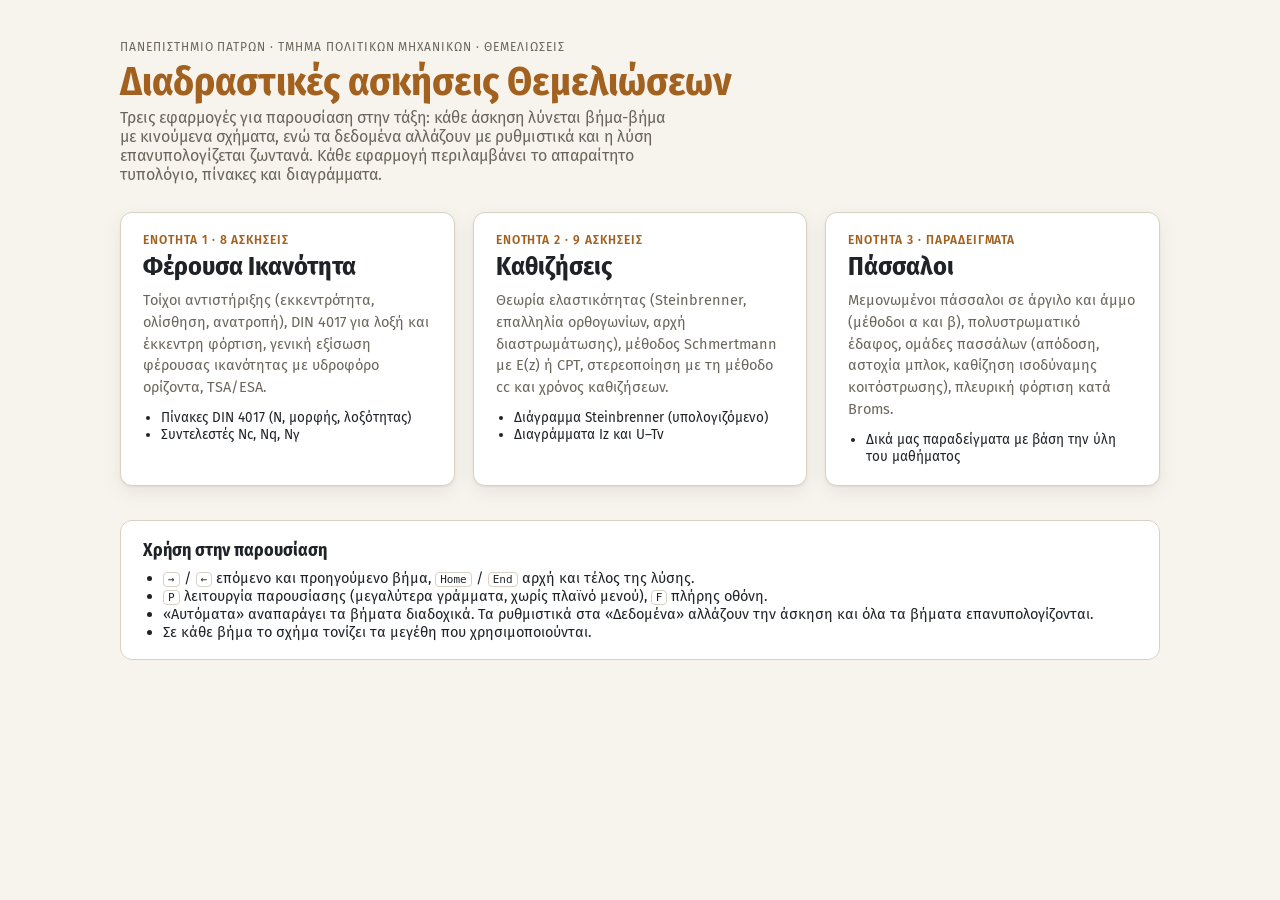
<file: index.html>
<!doctype html>
<html lang="el">
<head>
<meta charset="utf-8">
<meta name="viewport" content="width=device-width, initial-scale=1, viewport-fit=cover">
<title>Θεμελιώσεις · Διαδραστικές ασκήσεις</title>
<link rel="stylesheet" href="https://fonts.googleapis.com/css2?family=Fira+Sans:wght@400;600&family=Fira+Sans+Condensed:wght@600;700&display=swap">
<style>
  :root { --bg:#f7f4ee; --panel:#fff; --fg:#1f2328; --muted:#6b665c; --line:#d9d2c4; --accent:#a2611f; --accent-2:#2a6f97; --shadow:0 1px 2px rgba(0,0,0,.06),0 6px 18px rgba(60,40,10,.08); }
  @media (prefers-color-scheme: dark) { :root:not([data-theme="light"]) { --bg:#15171a; --panel:#1e2126; --fg:#e8e6e1; --muted:#a39d92; --line:#3a3f47; --accent:#d99a4e; --accent-2:#6fb3dd; --shadow:0 1px 2px rgba(0,0,0,.4),0 6px 18px rgba(0,0,0,.35); color-scheme: dark; } }
  :root[data-theme="dark"] { --bg:#15171a; --panel:#1e2126; --fg:#e8e6e1; --muted:#a39d92; --line:#3a3f47; --accent:#d99a4e; --accent-2:#6fb3dd; --shadow:0 1px 2px rgba(0,0,0,.4),0 6px 18px rgba(0,0,0,.35); color-scheme: dark; }
  body { margin:0; background:var(--bg); color:var(--fg); font-family:"Fira Sans","Segoe UI",system-ui,sans-serif; padding-block:40px 60px; padding-left:max(16px, env(safe-area-inset-left, 0px)); padding-right:max(16px, env(safe-area-inset-right, 0px)); }
  .wrap { max-width:1040px; margin:0 auto; }
  .uni { font-size:12px; letter-spacing:.08em; text-transform:uppercase; color:var(--muted); }
  h1 { font-family:"Fira Sans Condensed","Fira Sans",sans-serif; font-size:40px; margin:6px 0 4px; color:var(--accent); line-height:1.1; text-wrap:balance; }
  .lead { color:var(--muted); max-width:62ch; margin:0 0 28px; }
  .cards { display:grid; grid-template-columns:repeat(auto-fit, minmax(280px, 1fr)); gap:18px; }
  a.card { display:block; text-decoration:none; color:inherit; background:var(--panel); border:1px solid var(--line); border-radius:12px; padding:20px 22px; box-shadow:var(--shadow); transition:transform .15s ease, border-color .15s ease; }
  a.card:hover { transform:translateY(-2px); border-color:var(--accent); }
  a.card .n { font-size:12px; letter-spacing:.08em; text-transform:uppercase; color:var(--accent); font-weight:600; }
  a.card h2 { font-family:"Fira Sans Condensed","Fira Sans",sans-serif; font-size:26px; margin:4px 0 8px; }
  a.card p { margin:0; color:var(--muted); font-size:14.5px; line-height:1.5; }
  a.card ul { margin:10px 0 0; padding-left:18px; font-size:13.5px; color:var(--fg); }
  .how { margin-top:34px; background:var(--panel); border:1px solid var(--line); border-radius:12px; padding:18px 22px; font-size:14.5px; }
  .how h3 { margin:0 0 8px; font-family:"Fira Sans Condensed","Fira Sans",sans-serif; font-size:18px; }
  .how ul { margin:0; padding-left:20px; }
  .kbd { font-family:ui-monospace,monospace; font-size:11px; border:1px solid var(--line); border-radius:4px; padding:0 4px; }
</style>
</head>
<body>
<div class="wrap">
  <div class="uni">Πανεπιστήμιο Πατρών · Τμήμα Πολιτικών Μηχανικών · Θεμελιώσεις</div>
  <h1>Διαδραστικές ασκήσεις Θεμελιώσεων</h1>
  <p class="lead">Τρεις εφαρμογές για παρουσίαση στην τάξη: κάθε άσκηση λύνεται βήμα-βήμα με κινούμενα σχήματα, ενώ τα δεδομένα αλλάζουν με ρυθμιστικά και η λύση επανυπολογίζεται ζωντανά. Κάθε εφαρμογή περιλαμβάνει το απαραίτητο τυπολόγιο, πίνακες και διαγράμματα.</p>
  <div class="cards">
    <a class="card" href="bearing.html"><div class="n">Ενότητα 1 · 8 ασκήσεις</div><h2>Φέρουσα Ικανότητα</h2><p>Τοίχοι αντιστήριξης (εκκεντρότητα, ολίσθηση, ανατροπή), DIN 4017 για λοξή και έκκεντρη φόρτιση, γενική εξίσωση φέρουσας ικανότητας με υδροφόρο ορίζοντα, TSA/ESA.</p><ul><li>Πίνακες DIN 4017 (N, μορφής, λοξότητας)</li><li>Συντελεστές Nc, Nq, Nγ</li></ul></a>
    <a class="card" href="settlements.html"><div class="n">Ενότητα 2 · 9 ασκήσεις</div><h2>Καθιζήσεις</h2><p>Θεωρία ελαστικότητας (Steinbrenner, επαλληλία ορθογωνίων, αρχή διαστρωμάτωσης), μέθοδος Schmertmann με E(z) ή CPT, στερεοποίηση με τη μέθοδο cc και χρόνος καθιζήσεων.</p><ul><li>Διάγραμμα Steinbrenner (υπολογιζόμενο)</li><li>Διαγράμματα Iz και U–Tv</li></ul></a>
    <a class="card" href="piles.html"><div class="n">Ενότητα 3 · παραδείγματα</div><h2>Πάσσαλοι</h2><p>Μεμονωμένοι πάσσαλοι σε άργιλο και άμμο (μέθοδοι α και β), πολυστρωματικό έδαφος, ομάδες πασσάλων (απόδοση, αστοχία μπλοκ, καθίζηση ισοδύναμης κοιτόστρωσης), πλευρική φόρτιση κατά Broms.</p><ul><li>Δικά μας παραδείγματα με βάση την ύλη του μαθήματος</li></ul></a>
  </div>
  <div class="how">
    <h3>Χρήση στην παρουσίαση</h3>
    <ul>
      <li><span class="kbd">→</span> / <span class="kbd">←</span> επόμενο και προηγούμενο βήμα, <span class="kbd">Home</span> / <span class="kbd">End</span> αρχή και τέλος της λύσης.</li>
      <li><span class="kbd">P</span> λειτουργία παρουσίασης (μεγαλύτερα γράμματα, χωρίς πλαϊνό μενού), <span class="kbd">F</span> πλήρης οθόνη.</li>
      <li>«Αυτόματα» αναπαράγει τα βήματα διαδοχικά. Τα ρυθμιστικά στα «Δεδομένα» αλλάζουν την άσκηση και όλα τα βήματα επανυπολογίζονται.</li>
      <li>Σε κάθε βήμα το σχήμα τονίζει τα μεγέθη που χρησιμοποιούνται.</li>
    </ul>
  </div>
</div>
</body>
</html>
</file>
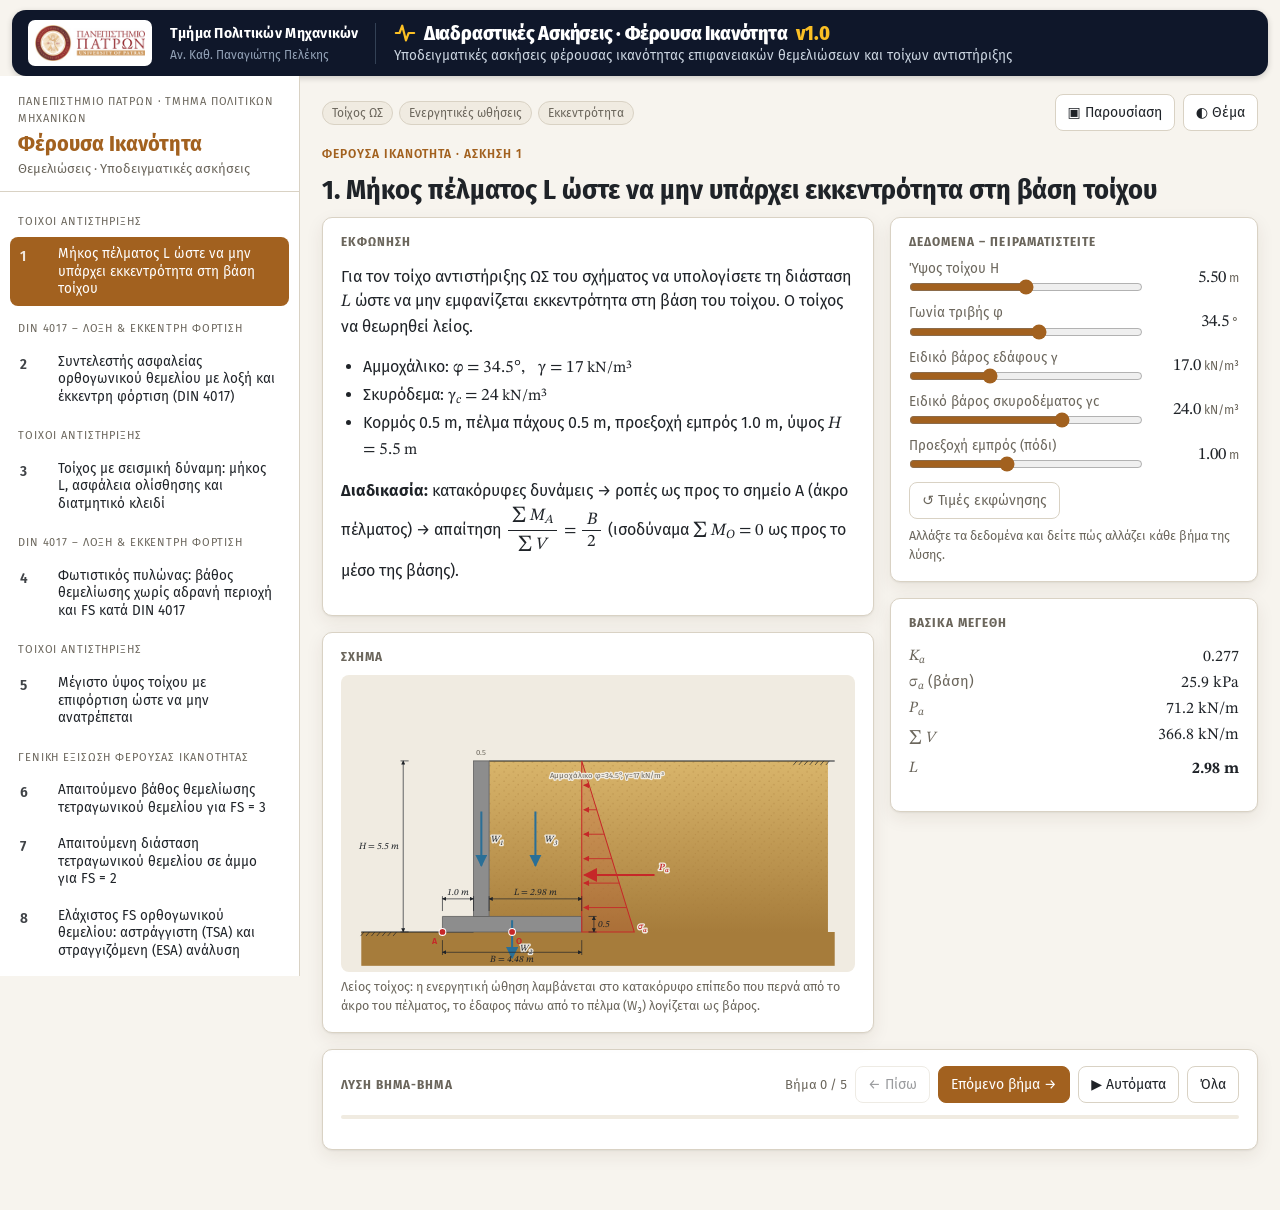
<file: bearing.html>
<!doctype html>
<html lang="el">
<head>
<meta charset="utf-8">
<meta name="viewport" content="width=device-width, initial-scale=1, viewport-fit=cover">
<title>Φέρουσα Ικανότητα · Θεμελιώσεις</title>
<link rel="stylesheet" href="https://fonts.googleapis.com/css2?family=Fira+Sans:ital,wght@0,400;0,600;1,400&family=Fira+Sans+Condensed:wght@600;700&family=STIX+Two+Text:ital,wght@0,400;0,600;1,400&display=swap">
<style>
/* Layout: fixed sidebar of exercises on the left, one exercise at a time on the right.
   Figure + data sliders on top, step-by-step solution below. Presentation mode hides the sidebar and enlarges type. */
:root {
  --bg: #f7f4ee;            /* warm paper */
  --panel: #ffffff;
  --panel-2: #f0ebe1;
  --fg: #1f2328;
  --muted: #6b665c;
  --line: #d9d2c4;
  --accent: #a2611f;        /* ochre: soil */
  --accent-2: #2a6f97;      /* water / steel blue */
  --load: #c62828;          /* loads & pressures */
  --conc: #8d8d8d;          /* concrete */
  --conc-2: #5f5f5f;
  --soil: #d9b56b;
  --soil-2: #a67c3b;
  --clay: #b08968;
  --rock: #6b6b6b;
  --water: #4aa3df;
  --ok: #2e7d32;
  --warn: #d84315;
  --hl: #ffb300;
  --step-bg: #fff8e6;
  --font-ui: "Fira Sans", "Segoe UI", system-ui, sans-serif;
  --font-head: "Fira Sans Condensed", "Fira Sans", "Segoe UI", sans-serif;
  --font-math: "STIX Two Text", "Cambria Math", "Times New Roman", serif;
  --radius: 10px;
  --shadow: 0 1px 2px rgba(0,0,0,.06), 0 6px 18px rgba(60,40,10,.08);
}
@media (prefers-color-scheme: dark) {
  :root:not([data-theme="light"]) {
    --bg: #15171a; --panel: #1e2126; --panel-2: #262a30; --fg: #e8e6e1; --muted: #a39d92; --line: #3a3f47;
    --accent: #d99a4e; --accent-2: #6fb3dd; --load: #ff6b6b; --conc: #9a9a9a; --conc-2: #c9c9c9;
    --soil: #b08d4a; --soil-2: #7a5a2a; --clay: #8a6a4e; --rock: #4a4a4a; --water: #5fb2e8;
    --ok: #66bb6a; --warn: #ff8a65; --hl: #ffc947; --step-bg: #2a2820;
    --shadow: 0 1px 2px rgba(0,0,0,.4), 0 6px 18px rgba(0,0,0,.35);
    color-scheme: dark;
  }
}
:root[data-theme="dark"] {
  --bg: #15171a; --panel: #1e2126; --panel-2: #262a30; --fg: #e8e6e1; --muted: #a39d92; --line: #3a3f47;
  --accent: #d99a4e; --accent-2: #6fb3dd; --load: #ff6b6b; --conc: #9a9a9a; --conc-2: #c9c9c9;
  --soil: #b08d4a; --soil-2: #7a5a2a; --clay: #8a6a4e; --rock: #4a4a4a; --water: #5fb2e8;
  --ok: #66bb6a; --warn: #ff8a65; --hl: #ffc947; --step-bg: #2a2820;
  --shadow: 0 1px 2px rgba(0,0,0,.4), 0 6px 18px rgba(0,0,0,.35);
  color-scheme: dark;
}
* { box-sizing: border-box; }
html, body { height: 100%; }
body { margin: 0; background: var(--bg); color: var(--fg); font-family: var(--font-ui); font-size: 15.5px; line-height: 1.5; }
body::before { content: ""; position: fixed; inset: 0 0 auto; height: env(safe-area-inset-top, 0px); z-index: 10; background: var(--panel); }
h1, h2, h3, h4 { font-family: var(--font-head); line-height: 1.2; text-wrap: balance; margin: 0; }
button { font: inherit; color: inherit; }
a { color: var(--accent-2); }


/* ---------- university header (model: GeoFEM Web Solver) ---------- */
.uhead { display: flex; flex-wrap: wrap; align-items: center; gap: 14px 18px; margin: 10px 12px 0; padding: 10px 16px; background: #0f172a; color: #fff; border-radius: 14px; box-shadow: 0 2px 6px rgba(0,0,0,.18); font-family: var(--font-ui); }
.uhead .ulogo { height: 46px; width: auto; background: #fff; padding: 5px 7px; border-radius: 7px; flex-shrink: 0; }
.uhead .udept { display: flex; flex-direction: column; padding-right: 16px; border-right: 1px solid #334155; white-space: nowrap; }
.uhead .udept b { font-size: 14px; letter-spacing: .02em; }
.uhead .udept span { font-size: 12px; color: #94a3b8; margin-top: 2px; }
.uhead .uapp { flex: 1; min-width: 0; }
.uhead .uapp h1 { display: flex; align-items: center; gap: 8px; font-size: 20px; font-weight: 800; letter-spacing: -.01em; color: #fff; white-space: nowrap; }
.uhead .uapp h1 svg { width: 22px; height: 22px; flex: none; }
.uhead .uapp h1 svg, .uhead .uapp h1 .ver { color: #fbbf24; }
.uhead .uapp p { margin: 2px 0 0; font-size: 13.5px; color: #cbd5e1; line-height: 1.3; }
body.present .uhead { margin: 8px 16px 0; }
@media (max-width: 760px) { .uhead .udept { border-right: 0; padding-right: 0; } .uhead .uapp h1 { white-space: normal; } }

/* ---------- shell ---------- */
.app { display: grid; grid-template-columns: 300px 1fr; min-height: 100%; }
.side { background: var(--panel); border-right: 1px solid var(--line); position: sticky; top: env(safe-area-inset-top, 0px); height: calc(100vh - env(safe-area-inset-top, 0px)); overflow: auto; display: flex; flex-direction: column; }
.brand { padding: 18px 18px 12px; border-bottom: 1px solid var(--line); }
.brand .uni { font-size: 11px; letter-spacing: .08em; text-transform: uppercase; color: var(--muted); }
.brand h1 { font-size: 22px; margin-top: 4px; color: var(--accent); }
.brand .sub { font-size: 13px; color: var(--muted); margin-top: 2px; }
.nav { padding: 10px; display: flex; flex-direction: column; gap: 3px; }
.nav .grp { font-size: 11px; letter-spacing: .08em; text-transform: uppercase; color: var(--muted); padding: 12px 8px 4px; }
.nav button { text-align: left; background: none; border: 0; border-radius: 8px; padding: 8px 10px; cursor: pointer; display: grid; grid-template-columns: 30px 1fr; gap: 8px; align-items: start; }
.nav button:hover { background: var(--panel-2); }
.nav button.on { background: var(--accent); color: #fff; }
.nav button .n { font-family: var(--font-head); font-weight: 600; font-size: 15px; opacity: .85; }
.nav button .t { font-size: 13.5px; line-height: 1.3; }
.side .foot { margin-top: auto; padding: 12px 18px; font-size: 12px; color: var(--muted); border-top: 1px solid var(--line); }
.main { min-width: 0; padding-block: 18px 60px; padding-left: max(22px, env(safe-area-inset-left, 0px)); padding-right: max(22px, env(safe-area-inset-right, 0px)); }
.topbar { display: flex; flex-wrap: wrap; gap: 8px; align-items: center; margin-bottom: 14px; }
.topbar .sp { flex: 1; }
.btn { background: var(--panel); border: 1px solid var(--line); border-radius: 8px; padding: 7px 12px; cursor: pointer; font-size: 14px; display: inline-flex; gap: 6px; align-items: center; }
.btn:hover { border-color: var(--accent); }
.btn.primary { background: var(--accent); color: #fff; border-color: var(--accent); }
.btn:focus-visible, .nav button:focus-visible, input:focus-visible { outline: 2px solid var(--accent-2); outline-offset: 2px; }
.btn[disabled] { opacity: .45; cursor: default; }
.menu-btn { display: none; }

/* ---------- exercise ---------- */
.ex-head { display: flex; flex-wrap: wrap; align-items: baseline; gap: 10px 16px; margin-bottom: 10px; }
.ex-head .kicker { font-size: 12px; letter-spacing: .08em; text-transform: uppercase; color: var(--accent); font-weight: 600; }
.ex-head h2 { font-size: 28px; }
.tags { display: flex; gap: 6px; flex-wrap: wrap; }
.tag { font-size: 12px; background: var(--panel-2); border: 1px solid var(--line); border-radius: 999px; padding: 2px 9px; color: var(--muted); }
.card { background: var(--panel); border: 1px solid var(--line); border-radius: var(--radius); box-shadow: var(--shadow); padding: 16px 18px; min-width: 0; }
.card h3 { font-size: 13px; letter-spacing: .08em; text-transform: uppercase; color: var(--muted); margin-bottom: 10px; }
.grid2 { display: grid; grid-template-columns: minmax(0, 1.5fr) minmax(0, 1fr); gap: 16px; align-items: start; margin-bottom: 16px; }
.statement { font-size: 16px; }
.statement ul, .statement ol { padding-left: 22px; margin: 6px 0; }
.statement li { margin: 2px 0; }
.given { display: grid; grid-template-columns: 1fr auto; gap: 2px 12px; font-size: 14.5px; }
.given dt { color: var(--muted); }
.given dd { margin: 0; font-family: var(--font-math); font-size: 16px; text-align: right; }

/* figure */
.fig-wrap { position: relative; }
.fig { width: 100%; overflow: hidden; border-radius: 8px; background: var(--panel-2); }
.fig svg { display: block; width: 100%; height: auto; max-width: 100%; font-family: var(--font-ui); }
.fig text { fill: var(--fg); font-size: 13px; }
.fig .math { font-family: var(--font-math); font-style: italic; font-size: 14px; }
.fig .lbl-load { fill: var(--load); font-weight: 600; }
.fig .lbl-muted { fill: var(--muted); font-size: 11.5px; }
.fig .lbl-conc { fill: var(--conc-2); }
.fig .lbl-w { fill: #fff; font-weight: 600; }
.fig .conc { fill: var(--conc); stroke: var(--conc-2); stroke-width: 1.2; }
.fig .soil { fill: var(--soil); stroke: none; }
.fig .soil2 { fill: var(--soil-2); }
.fig .clay { fill: var(--clay); }
.fig .rock { fill: var(--rock); }
.fig .water { fill: var(--water); }
.fig .load { stroke: var(--load); fill: var(--load); }
.fig .load-line { stroke: var(--load); fill: none; stroke-width: 2; }
.fig .load-fill { fill: var(--load); fill-opacity: .14; stroke: var(--load); stroke-width: 1.5; }
.fig .weight { stroke: var(--accent-2); fill: var(--accent-2); }
.fig .weight-line { stroke: var(--accent-2); stroke-width: 3; fill: none; }
.fig .dimline { stroke: var(--fg); stroke-width: 1; fill: none; }
.fig .ground { stroke: var(--fg); stroke-width: 1.5; }
.fig .thin { stroke: var(--fg); stroke-width: 1; fill: none; }
.fig .dash { stroke-dasharray: 5 4; }
.fig .pt { fill: var(--load); stroke: #fff; stroke-width: 1.5; }
.fig .pile { fill: var(--conc); stroke: var(--conc-2); stroke-width: 1.2; }
.fig .ok { fill: var(--ok); } .fig .okl { stroke: var(--ok); }
.fig .warnf { fill: var(--warn); } .fig .warnl { stroke: var(--warn); }
.fig .hatch { fill: url(#hatch); }
.fig .blue { stroke: var(--accent-2); fill: none; stroke-width: 2.5; }
.fig .fill-blue { fill: var(--accent-2); fill-opacity: .22; stroke: var(--accent-2); stroke-width: 2; }
.fig .fill-green { fill: var(--ok); fill-opacity: .22; stroke: var(--ok); stroke-width: 2; }
.fig .fill-red { fill: var(--load); fill-opacity: .22; stroke: var(--load); stroke-width: 2; }
.fig .fill-hl { fill: var(--hl); fill-opacity: .3; stroke: var(--hl); stroke-width: 2; }
.fig .grid { stroke: var(--line); stroke-width: .8; }
.fig .axis { stroke: var(--fg); stroke-width: 1.2; }
.fig .curve { fill: none; stroke: var(--accent-2); stroke-width: 2; }
.fig .curve.muted { stroke: var(--muted); stroke-width: 1.2; opacity: .7; }
.fig .curve.hot { stroke: var(--load); stroke-width: 2.6; }
.fig .marker { fill: var(--hl); stroke: var(--fg); stroke-width: 1.5; }
.fig .guide { stroke: var(--load); stroke-width: 1.2; stroke-dasharray: 4 3; fill: none; }

/* highlight / animation */
.fig.focus [data-k] { transition: opacity .4s ease; }
.fig.focus [data-k]:not(.hl) { opacity: .4; }
.fig [data-k].hl { opacity: 1; }
.fig .a-draw { stroke-dasharray: 1600; stroke-dashoffset: 1600; animation: draw 1.1s ease-out forwards; }
.fig .a-fade { animation: fadein .7s ease both; }
.fig .a-pop { transform-box: fill-box; transform-origin: center; animation: pop .6s cubic-bezier(.2,.9,.3,1.3) both; }
.fig .a-down { transform-box: fill-box; transform-origin: top center; animation: growdown .8s ease-out both; }
.fig .a-left { transform-box: fill-box; transform-origin: right center; animation: growleft .8s ease-out both; }
.fig .a-right { transform-box: fill-box; transform-origin: left center; animation: growleft .8s ease-out both; }
.fig .a-sink { animation: sink 1.6s ease-in-out both; }
.fig .a-pulse { animation: pulse 1.4s ease-in-out infinite; }
.fig .a-flow { stroke-dasharray: 6 6; animation: flow 1.2s linear infinite; }
@keyframes draw { to { stroke-dashoffset: 0; } }
@keyframes fadein { from { opacity: 0; } to { opacity: 1; } }
@keyframes pop { from { transform: scale(.6); opacity: 0; } to { transform: scale(1); opacity: 1; } }
@keyframes growdown { from { transform: scaleY(0); } to { transform: scaleY(1); } }
@keyframes growleft { from { transform: scaleX(0); } to { transform: scaleX(1); } }
@keyframes sink { from { transform: translateY(0); } to { transform: translateY(var(--sink, 14px)); } }
@keyframes pulse { 0%, 100% { opacity: 1; } 50% { opacity: .45; } }
@keyframes flow { to { stroke-dashoffset: -24; } }
@media (prefers-reduced-motion: reduce) {
  .fig .a-draw, .fig .a-fade, .fig .a-pop, .fig .a-down, .fig .a-left, .fig .a-right, .fig .a-sink, .fig .a-pulse, .fig .a-flow { animation: none; stroke-dashoffset: 0; }
  .step { animation: none !important; }
}
.fig-cap { font-size: 12.5px; color: var(--muted); margin-top: 6px; }

/* data sliders */
.sliders { display: grid; gap: 8px; }
.sl { display: grid; grid-template-columns: 1fr 86px; grid-template-rows: auto auto; gap: 0 10px; align-items: center; }
.sl label { font-size: 13.5px; color: var(--muted); grid-column: 1; }
.sl .v { grid-column: 2; grid-row: 1 / span 2; font-family: var(--font-math); font-size: 17px; text-align: right; font-variant-numeric: tabular-nums; }
.sl .v small { font-family: var(--font-ui); font-size: 12px; color: var(--muted); margin-left: 3px; }
.sl input[type=range] { grid-column: 1; width: 100%; accent-color: var(--accent); margin: 0; }
.sl.changed label { color: var(--accent); font-weight: 600; }
.sliders-foot { display: flex; gap: 8px; align-items: center; margin-top: 10px; font-size: 12.5px; color: var(--muted); flex-wrap: wrap; }

/* steps */
.steps-head { display: flex; flex-wrap: wrap; gap: 8px; align-items: center; margin-bottom: 12px; }
.steps-head .prog { font-size: 13px; color: var(--muted); font-variant-numeric: tabular-nums; }
.progress { height: 4px; background: var(--panel-2); border-radius: 2px; overflow: hidden; margin-bottom: 14px; }
.progress i { display: block; height: 100%; background: var(--accent); transition: width .4s ease; }
.steps { display: grid; gap: 10px; }
.step { border: 1px solid var(--line); border-left: 4px solid var(--line); border-radius: 8px; padding: 12px 16px; background: var(--panel); animation: stepin .45s ease both; }
.step.cur { border-left-color: var(--accent); background: var(--step-bg); box-shadow: var(--shadow); }
.step.done { opacity: .82; }
.step .st { display: flex; gap: 10px; align-items: baseline; margin-bottom: 6px; }
.step .st .no { font-family: var(--font-head); font-weight: 700; color: var(--accent); font-size: 14px; letter-spacing: .04em; }
.step .st h4 { font-size: 17px; }
.step .body p { margin: 6px 0; }
.step .note { font-size: 13.5px; color: var(--muted); border-top: 1px dashed var(--line); margin-top: 8px; padding-top: 6px; }
@keyframes stepin { from { opacity: 0; transform: translateY(8px); } to { opacity: 1; transform: none; } }
.result { margin-top: 14px; border: 2px solid var(--ok); border-radius: var(--radius); padding: 12px 16px; background: var(--panel); animation: stepin .5s ease both; }
.result h3 { color: var(--ok); }
.result .big { font-family: var(--font-math); font-size: 22px; }
.hint { display: none; }

/* math markup */
.m { font-family: var(--font-math); font-size: 1.08em; white-space: normal; overflow-wrap: anywhere; }
.m .fr, .m .sq, .m sub, .m sup { white-space: nowrap; }
.m i { font-style: italic; }
.m sub, .m sup { font-size: .72em; line-height: 0; }
.m sub { vertical-align: -.25em; } .m sup { vertical-align: .55em; }
.m .fr { display: inline-flex; flex-direction: column; vertical-align: middle; text-align: center; margin: 0 .15em; line-height: 1.15; }
.m .fr > span:first-child { border-bottom: 1.2px solid currentColor; padding: 0 .25em .05em; }
.m .fr > span:last-child { padding: .05em .25em 0; }
.m .sq { display: inline-flex; align-items: stretch; vertical-align: middle; }
.m .sq .sqi { border-top: 1.2px solid currentColor; padding: 0 .2em; margin-left: .05em; }
.m .txt { font-family: var(--font-ui); font-size: .9em; }
.m .u { font-style: normal; font-size: .9em; margin-left: .2em; }
.m .hl { background: var(--hl); color: #1f2328; padding: 0 .3em; border-radius: 4px; font-weight: 600; }
.m .op { padding: 0 .18em; }
.m .big { font-size: 1.35em; vertical-align: -.1em; }
.eq { font-family: var(--font-math); font-size: 1.14em; margin: 8px 0 8px 10px; display: flex; flex-wrap: wrap; gap: 4px 10px; align-items: center; }
.eq { overflow-x: auto; max-width: 100%; padding-bottom: 2px; }
.eq .m { white-space: nowrap; }
.eq .why { font-family: var(--font-ui); font-size: 13px; color: var(--muted); }
.eqs { display: grid; gap: 4px; }

/* tables */
table.tbl { border-collapse: collapse; width: 100%; font-size: 14px; font-variant-numeric: tabular-nums; }
.tbl th, .tbl td { border: 1px solid var(--line); padding: 5px 9px; text-align: center; }
.tbl th { background: var(--panel-2); font-weight: 600; }
.tbl td:first-child, .tbl th:first-child { text-align: left; }
.tbl tr.hot td { background: var(--step-bg); font-weight: 600; }
.tbl .m { font-size: 1em; }
.tbl-wrap { overflow-x: auto; }

/* formula sheet */
.sheet { display: grid; grid-template-columns: repeat(auto-fit, minmax(340px, 1fr)); gap: 16px; }
.sheet .card h3 { color: var(--accent); font-size: 15px; letter-spacing: 0; text-transform: none; font-family: var(--font-head); }
.sheet .card .eq { margin-left: 4px; }
.sheet .card p { margin: 4px 0; font-size: 14px; }
.sheet .card .who { font-size: 12.5px; color: var(--muted); }
.wide, .sheet .card:has(table) { grid-column: 1 / -1; }
.sheet .card:has(table) .tbl { width: auto; min-width: 50%; }

/* presentation mode */
body.present .side { display: none; }
body.present .app { grid-template-columns: 1fr; }
body.present .main { font-size: 18px; padding-left: max(40px, env(safe-area-inset-left, 0px)); padding-right: max(40px, env(safe-area-inset-right, 0px)); max-width: 1500px; margin: 0 auto; }
body.present .ex-head h2 { font-size: 36px; }
body.present .step .st h4 { font-size: 21px; }
body.present .eq { font-size: 1.25em; }
body.present .menu-btn { display: inline-flex; }

@media (max-width: 980px) {
  .app { grid-template-columns: 1fr; }
  .side { position: fixed; z-index: 20; left: 0; top: env(safe-area-inset-top, 0px); width: min(320px, 86vw); transform: translateX(-105%); transition: transform .3s ease; box-shadow: var(--shadow); }
  .side.open { transform: none; }
  .menu-btn { display: inline-flex; }
  .grid2 { grid-template-columns: 1fr; }
  .main { padding-left: max(16px, env(safe-area-inset-left, 0px)); padding-right: max(16px, env(safe-area-inset-right, 0px)); }
  .sheet { grid-template-columns: 1fr; }
}
.kbd { font-family: ui-monospace, monospace; font-size: 11px; border: 1px solid var(--line); border-radius: 4px; padding: 0 4px; background: var(--panel-2); }

</style>
<script>
/* ============================================================
   Engine for interactive foundation-engineering exercises
   (shared by the bearing-capacity, settlement and pile apps)
   ============================================================ */
'use strict';

/* ---------- numbers ---------- */
function fmt(x, d) {
  if (d === undefined) d = 2;
  if (x === undefined || x === null || isNaN(x)) return '–';
  if (!isFinite(x)) return '∞';
  var s = Number(x).toFixed(d);
  if (s === '-0' || /^-0\.0*$/.test(s)) s = s.slice(1);
  return s;
}
function sig(x, n) { // significant-ish: adaptive decimals
  var a = Math.abs(x);
  if (a >= 1000) return fmt(x, 0);
  if (a >= 100) return fmt(x, 1);
  if (a >= 10) return fmt(x, 2);
  return fmt(x, n === undefined ? 3 : n);
}
var DEG = Math.PI / 180;
var tand = function (a) { return Math.tan(a * DEG); };
var sind = function (a) { return Math.sin(a * DEG); };
var cosd = function (a) { return Math.cos(a * DEG); };
function interp(xs, ys, x) {
  if (x <= xs[0]) return ys[0];
  if (x >= xs[xs.length - 1]) return ys[ys.length - 1];
  for (var i = 1; i < xs.length; i++) if (x <= xs[i]) {
    var t = (x - xs[i - 1]) / (xs[i] - xs[i - 1]);
    return ys[i - 1] + t * (ys[i] - ys[i - 1]);
  }
  return ys[ys.length - 1];
}
/* bisection solve f(x)=0 on [a,b] */
function solve(f, a, b, tol) {
  tol = tol || 1e-6; var fa = f(a), fb = f(b);
  if (fa * fb > 0) { // try to expand
    for (var k = 0; k < 40 && fa * fb > 0; k++) { b += (b - a); fb = f(b); }
    if (fa * fb > 0) return NaN;
  }
  for (var i = 0; i < 80; i++) { var m = (a + b) / 2, fm = f(m); if (Math.abs(fm) < tol) return m; if (fa * fm < 0) { b = m; fb = fm; } else { a = m; fa = fm; } }
  return (a + b) / 2;
}

/* ---------- math markup (mini TeX -> HTML) ----------
   Supported: _x _{..} ^x ^{..} \frac{a}{b} \sqrt{a} \text{..} \unit{..} \hl{..}
   \cdot \times \Rightarrow \to \le \ge \approx \ne \pm \sum \int \deg \inf \, \;
   Single latin letters are italic, longer latin words (tan, sin, log, net, ult, max ...) upright.
   Greek letters are typed directly. */
var TEXSYM = { cdot: '·', times: '×', Rightarrow: '<span class="op">⇒</span>', to: '→', le: '≤', ge: '≥', approx: '≈', ne: '≠', pm: '±', sum: '<span class="big">Σ</span>', int: '<span class="big">∫</span>', deg: '°', inf: '∞', ',': '&thinsp;', ';': '&ensp;', lt: '&lt;', gt: '&gt;', gg: '≫', ll: '≪', prime: '′', leftarrow: '←', Leftrightarrow: '⇔', ldots: '…', pi: 'π', theta: 'θ', phi: 'φ', gamma: 'γ', sigma: 'σ', tau: 'τ', alpha: 'α', beta: 'β', delta: 'δ', Delta: 'Δ', nu: 'ν', mu: 'μ', eta: 'η', lambda: 'λ', rho: 'ρ', omega: 'ω', xi: 'ξ', Sigma: 'Σ', ' ': ' ', '%': '%', '{': '{', '}': '}', quad: '&ensp;', qquad: '&emsp;', tan: 'tan', sin: 'sin', cos: 'cos', cot: 'cot', log: 'log', ln: 'ln', exp: 'exp', arctan: 'arctan', max: 'max', min: 'min', e: 'e' };
function esc(s) { return String(s).replace(/&/g, '&amp;').replace(/</g, '&lt;').replace(/>/g, '&gt;'); }
function tex(src) {
  var s = String(src), i = 0;
  function readGroup() { // assumes s[i]=='{'
    var depth = 0, start = i + 1;
    for (; i < s.length; i++) { if (s[i] === '{') depth++; else if (s[i] === '}') { depth--; if (depth === 0) { var g = s.slice(start, i); i++; return g; } } }
    return s.slice(start);
  }
  function readArg() { if (i >= s.length) return ''; if (s[i] === '{') return readGroup(); var c = s[i++]; return c; }
  function parseRun(txt) { // latin letter runs
    if (txt.length === 1) return '<i>' + txt + '</i>';
    return txt;
  }
  var out = '';
  while (i < s.length) {
    var c = s[i];
    if (c === '\\') {
      i++;
      var m = /^[A-Za-z]+/.exec(s.slice(i));
      var name;
      if (m) { name = m[0]; i += name.length; } else { name = s[i]; i++; }
      if (name === 'frac') { var a = readArg(); var b = readArg(); out += '<span class="fr"><span>' + tex(a) + '</span><span>' + tex(b) + '</span></span>'; }
      else if (name === 'sqrt') { var g = readArg(); out += '<span class="sq">√<span class="sqi">' + tex(g) + '</span></span>'; }
      else if (name === 'text') { out += '<span class="txt">' + esc(readArg()) + '</span>'; }
      else if (name === 'unit') { out += '<span class="u">' + esc(readArg()) + '</span>'; }
      else if (name === 'hl') { out += '<span class="hl">' + tex(readArg()) + '</span>'; }
      else if (name === 'b') { out += '<b>' + tex(readArg()) + '</b>'; }
      else if (name === 'left' || name === 'right') { /* ignore, next char printed */ }
      else if (TEXSYM[name] !== undefined) out += TEXSYM[name];
      else out += esc('\\' + name);
    } else if (c === '_' || c === '^') {
      i++; var arg = readArg(); out += (c === '_' ? '<sub>' : '<sup>') + tex(arg) + (c === '_' ? '</sub>' : '</sup>');
    } else if (c === '{') { out += tex(readGroup()); }
    else if (c === '}') { i++; }
    else if (/[A-Za-z]/.test(c)) { var mm = /^[A-Za-z]+/.exec(s.slice(i)); i += mm[0].length; out += parseRun(mm[0]); }
    else { out += esc(c); i++; }
  }
  return out;
}
function m(src) { return '<span class="m">' + tex(src) + '</span>'; }
function eq(src, why) { return '<div class="eq"><span class="m">' + tex(src) + '</span>' + (why ? '<span class="why">' + why + '</span>' : '') + '</div>'; }
function eqs(list) { return '<div class="eqs">' + list.map(function (x) { return Array.isArray(x) ? eq(x[0], x[1]) : eq(x); }).join('') + '</div>'; }
function p(html) { return '<p>' + html + '</p>'; }
function note(html) { return '<div class="note">' + html + '</div>'; }
function table(head, rows, hotRow) {
  var h = '<div class="tbl-wrap"><table class="tbl"><thead><tr>' + head.map(function (x) { return '<th>' + x + '</th>'; }).join('') + '</tr></thead><tbody>';
  rows.forEach(function (r, idx) { h += '<tr' + (idx === hotRow ? ' class="hot"' : '') + '>' + r.map(function (x) { return '<td>' + x + '</td>'; }).join('') + '</tr>'; });
  return h + '</tbody></table></div>';
}

/* ---------- SVG helpers (all return strings) ---------- */
var SVG = {
  open: function (w, h, extra) {
    return '<svg viewBox="0 0 ' + w + ' ' + h + '" role="img" ' + (extra || '') + '>' +
      '<defs>' +
      '<marker id="arL" viewBox="0 0 10 10" refX="9" refY="5" markerWidth="7" markerHeight="7" orient="auto-start-reverse"><path d="M0,0 L10,5 L0,10 z" fill="var(--load)"/></marker>' +
      '<marker id="arW" viewBox="0 0 10 10" refX="9" refY="5" markerWidth="6" markerHeight="6" orient="auto-start-reverse"><path d="M0,0 L10,5 L0,10 z" fill="var(--accent-2)"/></marker>' +
      '<marker id="arF" viewBox="0 0 10 10" refX="9" refY="5" markerWidth="6" markerHeight="6" orient="auto-start-reverse"><path d="M0,0 L10,5 L0,10 z" fill="var(--fg)"/></marker>' +
      '<marker id="dot" viewBox="0 0 10 10" refX="5" refY="5" markerWidth="5" markerHeight="5"><circle cx="5" cy="5" r="4" fill="var(--fg)"/></marker>' +
      '<pattern id="hatch" width="8" height="8" patternUnits="userSpaceOnUse" patternTransform="rotate(45)"><line x1="0" y1="0" x2="0" y2="8" stroke="var(--fg)" stroke-width="1" opacity=".55"/></pattern>' +
      '<pattern id="hatch2" width="10" height="10" patternUnits="userSpaceOnUse" patternTransform="rotate(-45)"><line x1="0" y1="0" x2="0" y2="10" stroke="var(--ok)" stroke-width="1.2"/></pattern>' +
      '<pattern id="sandp" width="14" height="14" patternUnits="userSpaceOnUse"><circle cx="3" cy="3" r="1" fill="var(--soil-2)" opacity=".6"/><circle cx="10" cy="8" r="1" fill="var(--soil-2)" opacity=".6"/><circle cx="6" cy="12" r=".8" fill="var(--soil-2)" opacity=".6"/></pattern>' +
      '<pattern id="clayp" width="16" height="8" patternUnits="userSpaceOnUse"><line x1="0" y1="4" x2="10" y2="4" stroke="var(--soil-2)" stroke-width="1" opacity=".5"/></pattern>' +
      '<linearGradient id="soilg" x1="0" y1="0" x2="0" y2="1"><stop offset="0" stop-color="var(--soil)"/><stop offset="1" stop-color="var(--soil-2)"/></linearGradient>' +
      '<linearGradient id="clayg" x1="0" y1="0" x2="0" y2="1"><stop offset="0" stop-color="var(--clay)"/><stop offset="1" stop-color="var(--soil-2)"/></linearGradient>' +
      '<linearGradient id="rockg" x1="0" y1="0" x2="0" y2="1"><stop offset="0" stop-color="var(--rock)"/><stop offset="1" stop-color="#2b2b2b"/></linearGradient>' +
      '</defs>';
  },
  close: function () { return '</svg>'; },
  /* soil mass with gradient; type: 'sand' | 'clay' | 'rock' */
  soil: function (x, y, w, h, type, attrs) {
    var fill = type === 'clay' ? 'url(#clayg)' : type === 'rock' ? 'url(#rockg)' : 'url(#soilg)';
    var pat = type === 'clay' ? 'url(#clayp)' : type === 'rock' ? '' : 'url(#sandp)';
    return '<g ' + (attrs || '') + '><rect x="' + x + '" y="' + y + '" width="' + w + '" height="' + h + '" fill="' + fill + '"/>' + (pat ? '<rect x="' + x + '" y="' + y + '" width="' + w + '" height="' + h + '" fill="' + pat + '"/>' : '') + '</g>';
  },
  /* ground surface line with little hatch ticks on the right side */
  ground: function (x1, x2, y, tickSide) {
    var s = '<line class="ground" x1="' + x1 + '" y1="' + y + '" x2="' + x2 + '" y2="' + y + '"/>';
    var from = tickSide === 'left' ? x1 : x2 - 60, to = tickSide === 'left' ? x1 + 60 : x2;
    for (var x = from + 4; x < to; x += 8) s += '<line class="thin" x1="' + x + '" y1="' + y + '" x2="' + (x - 5) + '" y2="' + (y + 6) + '"/>';
    return s;
  },
  rect: function (x, y, w, h, cls, attrs) { return '<rect x="' + x + '" y="' + y + '" width="' + w + '" height="' + h + '" class="' + (cls || '') + '" ' + (attrs || '') + '/>'; },
  poly: function (pts, cls, attrs) { return '<polygon points="' + pts.map(function (p) { return p.join(','); }).join(' ') + '" class="' + (cls || '') + '" ' + (attrs || '') + '/>'; },
  line: function (x1, y1, x2, y2, cls, attrs) { return '<line x1="' + x1 + '" y1="' + y1 + '" x2="' + x2 + '" y2="' + y2 + '" class="' + (cls || 'thin') + '" ' + (attrs || '') + '/>'; },
  circle: function (cx, cy, r, cls, attrs) { return '<circle cx="' + cx + '" cy="' + cy + '" r="' + r + '" class="' + (cls || '') + '" ' + (attrs || '') + '/>'; },
  text: function (x, y, str, cls, attrs) { return '<text x="' + x + '" y="' + y + '" class="' + (cls || '') + '" ' + (attrs || '') + '>' + str + '</text>'; },
  /* arrow with head; kind: 'load' (red) | 'weight' (blue) | 'fg' */
  arrow: function (x1, y1, x2, y2, kind, attrs, width) {
    var mk = kind === 'load' ? 'arL' : kind === 'weight' ? 'arW' : 'arF';
    var stroke = kind === 'load' ? 'var(--load)' : kind === 'weight' ? 'var(--accent-2)' : 'var(--fg)';
    return '<line x1="' + x1 + '" y1="' + y1 + '" x2="' + x2 + '" y2="' + y2 + '" stroke="' + stroke + '" stroke-width="' + (width || 3) + '" marker-end="url(#' + mk + ')" ' + (attrs || '') + '/>';
  },
  /* dimension line between two points with text; off = offset perpendicular (px). horizontal if y1==y2 */
  dim: function (x1, y1, x2, y2, label, off, attrs) {
    off = off || 0;
    var horiz = Math.abs(y1 - y2) < 0.01;
    var s = '<g class="dimg" ' + (attrs || '') + '>';
    if (horiz) {
      var y = y1 + off;
      s += '<line class="dimline" x1="' + x1 + '" y1="' + y1 + '" x2="' + x1 + '" y2="' + (y + (off > 0 ? 4 : -4)) + '"/><line class="dimline" x1="' + x2 + '" y1="' + y2 + '" x2="' + x2 + '" y2="' + (y + (off > 0 ? 4 : -4)) + '"/>';
      s += '<line class="dimline" x1="' + x1 + '" y1="' + y + '" x2="' + x2 + '" y2="' + y + '" marker-start="url(#arF)" marker-end="url(#arF)"/>';
      s += '<text x="' + ((x1 + x2) / 2) + '" y="' + (y + (off >= 0 ? 15 : -5)) + '" text-anchor="middle" class="math">' + label + '</text>';
    } else {
      var x = x1 + off;
      s += '<line class="dimline" x1="' + x1 + '" y1="' + y1 + '" x2="' + (x + (off > 0 ? 4 : -4)) + '" y2="' + y1 + '"/><line class="dimline" x1="' + x2 + '" y1="' + y2 + '" x2="' + (x + (off > 0 ? 4 : -4)) + '" y2="' + y2 + '"/>';
      s += '<line class="dimline" x1="' + x + '" y1="' + y1 + '" x2="' + x + '" y2="' + y2 + '" marker-start="url(#arF)" marker-end="url(#arF)"/>';
      s += '<text x="' + (x + (off >= 0 ? 6 : -6)) + '" y="' + ((y1 + y2) / 2 + 4) + '" text-anchor="' + (off >= 0 ? 'start' : 'end') + '" class="math">' + label + '</text>';
    }
    return s + '</g>';
  },
  /* uniformly distributed load arrows pointing down onto y from y-len, spanning x1..x2 */
  udl: function (x1, x2, y, len, label, attrs, n) {
    n = n || Math.max(3, Math.round((x2 - x1) / 18));
    var s = '<g class="udl" ' + (attrs || '') + '><line class="load-line" x1="' + x1 + '" y1="' + (y - len) + '" x2="' + x2 + '" y2="' + (y - len) + '"/>';
    for (var k = 0; k <= n; k++) { var x = x1 + (x2 - x1) * k / n; s += '<line x1="' + x + '" y1="' + (y - len) + '" x2="' + x + '" y2="' + (y - 2) + '" stroke="var(--load)" stroke-width="1.6" marker-end="url(#arL)"/>'; }
    if (label) s += '<text x="' + ((x1 + x2) / 2) + '" y="' + (y - len - 6) + '" text-anchor="middle" class="lbl-load math">' + label + '</text>';
    return s + '</g>';
  },
  /* horizontal pressure diagram (triangle/trapezoid) acting on face at x, from yTop..yBot, widths wTop..wBot (px) extending to the right (side=+1) or left (-1) */
  pressure: function (x, yTop, yBot, wTop, wBot, side, cls, attrs, nArrows) {
    side = side || 1; cls = cls || 'load-fill';
    var pts = [[x, yTop], [x + side * wTop, yTop], [x + side * wBot, yBot], [x, yBot]];
    var s = '<g ' + (attrs || '') + '>' + SVG.poly(pts, cls);
    var n = nArrows === undefined ? 5 : nArrows;
    for (var k = 1; k <= n; k++) { var t = k / (n + 1), y = yTop + (yBot - yTop) * t, w = wTop + (wBot - wTop) * t; if (w > 6) s += '<line x1="' + (x + side * w) + '" y1="' + y + '" x2="' + (x + side * 3) + '" y2="' + y + '" stroke="var(--load)" stroke-width="1.3" marker-end="url(#arL)"/>'; }
    return s + '</g>';
  },
  /* water table symbol at (x,y) */
  wt: function (x, y) {
    return '<g class="wtsym"><polygon points="' + (x - 7) + ',' + (y - 10) + ' ' + (x + 7) + ',' + (y - 10) + ' ' + x + ',' + y + '" fill="var(--water)"/><line x1="' + (x - 10) + '" y1="' + (y + 3) + '" x2="' + (x + 10) + '" y2="' + (y + 3) + '" stroke="var(--water)" stroke-width="1.5"/><line x1="' + (x - 6) + '" y1="' + (y + 7) + '" x2="' + (x + 6) + '" y2="' + (y + 7) + '" stroke="var(--water)" stroke-width="1.5"/></g>';
  },
  /* label with small background box */
  label: function (x, y, str, cls, anchor) {
    return '<text x="' + x + '" y="' + y + '" text-anchor="' + (anchor || 'middle') + '" class="' + (cls || '') + '" paint-order="stroke" stroke="var(--panel-2)" stroke-width="4" stroke-linejoin="round">' + str + '</text>';
  },
  point: function (x, y, name, dx, dy) { return SVG.circle(x, y, 5, 'pt') + (name ? SVG.text(x + (dx === undefined ? 8 : dx), y + (dy === undefined ? 5 : dy), name, 'lbl-load') : ''); }
};
/* sub/sup inside SVG text: returns tspans */
function tsub(base, sub) { return base + '<tspan dy="4" font-size="10">' + sub + '</tspan><tspan dy="-4"> </tspan>'; }

/* ---------- Geotechnical functions ---------- */
var GEO = {
  Ka: function (phi) { return Math.pow(tand(45 - phi / 2), 2); },
  Kp: function (phi) { return Math.pow(tand(45 + phi / 2), 2); },
  /* Prandtl/Reissner Nq, Nc; Hansen Nγ (used in exercises 6-8) */
  Nq: function (phi) { if (phi <= 0) return 1; return Math.exp(Math.PI * tand(phi)) * Math.pow(tand(45 + phi / 2), 2); },
  Nc: function (phi) { if (phi <= 0.001) return 5.14; return (GEO.Nq(phi) - 1) / tand(phi); },
  Ng: function (phi) { if (phi <= 0) return 0; return 1.5 * (GEO.Nq(phi) - 1) * tand(phi); },         // Hansen
  NgVesic: function (phi) { if (phi <= 0) return 0; return 2 * (GEO.Nq(phi) + 1) * tand(phi); },
  /* DIN 4017 table as printed in the course notes (rounded). Nb(DIN) = (Nd-1) tanφ */
  DIN_TAB: [[0, 5.0, 1.0, 0.0], [5, 6.5, 1.5, 0.0], [10, 8.5, 2.5, 0.5], [15, 11.0, 4.0, 1.0], [20, 15.0, 6.5, 2.0], [22.5, 17.5, 8.0, 3.0], [25, 20.5, 10.5, 4.5], [27.5, 25.0, 14.0, 7.0], [30, 30.0, 18.0, 10.0], [32.5, 37.0, 25.0, 15.0], [35, 46.0, 33.0, 23.0], [37.5, 58.0, 46.0, 34.0], [40, 75.0, 64.0, 53.0], [42.5, 99.0, 92.0, 83.0]],
  din: function (phi) { // interpolated from the course table
    var t = GEO.DIN_TAB, xs = t.map(function (r) { return r[0]; });
    return { Nc: interp(xs, t.map(function (r) { return r[1]; }), phi), Nd: interp(xs, t.map(function (r) { return r[2]; }), phi), Nb: interp(xs, t.map(function (r) { return r[3]; }), phi) };
  },
  dinExact: function (phi) { var Nd = GEO.Nq(phi); return { Nc: phi > 0 ? (Nd - 1) / tand(phi) : 5.14, Nd: Nd, Nb: phi > 0 ? (Nd - 1) * tand(phi) : 0 }; },
  /* DIN 4017 shape factors: shape 'strip' | 'rect' | 'square' */
  dinShape: function (shape, B, L, phi, Nd) {
    if (shape === 'strip') return { Vc: 1, Vd: 1, Vb: 1 };
    var BL = shape === 'square' ? 1 : B / L;
    var Vd = 1 + BL * sind(phi), Vb = 1 - 0.3 * BL;
    var Vc = phi > 0 ? (Vd * Nd - 1) / (Nd - 1) : 1 + 0.2 * BL;
    return { Vc: Vc, Vd: Vd, Vb: Vb };
  },
  /* Steinbrenner influence factor f for corner of flexible rectangle L×B on layer of depth z, ν=0.3 : ρ = qB/E · f */
  steinF: function (LB, zB, nu) {
    nu = nu === undefined ? 0.3 : nu;
    var mm = LB, n = zB;
    if (n <= 0) return 0;
    var s1 = Math.sqrt(mm * mm + 1), s2 = Math.sqrt(mm * mm + n * n), s3 = Math.sqrt(mm * mm + n * n + 1), s4 = Math.sqrt(1 + n * n);
    var A0 = mm * Math.log((1 + s1) * s2 / (mm * (1 + s3)));
    var A1 = Math.log((mm + s1) * s4 / (mm + s3));
    var F1 = (A0 + A1) / Math.PI;
    var F2 = (n / (2 * Math.PI)) * Math.atan(mm / (n * s3));
    var Is = F1 + (1 - 2 * nu) / (1 - nu) * F2;
    return (1 - nu * nu) * Is;
  },
  /* Corner factor for a layer of thickness H whose modulus increases linearly with depth:
     E(z) = E0 (1 + K z/H), K = (E_H - E0)/E0, ρ = q B f / E0, read at z/B = H/B.
     Vertical strains of the homogeneous half-space integrated over the layer (Steinbrenner assumption):
     f_K(n) = f(n)/(1+K) + (K/n) ∫0..n f(ζ)/(1+Kζ/n)² dζ, with ζ = n t² and Simpson's rule. K = 0 gives steinF. */
  steinFK: function (LB, zB, K, nu) {
    nu = nu === undefined ? 0.3 : nu;
    if (zB <= 0) return 0;
    var f0 = GEO.steinF(LB, zB, nu);
    if (!K) return f0;
    var N = 96, h = 1 / N, sum = 0;
    for (var i = 1; i <= N; i++) { var t = i * h, w = i === N ? 1 : (i % 2 ? 4 : 2); sum += w * GEO.steinF(LB, zB * t * t, nu) * 2 * t / Math.pow(1 + K * t * t, 2); }
    return f0 / (1 + K) + K * sum * h / 3;
  },
  /* Schmertmann strain influence factor: type 'strip' (L/B>=10) or 'square'. z measured from foundation level, B width */
  schIz: function (z, B, type, Izmax) {
    Izmax = Izmax === undefined ? 0.6 : Izmax;
    var zp = type === 'strip' ? B : B / 2, zmax = type === 'strip' ? 4 * B : 2 * B, I0 = type === 'strip' ? 0.2 : 0.1;
    if (z < 0) return 0;
    if (z <= zp) return I0 + (Izmax - I0) * z / zp;
    if (z <= zmax) return Izmax * (zmax - z) / (zmax - zp);
    return 0;
  },
  /* Terzaghi one-dimensional consolidation: average degree U -> Tv */
  Tv: function (U) { if (U < 0.6) return Math.PI / 4 * U * U; return -0.933 * Math.log10(1 - U) - 0.085; },
  U: function (Tv) { return solve(function (u) { return GEO.Tv(u) - Tv; }, 0.0001, 0.9999, 1e-7); },
  /* Converse–Labarre group efficiency: n rows (m x n piles), D diameter, s spacing */
  converseLabarre: function (mRows, nCols, D, s) { var th = Math.atan(D / s) / DEG; return 1 - th * ((nCols - 1) * mRows + (mRows - 1) * nCols) / (90 * mRows * nCols); }
};

/* ---------- charts (SVG strings) ---------- */
var CHART = {
  /* Steinbrenner chart: f (x) vs z/B (y, downward). points: [{LB, zB, name}] marked.
     opts.K / opts.nu: nomograph for linearly increasing modulus E(z) = E0(1 + K z/H) and Poisson ratio ν
     (GEO.steinFK); without them the classic chart (K = 0, ν = 0.3) is drawn. opts.dec: decimals of the readings. */
  steinbrenner: function (points, opts) {
    opts = opts || {}; var W = 520, H = 420, L = 60, T = 40, R = 30, Bm = 30, pw = W - L - R, ph = H - T - Bm;
    var gen = opts.K !== undefined || opts.nu !== undefined, Kk = opts.K || 0, nu = opts.nu === undefined ? 0.3 : opts.nu, dec = opts.dec || 2;
    var F = function (LB, zB) { return gen ? GEO.steinFK(LB, zB, Kk, nu) : GEO.steinF(LB, zB); };
    var curves = [1, 2, 3, 5, 10, 1000];
    var names = ['1', '2', '3', '5', '10', '∞'];
    var fmax = 1.0, fstep = 0.1, zmax = 20;
    if (gen) { // horizontal axis fitted to the family of curves
      var top = 0; curves.forEach(function (LB) { top = Math.max(top, F(LB, zmax)); });
      (points || []).forEach(function (pt) { top = Math.max(top, F(pt.LB, pt.zB)); });
      top *= 1.02; var cand = [0.02, 0.05, 0.1, 0.2, 0.5, 1, 2, 5, 10, 20, 50];
      for (var ck = 0; ck < cand.length; ck++) { fstep = cand[ck]; if (top / fstep <= 10) break; }
      fmax = Math.max(fstep, Math.ceil(top / fstep - 1e-9) * fstep);
    }
    var X = function (f) { return L + f / fmax * pw; }, Y = function (zB) { return T + zB / zmax * ph; };
    var s = SVG.open(W, H, 'aria-label="Διάγραμμα Steinbrenner: συντελεστής f συναρτήσει z/B για διάφορα L/B' + (gen ? ', K = ' + fmt(Kk, 2) + ', ν = ' + fmt(nu, 1) : '') + '"');
    for (var k = 0; k * fstep <= fmax + 1e-9; k++) { var f = k * fstep; s += SVG.line(X(f), T, X(f), T + ph, 'grid') + SVG.text(X(f), T - 8, fmt(f, fstep < 0.1 ? 2 : fstep < 1 ? 1 : 0), 'lbl-muted', 'text-anchor="middle"'); }
    for (var z = 0; z <= 20; z += 2) s += SVG.line(L, Y(z), L + pw, Y(z), 'grid') + SVG.text(L - 8, Y(z) + 4, z, 'lbl-muted', 'text-anchor="end"');
    s += SVG.rect(L, T, pw, ph, 'thin');
    s += SVG.text(L + pw / 2, 14, 'συντελεστής επιρροής f' + (gen ? '  (K = ' + fmt(Kk, 2) + ',  ν = ' + fmt(nu, 1) + ')' : ''), gen ? 'lbl-load' : 'lbl-muted', 'text-anchor="middle"');
    s += '<text transform="translate(16,' + (T + ph / 2) + ') rotate(-90)" text-anchor="middle" class="lbl-muted">' + (gen ? 'z/B′ = H/B′' : 'z/B') + '</text>';
    var path = function (LB) { var d = ''; for (var zB = 0.05; zB <= zmax + 0.001; zB += 0.25) { var fv = F(LB, zB); d += (d ? ' L' : 'M') + X(fv).toFixed(1) + ',' + Y(zB).toFixed(1); } return d; };
    var isStd = function (LB) { return LB >= 50 || curves.some(function (c) { return Math.abs(c - LB) < 0.01; }); };
    curves.forEach(function (LB, ci) {
      var hot = points && points.some(function (pt) { return Math.abs(pt.LB - LB) < 0.01 || (LB === 1000 && pt.LB >= 50); });
      s += '<path d="' + path(LB) + '" class="curve ' + (hot ? 'hot' : 'muted') + '"/>';
      var zl = zmax - 1.2 * ci, fe = F(LB, zl);
      var lx = X(fe) + (ci >= 3 ? 34 : 0); if (gen) lx = Math.min(lx, L + pw - 30);   // keep the label inside the frame
      s += SVG.label(lx, Y(zl) - 6, 'L/B=' + names[ci], 'lbl-muted', 'middle');
    });
    // interpolated curve (dashed) through each reading whose L/B is not one of the drawn curves
    if (gen) (points || []).forEach(function (pt) { if (!isStd(pt.LB)) s += '<path d="' + path(pt.LB) + '" class="curve hot" style="stroke-width:1.6;stroke-dasharray:6 4"/>'; });
    var placed = [];
    (points || []).forEach(function (pt) {
      var fv = F(pt.LB, pt.zB), txt = (pt.name ? pt.name + ': ' : '') + 'f = ' + fmt(fv, dec), lx = X(fv) + 10, ly = Y(pt.zB) - 8;
      // keep the labels of neighbouring readings apart
      [-8, 20, -24, 36].some(function (dy) { ly = Y(pt.zB) + dy; return !placed.some(function (q) { return Math.abs(q[1] - ly) < 15 && Math.abs(q[0] - lx) < 8 * txt.length; }); });
      placed.push([lx, ly]);
      s += '<path d="M' + X(0) + ',' + Y(pt.zB) + ' L' + X(fv) + ',' + Y(pt.zB) + ' L' + X(fv) + ',' + Y(0) + '" class="guide a-draw"/>';
      s += SVG.circle(X(fv), Y(pt.zB), 6, 'marker a-pop');
      s += SVG.label(lx, ly, txt, 'lbl-load', 'start');
    });
    return s + SVG.close();
  },
  /* Schmertmann Iz diagram for a given B/type with layer midpoints marked. layers: [{z, Iz}] (z from foundation level) */
  schmertmann: function (B, type, Izmax, layers, zTop) {
    zTop = zTop || 0; var zmax = type === 'strip' ? 4 * B : 2 * B;
    var W = 360, H = 420, L = 50, T = 36, R = 20, Bm = 24, pw = W - L - R, ph = H - T - Bm;
    var X = function (I) { return L + I / 0.8 * pw; }, Y = function (z) { return T + z / zmax * ph; };
    var s = SVG.open(W, H, 'aria-label="Διάγραμμα συντελεστή επιρροής παραμόρφωσης Iz κατά Schmertmann"');
    for (var I = 0; I <= 0.81; I += 0.2) s += SVG.line(X(I), T, X(I), T + ph, 'grid') + SVG.text(X(I), T - 8, fmt(I, 1), 'lbl-muted', 'text-anchor="middle"');
    var steps = Math.min(12, Math.round(zmax)); var dz = zmax / steps;
    for (var z = 0; z <= zmax + 0.001; z += dz) s += SVG.line(L, Y(z), L + pw, Y(z), 'grid') + SVG.text(L - 6, Y(z) + 4, fmt(z + zTop, 1), 'lbl-muted', 'text-anchor="end"');
    s += SVG.rect(L, T, pw, ph, 'thin');
    s += SVG.text(L + pw / 2, 12, tsub('I', 'z'), 'lbl-muted', 'text-anchor="middle"');
    s += '<text transform="translate(12,' + (T + ph / 2) + ') rotate(-90)" text-anchor="middle" class="lbl-muted">βάθος z (m)</text>';
    var zp = type === 'strip' ? B : B / 2, I0 = type === 'strip' ? 0.2 : 0.1;
    s += '<path d="M' + X(I0) + ',' + Y(0) + ' L' + X(Izmax) + ',' + Y(zp) + ' L' + X(0) + ',' + Y(zmax) + '" class="curve hot a-draw"/>';
    s += SVG.label(X(Izmax) - 8, Y(zp) + 18, tsub('I', 'z,max') + '=' + fmt(Izmax, 2) + ', z=' + fmt(zp, 1) + ' m', 'lbl-load', 'end');
    s += SVG.label(X(0) + 6, Y(zmax) - 6, (type === 'strip' ? '4B' : '2B') + ' = ' + fmt(zmax, 1) + ' m', 'lbl-muted', 'start');
    (layers || []).forEach(function (ly, i) {
      s += SVG.line(L, Y(ly.z), X(ly.Iz), Y(ly.z), 'guide');
      s += SVG.circle(X(ly.Iz), Y(ly.z), 5, 'marker a-pop', 'style="animation-delay:' + (i * 0.12) + 's"');
      s += SVG.label(X(ly.Iz) + 8, Y(ly.z) + 4, fmt(ly.Iz, 2), 'lbl-muted', 'start');
    });
    return s + SVG.close();
  },
  /* Consolidation U–Tv curve with a point */
  consol: function (Umark) {
    var W = 420, H = 260, L = 50, T = 20, R = 20, Bm = 36, pw = W - L - R, ph = H - T - Bm;
    var X = function (Tv) { return L + Tv / 1.2 * pw; }, Y = function (U) { return T + U * ph; };
    var s = SVG.open(W, H, 'aria-label="Καμπύλη βαθμού στερεοποίησης U – χρονικού παράγοντα Tv"');
    for (var t = 0; t <= 1.21; t += 0.2) s += SVG.line(X(t), T, X(t), T + ph, 'grid') + SVG.text(X(t), T + ph + 14, fmt(t, 1), 'lbl-muted', 'text-anchor="middle"');
    for (var u = 0; u <= 1.01; u += 0.2) s += SVG.line(L, Y(u), L + pw, Y(u), 'grid') + SVG.text(L - 6, Y(u) + 4, fmt(u * 100, 0) + '%', 'lbl-muted', 'text-anchor="end"');
    s += SVG.rect(L, T, pw, ph, 'thin');
    s += SVG.text(L + pw / 2, H - 4, tsub('T', 'v'), 'lbl-muted', 'text-anchor="middle"');
    var d = '';
    for (var U = 0; U <= 0.995; U += 0.01) { var Tv = GEO.Tv(U); if (Tv > 1.2) break; d += (d ? ' L' : 'M') + X(Tv).toFixed(1) + ',' + Y(U).toFixed(1); }
    s += '<path d="' + d + '" class="curve hot a-draw"/>';
    if (Umark) { var Tm = GEO.Tv(Umark); s += '<path d="M' + X(0) + ',' + Y(Umark) + ' L' + X(Tm) + ',' + Y(Umark) + ' L' + X(Tm) + ',' + Y(1) + '" class="guide"/>' + SVG.circle(X(Tm), Y(Umark), 6, 'marker a-pop') + SVG.label(X(Tm) + 8, Y(Umark) - 8, 'U=' + fmt(Umark * 100, 0) + '% → ' + tsub('T', 'v') + '=' + fmt(Tm, 3), 'lbl-load', 'start'); }
    return s + SVG.close();
  }
};

/* ---------- tables ---------- */
var TABLES = {
  din1: function (phiHot) {
    var rows = GEO.DIN_TAB.map(function (r) { return [fmt(r[0], 1) + '°', fmt(r[1], 1), fmt(r[2], 1), fmt(r[3], 1)]; });
    var hot = -1; GEO.DIN_TAB.forEach(function (r, i) { if (phiHot !== undefined && Math.abs(r[0] - phiHot) < 0.01) hot = i; });
    return table(['φ', m('N_c'), m('N_d'), m('N_b')], rows, hot);
  },
  din2: function () {
    return table(['Μορφή θεμελίου', m('V_c\\;(φ≠0)'), m('V_c\\;(φ=0)'), m('V_d'), m('V_b')], [
      ['Λωρίδα', '1.0', '1.0', '1.0', '1.0'],
      ['Ορθογώνιο', m('\\frac{V_d N_d - 1}{N_d - 1}'), m('1+0.2\\,\\frac{B}{L}'), m('1+\\frac{B}{L}\\sin φ'), m('1-0.3\\,\\frac{B}{L}')],
      ['Τετράγωνο ή κύκλος', m('\\frac{V_d N_d - 1}{N_d - 1}'), '1.2', m('1+\\sin φ'), '0.7']]);
  },
  din3: function () {
    return table(['Συντελεστής', 'φ ≠ 0 (DIN 4017)', 'φ = 0'], [
      [m('K_d'), m('\\left(1-0.7\\,\\frac{H}{V+B\'L\'c\\cot φ}\\right)^3'), '1'],
      [m('K_b'), m('\\left(1-\\frac{H}{V+B\'L\'c\\cot φ}\\right)^3'), '–'],
      [m('K_c'), m('K_d-\\frac{1-K_d}{N_d-1}'), m('0.5+0.5\\sqrt{1-\\frac{H}{B\'L\'c}}')]]);
  },
  bc: function (phiHot) {
    var phis = [0, 5, 10, 15, 20, 25, 30, 32, 35, 40];
    var rows = phis.map(function (f) { return [f + '°', fmt(GEO.Nc(f), 1), fmt(GEO.Nq(f), 1), fmt(GEO.Ng(f), 1)]; });
    var hot = phis.indexOf(phiHot);
    return table(['φ', m('N_c'), m('N_q'), m('N_γ') + ' (Hansen)'], rows, hot);
  }
};

/* ---------- App shell ---------- */
var APP = (function () {
  var cfg, state = { exId: null, step: 0, params: {}, playing: null, showAll: false };
  var $ = function (sel, root) { return (root || document).querySelector(sel); };
  function el(html) { var d = document.createElement('div'); d.innerHTML = html.trim(); return d.firstChild; }
  function ex() { return cfg.exercises.filter(function (e) { return e.id === state.exId; })[0]; }
  function params(e) { var pr = {}; (e.givens || []).forEach(function (g) { pr[g.key] = (state.params[e.id] && state.params[e.id][g.key] !== undefined) ? state.params[e.id][g.key] : g.value; }); return pr; }
  function defaults(e) { var pr = {}; (e.givens || []).forEach(function (g) { pr[g.key] = g.value; }); return pr; }


  var UOP_LOGO = '[data-uri]';
  var UOP_ICON = '<svg viewBox="0 0 24 24" width="22" height="22" aria-hidden="true"><path d="M2 12h4l3-8 4 16 3-8h6" fill="none" stroke="currentColor" stroke-width="2.4" stroke-linecap="round" stroke-linejoin="round"/></svg>';
  function banner(c) {
    return '<header class="uhead"><img class="ulogo" src="' + UOP_LOGO + '" alt="Πανεπιστήμιο Πατρών">' +
      '<div class="udept"><b>Τμήμα Πολιτικών Μηχανικών</b><span>Αν. Καθ. Παναγιώτης Πελέκης</span></div>' +
      '<div class="uapp"><h1>' + UOP_ICON + ' ' + (c.appName || ('Διαδραστικές Ασκήσεις · ' + c.title)) + ' <span class="ver">' + (c.version || 'v1.0') + '</span></h1>' +
      '<p>' + (c.desc || c.subtitle) + '</p></div></header>';
  }
  function init(c) {
    if (!document.body) { document.addEventListener('DOMContentLoaded', function () { init(c); }); return; }
    cfg = c;
    document.title = c.title + ' · Θεμελιώσεις';
    document.body.appendChild(el(banner(c)));
    var app = el('<div class="app"><aside class="side" id="side"></aside><main class="main" id="main"></main></div>');
    document.body.appendChild(app);
    renderSide();
    var h = location.hash.replace('#', ''), stepReq = 0;
    var sm = /^(.*)-step(\d+)$/.exec(h); if (sm) { h = sm[1]; stepReq = parseInt(sm[2]); }
    var first = cfg.exercises[0].id;
    go(cfg.exercises.some(function (e) { return e.id === h; }) || h === 'sheet' ? h : first);
    if (stepReq > 0 && ex()) { state.step = Math.min(stepReq, ex().steps.length); renderMain(false); }
    window.addEventListener('hashchange', function () {
      var id = location.hash.replace('#', ''), mm = /^(.*)-step(\d+)$/.exec(id); if (mm) id = mm[1];
      if (id && id !== state.exId) go(id);
      if (mm && ex()) { state.step = Math.min(parseInt(mm[2]), ex().steps.length); renderMain(false); }
    });
    document.addEventListener('click', function (ev) { var sd = $('#side'); if (sd && sd.classList.contains('open') && !sd.contains(ev.target) && !ev.target.closest('#menu')) sd.classList.remove('open'); });
    document.addEventListener('keydown', function (ev) {
      if (ev.target.tagName === 'INPUT' || ev.target.tagName === 'TEXTAREA') return;
      if (ev.key === ' ' && (ev.target.tagName === 'BUTTON' || ev.target.tagName === 'A')) return;
      if (ev.key === 'ArrowRight' || ev.key === ' ') { ev.preventDefault(); next(); }
      else if (ev.key === 'ArrowLeft') { ev.preventDefault(); prev(); }
      else if (ev.key === 'p' || ev.key === 'P' || ev.key === 'π') togglePresent();
      else if (ev.key === 'f' || ev.key === 'F' || ev.key === 'φ') fullscreen();
      else if (ev.key === 'Home') { state.step = 0; renderMain(false); }
      else if (ev.key === 'End') { state.step = ex().steps.length; renderMain(false); }
    });
  }
  function renderSide() {
    var s = '<div class="brand"><div class="uni">' + cfg.uni + '</div><h1>' + cfg.title + '</h1><div class="sub">' + cfg.subtitle + '</div></div><nav class="nav">';
    var grp = null;
    cfg.exercises.forEach(function (e) {
      if (e.group && e.group !== grp) { grp = e.group; s += '<div class="grp">' + grp + '</div>'; }
      s += '<button data-id="' + e.id + '"><span class="n">' + e.num + '</span><span class="t">' + e.title + '</span></button>';
    });
    s += '<div class="grp">Αναφορά</div><button data-id="sheet"><span class="n">Σ</span><span class="t">Τυπολόγιο, πίνακες και διαγράμματα</span></button>';
    s += '</nav><div class="foot">' + cfg.footer + '<br>Πλήκτρα: <span class="kbd">→</span> επόμενο βήμα, <span class="kbd">←</span> πίσω, <span class="kbd">P</span> παρουσίαση, <span class="kbd">F</span> πλήρης οθόνη</div>';
    $('#side').innerHTML = s;
    $('#side').addEventListener('click', function (ev) { var b = ev.target.closest('button[data-id]'); if (b) { go(b.dataset.id); $('#side').classList.remove('open'); } });
  }
  function go(id) {
    state.exId = id; state.step = 0; state.showAll = false; stopPlay();
    try { if (location.hash !== '#' + id) history.replaceState(null, '', '#' + id); } catch (e) { }
    document.querySelectorAll('.nav button').forEach(function (b) { b.classList.toggle('on', b.dataset.id === id); });
    renderMain(true);
    window.scrollTo({ top: 0 });
  }
  function topbar(extra) {
    return '<div class="topbar"><button class="btn menu-btn" id="menu">☰ Ασκήσεις</button>' + (extra || '') + '<span class="sp"></span>' +
      '<button class="btn" id="present" title="Μεγαλύτερη γραμματοσειρά, χωρίς πλαϊνό μενού (P)">▣ Παρουσίαση</button>' +
      '<button class="btn" id="theme" title="Εναλλαγή φωτεινού/σκούρου θέματος">◐ Θέμα</button></div>';
  }
  function wireTop() {
    $('#menu').onclick = function () { $('#side').classList.toggle('open'); };
    $('#present').onclick = togglePresent;
    $('#theme').onclick = function () { var r = document.documentElement; var dark = r.getAttribute('data-theme') === 'dark' || (!r.getAttribute('data-theme') && matchMedia('(prefers-color-scheme: dark)').matches); r.setAttribute('data-theme', dark ? 'light' : 'dark'); };
  }
  function togglePresent() { document.body.classList.toggle('present'); }
  function fullscreen() { var d = document.documentElement; try { if (!document.fullscreenElement && d.requestFullscreen) d.requestFullscreen().catch(function () { }); else if (document.exitFullscreen) document.exitFullscreen(); } catch (e) { } }

  function renderMain(full, scroll) {
    if (state.exId === 'sheet') { renderSheet(); return; }
    var e = ex(); if (!e) return;
    var pr = params(e), r = e.compute(pr);
    var main = $('#main');
    if (full || !$('#exroot')) {
      var h = topbar('<span class="tags">' + (e.tags || []).map(function (t) { return '<span class="tag">' + t + '</span>'; }).join('') + '</span>');
      h += '<div id="exroot"><div class="ex-head"><span class="kicker">' + cfg.kicker + ' · ' + (e.source || '') + '</span><h2>' + e.num + '. ' + e.title + '</h2></div>';
      h += '<div class="grid2"><div style="display:grid;gap:16px;min-width:0"><div class="card"><h3>Εκφώνηση</h3><div class="statement">' + e.statement + '</div></div>' +
        '<div class="card"><h3>Σχήμα</h3><div class="fig-wrap"><div class="fig" id="fig"></div><div class="fig-cap" id="figcap"></div></div></div></div>' +
        '<div style="display:grid;gap:16px;min-width:0"><div class="card"><h3>Δεδομένα – πειραματιστείτε</h3><div class="sliders" id="sliders"></div><div class="sliders-foot"><button class="btn" id="reset">↺ Τιμές εκφώνησης</button><span>Αλλάξτε τα δεδομένα και δείτε πώς αλλάζει κάθε βήμα της λύσης.</span></div></div>' +
        '<div class="card" id="quick"><h3>Βασικά μεγέθη</h3><div id="quickbody"></div></div></div></div>';
      h += '<div class="card"><div class="steps-head"><h3 style="margin:0">Λύση βήμα-βήμα</h3><span class="sp" style="flex:1"></span><span class="prog" id="prog"></span>' +
        '<button class="btn" id="prev">← Πίσω</button><button class="btn primary" id="next">Επόμενο βήμα →</button><button class="btn" id="play">▶ Αυτόματα</button><button class="btn" id="all">Όλα</button></div>' +
        '<div class="progress"><i id="pbar"></i></div><div class="steps" id="steps"></div><div id="resbox"></div></div>';
      h += '</div>';
      main.innerHTML = h;
      wireTop();
      renderSliders(e);
      $('#reset').onclick = function () { state.params[e.id] = {}; renderSliders(e); renderMain(false); };
      $('#prev').onclick = prev; $('#next').onclick = next;
      $('#play').onclick = function () { if (state.playing) stopPlay(); else { if (state.step >= e.steps.length) state.step = 0; state.playing = setInterval(function () { if (state.step >= e.steps.length) stopPlay(); else next(); }, cfg.playInterval || 4500); $('#play').textContent = '⏸ Παύση'; next(); } };
      $('#all').onclick = function () { stopPlay(); if (state.showAll) { state.showAll = false; state.step = 0; } else { state.showAll = true; state.step = e.steps.length; } renderMain(false); };
    }
    // figure
    var stepObj = state.step > 0 ? e.steps[state.step - 1] : null;
    var figHtml = e.figure(pr, r, state.step - 1);
    var fig = $('#fig'); fig.innerHTML = figHtml;
    var hl = stepObj && stepObj.hl;
    fig.classList.toggle('focus', !!(hl && hl.length));
    if (hl && hl.length) fig.querySelectorAll('[data-k]').forEach(function (n) { var on = hl.indexOf(n.getAttribute('data-k')) >= 0; n.classList.toggle('hl', on); if (on) n.classList.add('a-pop'); });
    $('#figcap').innerHTML = stepObj && stepObj.cap ? stepObj.cap : (e.figcap || '');
    // quick values
    $('#quickbody').innerHTML = e.quick ? e.quick(pr, r) : ''; $('#quick').hidden = !e.quick;
    $('#all').textContent = state.showAll ? 'Απόκρυψη' : 'Όλα';
    // steps
    var sh = '';
    for (var i = 0; i < Math.min(state.step, e.steps.length); i++) {
      var st = e.steps[i];
      sh += '<div class="step ' + (i === state.step - 1 ? 'cur' : 'done') + '"><div class="st"><span class="no">ΒΗΜΑ ' + (i + 1) + '</span><h4>' + st.title + '</h4></div><div class="body">' + st.body(pr, r) + '</div></div>';
    }
    $('#steps').innerHTML = sh;
    $('#resbox').innerHTML = state.step >= e.steps.length && e.result ? '<div class="result"><h3>Αποτέλεσμα</h3>' + e.result(pr, r) + '</div>' : '';
    $('#prog').textContent = 'Βήμα ' + state.step + ' / ' + e.steps.length;
    $('#pbar').style.width = (100 * state.step / e.steps.length) + '%';
    $('#prev').disabled = state.step === 0; $('#next').disabled = state.step >= e.steps.length;
    var cur = $('.step.cur'); if (cur && scroll && !state.showAll) cur.scrollIntoView({ block: 'nearest', behavior: 'smooth' });
  }
  function renderSliders(e) {
    var pr = params(e), df = defaults(e), s = '';
    (e.givens || []).forEach(function (g) {
      var changed = Math.abs(pr[g.key] - df[g.key]) > 1e-9;
      s += '<div class="sl' + (changed ? ' changed' : '') + '"><label for="sl_' + g.key + '">' + g.label + '</label><span class="v">' + fmt(pr[g.key], g.dec === undefined ? (g.step < 1 ? 2 : 0) : g.dec) + '<small>' + (g.unit || '') + '</small></span><input type="range" id="sl_' + g.key + '" data-key="' + g.key + '" min="' + g.min + '" max="' + g.max + '" step="' + g.step + '" value="' + pr[g.key] + '"></div>';
    });
    $('#sliders').innerHTML = s || '<span style="color:var(--muted);font-size:13px">Η άσκηση δεν έχει μεταβλητά δεδομένα.</span>';
    $('#sliders').querySelectorAll('input').forEach(function (inp) {
      inp.addEventListener('input', function () {
        state.params[e.id] = state.params[e.id] || {}; state.params[e.id][inp.dataset.key] = parseFloat(inp.value);
        var g = e.givens.filter(function (x) { return x.key === inp.dataset.key; })[0];
        inp.parentNode.querySelector('.v').innerHTML = fmt(parseFloat(inp.value), g.dec === undefined ? (g.step < 1 ? 2 : 0) : g.dec) + '<small>' + (g.unit || '') + '</small>';
        inp.parentNode.classList.toggle('changed', Math.abs(parseFloat(inp.value) - g.value) > 1e-9);
        renderMain(false);
      });
    });
  }
  function next() { var e = ex(); if (!e || state.step >= e.steps.length) { stopPlay(); return; } state.step++; renderMain(false, true); }
  function prev() { var e = ex(); if (!e || state.step <= 0) return; state.step--; renderMain(false, true); }
  function stopPlay() { if (state.playing) { clearInterval(state.playing); state.playing = null; var b = $('#play'); if (b) b.textContent = '▶ Αυτόματα'; } }
  function renderSheet() {
    var main = $('#main');
    var h = topbar() + '<div class="ex-head"><span class="kicker">' + cfg.kicker + '</span><h2>Τυπολόγιο, πίνακες και διαγράμματα</h2></div><div class="sheet">';
    cfg.sheet.forEach(function (c) { h += '<div class="card' + (c.wide ? ' wide' : '') + '"><h3>' + c.title + '</h3>' + c.html + '</div>'; });
    main.innerHTML = h + '</div>';
    wireTop();
  }
  return { init: init, go: go, state: state };
})();

</script>
<script>
/* Φέρουσα Ικανότητα – ασκήσεις 1..8 (από: Υποδειγματικές Ασκήσεις Φέρουσας Ικανότητας, Π. Πελέκης, Νοέμβριος 2024) */
'use strict';
var EX = [];

/* ===================== ΑΣΚΗΣΗ 1 ===================== */
EX.push({
  id: 'b1', num: 1, group: 'Τοίχοι αντιστήριξης', source: 'Άσκηση 1',
  title: 'Μήκος πέλματος L ώστε να μην υπάρχει εκκεντρότητα στη βάση τοίχου',
  tags: ['Τοίχος ΩΣ', 'Ενεργητικές ωθήσεις', 'Εκκεντρότητα'],
  statement: p('Για τον τοίχο αντιστήριξης ΩΣ του σχήματος να υπολογίσετε τη διάσταση ' + m('L') + ' ώστε να μην εμφανίζεται εκκεντρότητα στη βάση του τοίχου. Ο τοίχος να θεωρηθεί λείος.') +
    '<ul><li>Αμμοχάλικο: ' + m('φ = 34.5°,\\; γ = 17\\unit{kN/m³}') + '</li><li>Σκυρόδεμα: ' + m('γ_c = 24\\unit{kN/m³}') + '</li><li>Κορμός 0.5 m, πέλμα πάχους 0.5 m, προεξοχή εμπρός 1.0 m, ύψος ' + m('H = 5.5\\unit{m}') + '</li></ul>' +
    p('<b>Διαδικασία:</b> κατακόρυφες δυνάμεις → ροπές ως προς το σημείο Α (άκρο πέλματος) → απαίτηση ' + m('\\frac{\\sum M_A}{\\sum V} = \\frac{B}{2}') + ' (ισοδύναμα ' + m('\\sum M_O = 0') + ' ως προς το μέσο της βάσης).'),
  givens: [
    { key: 'H', label: 'Ύψος τοίχου H', unit: 'm', value: 5.5, min: 3, max: 8, step: 0.1 },
    { key: 'phi', label: 'Γωνία τριβής φ', unit: '°', value: 34.5, min: 25, max: 42, step: 0.5, dec: 1 },
    { key: 'g', label: 'Ειδικό βάρος εδάφους γ', unit: 'kN/m³', value: 17, min: 15, max: 21, step: 0.5, dec: 1 },
    { key: 'gc', label: 'Ειδικό βάρος σκυροδέματος γc', unit: 'kN/m³', value: 24, min: 22, max: 25, step: 0.5, dec: 1 },
    { key: 'a', label: 'Προεξοχή εμπρός (πόδι)', unit: 'm', value: 1.0, min: 0.3, max: 2, step: 0.1 }
  ],
  compute: function (q) {
    var t = 0.5, tb = 0.5, H = q.H, hs = H - tb;
    var W1 = hs * q.gc * t, arm1 = q.a + t / 2;
    var Ka = GEO.Ka(q.phi), sa = Ka * q.g * H, Pa = 0.5 * sa * H, armPa = H / 3;
    function parts(L) {
      var B = q.a + t + L, W2 = B * q.gc * tb, W3 = hs * q.g * L;
      var SV = W1 + W2 + W3, SM = W1 * arm1 + W2 * B / 2 + W3 * (q.a + t + L / 2) - Pa * armPa;
      return { B: B, W2: W2, W3: W3, SV: SV, SM: SM, e: B / 2 - SM / SV };
    }
    var L = solve(function (L) { var k = parts(L); return k.SM - k.SV * k.B / 2; }, 0.2, 12);
    var k = parts(L);
    return { t: t, tb: tb, hs: hs, W1: W1, arm1: arm1, Ka: Ka, sa: sa, Pa: Pa, armPa: armPa, L: L, B: k.B, W2: k.W2, W3: k.W3, SV: k.SV, SM: k.SM, parts: parts,
      c2: q.gc * tb, c3: hs * q.g }; // W2 = c2·B, W3 = c3·L
  },
  figure: function (q, r, step) {
    var s = 46, x0 = 150, gy = 380, H = q.H, L = isNaN(r.L) ? 2 : Math.min(r.L, 5);
    var a = q.a, t = r.t, tb = r.tb, B = a + t + L;
    var yTop = gy - H * s, yBase = gy - tb * s;
    var xs = x0 + a * s, xh = xs + t * s, xe = xh + L * s;
    var W = 760, Hc = 440;
    var h = SVG.open(W, Hc, 'aria-label="Τοίχος αντιστήριξης με επίχωση, κατακόρυφες δυνάμεις W1 W2 W3 και ενεργητική ώθηση Pa"');
    h += SVG.soil(xh, yTop, 720 - xh, gy - yTop, 'sand');          // backfill
    h += SVG.rect(30, gy, 700, Hc - gy - 10, 'soil2');              // foundation soil
    h += SVG.ground(30, xs, gy, 'left') + SVG.ground(xh, 730, yTop, 'right');
    // wall
    h += SVG.poly([[x0, yBase], [x0 + B * s, yBase], [x0 + B * s, gy], [x0, gy]], 'conc', 'data-k="B"');
    h += SVG.rect(xs, yTop, t * s, H * s - tb * s, 'conc');
    // weights
    var cx1 = xs + t * s / 2, cy1 = (yTop + yBase) / 2;
    h += '<g data-k="W1">' + SVG.arrow(cx1, cy1 - 40, cx1, cy1 + 40, 'weight') + SVG.label(cx1 + 14, cy1 + 5, tsub('W', '1'), 'math', 'start') + '</g>';
    var cx2 = x0 + B * s / 2, cy2 = yBase + tb * s / 2;
    h += '<g data-k="W2">' + SVG.arrow(cx2, cy2 - 6, cx2, cy2 + 50, 'weight') + SVG.label(cx2 + 12, cy2 + 40, tsub('W', '2'), 'math', 'start') + '</g>';
    var cx3 = xh + L * s / 2, cy3 = (yTop + yBase) / 2;
    h += '<g data-k="W3">' + SVG.arrow(cx3, cy3 - 40, cx3, cy3 + 40, 'weight') + SVG.label(cx3 + 14, cy3 + 5, tsub('W', '3'), 'math', 'start') + '</g>';
    // active pressure on vertical plane through heel end
    var wB = Math.min(110, r.sa * 3);
    h += '<g data-k="Pa">' + SVG.pressure(xe, yTop, gy, 0, wB, 1, 'load-fill', '', 6) +
      SVG.arrow(xe + wB + 30, gy - r.armPa * s, xe + 4, gy - r.armPa * s, 'load') + SVG.label(xe + wB + 36, gy - r.armPa * s - 8, tsub('P', 'a'), 'lbl-load math', 'start') +
      SVG.label(xe + wB + 6, gy - 4, 'σ' + '<tspan dy="4" font-size="10">a</tspan>', 'lbl-load math', 'start') + '</g>';
    // points
    h += '<g data-k="A">' + SVG.point(x0, gy, 'A', -16, 18) + '</g>';
    h += SVG.point(x0 + B * s / 2, gy, 'O', 6, 18);
    // dims
    h += '<g data-k="L">' + SVG.dim(xh, yBase - 8, xe, yBase - 8, 'L = ' + fmt(r.L, 2) + ' m', -18) + '</g>';
    h += SVG.dim(x0, yBase - 8, xs, yBase - 8, fmt(a, 1) + ' m', -18);
    h += SVG.dim(x0 - 50, yTop, x0 - 50, gy, 'H = ' + fmt(H, 1) + ' m', -8);
    h += '<g data-k="B">' + SVG.dim(x0, gy + 12, x0 + B * s, gy + 12, 'B = ' + fmt(r.B, 2) + ' m', 18) + '</g>';
    h += SVG.dim(x0 + B * s + 10, yBase, x0 + B * s + 10, gy, fmt(tb, 1), 8);
    h += SVG.label(xh + 90, yTop + 26, 'Αμμοχάλικο φ=' + fmt(q.phi, 1) + '°, γ=' + fmt(q.g, 0) + ' kN/m³', 'lbl-muted', 'start');
    h += SVG.label(xs + t * s / 2, yTop - 8, '0.5', 'lbl-muted');
    // resultant at step 5
    if (step >= 4) { h += '<g class="a-fade">' + SVG.arrow(x0 + B * s / 2, gy - 110, x0 + B * s / 2, gy - 8, 'fg', '', 4) + SVG.label(x0 + B * s / 2 + 10, gy - 90, 'ΣV στο μέσο → e = 0', 'math', 'start') + '</g>'; }
    return h + SVG.close();
  },
  figcap: 'Λείος τοίχος: η ενεργητική ώθηση λαμβάνεται στο κατακόρυφο επίπεδο που περνά από το άκρο του πέλματος, το έδαφος πάνω από το πέλμα (W₃) λογίζεται ως βάρος.',
  quick: function (q, r) {
    return '<dl class="given"><dt>' + m('K_a') + '</dt><dd>' + fmt(r.Ka, 3) + '</dd><dt>' + m('σ_a') + ' (βάση)</dt><dd>' + fmt(r.sa, 1) + ' kPa</dd><dt>' + m('P_a') + '</dt><dd>' + fmt(r.Pa, 1) + ' kN/m</dd><dt>' + m('\\sum V') + '</dt><dd>' + fmt(r.SV, 1) + ' kN/m</dd><dt>' + m('L') + '</dt><dd><b>' + fmt(r.L, 2) + ' m</b></dd></dl>';
  },
  steps: [
    {
      title: 'Κατακόρυφες δυνάμεις (ανά τρέχον μέτρο)', hl: ['W1', 'W2', 'W3'],
      cap: 'Τρία βάρη: κορμός W₁, πέλμα W₂, επίχωση πάνω από το πέλμα W₃. Τα W₂, W₃ εξαρτώνται από το άγνωστο L.',
      body: function (q, r) {
        return eqs([
          ['W_1 = (H - 0.5)\\,γ_c\\,0.5 = (' + fmt(q.H, 1) + '-0.5)\\times' + fmt(q.gc, 0) + '\\times 0.5 = \\hl{' + fmt(r.W1, 1) + '\\unit{kN}}', 'κορμός'],
          ['W_2 = (' + fmt(q.a + 0.5, 1) + '+L)\\,γ_c\\,0.5 = ' + fmt(r.c2, 0) + 'L + ' + fmt(r.c2 * (q.a + 0.5), 1), 'πέλμα'],
          ['W_3 = (H-0.5)\\,γ\\,L = ' + fmt(r.c3, 1) + '\\,L', 'επίχωση πάνω από το πέλμα']
        ]);
      }
    },
    {
      title: 'Συντελεστής ενεργητικών ωθήσεων', hl: ['Pa'],
      body: function (q, r) { return eq('K_a = \\tan^2\\left(45° - \\frac{φ}{2}\\right) = \\tan^2(' + fmt(45 - q.phi / 2, 2) + '°) = \\hl{' + fmt(r.Ka, 3) + '}', 'Rankine, λείος τοίχος, οριζόντια επιφάνεια'); }
    },
    {
      title: 'Ενεργητική τάση και ώθηση', hl: ['Pa'],
      cap: 'Τριγωνική κατανομή: μηδέν στην επιφάνεια, μέγιστη στη βάση. Η συνισταμένη Pa στο H/3 από τη βάση.',
      body: function (q, r) {
        return eqs([
          ['σ_a = K_a\\,γ\\,H = ' + fmt(r.Ka, 3) + '\\times' + fmt(q.g, 0) + '\\times' + fmt(q.H, 1) + ' = \\hl{' + fmt(r.sa, 1) + '\\unit{kPa}}'],
          ['P_a = \\frac{1}{2}\\,σ_a\\,H = \\frac{1}{2}\\times' + fmt(r.sa, 1) + '\\times' + fmt(q.H, 1) + ' = \\hl{' + fmt(r.Pa, 1) + '\\unit{kN/m}}', 'στο ύψος H/3 = ' + fmt(r.armPa, 2) + ' m']
        ]);
      }
    },
    {
      title: 'Ροπές ως προς το σημείο Α', hl: ['A', 'W1', 'W2', 'W3', 'Pa'],
      cap: 'Οι μοχλοβραχίονες μετρώνται από το μπροστινό άκρο Α. Τα βάρη δίνουν ροπές ευστάθειας (+), η Pa ροπή ανατροπής (−).',
      body: function (q, r) {
        var a = q.a, c2 = r.c2, c3 = r.c3, a05 = a + 0.5;
        return table(['Δύναμη', 'Τιμή (kN)', 'Μοχλοβραχίονας (m)', 'Ροπή ως προς Α (kNm)'], [
          [m('W_1'), fmt(r.W1, 1), fmt(r.arm1, 2), '+' + fmt(r.W1 * r.arm1, 1)],
          [m('W_2'), m(fmt(c2, 0) + 'L+' + fmt(c2 * a05, 1)), m('\\frac{' + fmt(a05, 1) + '+L}{2}'), m('+(' + fmt(c2 / 2, 0) + 'L^2 + ' + fmt(c2 * a05, 1) + 'L + ' + fmt(c2 * a05 * a05 / 2, 2) + ')')],
          [m('W_3'), m(fmt(c3, 1) + 'L'), m(fmt(a05, 1) + '+\\frac{L}{2}'), m('+(' + fmt(c3 / 2, 2) + 'L^2 + ' + fmt(c3 * a05, 1) + 'L)')],
          [m('P_a'), fmt(r.Pa, 1), fmt(r.armPa, 2), '−' + fmt(r.Pa * r.armPa, 1)]
        ]) + eqs([
          ['\\sum V = ' + fmt(c2 + c3, 1) + 'L + ' + fmt(r.W1 + c2 * a05, 1)],
          ['\\sum M_A = ' + fmt(c2 / 2 + c3 / 2, 2) + 'L^2 + ' + fmt(c2 * a05 + c3 * a05, 1) + 'L + ' + fmt(r.W1 * r.arm1 + c2 * a05 * a05 / 2 - r.Pa * r.armPa, 1)]
        ]);
      }
    },
    {
      title: 'Συνθήκη μηδενικής εκκεντρότητας → L', hl: ['L', 'B'],
      cap: 'Η συνισταμένη των κατακόρυφων δυνάμεων πρέπει να περνά από το μέσο της βάσης: e = 0.',
      body: function (q, r) {
        return p('Η συνισταμένη περνά από το μέσο της βάσης όταν η απόσταση της από το Α ισούται με B/2:') +
          eqs([
            ['\\frac{\\sum M_A}{\\sum V} = \\frac{B}{2} = \\frac{' + fmt(q.a + 0.5, 1) + ' + L}{2}'],
            ['\\Rightarrow\\; (' + fmt(q.a + 0.5, 1) + '+L)\\,\\sum V = 2\\,\\sum M_A', 'οι όροι L² απαλείφονται, γραμμική εξίσωση'],
            ['\\Rightarrow\\; L = \\hl{' + fmt(r.L, 2) + '\\unit{m}} \\approx ' + fmt(Math.round(r.L * 2) / 2, 1) + '\\unit{m},\\quad B = ' + fmt(r.B, 2) + '\\unit{m}']
          ]) + note('Έλεγχος: ' + m('\\sum M_A/\\sum V = ' + fmt(r.SM / r.SV, 2) + '\\unit{m} = B/2'));
      }
    }
  ],
  result: function (q, r) { return '<div class="big">' + m('L \\approx ' + fmt(r.L, 2) + '\\unit{m}') + '</div><p>Με ' + m('L = ' + fmt(r.L, 2) + '\\unit{m}') + ' η συνισταμένη των φορτίων περνά από το μέσο της βάσης (πλάτος ' + m('B = ' + fmt(r.B, 2) + '\\unit{m}') + '), άρα η τάση εδάφους είναι ομοιόμορφη.</p>'; }
});

/* ---------- local helpers ---------- */
/* section of a footing in a trench: o = {B, Df, Vlabel, wt, step, wedgeStep, labelsAbove, labelsBelow, Hlabel, extra, Bname} */
function footingSection(o) {
  var W = 760, Hc = 400, gy = 120, cx = 400;
  var B = Math.max(o.B, 0.6), Df = Math.max(o.Df, 0);
  var s = Math.min(240 / B, 90 / Math.max(Df, 0.8), 75);
  var yf = gy + Df * s, ft = 22, xl = cx - B * s / 2, xr = cx + B * s / 2, trench = 34;
  var h = SVG.open(W, Hc, 'aria-label="Τομή θεμελίου σε βάθος θεμελίωσης με έδαφος, φορτίο και υδροφόρο ορίζοντα"');
  h += SVG.soil(40, gy, xl - trench - 40, Hc - gy - 10, 'sand') + SVG.soil(xr + trench, gy, 720 - xr - trench, Hc - gy - 10, 'sand');
  h += SVG.soil(xl - trench, yf, xr - xl + 2 * trench, Hc - yf - 10, o.lowerType || 'sand');
  h += SVG.ground(40, xl - trench, gy, 'left') + SVG.ground(xr + trench, 720, gy, 'right');
  h += SVG.line(xl - trench, gy, xl - trench, yf, 'ground') + SVG.line(xr + trench, gy, xr + trench, yf, 'ground') + SVG.line(xl - trench, yf, xr + trench, yf, 'ground');
  // failure mechanism
  if (o.wedgeStep !== undefined && o.step >= o.wedgeStep) {
    var ang = (45 + (o.phi || 0) / 2) * DEG, hw = (B * s / 2) * Math.tan(ang);
    var d = 'M' + xl + ',' + yf + ' L' + cx + ',' + (yf + hw) + ' L' + xr + ',' + yf;
    var rx = xr + B * s * 0.9, ry = yf;
    var dsp = 'M' + cx + ',' + (yf + hw) + ' Q' + (xr + B * s * 0.5) + ',' + (yf + hw * 1.25) + ' ' + rx + ',' + ry;
    var dsp2 = 'M' + cx + ',' + (yf + hw) + ' Q' + (xl - B * s * 0.5) + ',' + (yf + hw * 1.25) + ' ' + (xl - B * s * 0.9) + ',' + ry;
    h += '<g data-k="wedge"><path d="' + d + '" class="guide a-draw"/><path d="' + dsp + '" class="guide a-draw"/><path d="' + dsp2 + '" class="guide a-draw"/>' +
      SVG.label(cx, yf + hw + 14, 'επιφάνεια αστοχίας', 'lbl-load') + '</g>';
  }
  // footing
  h += '<g data-k="B">' + SVG.rect(xl, yf - ft, xr - xl, ft, 'conc') + '</g>';
  h += '<g data-k="V">' + SVG.arrow(cx, yf - ft - 90, cx, yf - ft - 4, 'load', '', 4) + SVG.label(cx + 10, yf - ft - 60, o.Vlabel || 'V', 'lbl-load math', 'start') + '</g>';
  if (o.wt) h += '<g data-k="WT">' + SVG.wt(xr + trench + 40, yf) + SVG.line(40, yf, 720, yf, 'thin dash', 'stroke="var(--water)"') + SVG.label(xr + trench + 58, yf - 4, 'Υ.Ο.', 'lbl-muted', 'start') + '</g>';
  h += '<g data-k="B">' + SVG.dim(xl, yf + 10, xr, yf + 10, (o.Bname || 'B') + ' = ' + fmt(o.B, 2) + ' m', 16) + '</g>';
  if (Df > 0) h += '<g data-k="Df">' + SVG.dim(xl - trench - 30, gy, xl - trench - 30, yf, (o.Dfname || 'D<tspan dy="4" font-size="10">f</tspan><tspan dy="-4"> </tspan>') + '= ' + fmt(o.Df, 2) + ' m', -8) + '</g>';
  (o.labelsAbove || []).forEach(function (t, i) { h += SVG.label(60, gy + 22 + i * 16, t, 'lbl-muted', 'start'); });
  (o.labelsBelow || []).forEach(function (t, i) { h += SVG.label(60, yf + 40 + i * 16, t, 'lbl-muted', 'start'); });
  h += (o.extra || '');
  return h + SVG.close();
}
/* plan with effective area */
function effectivePlan(B, L, eB, eL, step, showEff) {
  var W = 360, Hc = 300, s = Math.min(220 / L, 180 / B), cx = 180, cy = 150;
  var x0 = cx - L * s / 2, y0 = cy - B * s / 2;
  var h = SVG.open(W, Hc, 'aria-label="Κάτοψη θεμελίου με ενεργό επιφάνεια"');
  h += SVG.rect(x0, y0, L * s, B * s, 'conc');
  var Lp = L - 2 * Math.abs(eL), Bp = B - 2 * Math.abs(eB);
  if (showEff) {
    var ex = eL >= 0 ? x0 + 2 * eL * s : x0, ey = eB >= 0 ? y0 + 2 * eB * s : y0;
    h += '<g data-k="Ap" class="a-fade">' + SVG.rect(ex, ey, Lp * s, Bp * s, 'fill-hl') + SVG.rect(ex, ey, Lp * s, Bp * s, 'hatch') +
      SVG.label(ex + Lp * s / 2, ey + Bp * s - 10, 'A′ = B′·L′', 'math') + '</g>';
    h += '<g data-k="Ap">' + SVG.dim(ex, y0 - 10, ex + Lp * s, y0 - 10, 'L′ = ' + fmt(Lp, 2), -14) + SVG.dim(x0 + L * s + 10, ey, x0 + L * s + 10, ey + Bp * s, 'B′ = ' + fmt(Bp, 2), 8) + '</g>';
  }
  h += SVG.circle(cx, cy, 4, 'pt') + SVG.label(cx - 8, cy - 10, 'κ.β.', 'lbl-muted', 'end');
  h += '<g data-k="e">' + SVG.circle(cx + eL * s, cy + eB * s, 5, 'marker a-pop') + SVG.label(cx + eL * s + 8, cy + eB * s - 10, 'V (e = ' + fmt(Math.abs(eL) + Math.abs(eB), 2) + ' m)', 'lbl-load', 'start') + '</g>';
  h += SVG.dim(x0, y0 + B * s + 12, x0 + L * s, y0 + B * s + 12, 'L = ' + fmt(L, 1), 16) + SVG.dim(x0 - 12, y0, x0 - 12, y0 + B * s, 'B = ' + fmt(B, 1), -8);
  return h + SVG.close();
}
function side2(a, b) { return '<div style="display:grid;gap:10px">' + a + '<div style="max-width:420px;margin:0 auto;width:100%">' + b + '</div></div>'; }
function dinTableHot(phi) { return TABLES.din1(phi); }

/* ===================== ΑΣΚΗΣΗ 2 ===================== */
EX.push({
  id: 'b2', num: 2, group: 'DIN 4017 – λοξή & έκκεντρη φόρτιση', source: 'Άσκηση 2',
  title: 'Συντελεστής ασφαλείας ορθογωνικού θεμελίου με λοξή και έκκεντρη φόρτιση (DIN 4017)',
  tags: ['DIN 4017', 'Εκκεντρότητα', 'Λοξή φόρτιση', 'Άμμος'],
  statement: p('Ορθογωνικό θεμέλιο ' + m('3\\times 2\\unit{m}') + ' εδράζεται σε βάθος ' + m('d = 2\\unit{m}') + ' και μεταβιβάζει στο έδαφος κατακόρυφο φορτίο ' + m('V = 150\\unit{t}') + ', οριζόντιο ' + m('H = 32.5\\unit{t}') + ' και ροπή ' + m('M = 75\\unit{tm}') + ' (κατά τη μεγάλη διάσταση). Το κατακόρυφο φορτίο διέρχεται από το κέντρο βάρους του θεμελίου.') +
    p('Να υπολογίσετε τον συντελεστή ασφαλείας έναντι φέρουσας ικανότητας σύμφωνα με τον DIN 4017 για λοξή και έκκεντρη φόρτιση.') +
    '<ul><li>Γωνία εσωτερικής τριβής ' + m('φ = 30°') + ', συνοχή ' + m('c = 0') + '</li><li>Ειδικό βάρος εδάφους ' + m('γ = 18\\unit{kN/m³}') + '</li></ul>',
  givens: [
    { key: 'V', label: 'Κατακόρυφο φορτίο V', unit: 'kN', value: 1500, min: 500, max: 3000, step: 50 },
    { key: 'H', label: 'Οριζόντιο φορτίο H', unit: 'kN', value: 325, min: 0, max: 800, step: 5 },
    { key: 'M', label: 'Ροπή M', unit: 'kNm', value: 750, min: 0, max: 1500, step: 10 },
    { key: 'phi', label: 'Γωνία τριβής φ', unit: '°', value: 30, min: 20, max: 40, step: 2.5, dec: 1 },
    { key: 'g', label: 'Ειδικό βάρος γ', unit: 'kN/m³', value: 18, min: 16, max: 21, step: 0.5, dec: 1 },
    { key: 'd', label: 'Βάθος θεμελίωσης d', unit: 'm', value: 2, min: 0.5, max: 4, step: 0.25 }
  ],
  compute: function (q) {
    var B = 2, L = 3, eL = q.M / q.V, Lp = Math.max(L - 2 * eL, 0.1), Bp = B, Ap = Lp * Bp;
    var Bmin = Math.min(Bp, Lp), Lmax = Math.max(Bp, Lp), BL = Bmin / Lmax;
    var N = GEO.din(q.phi), HV = q.H / q.V;
    var Kd = Math.pow(Math.max(1 - 0.7 * HV, 0), 3), Kb = Math.pow(Math.max(1 - HV, 0), 3), Kc = Kd - (1 - Kd) / (N.Nd - 1);
    var Vd = 1 + BL * sind(q.phi), Vb = 1 - 0.3 * BL, Vc = (Vd * N.Nd - 1) / (N.Nd - 1);
    var q1 = q.g * q.d * N.Nd * Kd * Vd, q2 = q.g * Bmin * N.Nb * Kb * Vb, qult = q1 + q2;
    var p0 = q.g * q.d, qapp = q.V / Ap, FS = (qult - p0) / (qapp - p0);
    return { B: B, L: L, eL: eL, Lp: Lp, Bp: Bp, Ap: Ap, Bmin: Bmin, BL: BL, Nc: N.Nc, Nd: N.Nd, Nb: N.Nb, HV: HV, Kd: Kd, Kb: Kb, Kc: Kc, Vd: Vd, Vb: Vb, Vc: Vc, q1: q1, q2: q2, qult: qult, p0: p0, qapp: qapp, FS: FS };
  },
  figure: function (q, r, step) {
    var extra = '';
    var sec = footingSection({ B: r.L, Df: q.d, Bname: 'L', Vlabel: 'V', step: step, wedgeStep: 5, phi: q.phi, labelsAbove: ['φ = ' + fmt(q.phi, 1) + '°, c = 0', 'γ = ' + fmt(q.g, 0) + ' kN/m³'], extra: extra });
    // add H and M arrows onto the section: re-use coordinates (cx=400, yf computed the same way)
    var B = Math.max(r.L, 0.6), s = Math.min(240 / B, 90 / Math.max(q.d, 0.8), 75), yf = 120 + q.d * s, cx = 400;
    var hm = '<g data-k="H">' + SVG.arrow(cx - 70, yf - 34, cx + 60, yf - 34, 'load', '', 3) + SVG.label(cx + 66, yf - 30, 'H', 'lbl-load math', 'start') + '</g>' +
      '<g data-k="M"><path d="M' + (cx - 50) + ',' + (yf - 100) + ' A50,25 0 0 1 ' + (cx + 50) + ',' + (yf - 100) + '" fill="none" stroke="var(--load)" stroke-width="3" marker-end="url(#arL)"/>' + SVG.label(cx + 56, yf - 106, 'M', 'lbl-load math', 'start') + '</g>';
    sec = sec.replace('</svg>', hm + '</svg>').replace(SVG.label(cx + 10, yf - 22 - 60, 'V', 'lbl-load math', 'start'), SVG.label(cx - 12, yf - 22 - 60, 'V', 'lbl-load math', 'end'));
    return side2(sec, effectivePlan(r.B, r.L, 0, r.eL, step, step >= 0));
  },
  figcap: 'Τομή κατά τη μεγάλη διάσταση L και κάτοψη: η ροπή μετατοπίζει τη συνισταμένη κατά e, το θεμέλιο «λειτουργεί» με την ενεργό επιφάνεια A′ = B′·L′.',
  quick: function (q, r) { return '<dl class="given"><dt>' + m('e_L') + '</dt><dd>' + fmt(r.eL, 2) + ' m</dd><dt>' + m('A\'') + '</dt><dd>' + fmt(r.Ap, 2) + ' m²</dd><dt>' + m('K_d,\\;K_b') + '</dt><dd>' + fmt(r.Kd, 2) + ', ' + fmt(r.Kb, 2) + '</dd><dt>' + m('q_{ult}') + '</dt><dd>' + fmt(r.qult, 0) + ' kPa</dd><dt>FS</dt><dd><b>' + fmt(r.FS, 2) + '</b></dd></dl>'; },
  steps: [
    {
      title: 'Εκκεντρότητα και ενεργό επιφάνεια', hl: ['M', 'e', 'Ap'],
      cap: 'Η ροπή ισοδυναμεί με μετατόπιση του V κατά e = M/V. Το θεμέλιο «μικραίνει» κατά 2e στη διεύθυνση της ροπής (Meyerhof).',
      body: function (q, r) {
        return eqs([
          ['e_L = \\frac{\\sum M}{\\sum V} = \\frac{M}{V} = \\frac{' + fmt(q.M, 0) + '}{' + fmt(q.V, 0) + '} = \\hl{' + fmt(r.eL, 2) + '\\unit{m}}', 'e ≤ L/6 = 0.5 m: ' + (r.eL <= 0.5 ? 'ΟΚ, χωρίς αδρανή περιοχή' : 'υπέρβαση, εμφανίζεται αδρανής περιοχή')],
          ['L\' = L - 2e_L = 3 - ' + fmt(2 * r.eL, 2) + ' = \\hl{' + fmt(r.Lp, 2) + '\\unit{m}},\\quad B\' = B = 2\\unit{m}'],
          ['A\' = B\'\\,L\' = \\hl{' + fmt(r.Ap, 2) + '\\unit{m²}}']
        ]);
      }
    },
    {
      title: 'Συντελεστές φέρουσας ικανότητας κατά DIN 4017', hl: ['wedge'],
      body: function (q, r) { return p('Από τον Πίνακα 1 (DIN 4017) για ' + m('φ = ' + fmt(q.phi, 1) + '°') + ':') + eq('N_c = ' + fmt(r.Nc, 1) + ',\\quad N_d = \\hl{' + fmt(r.Nd, 1) + '},\\quad N_b = \\hl{' + fmt(r.Nb, 1) + '}') + dinTableHot(q.phi); }
    },
    {
      title: 'Συντελεστές λοξής φόρτισης', hl: ['H', 'V'],
      cap: 'Η οριζόντια συνιστώσα μειώνει τη φέρουσα ικανότητα: οι συντελεστές K εξαρτώνται από τον λόγο H/V.',
      body: function (q, r) {
        return p('Με ' + m('c = 0') + ' ο όρος ' + m('B\'L\'c\\cot φ') + ' μηδενίζεται και ' + m('H_b/V_b = H/V = ' + fmt(r.HV, 3)) + ' (οι συντελεστές ασφαλείας απλοποιούνται):') +
          eqs([
            ['K_d = \\left(1 - 0.7\\,\\frac{H}{V}\\right)^3 = (1 - 0.7\\times' + fmt(r.HV, 3) + ')^3 = \\hl{' + fmt(r.Kd, 2) + '}'],
            ['K_b = \\left(1 - \\frac{H}{V}\\right)^3 = (1 - ' + fmt(r.HV, 3) + ')^3 = \\hl{' + fmt(r.Kb, 2) + '}'],
            ['K_c = K_d - \\frac{1-K_d}{N_d - 1} = ' + fmt(r.Kc, 3), 'δεν χρειάζεται, αφού c = 0']
          ]) + note('Οι σημειώσεις αναγράφουν K<sub>c</sub> = 0.013 (τυπογραφικό). Η τιμή είναι αδιάφορη για αμμώδες έδαφος χωρίς συνοχή.');
      }
    },
    {
      title: 'Συντελεστές μορφής', hl: ['Ap'],
      body: function (q, r) {
        return p('Η ενεργός επιφάνεια είναι ' + m('B\' \\times L\' = ' + fmt(r.Bp, 2) + '\\times' + fmt(r.Lp, 2)) + (Math.abs(r.BL - 1) < 0.01 ? ' → τετράγωνο:' : ' → ορθογώνιο με ' + m('B\'/L\' = ' + fmt(r.BL, 2)) + ':')) +
          eqs([
            ['V\'_d = 1 + \\frac{B\'}{L\'}\\sin φ = 1 + ' + fmt(r.BL, 2) + '\\times\\sin ' + fmt(q.phi, 1) + '° = \\hl{' + fmt(r.Vd, 2) + '}'],
            ['V\'_b = 1 - 0.3\\,\\frac{B\'}{L\'} = \\hl{' + fmt(r.Vb, 2) + '}'],
            ['V\'_c:\\;\\text{αδιάφορος (c = 0)}']
          ]);
      }
    },
    {
      title: 'Οριακή φέρουσα ικανότητα', hl: ['wedge', 'B', 'Df'],
      cap: 'Δύο όροι συνεισφέρουν: το βάθος θεμελίωσης (υπερκείμενο γ·d) και το πλάτος B′ (βάρος εδάφους στη ζώνη αστοχίας).',
      body: function (q, r) {
        return eqs([
          ['q_{ult} = c N_c K_c V\'_c + γ_1\\,d\\,N_d K_d V\'_d + γ_2\\,B\'\\,N_b K_b V\'_b'],
          ['= ' + fmt(q.g, 0) + '\\cdot' + fmt(q.d, 2) + '\\cdot' + fmt(r.Nd, 1) + '\\cdot' + fmt(r.Kd, 2) + '\\cdot' + fmt(r.Vd, 2) + ' + ' + fmt(q.g, 0) + '\\cdot' + fmt(r.Bmin, 2) + '\\cdot' + fmt(r.Nb, 1) + '\\cdot' + fmt(r.Kb, 2) + '\\cdot' + fmt(r.Vb, 2)],
          ['= ' + fmt(r.q1, 1) + ' + ' + fmt(r.q2, 1) + ' = \\hl{' + fmt(r.qult, 0) + '\\unit{kPa}}']
        ]);
      }
    },
    {
      title: 'Συντελεστής ασφαλείας (καθαρές τάσεις)', hl: ['V', 'Ap'],
      body: function (q, r) {
        return p('Ο συντελεστής ασφαλείας ορίζεται με τις <b>καθαρές</b> τάσεις, αφαιρώντας την υπερκείμενη γεωστατική τάση ' + m('p_0 = γ d = ' + fmt(r.p0, 0) + '\\unit{kPa}') + ' και από τις δύο:') +
          eqs([
            ['FS = \\frac{q_{ult,net}}{q_{app,net}} = \\frac{q_{ult} - γ d}{\\frac{V}{B\'L\'} - γ d} = \\frac{' + fmt(r.qult, 0) + ' - ' + fmt(r.p0, 0) + '}{' + fmt(r.qapp, 1) + ' - ' + fmt(r.p0, 0) + '} = \\hl{' + fmt(r.FS, 2) + '}']
          ]);
      }
    }
  ],
  result: function (q, r) { return '<div class="big">' + m('FS \\approx ' + fmt(r.FS, 1)) + '</div><p>' + (r.FS >= 2 ? 'Ικανοποιητική ασφάλεια έναντι φέρουσας ικανότητας (συνήθης απαίτηση FS ≥ 2–3 για λοξή φόρτιση).' : 'Ανεπαρκής ασφάλεια: απαιτείται μεγαλύτερο θεμέλιο ή μικρότερη εκκεντρότητα.') + '</p>'; }
});

/* ===================== ΑΣΚΗΣΗ 3 ===================== */
EX.push({
  id: 'b3', num: 3, group: 'Τοίχοι αντιστήριξης', source: 'Άσκηση 3',
  title: 'Τοίχος με σεισμική δύναμη: μήκος L, ασφάλεια ολίσθησης και διατμητικό κλειδί',
  tags: ['Τοίχος ΩΣ', 'Ολίσθηση', 'Παθητικές ωθήσεις', 'Σεισμός'],
  statement: p('Για τον τοίχο του σχήματος (ύψος 4 m, κορμός 0.5 m, πέλμα 0.5 m, προεξοχή εμπρός 0.7 m, αμμοχάλικο ' + m('φ = 36.5°,\\; γ = 18\\unit{kN/m³}') + ', σκυρόδεμα ' + m('γ_c = 24\\unit{kN/m³}') + ') να υπολογίσετε:') +
    '<ol><li>Το μήκος ' + m('L') + ' ώστε η εκκεντρότητα στη βάση να είναι μηδενική, αγνοώντας το κλειδί και το σεισμικό φορτίο ' + m('E_x') + '.</li>' +
    '<li>Τον συντελεστή ασφαλείας έναντι ολίσθησης επί του ενεργού πλάτους ' + m('B\'') + ', με το σεισμικό φορτίο ' + m('E_x = 62\\unit{kN/m}') + ' (2 m πάνω από τη βάση) και τη ροπή που προκαλεί. Χωρίς κλειδί.</li>' +
    '<li>Το ύψος ' + m('h') + ' του διατμητικού κλειδιού ώστε ' + m('FS_{ολ} = 2') + '.</li></ol>' +
    p('Έδαφος θεμελίωσης: αστράγγιστη διατμητική αντοχή ' + m('c_u = 40\\unit{kPa}') + ' (φ<sub>u</sub> = 0).'),
  givens: [
    { key: 'H', label: 'Ύψος τοίχου H', unit: 'm', value: 4, min: 3, max: 6, step: 0.1 },
    { key: 'phi', label: 'Γωνία τριβής επίχωσης φ', unit: '°', value: 36.5, min: 28, max: 42, step: 0.5, dec: 1 },
    { key: 'g', label: 'Ειδικό βάρος εδάφους γ', unit: 'kN/m³', value: 18, min: 16, max: 21, step: 0.5, dec: 1 },
    { key: 'Fx', label: 'Σεισμική δύναμη Ex', unit: 'kN/m', value: 62, min: 0, max: 150, step: 2 },
    { key: 'hF', label: 'Ύψος εφαρμογής Ex', unit: 'm', value: 2, min: 0.5, max: 4, step: 0.1 },
    { key: 'cu', label: 'Αντοχή εδάφους θεμελίωσης cu', unit: 'kPa', value: 40, min: 20, max: 100, step: 5 },
    { key: 'FSt', label: 'Απαιτούμενος FS ολίσθησης', unit: '', value: 2, min: 1.2, max: 3, step: 0.1, dec: 1 }
  ],
  compute: function (q) {
    var a = 0.7, t = 0.5, tb = 0.5, gc = 24, hs = q.H - tb;
    var W1 = hs * gc * t, arm1 = a + t / 2;
    var Ka = GEO.Ka(q.phi), sa = Ka * q.g * q.H, Pa = 0.5 * sa * q.H, armPa = q.H / 3, MPa = Pa * armPa;
    function parts(L) { var B = a + t + L, W2 = B * gc * tb, W3 = hs * q.g * L; var SV = W1 + W2 + W3, SM = W1 * arm1 + W2 * B / 2 + W3 * (a + t + L / 2) - MPa; return { B: B, W2: W2, W3: W3, SV: SV, SM: SM }; }
    var Lex = solve(function (L) { var k = parts(L); return k.SM - k.SV * k.B / 2; }, 0.2, 12);
    var L = Math.round(Lex * 10) / 10; // επιλεγόμενο μήκος (στρογγυλοποίηση στα 0.1 m, όπως στις σημειώσεις: L ≈ 2 m)
    var k = parts(L);
    var MF = q.Fx * q.hF, SM2 = k.SM - MF, xbar = SM2 / k.SV, e0 = xbar - k.B / 2, Bp = Math.max(k.B - 2 * Math.abs(e0), 0.1);
    var R = q.cu * Bp, SFx = Pa + q.Fx, FS1 = R / SFx;
    var Kp = 1, svA = k.SV / Bp, spA = svA * Kp + 2 * q.cu * Math.sqrt(Kp);
    var Pp = function (h) { var spB = spA + q.g * h; return (spA + spB) / 2 * h; };
    var h = solve(function (h) { return (R + Pp(h)) / SFx - q.FSt; }, 0, 5);
    if (FS1 >= q.FSt) h = 0;
    return { a: a, t: t, tb: tb, gc: gc, hs: hs, W1: W1, arm1: arm1, Ka: Ka, sa: sa, Pa: Pa, armPa: armPa, MPa: MPa, Lex: Lex, L: L, B: k.B, W2: k.W2, W3: k.W3, SV: k.SV, SM: k.SM, MF: MF, SM2: SM2, xbar: xbar, e0: e0, Bp: Bp, R: R, SFx: SFx, FS1: FS1, Kp: Kp, svA: svA, spA: spA, h: h, spB: spA + q.g * h, Pph: Pp(h), c2: gc * tb, c3: hs * q.g };
  },
  figure: function (q, r, step) {
    var s = 48, x0 = 170, gy = 300, H = q.H, L = Math.min(r.L, 4), a = r.a, t = r.t, tb = r.tb, B = a + t + L;
    var yTop = gy - H * s, yBase = gy - tb * s, xs = x0 + a * s, xh = xs + t * s, xe = xh + L * s;
    var hk = Math.min(Math.max(r.h, 0.3), 1.5) * s, kx = xh + 1.0 * s, kw = 0.5 * s;
    var W = 780, Hc = 420;
    var h = SVG.open(W, Hc, 'aria-label="Τοίχος αντιστήριξης με διατμητικό κλειδί, σεισμική δύναμη, ενεργητική και παθητική ώθηση"');
    h += SVG.soil(xh, yTop, 740 - xh, gy - yTop, 'sand') + SVG.soil(30, gy, 710, Hc - gy - 10, 'clay');
    h += SVG.ground(30, xs, gy, 'left') + SVG.ground(xh, 740, yTop, 'right');
    h += SVG.poly([[x0, yBase], [x0 + B * s, yBase], [x0 + B * s, gy], [x0, gy]], 'conc', 'data-k="B"');
    h += SVG.rect(xs, yTop, t * s, H * s - tb * s, 'conc');
    h += '<g data-k="key">' + SVG.rect(kx, gy, kw, hk, 'conc') + SVG.label(kx + kw + 6, gy + hk - 4, 'κλειδί', 'lbl-conc', 'start') + SVG.dim(kx + kw + 30, gy, kx + kw + 30, gy + hk, 'h = ' + fmt(r.h, 2), 8) + '</g>';
    var cx1 = xs + t * s / 2, cy1 = (yTop + yBase) / 2;
    h += '<g data-k="W1">' + SVG.arrow(cx1, cy1 - 35, cx1, cy1 + 35, 'weight') + SVG.label(cx1 + 14, cy1 + 5, tsub('W', '1'), 'math', 'start') + '</g>';
    var cx2 = x0 + B * s / 2, cy2 = yBase + tb * s / 2;
    h += '<g data-k="W2">' + SVG.arrow(cx2, cy2 - 6, cx2, cy2 + 40, 'weight') + SVG.label(cx2 - 10, cy2 + 36, tsub('W', '2'), 'math', 'end') + '</g>';
    var cx3 = xh + L * s / 2, cy3 = (yTop + yBase) / 2;
    h += '<g data-k="W3">' + SVG.arrow(cx3, cy3 - 35, cx3, cy3 + 35, 'weight') + SVG.label(cx3 + 14, cy3 + 5, tsub('W', '3'), 'math', 'start') + '</g>';
    var wB = Math.min(90, r.sa * 4);
    h += '<g data-k="Pa">' + SVG.pressure(xe, yTop, gy, 0, wB, 1, 'load-fill', '', 5) + SVG.arrow(xe + wB + 40, gy - r.armPa * s, xe + 4, gy - r.armPa * s, 'load') + SVG.label(xe + wB + 46, gy - r.armPa * s + 4, tsub('P', 'a'), 'lbl-load math', 'start') + '</g>';
    var yF = gy - q.hF * s;
    h += '<g data-k="Fx">' + SVG.arrow(xe + 130, yF, xh + t * s + 4, yF, 'load', '', 4) + SVG.label(xe + 134, yF + 4, tsub('E', 'x') + ' = ' + fmt(q.Fx, 0), 'lbl-load math', 'start') + '</g>';
    // passive on key + base (left side, below base level)
    var wA = Math.min(70, r.spA * 0.35), wBp = Math.min(90, r.spB * 0.35);
    h += '<g data-k="Pp">' + SVG.pressure(x0, gy, gy + hk, wA, wBp, -1, 'fill-green', '', 3) + SVG.arrow(x0 - wBp - 40, gy + hk / 2, x0 - 4, gy + hk / 2, 'fg', 'stroke="var(--ok)"', 3) + SVG.label(x0 - wBp - 44, gy + hk / 2 + 4, tsub('P', 'p'), 'math', 'end') + '</g>';
    h += '<g data-k="A">' + SVG.point(x0, gy, 'A', -16, -8) + '</g>' + SVG.point(x0, gy + hk, 'B', -16, 14);
    h += '<g data-k="L">' + SVG.dim(xh, yBase - 8, xe, yBase - 8, 'L = ' + fmt(r.L, 2) + ' m', -18) + '</g>';
    h += SVG.dim(x0, yBase - 8, xs, yBase - 8, '0.7', -18);
    h += SVG.dim(x0 - 60, yTop, x0 - 60, gy, 'H = ' + fmt(H, 1) + ' m', -8);
    h += '<g data-k="Bp">' + SVG.dim(x0 + 2 * Math.abs(r.e0) * s * (r.e0 < 0 ? 0 : 1), gy + hk + 14, x0 + 2 * Math.abs(r.e0) * s * (r.e0 < 0 ? 0 : 1) + r.Bp * s, gy + hk + 14, 'B′ = ' + fmt(r.Bp, 2) + ' m', 16) + '</g>';
    h += SVG.dim(xe + 20, yBase, xe + 20, gy, '0.5', 8);
    h += SVG.label(xh + 100, yTop + 24, 'Αμμοχάλικο φ=' + fmt(q.phi, 1) + '°, γ=' + fmt(q.g, 0), 'lbl-muted', 'start');
    h += SVG.label(760, gy + 60, 'Άργιλος cu = ' + fmt(q.cu, 0) + ' kPa, φu = 0', 'lbl-muted', 'end');
    return h + SVG.close();
  },
  figcap: 'Η σεισμική δύναμη Eₓ δρα 2 m πάνω από τη βάση. Η παθητική αντίσταση Pₚ κινητοποιείται μπροστά από το κλειδί (από το Α ως το Β).',
  quick: function (q, r) { return '<dl class="given"><dt>' + m('K_a') + '</dt><dd>' + fmt(r.Ka, 3) + '</dd><dt>' + m('P_a') + '</dt><dd>' + fmt(r.Pa, 1) + ' kN/m</dd><dt>' + m('L') + '</dt><dd><b>' + fmt(r.L, 1) + ' m</b></dd><dt>' + m('B\'') + '</dt><dd>' + fmt(r.Bp, 2) + ' m</dd><dt>' + m('FS_{ολ}') + ' (χωρίς κλειδί)</dt><dd>' + fmt(r.FS1, 2) + '</dd><dt>' + m('h') + ' κλειδιού</dt><dd><b>' + fmt(r.h, 2) + ' m</b></dd></dl>'; },
  steps: [
    {
      title: 'Κατακόρυφες δυνάμεις', hl: ['W1', 'W2', 'W3'],
      body: function (q, r) {
        return eqs([
          ['W_1 = (H-0.5)\\,γ_c\\,0.5 = ' + fmt(r.hs, 1) + '\\times 24\\times 0.5 = \\hl{' + fmt(r.W1, 1) + '\\unit{kN}}', 'κορμός, μοχλοβραχίονας από Α: 0.7+0.25 = 0.95 m'],
          ['W_2 = (1.2 + L)\\,γ_c\\,0.5 = 12\\,(1.2+L)', 'πέλμα'],
          ['W_3 = (H-0.5)\\,γ\\,L = ' + fmt(r.c3, 1) + '\\,L', 'επίχωση']
        ]);
      }
    },
    {
      title: 'Ενεργητικές ωθήσεις', hl: ['Pa'],
      body: function (q, r) {
        return eqs([
          ['K_a = \\tan^2(45° - φ/2) = \\tan^2(' + fmt(45 - q.phi / 2, 2) + '°) = \\hl{' + fmt(r.Ka, 3) + '}'],
          ['σ_a = γ\\,H\\,K_a = ' + fmt(q.g, 0) + '\\times' + fmt(q.H, 1) + '\\times' + fmt(r.Ka, 3) + ' = ' + fmt(r.sa, 1) + '\\unit{kPa}'],
          ['P_a = \\frac{1}{2}σ_a H = \\hl{' + fmt(r.Pa, 1) + '\\unit{kN/m}}', 'στο H/3 = ' + fmt(r.armPa, 2) + ' m → M = ' + fmt(r.MPa, 1) + ' kNm']
        ]);
      }
    },
    {
      title: '(α) Ροπές ως προς Α και μήκος L για e = 0', hl: ['A', 'L', 'B'],
      cap: 'Χωρίς Eₓ και χωρίς κλειδί: η συνισταμένη να περνά από το μέσο της βάσης.',
      body: function (q, r) {
        var a05 = 1.2;
        return table(['Δύναμη', 'kN', 'Μοχλοβραχίονας (m)', 'Ροπή ως προς Α (kNm)'], [
          [m('W_1'), fmt(r.W1, 1), fmt(r.arm1, 2), '+' + fmt(r.W1 * r.arm1, 1)],
          [m('W_2'), m('12(1.2+L)'), m('\\frac{1.2+L}{2}'), m('+6(1.2+L)^2')],
          [m('W_3'), m(fmt(r.c3, 1) + 'L'), m('1.2+\\frac{L}{2}'), m('+(' + fmt(r.c3 * 1.2, 1) + 'L + ' + fmt(r.c3 / 2, 1) + 'L^2)')],
          [m('P_a'), fmt(r.Pa, 1), fmt(r.armPa, 2), '−' + fmt(r.MPa, 1)]
        ]) + eqs([
          ['\\frac{\\sum M_A}{\\sum V} = \\frac{B}{2} = \\frac{1.2+L}{2} \\;\\Rightarrow\\; L = ' + fmt(r.Lex, 2) + ' \\approx \\hl{' + fmt(r.L, 1) + '\\unit{m}},\\quad B = \\hl{' + fmt(r.B, 1) + '\\unit{m}}'],
          ['\\sum V = ' + fmt(r.SV, 1) + '\\unit{kN},\\quad \\sum M_A = ' + fmt(r.SM, 1) + '\\unit{kNm}', 'με το επιλεγμένο L']
        ]);
      }
    },
    {
      title: '(β) Εκκεντρότητα με το σεισμικό φορτίο → ενεργό πλάτος B′', hl: ['Fx', 'Bp'],
      cap: 'Η ροπή της Eₓ μετακινεί τη συνισταμένη προς το Α. Το ενεργό πλάτος B′ = B − 2|e| μεταφέρει τα φορτία.',
      body: function (q, r) {
        return eqs([
          ['M_{E_x} = E_x\\cdot' + fmt(q.hF, 1) + ' = ' + fmt(q.Fx, 0) + '\\times' + fmt(q.hF, 1) + ' = ' + fmt(r.MF, 1) + '\\unit{kNm}', 'ανατρεπτική'],
          ['x̄ = \\frac{\\sum M_A - M_{E_x}}{\\sum V} = \\frac{' + fmt(r.SM, 1) + ' - ' + fmt(r.MF, 1) + '}{' + fmt(r.SV, 1) + '} = ' + fmt(r.xbar, 3) + '\\unit{m}'],
          ['e_0 = x̄ - \\frac{B}{2} = ' + fmt(r.xbar, 3) + ' - ' + fmt(r.B / 2, 2) + ' = ' + fmt(r.e0, 2) + '\\unit{m}'],
          ['B\' = B - 2|e_0| = ' + fmt(r.B, 1) + ' - ' + fmt(2 * Math.abs(r.e0), 2) + ' = \\hl{' + fmt(r.Bp, 2) + '\\unit{m}}']
        ]);
      }
    },
    {
      title: '(β) Συντελεστής ασφαλείας έναντι ολίσθησης', hl: ['Bp', 'Pa', 'Fx'],
      body: function (q, r) {
        return eqs([
          ['R = c_u\\,B\' = ' + fmt(q.cu, 0) + '\\times' + fmt(r.Bp, 2) + ' = \\hl{' + fmt(r.R, 1) + '\\unit{kN/m}}', 'αστράγγιστη αντίσταση στη βάση'],
          ['\\sum F_x = P_a + E_x = ' + fmt(r.Pa, 1) + ' + ' + fmt(q.Fx, 0) + ' = ' + fmt(r.SFx, 1) + '\\unit{kN/m}'],
          ['FS_{ολ} = \\frac{R}{\\sum F_x} = \\frac{' + fmt(r.R, 1) + '}{' + fmt(r.SFx, 1) + '} = \\hl{' + fmt(r.FS1, 2) + '}' + (r.FS1 < 1 ? ' \\lt 1\\;\\text{→ ολισθαίνει!}' : '')]
        ]) + note('Οι σημειώσεις γράφουν ΣFx = 36.4 + 62 = 98.4 kN (αντί 36.6 + 62 = 98.6), χωρίς επίπτωση στο αποτέλεσμα FS ≈ 0.81.');
      }
    },
    {
      title: '(γ) Παθητικές τάσεις μπροστά από το κλειδί', hl: ['Pp', 'key', 'A'],
      cap: 'Στο επίπεδο της βάσης (Α) η κατακόρυφη τάση είναι ΣV/B′. Με φ = 0 είναι Kp = 1 και η παθητική τάση αυξάνει κατά 2cu.',
      body: function (q, r) {
        return eqs([
          ['K_p = \\tan^2(45° + 0/2) = 1', 'έδαφος θεμελίωσης: φ_u = 0'],
          ['σ_{vA} = \\frac{\\sum V}{B\'} = \\frac{' + fmt(r.SV, 1) + '}{' + fmt(r.Bp, 2) + '} = ' + fmt(r.svA, 1) + '\\unit{kPa},\\quad σ_{vB} = σ_{vA} + γ h'],
          ['σ_{pA} = σ_{vA}K_p + 2c_u\\sqrt{K_p} = ' + fmt(r.svA, 1) + ' + 2\\times' + fmt(q.cu, 0) + ' = \\hl{' + fmt(r.spA, 1) + '\\unit{kPa}}'],
          ['σ_{pB} = ' + fmt(r.spA, 1) + ' + ' + fmt(q.g, 0) + 'h'],
          ['P_p = \\frac{σ_{pA}+σ_{pB}}{2}\\,h = \\frac{' + fmt(2 * r.spA, 1) + ' + ' + fmt(q.g, 0) + 'h}{2}\\,h']
        ]);
      }
    },
    {
      title: '(γ) Ύψος κλειδιού για τον απαιτούμενο FS', hl: ['Pp', 'key'],
      body: function (q, r) {
        return eqs([
          ['FS = \\frac{c_u B\' + P_p}{\\sum F_x} = \\frac{' + fmt(r.R, 1) + ' + \\frac{' + fmt(2 * r.spA, 1) + ' + ' + fmt(q.g, 0) + 'h}{2}\\,h}{' + fmt(r.SFx, 1) + '} = ' + fmt(q.FSt, 1)],
          ['\\Rightarrow\\; ' + fmt(q.g / 2, 0) + 'h^2 + ' + fmt(r.spA, 1) + 'h - ' + fmt(q.FSt * r.SFx - r.R, 1) + ' = 0 \\;\\Rightarrow\\; h = \\hl{' + fmt(r.h, 2) + '\\unit{m}}', 'P_p = ' + fmt(r.Pph, 1) + ' kN/m']
        ]) + (r.h === 0 ? note('Ο FS χωρίς κλειδί ήδη υπερβαίνει τον απαιτούμενο: δεν χρειάζεται κλειδί.') : '');
      }
    }
  ],
  result: function (q, r) { return '<div class="big">' + m('L \\approx ' + fmt(r.L, 1) + '\\unit{m},\\quad FS_{ολ} = ' + fmt(r.FS1, 2) + ',\\quad h \\approx ' + fmt(r.h, 2) + '\\unit{m}') + '</div><p>Χωρίς κλειδί ο τοίχος ' + (r.FS1 < 1 ? 'ολισθαίνει υπό το σεισμικό φορτίο' : 'έχει FS = ' + fmt(r.FS1, 2)) + '. Κλειδί ύψους ' + fmt(r.h, 2) + ' m κινητοποιεί παθητική αντίσταση ' + fmt(r.Pph, 0) + ' kN/m και δίνει FS = ' + fmt(q.FSt, 1) + '.</p>'; }
});

/* ===================== ΑΣΚΗΣΗ 4 ===================== */
EX.push({
  id: 'b4', num: 4, group: 'DIN 4017 – λοξή & έκκεντρη φόρτιση', source: 'Άσκηση 4',
  title: 'Φωτιστικός πυλώνας: βάθος θεμελίωσης χωρίς αδρανή περιοχή και FS κατά DIN 4017',
  tags: ['Εκκεντρότητα', 'DIN 4017', 'Άργιλος φ=0', 'Επαναληπτική λύση'],
  statement: p('Φωτιστικός πυλώνας θεμελιώνεται σε τετραγωνικό θεμέλιο ΩΣ ' + m('3\\times 3\\unit{m}') + '. Δέχεται οριζόντια δύναμη ανέμου ' + m('F_x = 18.75\\unit{kN}') + ' με σημείο εφαρμογής 10 m από την επιφάνεια του εδάφους.') +
    '<ol><li>Να υπολογίσετε το απαιτούμενο βάθος θεμελίωσης ώστε να μην αναπτύσσεται αδρανής περιοχή. Πόση είναι η μέγιστη τάση θεμελίωσης;</li><li>Να υπολογίσετε τον συντελεστή ασφαλείας έναντι φέρουσας ικανότητας (DIN 4017).</li></ol>' +
    p('<b>Παραδοχές:</b> η ροπή υπολογίζεται στη στάθμη έδρασης (συμπεριλαμβάνεται το βάθος), δρα σε μία διεύθυνση. Έδαφος: ' + m('c = 21.2\\unit{kPa},\\; φ = 0,\\; γ = 20\\unit{kN/m³}') + '. Σκυρόδεμα ' + m('γ_c = 25\\unit{kN/m³}') + ' (το κατακόρυφο φορτίο είναι το βάρος του θεμελίου).'),
  givens: [
    { key: 'Fx', label: 'Δύναμη ανέμου Fx', unit: 'kN', value: 18.75, min: 5, max: 40, step: 0.25 },
    { key: 'hF', label: 'Ύψος εφαρμογής από έδαφος', unit: 'm', value: 10, min: 4, max: 16, step: 0.5, dec: 1 },
    { key: 'B', label: 'Πλευρά θεμελίου B', unit: 'm', value: 3, min: 2, max: 4.5, step: 0.25 },
    { key: 'c', label: 'Συνοχή c (cu)', unit: 'kPa', value: 21.2, min: 10, max: 60, step: 0.2, dec: 1 },
    { key: 'g', label: 'Ειδικό βάρος εδάφους γ', unit: 'kN/m³', value: 20, min: 16, max: 22, step: 0.5, dec: 1 }
  ],
  compute: function (q) {
    var gc = 25, B = q.B, e = B / 6;
    var d = q.Fx * q.hF / (e * B * B * gc - q.Fx); if (d < 0 || !isFinite(d)) d = NaN;
    var V = B * B * d * gc, M = q.Fx * (q.hF + d), qavg = V / (B * B), qmax = qavg * (1 + 6 * e / B), qmin = qavg * (1 - 6 * e / B);
    var Bp = B - 2 * e, L = B, Ap = Bp * L;
    var Nc = 5, Nd = 1, Nb = 0, Vc = 1 + 0.2 * Bp / L, Vd = 1, Vb = 1 + 0.3 * Bp / L; // Vb αδιάφορος (Nb=0)
    var p0 = q.g * d, qappnet = V / Ap - p0;
    var Kc = function (FS) { var x = 1 - FS * q.Fx / (Ap * q.c); return x > 0 ? 0.5 + 0.5 * Math.sqrt(x) : NaN; };
    var qult = function (FS) { return q.c * Nc * Kc(FS) * Vc + p0; };
    var FScalc = function (FS) { return (qult(FS) - p0) / qappnet; };
    var FS = solve(function (f) { return FScalc(f) - f; }, 0.2, 6);
    var trials = [2, 3].map(function (f) { return { FS: f, Kc: Kc(f), qult: qult(f), FSc: FScalc(f) }; });
    return { gc: gc, B: B, e: e, d: d, V: V, M: M, qavg: qavg, qmax: qmax, qmin: qmin, Bp: Bp, L: L, Ap: Ap, Nc: Nc, Nd: Nd, Nb: Nb, Vc: Vc, Vd: Vd, p0: p0, qappnet: qappnet, kfac: q.Fx / (Ap * q.c), FS: FS, Kc: Kc(FS), qult: qult(FS), trials: trials };
  },
  figure: function (q, r, step) {
    var W = 760, Hc = 480, gy = 230, cx = 400, s = 36, d = isNaN(r.d) ? 1 : Math.min(r.d, 4);
    var Bw = q.B * s, xl = cx - Bw / 2, xr = cx + Bw / 2, yf = gy + d * s;
    var h = SVG.open(W, Hc, 'aria-label="Πυλώνας με οριζόντια δύναμη, τετραγωνικό θεμέλιο σε βάθος d και τριγωνική κατανομή τάσεων στη βάση"');
    h += SVG.soil(40, gy, 680, Hc - gy - 10, 'clay') + SVG.ground(40, xl, gy, 'left') + SVG.ground(xr, 720, gy, 'right');
    h += '<g data-k="d">' + SVG.rect(xl, gy, Bw, d * s, 'conc') + SVG.dim(xl - 30, gy, xl - 30, yf, 'd = ' + fmt(r.d, 2) + ' m', -8) + '</g>';
    h += SVG.rect(cx - 6, gy - 190, 12, 190, 'conc');
    var yF = gy - Math.min(q.hF, 10) * 18;
    h += '<g data-k="Fx">' + SVG.arrow(cx - 120, yF, cx - 8, yF, 'load', '', 4) + SVG.label(cx - 124, yF + 4, tsub('F', 'x') + ' = ' + fmt(q.Fx, 2) + ' kN', 'lbl-load math', 'end') + SVG.dim(cx + 40, yF, cx + 40, gy, fmt(q.hF, 0) + ' m', 8) + '</g>';
    h += '<g data-k="V">' + SVG.arrow(cx, gy + 8, cx, yf - 14, 'weight') + SVG.label(cx - 12, gy + 34, 'V = ' + fmt(r.V, 0) + ' kN', 'math', 'end') + '</g>';
    h += '<g data-k="M"><path d="M' + (cx - 34) + ',' + (gy + 30) + ' A34,18 0 0 1 ' + (cx + 34) + ',' + (gy + 30) + '" fill="none" stroke="var(--load)" stroke-width="2.5" marker-end="url(#arL)"/>' + SVG.label(cx + 40, gy + 26, 'M = ' + fmt(r.M, 1) + ' kNm', 'lbl-load math', 'start') + '</g>';
    // base pressure: zero at left, qmax at right (Fx pushes to the right -> rotation increases pressure on the right)
    var hp = Math.min(80, r.qmax * 0.7);
    h += '<g data-k="q">' + SVG.poly([[xl, yf], [xr, yf], [xr, yf + hp]], 'load-fill a-fade') + SVG.label(xr + 8, yf + hp, tsub('q', 'max') + ' = ' + fmt(r.qmax, 0) + ' kPa', 'lbl-load math', 'start') + SVG.label(xl - 8, yf + 14, tsub('q', 'min') + ' = 0', 'lbl-load math', 'end') + '</g>';
    h += '<g data-k="Bp">' + SVG.dim(xl + 2 * r.e * s, yf + hp + 14, xr, yf + hp + 14, 'B′ = B − 2e = ' + fmt(r.Bp, 2) + ' m', 16) + '</g>';
    h += '<g data-k="e">' + SVG.circle(cx + r.e * s, yf, 5, 'marker a-pop') + SVG.label(cx + r.e * s + 8, yf - 6, 'e = B/6', 'lbl-load', 'start') + '</g>';
    h += SVG.dim(xl, yf + hp + 48, xr, yf + hp + 48, 'B = ' + fmt(q.B, 1) + ' m', 16);
    h += SVG.label(60, gy + 24, 'c = ' + fmt(q.c, 1) + ' kPa, φ = 0, γ = ' + fmt(q.g, 0), 'lbl-muted', 'start');
    return h + SVG.close();
  },
  figcap: 'Η ροπή στη στάθμη έδρασης περιλαμβάνει και το βάθος d. Με e = B/6 η τάση μηδενίζεται ακριβώς στην αριστερή ακμή (όριο «αδρανούς περιοχής»).',
  quick: function (q, r) { return '<dl class="given"><dt>' + m('e') + '</dt><dd>' + fmt(r.e, 2) + ' m</dd><dt>' + m('d') + '</dt><dd><b>' + fmt(r.d, 2) + ' m</b></dd><dt>' + m('q_{max}') + '</dt><dd>' + fmt(r.qmax, 0) + ' kPa</dd><dt>' + m('q_{ult}') + '</dt><dd>' + fmt(r.qult, 1) + ' kPa</dd><dt>FS</dt><dd><b>' + fmt(r.FS, 2) + '</b></dd></dl>'; },
  steps: [
    {
      title: '(α) Όριο αδρανούς περιοχής: e = B/6', hl: ['e', 'q'],
      cap: 'Τραπεζοειδής κατανομή τάσης. Για e = B/6 η ελάχιστη τάση γίνεται μηδέν.',
      body: function (q, r) { return eqs([['q_{max,min} = \\frac{P}{B\\,L}\\left(1 \\pm \\frac{6e}{B}\\right) \\;\\Rightarrow\\; q_{min} = 0 \\;\\text{για}\\; e = \\frac{B}{6} = \\frac{' + fmt(q.B, 1) + '}{6} = \\hl{' + fmt(r.e, 2) + '\\unit{m}}']]); }
    },
    {
      title: '(α) Βάθος θεμελίωσης d', hl: ['Fx', 'M', 'V', 'd'],
      cap: 'Το μόνο κατακόρυφο φορτίο είναι το ίδιο βάρος του θεμελίου, που μεγαλώνει με το d. Η ροπή επίσης μεγαλώνει με το d.',
      body: function (q, r) {
        return eqs([
          ['e = \\frac{\\sum M}{\\sum V} = \\frac{F_x\\,(' + fmt(q.hF, 0) + ' + d)}{B^2\\,d\\,γ_c} \\;\\Rightarrow\\; ' + fmt(r.e, 2) + ' = \\frac{' + fmt(q.Fx, 2) + '\\,(' + fmt(q.hF, 0) + '+d)}{' + fmt(q.B * q.B * r.gc, 0) + '\\,d}'],
          ['\\Rightarrow\\; ' + fmt(r.e * q.B * q.B * r.gc, 1) + 'd = ' + fmt(q.Fx * q.hF, 1) + ' + ' + fmt(q.Fx, 2) + 'd \\;\\Rightarrow\\; d = \\hl{' + fmt(r.d, 2) + '\\unit{m}}'],
          ['V = B^2 d γ_c = ' + fmt(r.V, 0) + '\\unit{kN},\\quad M = F_x(' + fmt(q.hF, 0) + '+d) = ' + fmt(r.M, 1) + '\\unit{kNm}']
        ]);
      }
    },
    {
      title: '(α) Μέγιστη τάση θεμελίωσης', hl: ['q'],
      body: function (q, r) { return eqs([['q_{max} = \\frac{V}{B^2}\\left(1 + \\frac{6e}{B}\\right) = \\frac{' + fmt(r.V, 0) + '}{' + fmt(q.B * q.B, 1) + '}\\,(1+1) = \\hl{' + fmt(r.qmax, 0) + '\\unit{kPa}},\\quad q_{min} = 0']]); }
    },
    {
      title: '(β) Ενεργό πλάτος και συντελεστές DIN 4017 (φ = 0)', hl: ['Bp'],
      body: function (q, r) {
        return eqs([
          ['B\' = B - 2e = \\hl{' + fmt(r.Bp, 2) + '\\unit{m}},\\quad L = ' + fmt(q.B, 1) + '\\unit{m},\\quad A\' = ' + fmt(r.Ap, 1) + '\\unit{m²}'],
          ['H = ' + fmt(q.Fx, 2) + '\\unit{kN},\\quad V = ' + fmt(r.V, 0) + '\\unit{kN}'],
          ['φ = 0 \\;\\Rightarrow\\; N_c = 5,\\; N_d = 1,\\; N_b = 0', 'Πίνακας 1 DIN 4017']
        ]) + dinTableHot(0);
      }
    },
    {
      title: '(β) Συντελεστές μορφής (ορθογώνιο, φ = 0)', hl: ['Bp'],
      body: function (q, r) { return eqs([['V_c = 1 + 0.2\\,\\frac{B\'}{L} = 1 + 0.2\\times\\frac{' + fmt(r.Bp, 2) + '}{' + fmt(r.L, 1) + '} = \\hl{' + fmt(r.Vc, 2) + '}'], ['V_d = 1,\\quad V_b:\\;\\text{αδιάφορος (N_b = 0)}']]); }
    },
    {
      title: '(β) Μειωτικός συντελεστής λοξής φόρτισης Kc', hl: ['Fx'],
      cap: 'Για φ = 0 ο Kc εξαρτάται από τον λόγο της οριζόντιας δύναμης προς την αστράγγιστη αντίσταση B′L′c. Στον DIN μπαίνει το φορτίο σχεδιασμού FS·H, άρα εξαρτάται από τον ζητούμενο FS.',
      body: function (q, r) {
        return eqs([
          ['K_c = 0.5 + 0.5\\sqrt{1 - \\frac{FS\\cdot H}{B\'\\,L\'\\,c}} = 0.5 + 0.5\\sqrt{1 - \\frac{FS\\times' + fmt(q.Fx, 2) + '}{' + fmt(r.Ap, 1) + '\\times' + fmt(q.c, 1) + '}} = 0.5 + 0.5\\sqrt{1 - ' + fmt(r.kfac, 3) + '\\,FS}'],
          ['K_d = 1,\\quad K_b:\\;\\text{αδιάφορος}']
        ]);
      }
    },
    {
      title: '(β) Δοκιμές: FS υποτιθέμενος = FS υπολογιζόμενος', hl: ['q', 'Bp'],
      body: function (q, r) {
        var rows = r.trials.map(function (t) { return ['FS = ' + fmt(t.FS, 1), fmt(t.Kc, 3), fmt(t.qult, 1), fmt(t.FSc, 2), Math.abs(t.FSc - t.FS) < 0.1 ? '✔ δεκτό' : '✘ απορρίπτεται']; });
        rows.push(['FS = ' + fmt(r.FS, 2) + ' (ακριβής λύση)', fmt(r.Kc, 3), fmt(r.qult, 1), fmt(r.FS, 2), '✔']);
        return eqs([
          ['q_{ult} = c\\,N_c\\,K_c\\,V_c + γ\\,d\\,N_d\\,K_d\\,V_d = ' + fmt(q.c, 1) + '\\times 5\\times K_c\\times' + fmt(r.Vc, 2) + ' + ' + fmt(r.p0, 0)],
          ['FS = \\frac{q_{ult} - γ d}{\\frac{V}{B\'L} - γ d} = \\frac{q_{ult} - ' + fmt(r.p0, 0) + '}{' + fmt(r.V / r.Ap, 1) + ' - ' + fmt(r.p0, 0) + '} = \\frac{q_{ult} - ' + fmt(r.p0, 0) + '}{' + fmt(r.qappnet, 1) + '}']
        ]) + table(['Δοκιμή', m('K_c'), m('q_{ult}') + ' (kPa)', 'FS υπολογ.', ''], rows, rows.length - 1) +
          note('Η λύση συγκλίνει όταν ο FS που υποθέτουμε στον Kc ισούται με τον FS που προκύπτει. Σημειώσεις: q<sub>ult</sub> = 150.2 και 144.6 kPa, μικρές διαφορές στρογγυλοποίησης του V<sub>c</sub> (1.13).');
      }
    }
  ],
  result: function (q, r) { return '<div class="big">' + m('d = ' + fmt(r.d, 2) + '\\unit{m},\\quad q_{max} = ' + fmt(r.qmax, 0) + '\\unit{kPa},\\quad FS \\approx ' + fmt(r.FS, 1)) + '</div>'; }
});

/* ===================== ΑΣΚΗΣΗ 5 ===================== */
EX.push({
  id: 'b5', num: 5, group: 'Τοίχοι αντιστήριξης', source: 'Άσκηση 5',
  title: 'Μέγιστο ύψος τοίχου με επιφόρτιση ώστε να μην ανατρέπεται',
  tags: ['Τοίχος ΩΣ', 'Ανατροπή', 'Επιφόρτιση'],
  statement: p('Για τον τοίχο αντιστήριξης ΩΣ του σχήματος να υπολογίσετε το μέγιστο ύψος ' + m('H') + ' ώστε να μην ανατρέπεται. Επιφόρτιση ' + m('q = 30\\unit{kPa}') + ' στην επίχωση. Αμμοχάλικο ' + m('φ = 32°,\\; γ = 17\\unit{kN/m³}') + ', σκυρόδεμα ' + m('γ_c = 24\\unit{kN/m³}') + '. Πέλμα: 1.0 m εμπρός, κορμός 0.5 m, 1.5 m πίσω, πάχος 0.5 m.') +
    p('<b>Παραδοχές:</b> ο τοίχος θεωρείται λείος· λαμβάνεται μόνο η δυσμενής επίπτωση της επιφόρτισης.'),
  givens: [
    { key: 'q', label: 'Επιφόρτιση q', unit: 'kPa', value: 30, min: 0, max: 80, step: 5 },
    { key: 'phi', label: 'Γωνία τριβής φ', unit: '°', value: 32, min: 25, max: 40, step: 0.5, dec: 1 },
    { key: 'g', label: 'Ειδικό βάρος εδάφους γ', unit: 'kN/m³', value: 17, min: 15, max: 21, step: 0.5, dec: 1 },
    { key: 'FSt', label: 'Συντελεστής ασφαλείας ανατροπής', unit: '', value: 1.0, min: 1, max: 2.5, step: 0.1, dec: 1 }
  ],
  compute: function (q) {
    var a = 1.0, t = 0.5, Lh = 1.5, tb = 0.5, gc = 24, B = a + t + Lh;
    var W1 = B * gc * tb, arm1 = B / 2, arm2 = a + t / 2, arm3 = a + t + Lh / 2;
    var Ka = GEO.Ka(q.phi), kPa = 0.5 * Ka * q.g, kPq = Ka * q.q;
    var Mstab = function (H) { return W1 * arm1 + (H - tb) * gc * t * arm2 + (H - tb) * q.g * Lh * arm3; };
    var Mover = function (H) { return kPa * H * H * H / 3 + kPq * H * H / 2; };
    var H = solve(function (H) { return Mstab(H) - q.FSt * Mover(H); }, 1, 30);
    var Vq = q.q * Lh, Mq = Vq * arm3;
    var H2 = solve(function (H) { return Mstab(H) + Mq - q.FSt * Mover(H); }, 1, 40);
    return { a: a, t: t, Lh: Lh, tb: tb, gc: gc, B: B, W1: W1, arm1: arm1, arm2: arm2, arm3: arm3, Ka: Ka, kPa: kPa, kPq: kPq, H: H, W2: (H - tb) * gc * t, W3: (H - tb) * q.g * Lh, Pa: kPa * H * H, Pq: kPq * H, Mstab: Mstab(H), Mover: Mover(H), MPa: kPa * H * H * H / 3, MPq: kPq * H * H / 2, Vq: Vq, Mq: Mq, H2: H2, c2: gc * t, c3: q.g * Lh };
  },
  figure: function (q, r, step) {
    var H = isNaN(r.H) ? 5 : Math.min(r.H, 9), s = Math.min(36, 300 / H), x0 = 170, gy = 380, a = r.a, t = r.t, Lh = r.Lh, tb = r.tb, B = r.B;
    var yTop = gy - H * s, yBase = gy - tb * s, xs = x0 + a * s, xh = xs + t * s, xe = xh + Lh * s;
    var W = 780, Hc = 420;
    var h = SVG.open(W, Hc, 'aria-label="Τοίχος αντιστήριξης με επιφόρτιση, βάρη, ενεργητική ώθηση εδάφους και ώθηση επιφόρτισης"');
    h += SVG.soil(xh, yTop, 740 - xh, gy - yTop, 'sand') + SVG.rect(30, gy, 710, Hc - gy - 10, 'soil2');
    h += SVG.ground(30, xs, gy, 'left') + SVG.ground(xh, 740, yTop, 'right');
    h += SVG.poly([[x0, yBase], [x0 + B * s, yBase], [x0 + B * s, gy], [x0, gy]], 'conc');
    h += SVG.rect(xs, yTop, t * s, H * s - tb * s, 'conc');
    h += '<g data-k="q">' + SVG.udl(xh + 4, xe + 90, yTop, 34, 'q = ' + fmt(q.q, 0) + ' kPa') + '</g>';
    var cx1 = x0 + B * s / 2, cy1 = yBase + tb * s / 2;
    h += '<g data-k="W1">' + SVG.arrow(cx1 + 30, cy1 - 4, cx1 + 30, cy1 + 44, 'weight') + SVG.label(cx1 + 42, cy1 + 40, tsub('W', '1'), 'math', 'start') + '</g>';
    var cx2 = xs + t * s / 2, cy2 = (yTop + yBase) / 2;
    h += '<g data-k="W2">' + SVG.arrow(cx2, cy2 - 35, cx2, cy2 + 35, 'weight') + SVG.label(cx2 + 14, cy2 + 5, tsub('W', '2'), 'math', 'start') + '</g>';
    var cx3 = xh + Lh * s / 2, cy3 = (yTop + yBase) / 2;
    h += '<g data-k="W3">' + SVG.arrow(cx3, cy3 - 35, cx3, cy3 + 35, 'weight') + SVG.label(cx3 + 14, cy3 + 5, tsub('W', '3'), 'math', 'start') + '</g>';
    var wB = Math.min(90, r.Ka * q.g * H * 3), wQ = Math.min(60, r.Ka * q.q * 3);
    h += '<g data-k="Pa">' + SVG.pressure(xe, yTop, gy, 0, wB, 1, 'load-fill', '', 5) + SVG.arrow(xe + wB + 40, gy - H * s / 3, xe + 4, gy - H * s / 3, 'load') + SVG.label(xe + wB + 46, gy - H * s / 3 + 4, tsub('P', 'a') + ' (H/3)', 'lbl-load math', 'start') + '</g>';
    var xq = xe + wB + 150;
    h += '<g data-k="Pq">' + SVG.pressure(xq, yTop, gy, wQ, wQ, 1, 'fill-red', '', 4) + SVG.arrow(xq + wQ + 40, gy - H * s / 2, xq + 4, gy - H * s / 2, 'load') + SVG.label(xq + wQ + 44, gy - H * s / 2 + 4, tsub('P', 'q') + ' (H/2)', 'lbl-load math', 'start') + SVG.label(xq + wQ / 2, yTop - 6, 'Ka·q', 'lbl-muted') + '</g>';
    h += '<g data-k="A">' + SVG.point(x0, gy, 'A', -16, 16) + '</g>' + SVG.point(x0 + B * s / 2, gy, 'O', 6, 16);
    h += SVG.dim(x0, yBase - 8, xs, yBase - 8, '1.0', -18) + SVG.dim(xh, yBase - 8, xe, yBase - 8, '1.5', -18);
    h += '<g data-k="H">' + SVG.dim(x0 - 60, yTop, x0 - 60, gy, 'H = ' + fmt(r.H, 2) + ' m', -8) + '</g>';
    h += SVG.label(xs + t * s / 2, yTop - 8, '0.5', 'lbl-muted');
    h += SVG.label(xh + 10, yTop + 60, 'φ=' + fmt(q.phi, 1) + '°, γ=' + fmt(q.g, 0), 'lbl-muted', 'start');
    return h + SVG.close();
  },
  figcap: 'Δύο ανατρεπτικές ωθήσεις: τριγωνική από το έδαφος (Pₐ στο H/3) και ορθογωνική από την επιφόρτιση (P_q στο H/2). Το βάρος της επιφόρτισης πάνω στο πέλμα αγνοείται (ευνοϊκό).',
  quick: function (q, r) { return '<dl class="given"><dt>' + m('K_a') + '</dt><dd>' + fmt(r.Ka, 3) + '</dd><dt>' + m('P_a') + '</dt><dd>' + fmt(r.Pa, 1) + ' kN/m</dd><dt>' + m('P_q') + '</dt><dd>' + fmt(r.Pq, 1) + ' kN/m</dd><dt>' + m('M_{ευστ}') + ' = ' + m('M_{ανατρ}') + '</dt><dd>' + fmt(r.Mstab, 0) + ' kNm</dd><dt>' + m('H_{max}') + '</dt><dd><b>' + fmt(r.H, 2) + ' m</b></dd></dl>'; },
  steps: [
    {
      title: 'Βάρη συναρτήσει του H', hl: ['W1', 'W2', 'W3'],
      body: function (q, r) {
        return eqs([
          ['W_1 = B\\,γ_c\\,0.5 = ' + fmt(r.B, 1) + '\\times 24\\times 0.5 = \\hl{' + fmt(r.W1, 0) + '\\unit{kN}}', 'πέλμα, μοχλοβραχίονας ' + fmt(r.arm1, 2) + ' m'],
          ['W_2 = (H-0.5)\\,γ_c\\,0.5 = ' + fmt(r.c2, 0) + 'H - ' + fmt(r.c2 * r.tb, 0), 'κορμός, μοχλοβραχίονας ' + fmt(r.arm2, 2) + ' m'],
          ['W_3 = (H-0.5)\\,γ\\,1.5 = ' + fmt(r.c3, 1) + 'H - ' + fmt(r.c3 * r.tb, 2), 'επίχωση, μοχλοβραχίονας ' + fmt(r.arm3, 2) + ' m']
        ]);
      }
    },
    {
      title: 'Ωθήσεις εδάφους και επιφόρτισης', hl: ['Pa', 'Pq'],
      body: function (q, r) {
        return eqs([
          ['K_a = \\tan^2(45° - ' + fmt(q.phi / 2, 2) + '°) = \\hl{' + fmt(r.Ka, 3) + '}'],
          ['P_a = \\frac{1}{2}K_a\\,γ\\,H^2 = ' + fmt(r.kPa, 2) + '\\,H^2', 'στο H/3 → M = ' + fmt(r.kPa / 3, 3) + ' H³'],
          ['P_q = K_a\\,q\\,H = ' + fmt(r.Ka, 3) + '\\times' + fmt(q.q, 0) + '\\,H = ' + fmt(r.kPq, 2) + '\\,H', 'στο H/2 → M = ' + fmt(r.kPq / 2, 2) + ' H²']
        ]);
      }
    },
    {
      title: 'Πίνακας ροπών ως προς το Α', hl: ['A'],
      body: function (q, r) {
        return table(['Δύναμη', 'Τιμή (kN)', 'Μοχλοβραχίονας (m)', 'Ροπή ως προς Α (kNm)'], [
          [m('W_1'), fmt(r.W1, 0), fmt(r.arm1, 2), '+' + fmt(r.W1 * r.arm1, 1)],
          [m('W_2'), m(fmt(r.c2, 0) + 'H - ' + fmt(r.c2 * r.tb, 0)), fmt(r.arm2, 2), m('+(' + fmt(r.c2 * r.arm2, 1) + 'H - ' + fmt(r.c2 * r.tb * r.arm2, 1) + ')')],
          [m('W_3'), m(fmt(r.c3, 1) + 'H - ' + fmt(r.c3 * r.tb, 2)), fmt(r.arm3, 2), m('+(' + fmt(r.c3 * r.arm3, 2) + 'H - ' + fmt(r.c3 * r.tb * r.arm3, 2) + ')')],
          [m('P_a'), m(fmt(r.kPa, 2) + 'H^2'), m('H/3'), m('-' + fmt(r.kPa / 3, 3) + 'H^3')],
          [m('P_q'), m(fmt(r.kPq, 2) + 'H'), m('H/2'), m('-' + fmt(r.kPq / 2, 2) + 'H^2')]
        ]);
      }
    },
    {
      title: 'Δυσμενής περίπτωση επιφόρτισης', hl: ['q', 'W3'],
      cap: 'Η επιφόρτιση πάνω στο πέλμα θα έδινε πρόσθετο κατακόρυφο φορτίο και ροπή ευστάθειας: αγνοείται.',
      body: function (q, r) {
        return p('Αν η επιφόρτιση εκτεινόταν και πάνω από το πέλμα θα έδινε ' + m('V_q = q\\times 1.5 = ' + fmt(r.Vq, 0) + '\\unit{kN}') + ' με ροπή ευστάθειας ' + m('M_q = V_q\\times' + fmt(r.arm3, 2) + ' = ' + fmt(r.Mq, 1) + '\\unit{kNm}') + '. Η <b>δυσμενέστερη</b> περίπτωση είναι χωρίς αυτό το φορτίο (μόνο η ώθηση ' + m('P_q') + ').') +
          note('Αν συμπεριληφθεί το V<sub>q</sub>, το μέγιστο ύψος γίνεται H ≈ ' + fmt(r.H2, 1) + ' m (μη συντηρητικό).');
      }
    },
    {
      title: 'Ισορροπία ροπών: FS = 1 → H', hl: ['H', 'A'],
      body: function (q, r) {
        return eqs([
          ['FS = \\frac{M_{ευστ}}{M_{ανατρ}} = \\frac{' + fmt(r.W1 * r.arm1, 1) + ' + ' + fmt(r.c2 * r.arm2 + r.c3 * r.arm3, 2) + 'H - ' + fmt(r.c2 * r.tb * r.arm2 + r.c3 * r.tb * r.arm3, 2) + '}{' + fmt(r.kPa / 3, 3) + 'H^3 + ' + fmt(r.kPq / 2, 2) + 'H^2} = ' + fmt(q.FSt, 1)],
          ['\\Rightarrow\\; H = \\hl{' + fmt(r.H, 2) + '\\unit{m}} \\approx ' + fmt(Math.round(r.H * 2) / 2, 1) + '\\unit{m}', 'λύση με δοκιμές: M_ευστ = ' + fmt(r.Mstab, 0) + ', M_ανατρ = ' + fmt(r.Mover, 0) + ' kNm']
        ]);
      }
    }
  ],
  result: function (q, r) { return '<div class="big">' + m('H_{max} \\approx ' + fmt(r.H, 1) + '\\unit{m}') + '</div><p>Για μεγαλύτερο ύψος η ανατρεπτική ροπή των ωθήσεων (που αυξάνει με H³) υπερβαίνει τη ροπή ευστάθειας των βαρών (που αυξάνει γραμμικά με H).</p>'; }
});

/* ===================== ΑΣΚΗΣΗ 6 ===================== */
EX.push({
  id: 'b6', num: 6, group: 'Γενική εξίσωση φέρουσας ικανότητας', source: 'Άσκηση 6',
  title: 'Απαιτούμενο βάθος θεμελίωσης τετραγωνικού θεμελίου για FS = 3',
  tags: ['Γενική εξίσωση', 'Υδροφόρος', 'c–φ έδαφος'],
  statement: p('Να υπολογιστεί το απαιτούμενο βάθος θεμελίωσης τετραγωνικού θεμελίου ' + m('3\\times 3\\unit{m}') + ' ώστε ο συντελεστής ασφαλείας έναντι φέρουσας ικανότητας να ισούται με 3. Ο υδροφόρος ορίζοντας βρίσκεται στη στάθμη θεμελίωσης και το έδαφος θεωρείται γενικώς κορεσμένο.') +
    '<ul><li>Κατακόρυφο φορτίο ' + m('V = 362\\unit{t} = 3620\\unit{kN}') + '</li><li>Συνοχή ' + m('c = 0.12\\unit{kg/cm²} = 12\\unit{kPa}') + ', γωνία τριβής ' + m('φ = 25°') + '</li><li>Ειδικό βάρος κορεσμένου εδάφους ' + m('γ_κ = 20\\unit{kN/m³}') + '</li></ul>',
  givens: [
    { key: 'V', label: 'Κατακόρυφο φορτίο V', unit: 'kN', value: 3620, min: 1000, max: 6000, step: 20 },
    { key: 'B', label: 'Πλευρά θεμελίου B', unit: 'm', value: 3, min: 2, max: 5, step: 0.25 },
    { key: 'c', label: 'Συνοχή c', unit: 'kPa', value: 12, min: 0, max: 40, step: 1 },
    { key: 'phi', label: 'Γωνία τριβής φ', unit: '°', value: 25, min: 15, max: 35, step: 1, dec: 0 },
    { key: 'g', label: 'Ειδικό βάρος γκ', unit: 'kN/m³', value: 20, min: 17, max: 22, step: 0.5, dec: 1 },
    { key: 'FSt', label: 'Απαιτούμενος FS', unit: '', value: 3, min: 1.5, max: 4, step: 0.1, dec: 1 }
  ],
  compute: function (q) {
    var Nc = GEO.Nc(q.phi), Nq = GEO.Nq(q.phi), Ng = GEO.Ng(q.phi), BL = 1;
    var Sc = 1 + Nq / Nc * BL, Sq = 1 + BL * tand(q.phi), Sg = 1 - 0.4 * BL, gsub = q.g - 10;
    var A = q.c * Nc * Sc, Bt = 0.5 * gsub * q.B * Ng * Sg, Ct = q.g * Nq * Sq; // q_ult = A + Bt + Ct·Df
    var qapp = q.V / (q.B * q.B);
    var Df = solve(function (D) { return (A + Bt + (Ct - q.g) * D) - q.FSt * (qapp - q.g * D); }, 0, 10);
    return { Nc: Nc, Nq: Nq, Ng: Ng, Sc: Sc, Sq: Sq, Sg: Sg, gsub: gsub, A: A, Bt: Bt, Ct: Ct, qapp: qapp, Df: Df, qult: A + Bt + Ct * Df, qnet: A + Bt + (Ct - q.g) * Df, qappnet: qapp - q.g * Df };
  },
  figure: function (q, r, step) {
    return footingSection({ B: q.B, Df: isNaN(r.Df) ? 1 : r.Df, Vlabel: 'V = ' + fmt(q.V, 0) + ' kN', wt: true, step: step, wedgeStep: 2, phi: q.phi, labelsAbove: ['γ₁ = γκ = ' + fmt(q.g, 0) + ' kN/m³', 'c = ' + fmt(q.c, 0) + ' kPa, φ = ' + fmt(q.phi, 0) + '°'], labelsBelow: ['γ₂ = γ′ = γκ − γw = ' + fmt(r.gsub, 0) + ' kN/m³'] });
  },
  figcap: 'Πάνω από τη στάθμη θεμελίωσης δρα το ολικό βάρος γ₁·Df (υπερκείμενο). Κάτω από αυτήν, στη ζώνη αστοχίας, το έδαφος είναι βυθισμένο: γ′ = γκ − γw.',
  quick: function (q, r) { return '<dl class="given"><dt>' + m('N_c, N_q, N_γ') + '</dt><dd>' + fmt(r.Nc, 1) + ', ' + fmt(r.Nq, 1) + ', ' + fmt(r.Ng, 1) + '</dd><dt>' + m('S_c, S_q, S_γ') + '</dt><dd>' + fmt(r.Sc, 2) + ', ' + fmt(r.Sq, 2) + ', ' + fmt(r.Sg, 2) + '</dd><dt>' + m('q_{app}') + '</dt><dd>' + fmt(r.qapp, 1) + ' kPa</dd><dt>' + m('D_f') + '</dt><dd><b>' + fmt(r.Df, 2) + ' m</b></dd></dl>'; },
  steps: [
    {
      title: 'Συντελεστές φέρουσας ικανότητας', hl: ['wedge'],
      body: function (q, r) { return p('Για ' + m('φ = ' + fmt(q.phi, 0) + '°') + ' (Prandtl–Reissner για N<sub>q</sub>, N<sub>c</sub> και Hansen για N<sub>γ</sub>):') + eq('N_c = \\hl{' + fmt(r.Nc, 1) + '},\\quad N_q = \\hl{' + fmt(r.Nq, 1) + '},\\quad N_γ = \\hl{' + fmt(r.Ng, 1) + '}') + TABLES.bc(q.phi); }
    },
    {
      title: 'Συντελεστές μορφής (τετράγωνο, B/L = 1)', hl: ['B'],
      body: function (q, r) { return eqs([['S_c = 1 + \\frac{N_q}{N_c}\\,\\frac{B}{L} = 1 + \\frac{' + fmt(r.Nq, 1) + '}{' + fmt(r.Nc, 1) + '} = \\hl{' + fmt(r.Sc, 2) + '}'], ['S_q = 1 + \\frac{B}{L}\\tan φ = 1 + \\tan ' + fmt(q.phi, 0) + '° = \\hl{' + fmt(r.Sq, 2) + '}'], ['S_γ = 1 - 0.4\\,\\frac{B}{L} = \\hl{' + fmt(r.Sg, 2) + '}']]); }
    },
    {
      title: 'Οριακή φέρουσα ικανότητα συναρτήσει του Df', hl: ['Df', 'WT', 'wedge'],
      cap: 'Τρεις όροι: συνοχή, βάρος εδάφους στη ζώνη αστοχίας (βυθισμένο γ′) και υπερκείμενο γ·Df.',
      body: function (q, r) {
        return eqs([
          ['q\'_{ult} = c\\,N_c\\,S_c + \\frac{1}{2}\\,γ\'\\,B\\,N_γ\\,S_γ + γ\\,D_f\\,N_q\\,S_q'],
          ['= ' + fmt(q.c, 0) + '\\cdot' + fmt(r.Nc, 1) + '\\cdot' + fmt(r.Sc, 2) + ' + 0.5\\cdot(' + fmt(q.g, 0) + '-10)\\cdot' + fmt(q.B, 1) + '\\cdot' + fmt(r.Ng, 1) + '\\cdot' + fmt(r.Sg, 2) + ' + ' + fmt(q.g, 0) + '\\,D_f\\cdot' + fmt(r.Nq, 1) + '\\cdot' + fmt(r.Sq, 2)],
          ['= ' + fmt(r.A, 1) + ' + ' + fmt(r.Bt, 1) + ' + ' + fmt(r.Ct, 1) + '\\,D_f = \\hl{' + fmt(r.A + r.Bt, 1) + ' + ' + fmt(r.Ct, 1) + '\\,D_f}']
        ]) + note('Σημειώσεις: ο όρος συνοχής αναγράφεται 337.6 (τυπογραφικό· 12·20.7·1.52 = 377.6), το άθροισμα 438.8 είναι σωστό.');
      }
    },
    {
      title: 'Καθαρές τάσεις', hl: ['V', 'Df'],
      body: function (q, r) {
        return eqs([
          ['q\'_{net} = q\'_{ult} - γ\\,D_f = ' + fmt(r.A + r.Bt, 1) + ' + ' + fmt(r.Ct - q.g, 1) + '\\,D_f'],
          ['q_{app,net} = \\frac{V}{B^2} - γ\\,D_f = \\frac{' + fmt(q.V, 0) + '}{' + fmt(q.B * q.B, 0) + '} - ' + fmt(q.g, 0) + '\\,D_f = ' + fmt(r.qapp, 1) + ' - ' + fmt(q.g, 0) + '\\,D_f']
        ]);
      }
    },
    {
      title: 'Συντελεστής ασφαλείας → Df', hl: ['Df'],
      body: function (q, r) {
        return eqs([
          ['FS = \\frac{q\'_{net}}{q_{app,net}} = ' + fmt(q.FSt, 1) + ' \\;\\Rightarrow\\; ' + fmt(r.A + r.Bt, 1) + ' + ' + fmt(r.Ct - q.g, 1) + 'D_f = ' + fmt(q.FSt, 1) + '\\,(' + fmt(r.qapp, 1) + ' - ' + fmt(q.g, 0) + 'D_f)'],
          ['\\Rightarrow\\; D_f = \\hl{' + fmt(r.Df, 2) + '\\unit{m}}', 'q′_ult = ' + fmt(r.qult, 0) + ' kPa, q_app,net = ' + fmt(r.qappnet, 1) + ' kPa']
        ]);
      }
    }
  ],
  result: function (q, r) { return '<div class="big">' + m('D_f \\approx ' + fmt(r.Df, 2) + '\\unit{m}') + '</div><p>Το βάθος θεμελίωσης αυξάνει τη φέρουσα ικανότητα μέσω του όρου γ·Df·Nq·Sq και ταυτόχρονα μειώνει την καθαρή επιβαλλόμενη τάση.</p>'; }
});

/* ===================== ΑΣΚΗΣΗ 7 ===================== */
EX.push({
  id: 'b7', num: 7, group: 'Γενική εξίσωση φέρουσας ικανότητας', source: 'Άσκηση 7',
  title: 'Απαιτούμενη διάσταση τετραγωνικού θεμελίου σε άμμο για FS = 2',
  tags: ['Γενική εξίσωση', 'Άμμος', 'Υδροφόρος'],
  statement: p('Να υπολογιστεί η απαιτούμενη διάσταση τετραγωνικού θεμελίου ώστε ο συντελεστής ασφαλείας έναντι φέρουσας ικανότητας στην κατακόρυφη διεύθυνση να ισούται με 2. Το έδαφος είναι αμμώδες και ο υδροφόρος ορίζοντας βρίσκεται στη στάθμη θεμελίωσης.') +
    '<ul><li>Βάθος θεμελίωσης ' + m('D_f = 2\\unit{m}') + ', κατακόρυφο φορτίο ' + m('V = 2880\\unit{kN}') + '</li><li>Γωνία τριβής ' + m('φ = 32°') + ', ' + m('c = 0') + '</li><li>Κορεσμένο ειδικό βάρος ' + m('γ_{sat} = 20\\unit{kN/m³}') + ', ολικό (πάνω από τον Υ.Ο.) ' + m('γ = 17\\unit{kN/m³}') + '</li></ul>' +
    eq('q_{ult} = c\\,N_c\\,S_c + σ_{z,D}\\,N_q\\,S_q + \\frac{1}{2}\\,γ\\,B\\,N_γ\\,S_γ', 'σ_z,D = κατακόρυφη τάση στη στάθμη θεμελίωσης'),
  givens: [
    { key: 'V', label: 'Κατακόρυφο φορτίο V', unit: 'kN', value: 2880, min: 1000, max: 6000, step: 20 },
    { key: 'Df', label: 'Βάθος θεμελίωσης Df', unit: 'm', value: 2, min: 0.5, max: 4, step: 0.25 },
    { key: 'phi', label: 'Γωνία τριβής φ', unit: '°', value: 32, min: 25, max: 40, step: 1, dec: 0 },
    { key: 'g', label: 'Ειδικό βάρος πάνω από Υ.Ο. γ', unit: 'kN/m³', value: 17, min: 15, max: 20, step: 0.5, dec: 1 },
    { key: 'gsat', label: 'Κορεσμένο ειδικό βάρος γsat', unit: 'kN/m³', value: 20, min: 18, max: 22, step: 0.5, dec: 1 },
    { key: 'FSt', label: 'Απαιτούμενος FS', unit: '', value: 2, min: 1.5, max: 4, step: 0.1, dec: 1 }
  ],
  compute: function (q) {
    var Nc = GEO.Nc(q.phi), Nq = GEO.Nq(q.phi), Ng = GEO.Ng(q.phi), Sq = 1 + tand(q.phi), Sg = 0.6, gsub = q.gsat - 10;
    var szD = q.g * q.Df, A = szD * Nq * Sq, k = 0.5 * gsub * Ng * Sg; // q_ult = A + k·B
    var FS = function (B) { return (A + k * B - szD) / (q.V / (B * B) - szD); };
    var B = solve(function (B) { return (A + k * B - szD) - q.FSt * (q.V / (B * B) - szD); }, 0.5, 12);
    var trials = [B - 0.5, B, B + 0.5].map(function (b) { b = Math.round(b * 2) / 2; return { B: b, qult: A + k * b, net: A + k * b - szD, app: q.V / (b * b) - szD, FS: FS(b) }; });
    return { Nc: Nc, Nq: Nq, Ng: Ng, Sq: Sq, Sg: Sg, gsub: gsub, szD: szD, A: A, k: k, B: B, qult: A + k * B, qnet: A + k * B - szD, qappnet: q.V / (B * B) - szD, trials: trials };
  },
  figure: function (q, r, step) {
    return footingSection({ B: isNaN(r.B) ? 2 : r.B, Df: q.Df, Vlabel: 'V = ' + fmt(q.V, 0) + ' kN', wt: true, step: step, wedgeStep: 2, phi: q.phi, Bname: 'B = ?', labelsAbove: ['γ = ' + fmt(q.g, 0) + ' kN/m³ (πάνω από Υ.Ο.)', 'άμμος φ = ' + fmt(q.phi, 0) + '°, c = 0'], labelsBelow: ['γsat = ' + fmt(q.gsat, 0) + ' → γ′ = ' + fmt(r.gsub, 0) + ' kN/m³'] });
  },
  figcap: 'Το υπερκείμενο υπολογίζεται με το ολικό βάρος (πάνω από τον Υ.Ο.), ο όρος του πλάτους B με το βυθισμένο γ′.',
  quick: function (q, r) { return '<dl class="given"><dt>' + m('N_q, N_γ') + '</dt><dd>' + fmt(r.Nq, 1) + ', ' + fmt(r.Ng, 1) + '</dd><dt>' + m('σ_{z,D}') + '</dt><dd>' + fmt(r.szD, 0) + ' kPa</dd><dt>' + m('q_{ult}') + '</dt><dd>' + fmt(r.qult, 0) + ' kPa</dd><dt>' + m('B') + '</dt><dd><b>' + fmt(r.B, 2) + ' m</b></dd></dl>'; },
  steps: [
    {
      title: 'Συντελεστές φέρουσας ικανότητας', hl: ['wedge'],
      body: function (q, r) { return eq('φ = ' + fmt(q.phi, 0) + '°:\\quad N_c = ' + fmt(r.Nc, 1) + ',\\quad N_q = \\hl{' + fmt(r.Nq, 1) + '},\\quad N_γ = \\hl{' + fmt(r.Ng, 1) + '}') + TABLES.bc(q.phi); }
    },
    {
      title: 'Τάση στη στάθμη θεμελίωσης και συντελεστές μορφής', hl: ['Df', 'WT'],
      body: function (q, r) { return eqs([['σ_{z,D} = γ\\,D_f = ' + fmt(q.g, 0) + '\\times' + fmt(q.Df, 1) + ' = \\hl{' + fmt(r.szD, 0) + '\\unit{kPa}}'], ['S_q = 1 + \\tan φ = \\hl{' + fmt(r.Sq, 2) + '},\\quad S_γ = 1 - 0.4 = \\hl{0.6}', 'τετράγωνο B/L = 1'], ['c = 0 \\Rightarrow\\;\\text{ο όρος συνοχής μηδενίζεται}']]); }
    },
    {
      title: 'Οριακή φέρουσα ικανότητα συναρτήσει του B', hl: ['B', 'wedge'],
      body: function (q, r) {
        return eqs([
          ['q_{ult} = σ_{z,D}\\,N_q\\,S_q + \\frac{1}{2}\\,γ\'\\,B\\,N_γ\\,S_γ = ' + fmt(r.szD, 0) + '\\times' + fmt(r.Nq, 1) + '\\times' + fmt(r.Sq, 2) + ' + 0.5\\,(' + fmt(q.gsat, 0) + '-10)\\,B\\times' + fmt(r.Ng, 1) + '\\times 0.6'],
          ['q_{ult} = \\hl{' + fmt(r.A, 1) + ' + ' + fmt(r.k, 1) + '\\,B}']
        ]);
      }
    },
    {
      title: 'Καθαρές τάσεις και συντελεστής ασφαλείας', hl: ['V', 'B'],
      body: function (q, r) {
        return eqs([
          ['q_{ult,net} = q_{ult} - σ_{z,D} = ' + fmt(r.A - r.szD, 1) + ' + ' + fmt(r.k, 1) + '\\,B'],
          ['q_{app,net} = \\frac{V}{B^2} - σ_{z,D} = \\frac{' + fmt(q.V, 0) + '}{B^2} - ' + fmt(r.szD, 0)],
          ['FS = \\frac{q_{ult,net}}{q_{app,net}} = ' + fmt(q.FSt, 1) + ' \\;\\Rightarrow\\; ' + fmt(r.A - r.szD, 1) + ' + ' + fmt(r.k, 1) + '\\,B = ' + fmt(q.FSt, 1) + '\\left(\\frac{' + fmt(q.V, 0) + '}{B^2} - ' + fmt(r.szD, 0) + '\\right)']
        ]);
      }
    },
    {
      title: 'Λύση με δοκιμές', hl: ['B'],
      body: function (q, r) {
        var rows = r.trials.map(function (t) { return ['B = ' + fmt(t.B, 2) + ' m', fmt(t.qult, 0), fmt(t.net, 0), fmt(t.app, 0), fmt(t.FS, 2)]; });
        rows.push(['B = ' + fmt(r.B, 2) + ' m (ακριβής)', fmt(r.qult, 0), fmt(r.qnet, 0), fmt(r.qappnet, 0), fmt(q.FSt, 2)]);
        return table(['Δοκιμή', m('q_{ult}'), m('q_{ult,net}'), m('q_{app,net}'), 'FS'], rows, rows.length - 1) + eq('\\Rightarrow\\; B \\approx \\hl{' + fmt(r.B, 2) + '\\unit{m}}');
      }
    }
  ],
  result: function (q, r) { return '<div class="big">' + m('B \\approx ' + fmt(r.B, 1) + '\\unit{m}') + '</div><p>Τετραγωνικό θεμέλιο ' + fmt(r.B, 1) + ' × ' + fmt(r.B, 1) + ' m. Η καθαρή επιβαλλόμενη τάση μειώνεται με το B² ενώ η φέρουσα ικανότητα αυξάνει γραμμικά με το B.</p>'; }
});

/* ===================== ΑΣΚΗΣΗ 8 ===================== */
EX.push({
  id: 'b8', num: 8, group: 'Γενική εξίσωση φέρουσας ικανότητας', source: 'Άσκηση 8',
  title: 'Ελάχιστος FS ορθογωνικού θεμελίου: αστράγγιστη (TSA) και στραγγιζόμενη (ESA) ανάλυση',
  tags: ['TSA / ESA', 'Άργιλος', 'Υδροφόρος', 'Ορθογώνιο'],
  statement: p('Να υπολογιστεί ο ελάχιστος συντελεστής ασφαλείας έναντι φέρουσας ικανότητας στην κατακόρυφη διεύθυνση ορθογωνικού θεμελίου ' + m('4\\times 2\\unit{m}') + '. Ο υδροφόρος ορίζοντας βρίσκεται στη στάθμη θεμελίωσης και το έδαφος θεωρείται γενικά κορεσμένο.') +
    '<ul><li>Βάθος θεμελίωσης ' + m('D_f = 2\\unit{m}') + ', κατακόρυφο φορτίο ' + m('P = 3065\\unit{kN}') + '</li><li>Αστράγγιστη διατμητική αντοχή ' + m('c_u = 91\\unit{kPa}') + '</li><li>Γωνία τριβής υπό στραγγιζόμενες συνθήκες ' + m('φ\' = 30°') + ', ' + m('c\' = 0') + '</li><li>Κορεσμένο ειδικό βάρος ' + m('γ_{sat} = 20\\unit{kN/m³}') + '</li></ul>',
  givens: [
    { key: 'P', label: 'Κατακόρυφο φορτίο P', unit: 'kN', value: 3065, min: 1000, max: 6000, step: 5 },
    { key: 'B', label: 'Πλάτος B', unit: 'm', value: 2, min: 1, max: 4, step: 0.25 },
    { key: 'L', label: 'Μήκος L', unit: 'm', value: 4, min: 2, max: 8, step: 0.25 },
    { key: 'Df', label: 'Βάθος θεμελίωσης Df', unit: 'm', value: 2, min: 0.5, max: 4, step: 0.25 },
    { key: 'cu', label: 'Αστράγγιστη αντοχή cu', unit: 'kPa', value: 91, min: 30, max: 200, step: 1 },
    { key: 'phi', label: 'Γωνία τριβής φ′', unit: '°', value: 30, min: 20, max: 38, step: 1, dec: 0 },
    { key: 'gsat', label: 'Κορεσμένο ειδικό βάρος γsat', unit: 'kN/m³', value: 20, min: 17, max: 22, step: 0.5, dec: 1 }
  ],
  compute: function (q) {
    var B = Math.min(q.B, q.L), L = Math.max(q.B, q.L), BL = B / L, p0 = q.gsat * q.Df, qapp = q.P / (B * L), qappnet = qapp - p0, gsub = q.gsat - 10;
    // TSA
    var t = { Nc: 5.14, Nq: 1, Ng: 0, Sc: 1 + 0.2 * BL, Sq: 1, Sg: 1 - 0.4 * BL };
    t.q1 = q.cu * t.Nc * t.Sc; t.q2 = p0 * t.Nq * t.Sq; t.qult = t.q1 + t.q2; t.net = t.qult - p0; t.FS = t.net / qappnet;
    // ESA
    var e = { Nc: GEO.Nc(q.phi), Nq: GEO.Nq(q.phi), Ng: GEO.Ng(q.phi) };
    e.Sc = 1 + e.Nq / e.Nc * BL; e.Sq = 1 + BL * tand(q.phi); e.Sg = 1 - 0.4 * BL;
    e.q1 = p0 * e.Nq * e.Sq; e.q2 = 0.5 * gsub * B * e.Ng * e.Sg; e.qult = e.q1 + e.q2; e.net = e.qult - p0; e.FS = e.net / qappnet;
    return { B: B, L: L, BL: BL, p0: p0, qapp: qapp, qappnet: qappnet, gsub: gsub, t: t, e: e, FSmin: Math.min(t.FS, e.FS), governs: t.FS <= e.FS ? 'TSA' : 'ESA' };
  },
  figure: function (q, r, step) {
    var sec = footingSection({ B: r.B, Df: q.Df, Vlabel: 'P = ' + fmt(q.P, 0) + ' kN', wt: true, step: step, wedgeStep: 1, phi: step >= 2 ? q.phi : 0, lowerType: 'clay', labelsAbove: ['γκ = ' + fmt(q.gsat, 0) + ' kN/m³'], labelsBelow: ['cu = ' + fmt(q.cu, 0) + ' kPa (TSA)', 'φ′ = ' + fmt(q.phi, 0) + '°, c′ = 0 (ESA)', 'γ′ = ' + fmt(r.gsub, 0) + ' kN/m³'] });
    // comparison bars
    var W = 300, Hc = 260, h = SVG.open(W, Hc, 'aria-label="Σύγκριση συντελεστών ασφαλείας TSA και ESA"');
    var maxFS = Math.max(r.t.FS, r.e.FS, 3.5), Y = function (v) { return 220 - v / maxFS * 170; };
    h += SVG.line(40, 220, 280, 220, 'axis') + SVG.line(40, 40, 40, 220, 'axis');
    [1, 2, 3].forEach(function (v) { if (v <= maxFS) h += SVG.line(40, Y(v), 280, Y(v), 'grid') + SVG.text(34, Y(v) + 4, 'FS=' + v, 'lbl-muted', 'text-anchor="end"'); });
    var bars = [{ n: 'TSA', v: r.t.FS, x: 80, on: step >= 1 }, { n: 'ESA', v: r.e.FS, x: 180, on: step >= 3 }];
    bars.forEach(function (b) {
      if (!b.on) return;
      var gov = b.v === r.FSmin;
      h += '<g data-k="' + b.n + '" class="a-down">' + SVG.rect(b.x, Y(b.v), 60, 220 - Y(b.v), gov ? 'warnf' : 'ok') + '</g>';
      h += SVG.label(b.x + 30, Y(b.v) - 6, 'FS = ' + fmt(b.v, 2), 'math') + SVG.text(b.x + 30, 240, b.n, '', 'text-anchor="middle" font-weight="600"');
    });
    h += SVG.text(150, 20, 'Συντελεστές ασφαλείας', 'lbl-muted', 'text-anchor="middle"');
    h += SVG.close();
    return side2(sec, h);
  },
  figcap: 'Η ίδια άργιλος αναλύεται δύο φορές: αμέσως μετά τη φόρτιση (αστράγγιστα, cu, φ = 0) και μακροπρόθεσμα (στραγγιζόμενα, c′ = 0, φ′). Κρίσιμη είναι η μικρότερη τιμή FS.',
  quick: function (q, r) { return '<dl class="given"><dt>' + m('q_{app,net}') + '</dt><dd>' + fmt(r.qappnet, 0) + ' kPa</dd><dt>' + m('q_{ult}') + ' TSA</dt><dd>' + fmt(r.t.qult, 0) + ' kPa</dd><dt>FS (TSA)</dt><dd>' + fmt(r.t.FS, 2) + '</dd><dt>' + m('q_{ult}') + ' ESA</dt><dd>' + fmt(r.e.qult, 0) + ' kPa</dd><dt>FS (ESA)</dt><dd>' + fmt(r.e.FS, 2) + '</dd><dt>FS<sub>min</sub></dt><dd><b>' + fmt(r.FSmin, 2) + ' (' + r.governs + ')</b></dd></dl>'; },
  steps: [
    {
      title: 'Επιβαλλόμενη καθαρή τάση', hl: ['V', 'Df'],
      body: function (q, r) { return eqs([['q_{app} = \\frac{P}{B\\,L} = \\frac{' + fmt(q.P, 0) + '}{' + fmt(r.B, 1) + '\\times' + fmt(r.L, 1) + '} = ' + fmt(r.qapp, 1) + '\\unit{kPa}'], ['q_{app,net} = q_{app} - γ_κ\\,D_f = ' + fmt(r.qapp, 1) + ' - ' + fmt(r.p0, 0) + ' = \\hl{' + fmt(r.qappnet, 1) + '\\unit{kPa}}']]); }
    },
    {
      title: 'TSA – ανάλυση ολικών τάσεων (αστράγγιστες συνθήκες)', hl: ['wedge', 'TSA'],
      cap: 'φ = 0: μόνο ο όρος συνοχής (cu·Nc·Sc) και το υπερκείμενο. Nγ = 0, Nq = 1.',
      body: function (q, r) {
        var t = r.t;
        return eqs([
          ['c_u = ' + fmt(q.cu, 0) + '\\unit{kPa},\\; φ = 0 \\;\\Rightarrow\\; N_c = 5.14,\\; N_q = 1,\\; N_γ = 0'],
          ['S_c = 1 + 0.2\\,\\frac{B}{L} = ' + fmt(t.Sc, 2) + ',\\quad S_q = 1,\\quad S_γ = 1 - 0.4\\,\\frac{B}{L} = ' + fmt(t.Sg, 2)],
          ['q_{ult} = c_u N_c S_c + γ_κ D_f N_q S_q + 0 = ' + fmt(q.cu, 0) + '\\times 5.14\\times' + fmt(t.Sc, 2) + ' + ' + fmt(r.p0, 0) + ' = \\hl{' + fmt(t.qult, 0) + '\\unit{kPa}}'],
          ['q_{ult,net} = ' + fmt(t.qult, 0) + ' - ' + fmt(r.p0, 0) + ' = ' + fmt(t.net, 0) + '\\unit{kPa} \\;\\Rightarrow\\; FS_{TSA} = \\frac{' + fmt(t.net, 0) + '}{' + fmt(r.qappnet, 0) + '} = \\hl{' + fmt(t.FS, 2) + '}']
        ]) + note('Στις αστράγγιστες συνθήκες χρησιμοποιούνται ολικές τάσεις: το υπερκείμενο είναι γκ·Df (όχι γ′), γιατί η πίεση πόρων δεν αφαιρείται.');
      }
    },
    {
      title: 'ESA – συντελεστές (στραγγιζόμενες συνθήκες)', hl: ['wedge', 'WT'],
      body: function (q, r) {
        var e = r.e;
        return eqs([
          ['c\' = 0,\\; φ\' = ' + fmt(q.phi, 0) + '° \\;\\Rightarrow\\; N_c = ' + fmt(e.Nc, 1) + ',\\; N_q = \\hl{' + fmt(e.Nq, 1) + '},\\; N_γ = \\hl{' + fmt(e.Ng, 1) + '}'],
          ['S_c = 1 + \\frac{N_q}{N_c}\\frac{B}{L} = ' + fmt(e.Sc, 2) + ',\\quad S_q = 1 + \\frac{B}{L}\\tan φ\' = \\hl{' + fmt(e.Sq, 2) + '},\\quad S_γ = 1 - 0.4\\frac{B}{L} = \\hl{' + fmt(e.Sg, 2) + '}']
        ]) + TABLES.bc(q.phi);
      }
    },
    {
      title: 'ESA – φέρουσα ικανότητα και FS', hl: ['ESA', 'wedge'],
      body: function (q, r) {
        var e = r.e;
        return eqs([
          ['q_{ult} = γ_κ D_f N_q S_q + \\frac{1}{2}γ\'\\,B\\,N_γ S_γ = ' + fmt(r.p0, 0) + '\\times' + fmt(e.Nq, 1) + '\\times' + fmt(e.Sq, 2) + ' + 0.5\\times' + fmt(r.gsub, 0) + '\\times' + fmt(r.B, 1) + '\\times' + fmt(e.Ng, 1) + '\\times' + fmt(e.Sg, 2)],
          ['= ' + fmt(e.q1, 0) + ' + ' + fmt(e.q2, 0) + ' = \\hl{' + fmt(e.qult, 0) + '\\unit{kPa}},\\quad q_{ult,net} = ' + fmt(e.net, 0) + '\\unit{kPa}'],
          ['FS_{ESA} = \\frac{' + fmt(e.net, 0) + '}{' + fmt(r.qappnet, 0) + '} = \\hl{' + fmt(e.FS, 2) + '}']
        ]);
      }
    },
    {
      title: 'Σύγκριση: κρίσιμη ανάλυση', hl: ['TSA', 'ESA'],
      body: function (q, r) {
        return table(['Ανάλυση', 'Παράμετροι αντοχής', m('q_{ult}') + ' (kPa)', m('q_{ult,net}') + ' (kPa)', 'FS'], [
          ['TSA (βραχυπρόθεσμα)', 'cu = ' + fmt(q.cu, 0) + ' kPa, φ = 0', fmt(r.t.qult, 0), fmt(r.t.net, 0), fmt(r.t.FS, 2)],
          ['ESA (μακροπρόθεσμα)', 'c′ = 0, φ′ = ' + fmt(q.phi, 0) + '°', fmt(r.e.qult, 0), fmt(r.e.net, 0), fmt(r.e.FS, 2)]
        ], r.governs === 'TSA' ? 0 : 1) + eq('FS_{min} = \\hl{' + fmt(r.FSmin, 2) + '}\\quad(' + r.governs + ')');
      }
    }
  ],
  result: function (q, r) { return '<div class="big">' + m('FS_{min} = ' + fmt(r.FSmin, 1) + '\\;(' + r.governs + ')') + '</div><p>' + (r.governs === 'TSA' ? 'Κρίσιμη είναι η αστράγγιστη (βραχυπρόθεσμη) κατάσταση αμέσως μετά τη φόρτιση. Με τη στερεοποίηση η αντοχή αυξάνει και ο FS μακροπρόθεσμα φτάνει ' + fmt(r.e.FS, 1) + '.' : 'Κρίσιμη είναι η στραγγιζόμενη (μακροπρόθεσμη) κατάσταση.') + '</p>'; }
});

/* ===================== ΤΥΠΟΛΟΓΙΟ ===================== */
var SHEET = [
  { title: 'Ωθήσεις γαιών (Rankine, λείος τοίχος, οριζόντια επιφάνεια)', html: eqs(['K_a = \\tan^2\\left(45° - \\frac{φ}{2}\\right),\\quad K_p = \\tan^2\\left(45° + \\frac{φ}{2}\\right)', 'σ_a = K_a\\,σ_v - 2c\\sqrt{K_a},\\quad σ_p = K_p\\,σ_v + 2c\\sqrt{K_p}', 'P_a = \\frac{1}{2}K_a γ H^2\\;\\text{(στο H/3 από τη βάση)}', 'P_q = K_a\\,q\\,H\\;\\text{(επιφόρτιση q, στο H/2)}', 'P_p = \\frac{σ_{pA}+σ_{pB}}{2}\\,h\\;\\text{(τραπεζοειδής κατανομή)}']) + '<p class="who">Σε λείο τοίχο η ώθηση λαμβάνεται στο κατακόρυφο επίπεδο στο άκρο του πέλματος και το έδαφος πάνω από το πέλμα λογίζεται ως βάρος.</p>' },
  { title: 'Ευστάθεια τοίχων: εκκεντρότητα, ανατροπή, ολίσθηση', html: eqs(['x̄ = \\frac{\\sum M_A}{\\sum V},\\quad e = x̄ - \\frac{B}{2},\\quad B\' = B - 2|e|', 'e = 0 \\;\\Leftrightarrow\\; \\frac{\\sum M_A}{\\sum V} = \\frac{B}{2}\\;\\Leftrightarrow\\;\\sum M_O = 0', 'FS_{ανατρ} = \\frac{\\sum M_{ευστ}}{\\sum M_{ανατρ}}\\;\\text{(ως προς το άκρο Α)}', 'FS_{ολ} = \\frac{c_u B\' + \\sum V\\tan δ + P_p}{\\sum H}', 'q_{max,min} = \\frac{V}{B\\,L}\\left(1 \\pm \\frac{6e}{B}\\right),\\quad e \\le \\frac{B}{6}\\;\\text{(χωρίς αδρανή περιοχή)}']) },
  { title: 'DIN 4017 – γενική εξίσωση', html: eqs(['q_{ult} = c\\,N_c\\,K_c\\,V_c + γ_2\\,B\'\\,N_b\\,K_b\\,V_b + γ_1\\,d\\,N_d\\,K_d\\,V_d']) + '<p>' + m('N_c, N_d, N_b') + ' συντελεστές φέρουσας ικανότητας (Πίνακας 1) · ' + m('V') + ' συντελεστές μορφής (Πίνακας 2) · ' + m('K') + ' μειωτικοί συντελεστές λοξής φόρτισης (Πίνακας 3) · ' + m('γ_1') + ' ειδικό βάρος πάνω από τη στάθμη έδρασης, ' + m('γ_2') + ' κάτω από αυτήν (βυθισμένο αν υπάρχει Υ.Ο.).</p>' + eqs(['e = \\frac{M}{V},\\quad B\' = B - 2e_B,\\quad L\' = L - 2e_L,\\quad A\' = B\'L\'', 'N_d = e^{π\\tan φ}\\tan^2(45°+φ/2),\\quad N_c = \\frac{N_d - 1}{\\tan φ},\\quad N_b = (N_d - 1)\\tan φ']) },
  { title: 'Συντελεστής ασφαλείας (καθαρές τάσεις)', html: eqs(['FS = \\frac{q_{ult,net}}{q_{app,net}} = \\frac{q_{ult} - γ_1 d}{\\frac{V}{A\'} - γ_1 d}']) + '<p>Η υπερκείμενη γεωστατική τάση ' + m('γ_1 d') + ' υπήρχε πριν την κατασκευή: αφαιρείται και από τις δύο τάσεις. Σε επαναληπτικές λύσεις (Kc με FS·H) ο υποτιθέμενος FS πρέπει να συμπέσει με τον υπολογιζόμενο.</p>' },
  { title: 'Γενική εξίσωση (Terzaghi–Meyerhof–Hansen)', html: eqs(['q_{ult} = c\\,N_c\\,S_c + σ\'_{z,D}\\,N_q\\,S_q + \\frac{1}{2}\\,γ\'\\,B\\,N_γ\\,S_γ', 'N_q = e^{π\\tan φ}\\tan^2\\left(45°+\\frac{φ}{2}\\right),\\quad N_c = (N_q - 1)\\cot φ\\;(= 5.14\\;\\text{για}\\;φ=0),\\quad N_γ = 1.5\\,(N_q - 1)\\tan φ\\;\\text{(Hansen)}', 'S_c = 1 + \\frac{N_q}{N_c}\\frac{B}{L}\\;\\left(= 1 + 0.2\\frac{B}{L}\\;\\text{για}\\;φ=0\\right),\\quad S_q = 1 + \\frac{B}{L}\\tan φ,\\quad S_γ = 1 - 0.4\\frac{B}{L}']) + '<p class="who">' + m('σ_{z,D}') + ': κατακόρυφη τάση στη στάθμη θεμελίωσης (ολική στην TSA, ενεργός στην ESA).</p>' },
  { title: 'Υδροφόρος ορίζοντας και TSA / ESA', html: eqs(['γ\' = γ_{sat} - γ_w,\\quad γ_w = 10\\unit{kN/m³}']) + '<p><b>Υ.Ο. στη στάθμη θεμελίωσης:</b> υπερκείμενο με ολικό γ (πάνω από τον Υ.Ο.), όρος πλάτους με γ′.</p><p><b>TSA</b> (ολικές τάσεις, βραχυπρόθεσμα): ' + m('c = c_u,\\; φ = 0 \\Rightarrow N_c = 5.14, N_q = 1, N_γ = 0') + ', υπερκείμενο ' + m('γ_{sat} D_f') + '.</p><p><b>ESA</b> (ενεργές τάσεις, μακροπρόθεσμα): ' + m('c\', φ\'') + ', ενεργές γεωστατικές τάσεις. Κρίσιμος ο μικρότερος FS, σε κορεσμένες αργίλους συνήθως η TSA.</p>' },
  { title: 'Πίνακας 1 · Συντελεστές φέρουσας ικανότητας κατά DIN 4017', html: TABLES.din1(), wide: false },
  { title: 'Πίνακας 2 · Συντελεστές μορφής κατά DIN 4017', html: TABLES.din2() },
  { title: 'Πίνακας 3 · Μειωτικοί συντελεστές λοξής φόρτισης (DIN 4017)', html: TABLES.din3() + '<p class="who">H, V: οριζόντια και κατακόρυφη συνιστώσα του φορτίου σχεδιασμού (H<sub>b</sub> = FS·H, V<sub>b</sub> = FS·V). Για c = 0 οι συντελεστές ασφαλείας απλοποιούνται.</p>' },
  { title: 'Συντελεστές Nc, Nq, Nγ (Hansen) για τη γενική εξίσωση', html: TABLES.bc() }
];

APP.init({ appName: 'Διαδραστικές Ασκήσεις · Φέρουσα Ικανότητα', version: 'v1.0', desc: 'Υποδειγματικές ασκήσεις φέρουσας ικανότητας επιφανειακών θεμελιώσεων και τοίχων αντιστήριξης', uni: 'Πανεπιστήμιο Πατρών · Τμήμα Πολιτικών Μηχανικών', title: 'Φέρουσα Ικανότητα', subtitle: 'Θεμελιώσεις · Υποδειγματικές ασκήσεις', kicker: 'Φέρουσα ικανότητα', footer: 'Βασισμένο στις Υποδειγματικές Ασκήσεις Φέρουσας Ικανότητας (Π. Πελέκης, 2024).', exercises: EX, sheet: SHEET });

</script>
</head>
<body></body>
</html>
</file>
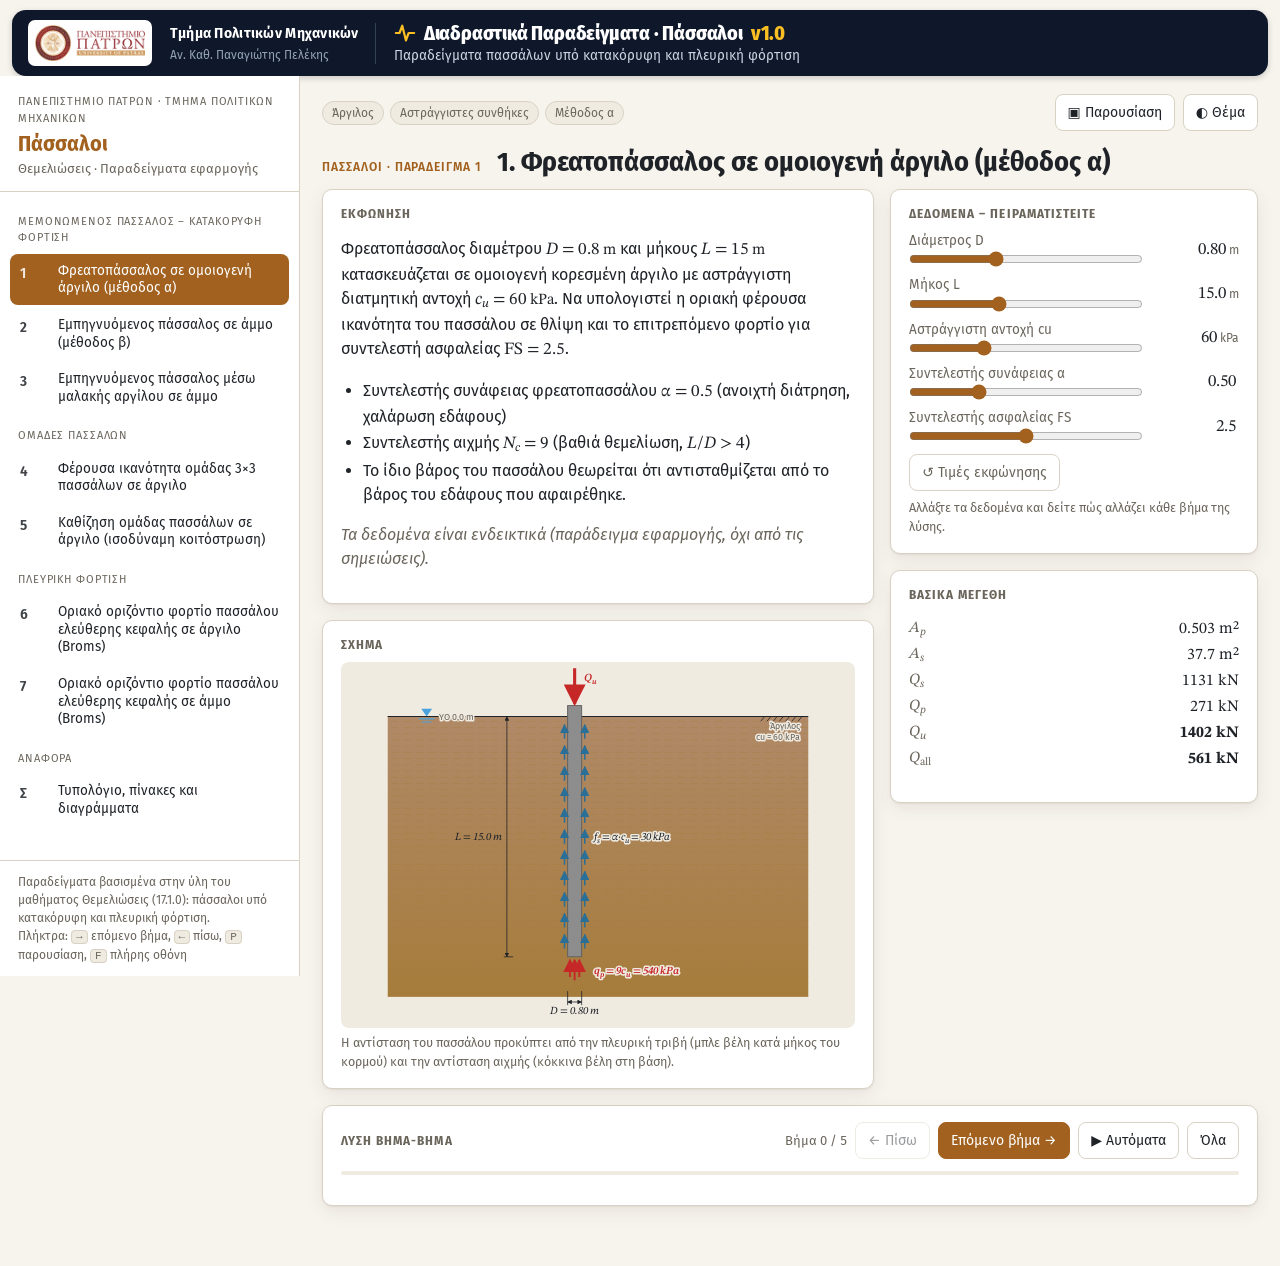
<file: piles.html>
<!doctype html>
<html lang="el">
<head>
<meta charset="utf-8">
<meta name="viewport" content="width=device-width, initial-scale=1, viewport-fit=cover">
<title>Πάσσαλοι · Θεμελιώσεις</title>
<link rel="stylesheet" href="https://fonts.googleapis.com/css2?family=Fira+Sans:ital,wght@0,400;0,600;1,400&family=Fira+Sans+Condensed:wght@600;700&family=STIX+Two+Text:ital,wght@0,400;0,600;1,400&display=swap">
<style>
/* Layout: fixed sidebar of exercises on the left, one exercise at a time on the right.
   Figure + data sliders on top, step-by-step solution below. Presentation mode hides the sidebar and enlarges type. */
:root {
  --bg: #f7f4ee;            /* warm paper */
  --panel: #ffffff;
  --panel-2: #f0ebe1;
  --fg: #1f2328;
  --muted: #6b665c;
  --line: #d9d2c4;
  --accent: #a2611f;        /* ochre: soil */
  --accent-2: #2a6f97;      /* water / steel blue */
  --load: #c62828;          /* loads & pressures */
  --conc: #8d8d8d;          /* concrete */
  --conc-2: #5f5f5f;
  --soil: #d9b56b;
  --soil-2: #a67c3b;
  --clay: #b08968;
  --rock: #6b6b6b;
  --water: #4aa3df;
  --ok: #2e7d32;
  --warn: #d84315;
  --hl: #ffb300;
  --step-bg: #fff8e6;
  --font-ui: "Fira Sans", "Segoe UI", system-ui, sans-serif;
  --font-head: "Fira Sans Condensed", "Fira Sans", "Segoe UI", sans-serif;
  --font-math: "STIX Two Text", "Cambria Math", "Times New Roman", serif;
  --radius: 10px;
  --shadow: 0 1px 2px rgba(0,0,0,.06), 0 6px 18px rgba(60,40,10,.08);
}
@media (prefers-color-scheme: dark) {
  :root:not([data-theme="light"]) {
    --bg: #15171a; --panel: #1e2126; --panel-2: #262a30; --fg: #e8e6e1; --muted: #a39d92; --line: #3a3f47;
    --accent: #d99a4e; --accent-2: #6fb3dd; --load: #ff6b6b; --conc: #9a9a9a; --conc-2: #c9c9c9;
    --soil: #b08d4a; --soil-2: #7a5a2a; --clay: #8a6a4e; --rock: #4a4a4a; --water: #5fb2e8;
    --ok: #66bb6a; --warn: #ff8a65; --hl: #ffc947; --step-bg: #2a2820;
    --shadow: 0 1px 2px rgba(0,0,0,.4), 0 6px 18px rgba(0,0,0,.35);
    color-scheme: dark;
  }
}
:root[data-theme="dark"] {
  --bg: #15171a; --panel: #1e2126; --panel-2: #262a30; --fg: #e8e6e1; --muted: #a39d92; --line: #3a3f47;
  --accent: #d99a4e; --accent-2: #6fb3dd; --load: #ff6b6b; --conc: #9a9a9a; --conc-2: #c9c9c9;
  --soil: #b08d4a; --soil-2: #7a5a2a; --clay: #8a6a4e; --rock: #4a4a4a; --water: #5fb2e8;
  --ok: #66bb6a; --warn: #ff8a65; --hl: #ffc947; --step-bg: #2a2820;
  --shadow: 0 1px 2px rgba(0,0,0,.4), 0 6px 18px rgba(0,0,0,.35);
  color-scheme: dark;
}
* { box-sizing: border-box; }
html, body { height: 100%; }
body { margin: 0; background: var(--bg); color: var(--fg); font-family: var(--font-ui); font-size: 15.5px; line-height: 1.5; }
body::before { content: ""; position: fixed; inset: 0 0 auto; height: env(safe-area-inset-top, 0px); z-index: 10; background: var(--panel); }
h1, h2, h3, h4 { font-family: var(--font-head); line-height: 1.2; text-wrap: balance; margin: 0; }
button { font: inherit; color: inherit; }
a { color: var(--accent-2); }


/* ---------- university header (model: GeoFEM Web Solver) ---------- */
.uhead { display: flex; flex-wrap: wrap; align-items: center; gap: 14px 18px; margin: 10px 12px 0; padding: 10px 16px; background: #0f172a; color: #fff; border-radius: 14px; box-shadow: 0 2px 6px rgba(0,0,0,.18); font-family: var(--font-ui); }
.uhead .ulogo { height: 46px; width: auto; background: #fff; padding: 5px 7px; border-radius: 7px; flex-shrink: 0; }
.uhead .udept { display: flex; flex-direction: column; padding-right: 16px; border-right: 1px solid #334155; white-space: nowrap; }
.uhead .udept b { font-size: 14px; letter-spacing: .02em; }
.uhead .udept span { font-size: 12px; color: #94a3b8; margin-top: 2px; }
.uhead .uapp { flex: 1; min-width: 0; }
.uhead .uapp h1 { display: flex; align-items: center; gap: 8px; font-size: 20px; font-weight: 800; letter-spacing: -.01em; color: #fff; white-space: nowrap; }
.uhead .uapp h1 svg { width: 22px; height: 22px; flex: none; }
.uhead .uapp h1 svg, .uhead .uapp h1 .ver { color: #fbbf24; }
.uhead .uapp p { margin: 2px 0 0; font-size: 13.5px; color: #cbd5e1; line-height: 1.3; }
body.present .uhead { margin: 8px 16px 0; }
@media (max-width: 760px) { .uhead .udept { border-right: 0; padding-right: 0; } .uhead .uapp h1 { white-space: normal; } }

/* ---------- shell ---------- */
.app { display: grid; grid-template-columns: 300px 1fr; min-height: 100%; }
.side { background: var(--panel); border-right: 1px solid var(--line); position: sticky; top: env(safe-area-inset-top, 0px); height: calc(100vh - env(safe-area-inset-top, 0px)); overflow: auto; display: flex; flex-direction: column; }
.brand { padding: 18px 18px 12px; border-bottom: 1px solid var(--line); }
.brand .uni { font-size: 11px; letter-spacing: .08em; text-transform: uppercase; color: var(--muted); }
.brand h1 { font-size: 22px; margin-top: 4px; color: var(--accent); }
.brand .sub { font-size: 13px; color: var(--muted); margin-top: 2px; }
.nav { padding: 10px; display: flex; flex-direction: column; gap: 3px; }
.nav .grp { font-size: 11px; letter-spacing: .08em; text-transform: uppercase; color: var(--muted); padding: 12px 8px 4px; }
.nav button { text-align: left; background: none; border: 0; border-radius: 8px; padding: 8px 10px; cursor: pointer; display: grid; grid-template-columns: 30px 1fr; gap: 8px; align-items: start; }
.nav button:hover { background: var(--panel-2); }
.nav button.on { background: var(--accent); color: #fff; }
.nav button .n { font-family: var(--font-head); font-weight: 600; font-size: 15px; opacity: .85; }
.nav button .t { font-size: 13.5px; line-height: 1.3; }
.side .foot { margin-top: auto; padding: 12px 18px; font-size: 12px; color: var(--muted); border-top: 1px solid var(--line); }
.main { min-width: 0; padding-block: 18px 60px; padding-left: max(22px, env(safe-area-inset-left, 0px)); padding-right: max(22px, env(safe-area-inset-right, 0px)); }
.topbar { display: flex; flex-wrap: wrap; gap: 8px; align-items: center; margin-bottom: 14px; }
.topbar .sp { flex: 1; }
.btn { background: var(--panel); border: 1px solid var(--line); border-radius: 8px; padding: 7px 12px; cursor: pointer; font-size: 14px; display: inline-flex; gap: 6px; align-items: center; }
.btn:hover { border-color: var(--accent); }
.btn.primary { background: var(--accent); color: #fff; border-color: var(--accent); }
.btn:focus-visible, .nav button:focus-visible, input:focus-visible { outline: 2px solid var(--accent-2); outline-offset: 2px; }
.btn[disabled] { opacity: .45; cursor: default; }
.menu-btn { display: none; }

/* ---------- exercise ---------- */
.ex-head { display: flex; flex-wrap: wrap; align-items: baseline; gap: 10px 16px; margin-bottom: 10px; }
.ex-head .kicker { font-size: 12px; letter-spacing: .08em; text-transform: uppercase; color: var(--accent); font-weight: 600; }
.ex-head h2 { font-size: 28px; }
.tags { display: flex; gap: 6px; flex-wrap: wrap; }
.tag { font-size: 12px; background: var(--panel-2); border: 1px solid var(--line); border-radius: 999px; padding: 2px 9px; color: var(--muted); }
.card { background: var(--panel); border: 1px solid var(--line); border-radius: var(--radius); box-shadow: var(--shadow); padding: 16px 18px; min-width: 0; }
.card h3 { font-size: 13px; letter-spacing: .08em; text-transform: uppercase; color: var(--muted); margin-bottom: 10px; }
.grid2 { display: grid; grid-template-columns: minmax(0, 1.5fr) minmax(0, 1fr); gap: 16px; align-items: start; margin-bottom: 16px; }
.statement { font-size: 16px; }
.statement ul, .statement ol { padding-left: 22px; margin: 6px 0; }
.statement li { margin: 2px 0; }
.given { display: grid; grid-template-columns: 1fr auto; gap: 2px 12px; font-size: 14.5px; }
.given dt { color: var(--muted); }
.given dd { margin: 0; font-family: var(--font-math); font-size: 16px; text-align: right; }

/* figure */
.fig-wrap { position: relative; }
.fig { width: 100%; overflow: hidden; border-radius: 8px; background: var(--panel-2); }
.fig svg { display: block; width: 100%; height: auto; max-width: 100%; font-family: var(--font-ui); }
.fig text { fill: var(--fg); font-size: 13px; }
.fig .math { font-family: var(--font-math); font-style: italic; font-size: 14px; }
.fig .lbl-load { fill: var(--load); font-weight: 600; }
.fig .lbl-muted { fill: var(--muted); font-size: 11.5px; }
.fig .lbl-conc { fill: var(--conc-2); }
.fig .lbl-w { fill: #fff; font-weight: 600; }
.fig .conc { fill: var(--conc); stroke: var(--conc-2); stroke-width: 1.2; }
.fig .soil { fill: var(--soil); stroke: none; }
.fig .soil2 { fill: var(--soil-2); }
.fig .clay { fill: var(--clay); }
.fig .rock { fill: var(--rock); }
.fig .water { fill: var(--water); }
.fig .load { stroke: var(--load); fill: var(--load); }
.fig .load-line { stroke: var(--load); fill: none; stroke-width: 2; }
.fig .load-fill { fill: var(--load); fill-opacity: .14; stroke: var(--load); stroke-width: 1.5; }
.fig .weight { stroke: var(--accent-2); fill: var(--accent-2); }
.fig .weight-line { stroke: var(--accent-2); stroke-width: 3; fill: none; }
.fig .dimline { stroke: var(--fg); stroke-width: 1; fill: none; }
.fig .ground { stroke: var(--fg); stroke-width: 1.5; }
.fig .thin { stroke: var(--fg); stroke-width: 1; fill: none; }
.fig .dash { stroke-dasharray: 5 4; }
.fig .pt { fill: var(--load); stroke: #fff; stroke-width: 1.5; }
.fig .pile { fill: var(--conc); stroke: var(--conc-2); stroke-width: 1.2; }
.fig .ok { fill: var(--ok); } .fig .okl { stroke: var(--ok); }
.fig .warnf { fill: var(--warn); } .fig .warnl { stroke: var(--warn); }
.fig .hatch { fill: url(#hatch); }
.fig .blue { stroke: var(--accent-2); fill: none; stroke-width: 2.5; }
.fig .fill-blue { fill: var(--accent-2); fill-opacity: .22; stroke: var(--accent-2); stroke-width: 2; }
.fig .fill-green { fill: var(--ok); fill-opacity: .22; stroke: var(--ok); stroke-width: 2; }
.fig .fill-red { fill: var(--load); fill-opacity: .22; stroke: var(--load); stroke-width: 2; }
.fig .fill-hl { fill: var(--hl); fill-opacity: .3; stroke: var(--hl); stroke-width: 2; }
.fig .grid { stroke: var(--line); stroke-width: .8; }
.fig .axis { stroke: var(--fg); stroke-width: 1.2; }
.fig .curve { fill: none; stroke: var(--accent-2); stroke-width: 2; }
.fig .curve.muted { stroke: var(--muted); stroke-width: 1.2; opacity: .7; }
.fig .curve.hot { stroke: var(--load); stroke-width: 2.6; }
.fig .marker { fill: var(--hl); stroke: var(--fg); stroke-width: 1.5; }
.fig .guide { stroke: var(--load); stroke-width: 1.2; stroke-dasharray: 4 3; fill: none; }

/* highlight / animation */
.fig.focus [data-k] { transition: opacity .4s ease; }
.fig.focus [data-k]:not(.hl) { opacity: .4; }
.fig [data-k].hl { opacity: 1; }
.fig .a-draw { stroke-dasharray: 1600; stroke-dashoffset: 1600; animation: draw 1.1s ease-out forwards; }
.fig .a-fade { animation: fadein .7s ease both; }
.fig .a-pop { transform-box: fill-box; transform-origin: center; animation: pop .6s cubic-bezier(.2,.9,.3,1.3) both; }
.fig .a-down { transform-box: fill-box; transform-origin: top center; animation: growdown .8s ease-out both; }
.fig .a-left { transform-box: fill-box; transform-origin: right center; animation: growleft .8s ease-out both; }
.fig .a-right { transform-box: fill-box; transform-origin: left center; animation: growleft .8s ease-out both; }
.fig .a-sink { animation: sink 1.6s ease-in-out both; }
.fig .a-pulse { animation: pulse 1.4s ease-in-out infinite; }
.fig .a-flow { stroke-dasharray: 6 6; animation: flow 1.2s linear infinite; }
@keyframes draw { to { stroke-dashoffset: 0; } }
@keyframes fadein { from { opacity: 0; } to { opacity: 1; } }
@keyframes pop { from { transform: scale(.6); opacity: 0; } to { transform: scale(1); opacity: 1; } }
@keyframes growdown { from { transform: scaleY(0); } to { transform: scaleY(1); } }
@keyframes growleft { from { transform: scaleX(0); } to { transform: scaleX(1); } }
@keyframes sink { from { transform: translateY(0); } to { transform: translateY(var(--sink, 14px)); } }
@keyframes pulse { 0%, 100% { opacity: 1; } 50% { opacity: .45; } }
@keyframes flow { to { stroke-dashoffset: -24; } }
@media (prefers-reduced-motion: reduce) {
  .fig .a-draw, .fig .a-fade, .fig .a-pop, .fig .a-down, .fig .a-left, .fig .a-right, .fig .a-sink, .fig .a-pulse, .fig .a-flow { animation: none; stroke-dashoffset: 0; }
  .step { animation: none !important; }
}
.fig-cap { font-size: 12.5px; color: var(--muted); margin-top: 6px; }

/* data sliders */
.sliders { display: grid; gap: 8px; }
.sl { display: grid; grid-template-columns: 1fr 86px; grid-template-rows: auto auto; gap: 0 10px; align-items: center; }
.sl label { font-size: 13.5px; color: var(--muted); grid-column: 1; }
.sl .v { grid-column: 2; grid-row: 1 / span 2; font-family: var(--font-math); font-size: 17px; text-align: right; font-variant-numeric: tabular-nums; }
.sl .v small { font-family: var(--font-ui); font-size: 12px; color: var(--muted); margin-left: 3px; }
.sl input[type=range] { grid-column: 1; width: 100%; accent-color: var(--accent); margin: 0; }
.sl.changed label { color: var(--accent); font-weight: 600; }
.sliders-foot { display: flex; gap: 8px; align-items: center; margin-top: 10px; font-size: 12.5px; color: var(--muted); flex-wrap: wrap; }

/* steps */
.steps-head { display: flex; flex-wrap: wrap; gap: 8px; align-items: center; margin-bottom: 12px; }
.steps-head .prog { font-size: 13px; color: var(--muted); font-variant-numeric: tabular-nums; }
.progress { height: 4px; background: var(--panel-2); border-radius: 2px; overflow: hidden; margin-bottom: 14px; }
.progress i { display: block; height: 100%; background: var(--accent); transition: width .4s ease; }
.steps { display: grid; gap: 10px; }
.step { border: 1px solid var(--line); border-left: 4px solid var(--line); border-radius: 8px; padding: 12px 16px; background: var(--panel); animation: stepin .45s ease both; }
.step.cur { border-left-color: var(--accent); background: var(--step-bg); box-shadow: var(--shadow); }
.step.done { opacity: .82; }
.step .st { display: flex; gap: 10px; align-items: baseline; margin-bottom: 6px; }
.step .st .no { font-family: var(--font-head); font-weight: 700; color: var(--accent); font-size: 14px; letter-spacing: .04em; }
.step .st h4 { font-size: 17px; }
.step .body p { margin: 6px 0; }
.step .note { font-size: 13.5px; color: var(--muted); border-top: 1px dashed var(--line); margin-top: 8px; padding-top: 6px; }
@keyframes stepin { from { opacity: 0; transform: translateY(8px); } to { opacity: 1; transform: none; } }
.result { margin-top: 14px; border: 2px solid var(--ok); border-radius: var(--radius); padding: 12px 16px; background: var(--panel); animation: stepin .5s ease both; }
.result h3 { color: var(--ok); }
.result .big { font-family: var(--font-math); font-size: 22px; }
.hint { display: none; }

/* math markup */
.m { font-family: var(--font-math); font-size: 1.08em; white-space: normal; overflow-wrap: anywhere; }
.m .fr, .m .sq, .m sub, .m sup { white-space: nowrap; }
.m i { font-style: italic; }
.m sub, .m sup { font-size: .72em; line-height: 0; }
.m sub { vertical-align: -.25em; } .m sup { vertical-align: .55em; }
.m .fr { display: inline-flex; flex-direction: column; vertical-align: middle; text-align: center; margin: 0 .15em; line-height: 1.15; }
.m .fr > span:first-child { border-bottom: 1.2px solid currentColor; padding: 0 .25em .05em; }
.m .fr > span:last-child { padding: .05em .25em 0; }
.m .sq { display: inline-flex; align-items: stretch; vertical-align: middle; }
.m .sq .sqi { border-top: 1.2px solid currentColor; padding: 0 .2em; margin-left: .05em; }
.m .txt { font-family: var(--font-ui); font-size: .9em; }
.m .u { font-style: normal; font-size: .9em; margin-left: .2em; }
.m .hl { background: var(--hl); color: #1f2328; padding: 0 .3em; border-radius: 4px; font-weight: 600; }
.m .op { padding: 0 .18em; }
.m .big { font-size: 1.35em; vertical-align: -.1em; }
.eq { font-family: var(--font-math); font-size: 1.14em; margin: 8px 0 8px 10px; display: flex; flex-wrap: wrap; gap: 4px 10px; align-items: center; }
.eq { overflow-x: auto; max-width: 100%; padding-bottom: 2px; }
.eq .m { white-space: nowrap; }
.eq .why { font-family: var(--font-ui); font-size: 13px; color: var(--muted); }
.eqs { display: grid; gap: 4px; }

/* tables */
table.tbl { border-collapse: collapse; width: 100%; font-size: 14px; font-variant-numeric: tabular-nums; }
.tbl th, .tbl td { border: 1px solid var(--line); padding: 5px 9px; text-align: center; }
.tbl th { background: var(--panel-2); font-weight: 600; }
.tbl td:first-child, .tbl th:first-child { text-align: left; }
.tbl tr.hot td { background: var(--step-bg); font-weight: 600; }
.tbl .m { font-size: 1em; }
.tbl-wrap { overflow-x: auto; }

/* formula sheet */
.sheet { display: grid; grid-template-columns: repeat(auto-fit, minmax(340px, 1fr)); gap: 16px; }
.sheet .card h3 { color: var(--accent); font-size: 15px; letter-spacing: 0; text-transform: none; font-family: var(--font-head); }
.sheet .card .eq { margin-left: 4px; }
.sheet .card p { margin: 4px 0; font-size: 14px; }
.sheet .card .who { font-size: 12.5px; color: var(--muted); }
.wide, .sheet .card:has(table) { grid-column: 1 / -1; }
.sheet .card:has(table) .tbl { width: auto; min-width: 50%; }

/* presentation mode */
body.present .side { display: none; }
body.present .app { grid-template-columns: 1fr; }
body.present .main { font-size: 18px; padding-left: max(40px, env(safe-area-inset-left, 0px)); padding-right: max(40px, env(safe-area-inset-right, 0px)); max-width: 1500px; margin: 0 auto; }
body.present .ex-head h2 { font-size: 36px; }
body.present .step .st h4 { font-size: 21px; }
body.present .eq { font-size: 1.25em; }
body.present .menu-btn { display: inline-flex; }

@media (max-width: 980px) {
  .app { grid-template-columns: 1fr; }
  .side { position: fixed; z-index: 20; left: 0; top: env(safe-area-inset-top, 0px); width: min(320px, 86vw); transform: translateX(-105%); transition: transform .3s ease; box-shadow: var(--shadow); }
  .side.open { transform: none; }
  .menu-btn { display: inline-flex; }
  .grid2 { grid-template-columns: 1fr; }
  .main { padding-left: max(16px, env(safe-area-inset-left, 0px)); padding-right: max(16px, env(safe-area-inset-right, 0px)); }
  .sheet { grid-template-columns: 1fr; }
}
.kbd { font-family: ui-monospace, monospace; font-size: 11px; border: 1px solid var(--line); border-radius: 4px; padding: 0 4px; background: var(--panel-2); }

</style>
<script>
/* ============================================================
   Engine for interactive foundation-engineering exercises
   (shared by the bearing-capacity, settlement and pile apps)
   ============================================================ */
'use strict';

/* ---------- numbers ---------- */
function fmt(x, d) {
  if (d === undefined) d = 2;
  if (x === undefined || x === null || isNaN(x)) return '–';
  if (!isFinite(x)) return '∞';
  var s = Number(x).toFixed(d);
  if (s === '-0' || /^-0\.0*$/.test(s)) s = s.slice(1);
  return s;
}
function sig(x, n) { // significant-ish: adaptive decimals
  var a = Math.abs(x);
  if (a >= 1000) return fmt(x, 0);
  if (a >= 100) return fmt(x, 1);
  if (a >= 10) return fmt(x, 2);
  return fmt(x, n === undefined ? 3 : n);
}
var DEG = Math.PI / 180;
var tand = function (a) { return Math.tan(a * DEG); };
var sind = function (a) { return Math.sin(a * DEG); };
var cosd = function (a) { return Math.cos(a * DEG); };
function interp(xs, ys, x) {
  if (x <= xs[0]) return ys[0];
  if (x >= xs[xs.length - 1]) return ys[ys.length - 1];
  for (var i = 1; i < xs.length; i++) if (x <= xs[i]) {
    var t = (x - xs[i - 1]) / (xs[i] - xs[i - 1]);
    return ys[i - 1] + t * (ys[i] - ys[i - 1]);
  }
  return ys[ys.length - 1];
}
/* bisection solve f(x)=0 on [a,b] */
function solve(f, a, b, tol) {
  tol = tol || 1e-6; var fa = f(a), fb = f(b);
  if (fa * fb > 0) { // try to expand
    for (var k = 0; k < 40 && fa * fb > 0; k++) { b += (b - a); fb = f(b); }
    if (fa * fb > 0) return NaN;
  }
  for (var i = 0; i < 80; i++) { var m = (a + b) / 2, fm = f(m); if (Math.abs(fm) < tol) return m; if (fa * fm < 0) { b = m; fb = fm; } else { a = m; fa = fm; } }
  return (a + b) / 2;
}

/* ---------- math markup (mini TeX -> HTML) ----------
   Supported: _x _{..} ^x ^{..} \frac{a}{b} \sqrt{a} \text{..} \unit{..} \hl{..}
   \cdot \times \Rightarrow \to \le \ge \approx \ne \pm \sum \int \deg \inf \, \;
   Single latin letters are italic, longer latin words (tan, sin, log, net, ult, max ...) upright.
   Greek letters are typed directly. */
var TEXSYM = { cdot: '·', times: '×', Rightarrow: '<span class="op">⇒</span>', to: '→', le: '≤', ge: '≥', approx: '≈', ne: '≠', pm: '±', sum: '<span class="big">Σ</span>', int: '<span class="big">∫</span>', deg: '°', inf: '∞', ',': '&thinsp;', ';': '&ensp;', lt: '&lt;', gt: '&gt;', gg: '≫', ll: '≪', prime: '′', leftarrow: '←', Leftrightarrow: '⇔', ldots: '…', pi: 'π', theta: 'θ', phi: 'φ', gamma: 'γ', sigma: 'σ', tau: 'τ', alpha: 'α', beta: 'β', delta: 'δ', Delta: 'Δ', nu: 'ν', mu: 'μ', eta: 'η', lambda: 'λ', rho: 'ρ', omega: 'ω', xi: 'ξ', Sigma: 'Σ', ' ': ' ', '%': '%', '{': '{', '}': '}', quad: '&ensp;', qquad: '&emsp;', tan: 'tan', sin: 'sin', cos: 'cos', cot: 'cot', log: 'log', ln: 'ln', exp: 'exp', arctan: 'arctan', max: 'max', min: 'min', e: 'e' };
function esc(s) { return String(s).replace(/&/g, '&amp;').replace(/</g, '&lt;').replace(/>/g, '&gt;'); }
function tex(src) {
  var s = String(src), i = 0;
  function readGroup() { // assumes s[i]=='{'
    var depth = 0, start = i + 1;
    for (; i < s.length; i++) { if (s[i] === '{') depth++; else if (s[i] === '}') { depth--; if (depth === 0) { var g = s.slice(start, i); i++; return g; } } }
    return s.slice(start);
  }
  function readArg() { if (i >= s.length) return ''; if (s[i] === '{') return readGroup(); var c = s[i++]; return c; }
  function parseRun(txt) { // latin letter runs
    if (txt.length === 1) return '<i>' + txt + '</i>';
    return txt;
  }
  var out = '';
  while (i < s.length) {
    var c = s[i];
    if (c === '\\') {
      i++;
      var m = /^[A-Za-z]+/.exec(s.slice(i));
      var name;
      if (m) { name = m[0]; i += name.length; } else { name = s[i]; i++; }
      if (name === 'frac') { var a = readArg(); var b = readArg(); out += '<span class="fr"><span>' + tex(a) + '</span><span>' + tex(b) + '</span></span>'; }
      else if (name === 'sqrt') { var g = readArg(); out += '<span class="sq">√<span class="sqi">' + tex(g) + '</span></span>'; }
      else if (name === 'text') { out += '<span class="txt">' + esc(readArg()) + '</span>'; }
      else if (name === 'unit') { out += '<span class="u">' + esc(readArg()) + '</span>'; }
      else if (name === 'hl') { out += '<span class="hl">' + tex(readArg()) + '</span>'; }
      else if (name === 'b') { out += '<b>' + tex(readArg()) + '</b>'; }
      else if (name === 'left' || name === 'right') { /* ignore, next char printed */ }
      else if (TEXSYM[name] !== undefined) out += TEXSYM[name];
      else out += esc('\\' + name);
    } else if (c === '_' || c === '^') {
      i++; var arg = readArg(); out += (c === '_' ? '<sub>' : '<sup>') + tex(arg) + (c === '_' ? '</sub>' : '</sup>');
    } else if (c === '{') { out += tex(readGroup()); }
    else if (c === '}') { i++; }
    else if (/[A-Za-z]/.test(c)) { var mm = /^[A-Za-z]+/.exec(s.slice(i)); i += mm[0].length; out += parseRun(mm[0]); }
    else { out += esc(c); i++; }
  }
  return out;
}
function m(src) { return '<span class="m">' + tex(src) + '</span>'; }
function eq(src, why) { return '<div class="eq"><span class="m">' + tex(src) + '</span>' + (why ? '<span class="why">' + why + '</span>' : '') + '</div>'; }
function eqs(list) { return '<div class="eqs">' + list.map(function (x) { return Array.isArray(x) ? eq(x[0], x[1]) : eq(x); }).join('') + '</div>'; }
function p(html) { return '<p>' + html + '</p>'; }
function note(html) { return '<div class="note">' + html + '</div>'; }
function table(head, rows, hotRow) {
  var h = '<div class="tbl-wrap"><table class="tbl"><thead><tr>' + head.map(function (x) { return '<th>' + x + '</th>'; }).join('') + '</tr></thead><tbody>';
  rows.forEach(function (r, idx) { h += '<tr' + (idx === hotRow ? ' class="hot"' : '') + '>' + r.map(function (x) { return '<td>' + x + '</td>'; }).join('') + '</tr>'; });
  return h + '</tbody></table></div>';
}

/* ---------- SVG helpers (all return strings) ---------- */
var SVG = {
  open: function (w, h, extra) {
    return '<svg viewBox="0 0 ' + w + ' ' + h + '" role="img" ' + (extra || '') + '>' +
      '<defs>' +
      '<marker id="arL" viewBox="0 0 10 10" refX="9" refY="5" markerWidth="7" markerHeight="7" orient="auto-start-reverse"><path d="M0,0 L10,5 L0,10 z" fill="var(--load)"/></marker>' +
      '<marker id="arW" viewBox="0 0 10 10" refX="9" refY="5" markerWidth="6" markerHeight="6" orient="auto-start-reverse"><path d="M0,0 L10,5 L0,10 z" fill="var(--accent-2)"/></marker>' +
      '<marker id="arF" viewBox="0 0 10 10" refX="9" refY="5" markerWidth="6" markerHeight="6" orient="auto-start-reverse"><path d="M0,0 L10,5 L0,10 z" fill="var(--fg)"/></marker>' +
      '<marker id="dot" viewBox="0 0 10 10" refX="5" refY="5" markerWidth="5" markerHeight="5"><circle cx="5" cy="5" r="4" fill="var(--fg)"/></marker>' +
      '<pattern id="hatch" width="8" height="8" patternUnits="userSpaceOnUse" patternTransform="rotate(45)"><line x1="0" y1="0" x2="0" y2="8" stroke="var(--fg)" stroke-width="1" opacity=".55"/></pattern>' +
      '<pattern id="hatch2" width="10" height="10" patternUnits="userSpaceOnUse" patternTransform="rotate(-45)"><line x1="0" y1="0" x2="0" y2="10" stroke="var(--ok)" stroke-width="1.2"/></pattern>' +
      '<pattern id="sandp" width="14" height="14" patternUnits="userSpaceOnUse"><circle cx="3" cy="3" r="1" fill="var(--soil-2)" opacity=".6"/><circle cx="10" cy="8" r="1" fill="var(--soil-2)" opacity=".6"/><circle cx="6" cy="12" r=".8" fill="var(--soil-2)" opacity=".6"/></pattern>' +
      '<pattern id="clayp" width="16" height="8" patternUnits="userSpaceOnUse"><line x1="0" y1="4" x2="10" y2="4" stroke="var(--soil-2)" stroke-width="1" opacity=".5"/></pattern>' +
      '<linearGradient id="soilg" x1="0" y1="0" x2="0" y2="1"><stop offset="0" stop-color="var(--soil)"/><stop offset="1" stop-color="var(--soil-2)"/></linearGradient>' +
      '<linearGradient id="clayg" x1="0" y1="0" x2="0" y2="1"><stop offset="0" stop-color="var(--clay)"/><stop offset="1" stop-color="var(--soil-2)"/></linearGradient>' +
      '<linearGradient id="rockg" x1="0" y1="0" x2="0" y2="1"><stop offset="0" stop-color="var(--rock)"/><stop offset="1" stop-color="#2b2b2b"/></linearGradient>' +
      '</defs>';
  },
  close: function () { return '</svg>'; },
  /* soil mass with gradient; type: 'sand' | 'clay' | 'rock' */
  soil: function (x, y, w, h, type, attrs) {
    var fill = type === 'clay' ? 'url(#clayg)' : type === 'rock' ? 'url(#rockg)' : 'url(#soilg)';
    var pat = type === 'clay' ? 'url(#clayp)' : type === 'rock' ? '' : 'url(#sandp)';
    return '<g ' + (attrs || '') + '><rect x="' + x + '" y="' + y + '" width="' + w + '" height="' + h + '" fill="' + fill + '"/>' + (pat ? '<rect x="' + x + '" y="' + y + '" width="' + w + '" height="' + h + '" fill="' + pat + '"/>' : '') + '</g>';
  },
  /* ground surface line with little hatch ticks on the right side */
  ground: function (x1, x2, y, tickSide) {
    var s = '<line class="ground" x1="' + x1 + '" y1="' + y + '" x2="' + x2 + '" y2="' + y + '"/>';
    var from = tickSide === 'left' ? x1 : x2 - 60, to = tickSide === 'left' ? x1 + 60 : x2;
    for (var x = from + 4; x < to; x += 8) s += '<line class="thin" x1="' + x + '" y1="' + y + '" x2="' + (x - 5) + '" y2="' + (y + 6) + '"/>';
    return s;
  },
  rect: function (x, y, w, h, cls, attrs) { return '<rect x="' + x + '" y="' + y + '" width="' + w + '" height="' + h + '" class="' + (cls || '') + '" ' + (attrs || '') + '/>'; },
  poly: function (pts, cls, attrs) { return '<polygon points="' + pts.map(function (p) { return p.join(','); }).join(' ') + '" class="' + (cls || '') + '" ' + (attrs || '') + '/>'; },
  line: function (x1, y1, x2, y2, cls, attrs) { return '<line x1="' + x1 + '" y1="' + y1 + '" x2="' + x2 + '" y2="' + y2 + '" class="' + (cls || 'thin') + '" ' + (attrs || '') + '/>'; },
  circle: function (cx, cy, r, cls, attrs) { return '<circle cx="' + cx + '" cy="' + cy + '" r="' + r + '" class="' + (cls || '') + '" ' + (attrs || '') + '/>'; },
  text: function (x, y, str, cls, attrs) { return '<text x="' + x + '" y="' + y + '" class="' + (cls || '') + '" ' + (attrs || '') + '>' + str + '</text>'; },
  /* arrow with head; kind: 'load' (red) | 'weight' (blue) | 'fg' */
  arrow: function (x1, y1, x2, y2, kind, attrs, width) {
    var mk = kind === 'load' ? 'arL' : kind === 'weight' ? 'arW' : 'arF';
    var stroke = kind === 'load' ? 'var(--load)' : kind === 'weight' ? 'var(--accent-2)' : 'var(--fg)';
    return '<line x1="' + x1 + '" y1="' + y1 + '" x2="' + x2 + '" y2="' + y2 + '" stroke="' + stroke + '" stroke-width="' + (width || 3) + '" marker-end="url(#' + mk + ')" ' + (attrs || '') + '/>';
  },
  /* dimension line between two points with text; off = offset perpendicular (px). horizontal if y1==y2 */
  dim: function (x1, y1, x2, y2, label, off, attrs) {
    off = off || 0;
    var horiz = Math.abs(y1 - y2) < 0.01;
    var s = '<g class="dimg" ' + (attrs || '') + '>';
    if (horiz) {
      var y = y1 + off;
      s += '<line class="dimline" x1="' + x1 + '" y1="' + y1 + '" x2="' + x1 + '" y2="' + (y + (off > 0 ? 4 : -4)) + '"/><line class="dimline" x1="' + x2 + '" y1="' + y2 + '" x2="' + x2 + '" y2="' + (y + (off > 0 ? 4 : -4)) + '"/>';
      s += '<line class="dimline" x1="' + x1 + '" y1="' + y + '" x2="' + x2 + '" y2="' + y + '" marker-start="url(#arF)" marker-end="url(#arF)"/>';
      s += '<text x="' + ((x1 + x2) / 2) + '" y="' + (y + (off >= 0 ? 15 : -5)) + '" text-anchor="middle" class="math">' + label + '</text>';
    } else {
      var x = x1 + off;
      s += '<line class="dimline" x1="' + x1 + '" y1="' + y1 + '" x2="' + (x + (off > 0 ? 4 : -4)) + '" y2="' + y1 + '"/><line class="dimline" x1="' + x2 + '" y1="' + y2 + '" x2="' + (x + (off > 0 ? 4 : -4)) + '" y2="' + y2 + '"/>';
      s += '<line class="dimline" x1="' + x + '" y1="' + y1 + '" x2="' + x + '" y2="' + y2 + '" marker-start="url(#arF)" marker-end="url(#arF)"/>';
      s += '<text x="' + (x + (off >= 0 ? 6 : -6)) + '" y="' + ((y1 + y2) / 2 + 4) + '" text-anchor="' + (off >= 0 ? 'start' : 'end') + '" class="math">' + label + '</text>';
    }
    return s + '</g>';
  },
  /* uniformly distributed load arrows pointing down onto y from y-len, spanning x1..x2 */
  udl: function (x1, x2, y, len, label, attrs, n) {
    n = n || Math.max(3, Math.round((x2 - x1) / 18));
    var s = '<g class="udl" ' + (attrs || '') + '><line class="load-line" x1="' + x1 + '" y1="' + (y - len) + '" x2="' + x2 + '" y2="' + (y - len) + '"/>';
    for (var k = 0; k <= n; k++) { var x = x1 + (x2 - x1) * k / n; s += '<line x1="' + x + '" y1="' + (y - len) + '" x2="' + x + '" y2="' + (y - 2) + '" stroke="var(--load)" stroke-width="1.6" marker-end="url(#arL)"/>'; }
    if (label) s += '<text x="' + ((x1 + x2) / 2) + '" y="' + (y - len - 6) + '" text-anchor="middle" class="lbl-load math">' + label + '</text>';
    return s + '</g>';
  },
  /* horizontal pressure diagram (triangle/trapezoid) acting on face at x, from yTop..yBot, widths wTop..wBot (px) extending to the right (side=+1) or left (-1) */
  pressure: function (x, yTop, yBot, wTop, wBot, side, cls, attrs, nArrows) {
    side = side || 1; cls = cls || 'load-fill';
    var pts = [[x, yTop], [x + side * wTop, yTop], [x + side * wBot, yBot], [x, yBot]];
    var s = '<g ' + (attrs || '') + '>' + SVG.poly(pts, cls);
    var n = nArrows === undefined ? 5 : nArrows;
    for (var k = 1; k <= n; k++) { var t = k / (n + 1), y = yTop + (yBot - yTop) * t, w = wTop + (wBot - wTop) * t; if (w > 6) s += '<line x1="' + (x + side * w) + '" y1="' + y + '" x2="' + (x + side * 3) + '" y2="' + y + '" stroke="var(--load)" stroke-width="1.3" marker-end="url(#arL)"/>'; }
    return s + '</g>';
  },
  /* water table symbol at (x,y) */
  wt: function (x, y) {
    return '<g class="wtsym"><polygon points="' + (x - 7) + ',' + (y - 10) + ' ' + (x + 7) + ',' + (y - 10) + ' ' + x + ',' + y + '" fill="var(--water)"/><line x1="' + (x - 10) + '" y1="' + (y + 3) + '" x2="' + (x + 10) + '" y2="' + (y + 3) + '" stroke="var(--water)" stroke-width="1.5"/><line x1="' + (x - 6) + '" y1="' + (y + 7) + '" x2="' + (x + 6) + '" y2="' + (y + 7) + '" stroke="var(--water)" stroke-width="1.5"/></g>';
  },
  /* label with small background box */
  label: function (x, y, str, cls, anchor) {
    return '<text x="' + x + '" y="' + y + '" text-anchor="' + (anchor || 'middle') + '" class="' + (cls || '') + '" paint-order="stroke" stroke="var(--panel-2)" stroke-width="4" stroke-linejoin="round">' + str + '</text>';
  },
  point: function (x, y, name, dx, dy) { return SVG.circle(x, y, 5, 'pt') + (name ? SVG.text(x + (dx === undefined ? 8 : dx), y + (dy === undefined ? 5 : dy), name, 'lbl-load') : ''); }
};
/* sub/sup inside SVG text: returns tspans */
function tsub(base, sub) { return base + '<tspan dy="4" font-size="10">' + sub + '</tspan><tspan dy="-4"> </tspan>'; }

/* ---------- Geotechnical functions ---------- */
var GEO = {
  Ka: function (phi) { return Math.pow(tand(45 - phi / 2), 2); },
  Kp: function (phi) { return Math.pow(tand(45 + phi / 2), 2); },
  /* Prandtl/Reissner Nq, Nc; Hansen Nγ (used in exercises 6-8) */
  Nq: function (phi) { if (phi <= 0) return 1; return Math.exp(Math.PI * tand(phi)) * Math.pow(tand(45 + phi / 2), 2); },
  Nc: function (phi) { if (phi <= 0.001) return 5.14; return (GEO.Nq(phi) - 1) / tand(phi); },
  Ng: function (phi) { if (phi <= 0) return 0; return 1.5 * (GEO.Nq(phi) - 1) * tand(phi); },         // Hansen
  NgVesic: function (phi) { if (phi <= 0) return 0; return 2 * (GEO.Nq(phi) + 1) * tand(phi); },
  /* DIN 4017 table as printed in the course notes (rounded). Nb(DIN) = (Nd-1) tanφ */
  DIN_TAB: [[0, 5.0, 1.0, 0.0], [5, 6.5, 1.5, 0.0], [10, 8.5, 2.5, 0.5], [15, 11.0, 4.0, 1.0], [20, 15.0, 6.5, 2.0], [22.5, 17.5, 8.0, 3.0], [25, 20.5, 10.5, 4.5], [27.5, 25.0, 14.0, 7.0], [30, 30.0, 18.0, 10.0], [32.5, 37.0, 25.0, 15.0], [35, 46.0, 33.0, 23.0], [37.5, 58.0, 46.0, 34.0], [40, 75.0, 64.0, 53.0], [42.5, 99.0, 92.0, 83.0]],
  din: function (phi) { // interpolated from the course table
    var t = GEO.DIN_TAB, xs = t.map(function (r) { return r[0]; });
    return { Nc: interp(xs, t.map(function (r) { return r[1]; }), phi), Nd: interp(xs, t.map(function (r) { return r[2]; }), phi), Nb: interp(xs, t.map(function (r) { return r[3]; }), phi) };
  },
  dinExact: function (phi) { var Nd = GEO.Nq(phi); return { Nc: phi > 0 ? (Nd - 1) / tand(phi) : 5.14, Nd: Nd, Nb: phi > 0 ? (Nd - 1) * tand(phi) : 0 }; },
  /* DIN 4017 shape factors: shape 'strip' | 'rect' | 'square' */
  dinShape: function (shape, B, L, phi, Nd) {
    if (shape === 'strip') return { Vc: 1, Vd: 1, Vb: 1 };
    var BL = shape === 'square' ? 1 : B / L;
    var Vd = 1 + BL * sind(phi), Vb = 1 - 0.3 * BL;
    var Vc = phi > 0 ? (Vd * Nd - 1) / (Nd - 1) : 1 + 0.2 * BL;
    return { Vc: Vc, Vd: Vd, Vb: Vb };
  },
  /* Steinbrenner influence factor f for corner of flexible rectangle L×B on layer of depth z, ν=0.3 : ρ = qB/E · f */
  steinF: function (LB, zB, nu) {
    nu = nu === undefined ? 0.3 : nu;
    var mm = LB, n = zB;
    if (n <= 0) return 0;
    var s1 = Math.sqrt(mm * mm + 1), s2 = Math.sqrt(mm * mm + n * n), s3 = Math.sqrt(mm * mm + n * n + 1), s4 = Math.sqrt(1 + n * n);
    var A0 = mm * Math.log((1 + s1) * s2 / (mm * (1 + s3)));
    var A1 = Math.log((mm + s1) * s4 / (mm + s3));
    var F1 = (A0 + A1) / Math.PI;
    var F2 = (n / (2 * Math.PI)) * Math.atan(mm / (n * s3));
    var Is = F1 + (1 - 2 * nu) / (1 - nu) * F2;
    return (1 - nu * nu) * Is;
  },
  /* Corner factor for a layer of thickness H whose modulus increases linearly with depth:
     E(z) = E0 (1 + K z/H), K = (E_H - E0)/E0, ρ = q B f / E0, read at z/B = H/B.
     Vertical strains of the homogeneous half-space integrated over the layer (Steinbrenner assumption):
     f_K(n) = f(n)/(1+K) + (K/n) ∫0..n f(ζ)/(1+Kζ/n)² dζ, with ζ = n t² and Simpson's rule. K = 0 gives steinF. */
  steinFK: function (LB, zB, K, nu) {
    nu = nu === undefined ? 0.3 : nu;
    if (zB <= 0) return 0;
    var f0 = GEO.steinF(LB, zB, nu);
    if (!K) return f0;
    var N = 96, h = 1 / N, sum = 0;
    for (var i = 1; i <= N; i++) { var t = i * h, w = i === N ? 1 : (i % 2 ? 4 : 2); sum += w * GEO.steinF(LB, zB * t * t, nu) * 2 * t / Math.pow(1 + K * t * t, 2); }
    return f0 / (1 + K) + K * sum * h / 3;
  },
  /* Schmertmann strain influence factor: type 'strip' (L/B>=10) or 'square'. z measured from foundation level, B width */
  schIz: function (z, B, type, Izmax) {
    Izmax = Izmax === undefined ? 0.6 : Izmax;
    var zp = type === 'strip' ? B : B / 2, zmax = type === 'strip' ? 4 * B : 2 * B, I0 = type === 'strip' ? 0.2 : 0.1;
    if (z < 0) return 0;
    if (z <= zp) return I0 + (Izmax - I0) * z / zp;
    if (z <= zmax) return Izmax * (zmax - z) / (zmax - zp);
    return 0;
  },
  /* Terzaghi one-dimensional consolidation: average degree U -> Tv */
  Tv: function (U) { if (U < 0.6) return Math.PI / 4 * U * U; return -0.933 * Math.log10(1 - U) - 0.085; },
  U: function (Tv) { return solve(function (u) { return GEO.Tv(u) - Tv; }, 0.0001, 0.9999, 1e-7); },
  /* Converse–Labarre group efficiency: n rows (m x n piles), D diameter, s spacing */
  converseLabarre: function (mRows, nCols, D, s) { var th = Math.atan(D / s) / DEG; return 1 - th * ((nCols - 1) * mRows + (mRows - 1) * nCols) / (90 * mRows * nCols); }
};

/* ---------- charts (SVG strings) ---------- */
var CHART = {
  /* Steinbrenner chart: f (x) vs z/B (y, downward). points: [{LB, zB, name}] marked.
     opts.K / opts.nu: nomograph for linearly increasing modulus E(z) = E0(1 + K z/H) and Poisson ratio ν
     (GEO.steinFK); without them the classic chart (K = 0, ν = 0.3) is drawn. opts.dec: decimals of the readings. */
  steinbrenner: function (points, opts) {
    opts = opts || {}; var W = 520, H = 420, L = 60, T = 40, R = 30, Bm = 30, pw = W - L - R, ph = H - T - Bm;
    var gen = opts.K !== undefined || opts.nu !== undefined, Kk = opts.K || 0, nu = opts.nu === undefined ? 0.3 : opts.nu, dec = opts.dec || 2;
    var F = function (LB, zB) { return gen ? GEO.steinFK(LB, zB, Kk, nu) : GEO.steinF(LB, zB); };
    var curves = [1, 2, 3, 5, 10, 1000];
    var names = ['1', '2', '3', '5', '10', '∞'];
    var fmax = 1.0, fstep = 0.1, zmax = 20;
    if (gen) { // horizontal axis fitted to the family of curves
      var top = 0; curves.forEach(function (LB) { top = Math.max(top, F(LB, zmax)); });
      (points || []).forEach(function (pt) { top = Math.max(top, F(pt.LB, pt.zB)); });
      top *= 1.02; var cand = [0.02, 0.05, 0.1, 0.2, 0.5, 1, 2, 5, 10, 20, 50];
      for (var ck = 0; ck < cand.length; ck++) { fstep = cand[ck]; if (top / fstep <= 10) break; }
      fmax = Math.max(fstep, Math.ceil(top / fstep - 1e-9) * fstep);
    }
    var X = function (f) { return L + f / fmax * pw; }, Y = function (zB) { return T + zB / zmax * ph; };
    var s = SVG.open(W, H, 'aria-label="Διάγραμμα Steinbrenner: συντελεστής f συναρτήσει z/B για διάφορα L/B' + (gen ? ', K = ' + fmt(Kk, 2) + ', ν = ' + fmt(nu, 1) : '') + '"');
    for (var k = 0; k * fstep <= fmax + 1e-9; k++) { var f = k * fstep; s += SVG.line(X(f), T, X(f), T + ph, 'grid') + SVG.text(X(f), T - 8, fmt(f, fstep < 0.1 ? 2 : fstep < 1 ? 1 : 0), 'lbl-muted', 'text-anchor="middle"'); }
    for (var z = 0; z <= 20; z += 2) s += SVG.line(L, Y(z), L + pw, Y(z), 'grid') + SVG.text(L - 8, Y(z) + 4, z, 'lbl-muted', 'text-anchor="end"');
    s += SVG.rect(L, T, pw, ph, 'thin');
    s += SVG.text(L + pw / 2, 14, 'συντελεστής επιρροής f' + (gen ? '  (K = ' + fmt(Kk, 2) + ',  ν = ' + fmt(nu, 1) + ')' : ''), gen ? 'lbl-load' : 'lbl-muted', 'text-anchor="middle"');
    s += '<text transform="translate(16,' + (T + ph / 2) + ') rotate(-90)" text-anchor="middle" class="lbl-muted">' + (gen ? 'z/B′ = H/B′' : 'z/B') + '</text>';
    var path = function (LB) { var d = ''; for (var zB = 0.05; zB <= zmax + 0.001; zB += 0.25) { var fv = F(LB, zB); d += (d ? ' L' : 'M') + X(fv).toFixed(1) + ',' + Y(zB).toFixed(1); } return d; };
    var isStd = function (LB) { return LB >= 50 || curves.some(function (c) { return Math.abs(c - LB) < 0.01; }); };
    curves.forEach(function (LB, ci) {
      var hot = points && points.some(function (pt) { return Math.abs(pt.LB - LB) < 0.01 || (LB === 1000 && pt.LB >= 50); });
      s += '<path d="' + path(LB) + '" class="curve ' + (hot ? 'hot' : 'muted') + '"/>';
      var zl = zmax - 1.2 * ci, fe = F(LB, zl);
      var lx = X(fe) + (ci >= 3 ? 34 : 0); if (gen) lx = Math.min(lx, L + pw - 30);   // keep the label inside the frame
      s += SVG.label(lx, Y(zl) - 6, 'L/B=' + names[ci], 'lbl-muted', 'middle');
    });
    // interpolated curve (dashed) through each reading whose L/B is not one of the drawn curves
    if (gen) (points || []).forEach(function (pt) { if (!isStd(pt.LB)) s += '<path d="' + path(pt.LB) + '" class="curve hot" style="stroke-width:1.6;stroke-dasharray:6 4"/>'; });
    var placed = [];
    (points || []).forEach(function (pt) {
      var fv = F(pt.LB, pt.zB), txt = (pt.name ? pt.name + ': ' : '') + 'f = ' + fmt(fv, dec), lx = X(fv) + 10, ly = Y(pt.zB) - 8;
      // keep the labels of neighbouring readings apart
      [-8, 20, -24, 36].some(function (dy) { ly = Y(pt.zB) + dy; return !placed.some(function (q) { return Math.abs(q[1] - ly) < 15 && Math.abs(q[0] - lx) < 8 * txt.length; }); });
      placed.push([lx, ly]);
      s += '<path d="M' + X(0) + ',' + Y(pt.zB) + ' L' + X(fv) + ',' + Y(pt.zB) + ' L' + X(fv) + ',' + Y(0) + '" class="guide a-draw"/>';
      s += SVG.circle(X(fv), Y(pt.zB), 6, 'marker a-pop');
      s += SVG.label(lx, ly, txt, 'lbl-load', 'start');
    });
    return s + SVG.close();
  },
  /* Schmertmann Iz diagram for a given B/type with layer midpoints marked. layers: [{z, Iz}] (z from foundation level) */
  schmertmann: function (B, type, Izmax, layers, zTop) {
    zTop = zTop || 0; var zmax = type === 'strip' ? 4 * B : 2 * B;
    var W = 360, H = 420, L = 50, T = 36, R = 20, Bm = 24, pw = W - L - R, ph = H - T - Bm;
    var X = function (I) { return L + I / 0.8 * pw; }, Y = function (z) { return T + z / zmax * ph; };
    var s = SVG.open(W, H, 'aria-label="Διάγραμμα συντελεστή επιρροής παραμόρφωσης Iz κατά Schmertmann"');
    for (var I = 0; I <= 0.81; I += 0.2) s += SVG.line(X(I), T, X(I), T + ph, 'grid') + SVG.text(X(I), T - 8, fmt(I, 1), 'lbl-muted', 'text-anchor="middle"');
    var steps = Math.min(12, Math.round(zmax)); var dz = zmax / steps;
    for (var z = 0; z <= zmax + 0.001; z += dz) s += SVG.line(L, Y(z), L + pw, Y(z), 'grid') + SVG.text(L - 6, Y(z) + 4, fmt(z + zTop, 1), 'lbl-muted', 'text-anchor="end"');
    s += SVG.rect(L, T, pw, ph, 'thin');
    s += SVG.text(L + pw / 2, 12, tsub('I', 'z'), 'lbl-muted', 'text-anchor="middle"');
    s += '<text transform="translate(12,' + (T + ph / 2) + ') rotate(-90)" text-anchor="middle" class="lbl-muted">βάθος z (m)</text>';
    var zp = type === 'strip' ? B : B / 2, I0 = type === 'strip' ? 0.2 : 0.1;
    s += '<path d="M' + X(I0) + ',' + Y(0) + ' L' + X(Izmax) + ',' + Y(zp) + ' L' + X(0) + ',' + Y(zmax) + '" class="curve hot a-draw"/>';
    s += SVG.label(X(Izmax) - 8, Y(zp) + 18, tsub('I', 'z,max') + '=' + fmt(Izmax, 2) + ', z=' + fmt(zp, 1) + ' m', 'lbl-load', 'end');
    s += SVG.label(X(0) + 6, Y(zmax) - 6, (type === 'strip' ? '4B' : '2B') + ' = ' + fmt(zmax, 1) + ' m', 'lbl-muted', 'start');
    (layers || []).forEach(function (ly, i) {
      s += SVG.line(L, Y(ly.z), X(ly.Iz), Y(ly.z), 'guide');
      s += SVG.circle(X(ly.Iz), Y(ly.z), 5, 'marker a-pop', 'style="animation-delay:' + (i * 0.12) + 's"');
      s += SVG.label(X(ly.Iz) + 8, Y(ly.z) + 4, fmt(ly.Iz, 2), 'lbl-muted', 'start');
    });
    return s + SVG.close();
  },
  /* Consolidation U–Tv curve with a point */
  consol: function (Umark) {
    var W = 420, H = 260, L = 50, T = 20, R = 20, Bm = 36, pw = W - L - R, ph = H - T - Bm;
    var X = function (Tv) { return L + Tv / 1.2 * pw; }, Y = function (U) { return T + U * ph; };
    var s = SVG.open(W, H, 'aria-label="Καμπύλη βαθμού στερεοποίησης U – χρονικού παράγοντα Tv"');
    for (var t = 0; t <= 1.21; t += 0.2) s += SVG.line(X(t), T, X(t), T + ph, 'grid') + SVG.text(X(t), T + ph + 14, fmt(t, 1), 'lbl-muted', 'text-anchor="middle"');
    for (var u = 0; u <= 1.01; u += 0.2) s += SVG.line(L, Y(u), L + pw, Y(u), 'grid') + SVG.text(L - 6, Y(u) + 4, fmt(u * 100, 0) + '%', 'lbl-muted', 'text-anchor="end"');
    s += SVG.rect(L, T, pw, ph, 'thin');
    s += SVG.text(L + pw / 2, H - 4, tsub('T', 'v'), 'lbl-muted', 'text-anchor="middle"');
    var d = '';
    for (var U = 0; U <= 0.995; U += 0.01) { var Tv = GEO.Tv(U); if (Tv > 1.2) break; d += (d ? ' L' : 'M') + X(Tv).toFixed(1) + ',' + Y(U).toFixed(1); }
    s += '<path d="' + d + '" class="curve hot a-draw"/>';
    if (Umark) { var Tm = GEO.Tv(Umark); s += '<path d="M' + X(0) + ',' + Y(Umark) + ' L' + X(Tm) + ',' + Y(Umark) + ' L' + X(Tm) + ',' + Y(1) + '" class="guide"/>' + SVG.circle(X(Tm), Y(Umark), 6, 'marker a-pop') + SVG.label(X(Tm) + 8, Y(Umark) - 8, 'U=' + fmt(Umark * 100, 0) + '% → ' + tsub('T', 'v') + '=' + fmt(Tm, 3), 'lbl-load', 'start'); }
    return s + SVG.close();
  }
};

/* ---------- tables ---------- */
var TABLES = {
  din1: function (phiHot) {
    var rows = GEO.DIN_TAB.map(function (r) { return [fmt(r[0], 1) + '°', fmt(r[1], 1), fmt(r[2], 1), fmt(r[3], 1)]; });
    var hot = -1; GEO.DIN_TAB.forEach(function (r, i) { if (phiHot !== undefined && Math.abs(r[0] - phiHot) < 0.01) hot = i; });
    return table(['φ', m('N_c'), m('N_d'), m('N_b')], rows, hot);
  },
  din2: function () {
    return table(['Μορφή θεμελίου', m('V_c\\;(φ≠0)'), m('V_c\\;(φ=0)'), m('V_d'), m('V_b')], [
      ['Λωρίδα', '1.0', '1.0', '1.0', '1.0'],
      ['Ορθογώνιο', m('\\frac{V_d N_d - 1}{N_d - 1}'), m('1+0.2\\,\\frac{B}{L}'), m('1+\\frac{B}{L}\\sin φ'), m('1-0.3\\,\\frac{B}{L}')],
      ['Τετράγωνο ή κύκλος', m('\\frac{V_d N_d - 1}{N_d - 1}'), '1.2', m('1+\\sin φ'), '0.7']]);
  },
  din3: function () {
    return table(['Συντελεστής', 'φ ≠ 0 (DIN 4017)', 'φ = 0'], [
      [m('K_d'), m('\\left(1-0.7\\,\\frac{H}{V+B\'L\'c\\cot φ}\\right)^3'), '1'],
      [m('K_b'), m('\\left(1-\\frac{H}{V+B\'L\'c\\cot φ}\\right)^3'), '–'],
      [m('K_c'), m('K_d-\\frac{1-K_d}{N_d-1}'), m('0.5+0.5\\sqrt{1-\\frac{H}{B\'L\'c}}')]]);
  },
  bc: function (phiHot) {
    var phis = [0, 5, 10, 15, 20, 25, 30, 32, 35, 40];
    var rows = phis.map(function (f) { return [f + '°', fmt(GEO.Nc(f), 1), fmt(GEO.Nq(f), 1), fmt(GEO.Ng(f), 1)]; });
    var hot = phis.indexOf(phiHot);
    return table(['φ', m('N_c'), m('N_q'), m('N_γ') + ' (Hansen)'], rows, hot);
  }
};

/* ---------- App shell ---------- */
var APP = (function () {
  var cfg, state = { exId: null, step: 0, params: {}, playing: null, showAll: false };
  var $ = function (sel, root) { return (root || document).querySelector(sel); };
  function el(html) { var d = document.createElement('div'); d.innerHTML = html.trim(); return d.firstChild; }
  function ex() { return cfg.exercises.filter(function (e) { return e.id === state.exId; })[0]; }
  function params(e) { var pr = {}; (e.givens || []).forEach(function (g) { pr[g.key] = (state.params[e.id] && state.params[e.id][g.key] !== undefined) ? state.params[e.id][g.key] : g.value; }); return pr; }
  function defaults(e) { var pr = {}; (e.givens || []).forEach(function (g) { pr[g.key] = g.value; }); return pr; }


  var UOP_LOGO = '[data-uri]';
  var UOP_ICON = '<svg viewBox="0 0 24 24" width="22" height="22" aria-hidden="true"><path d="M2 12h4l3-8 4 16 3-8h6" fill="none" stroke="currentColor" stroke-width="2.4" stroke-linecap="round" stroke-linejoin="round"/></svg>';
  function banner(c) {
    return '<header class="uhead"><img class="ulogo" src="' + UOP_LOGO + '" alt="Πανεπιστήμιο Πατρών">' +
      '<div class="udept"><b>Τμήμα Πολιτικών Μηχανικών</b><span>Αν. Καθ. Παναγιώτης Πελέκης</span></div>' +
      '<div class="uapp"><h1>' + UOP_ICON + ' ' + (c.appName || ('Διαδραστικές Ασκήσεις · ' + c.title)) + ' <span class="ver">' + (c.version || 'v1.0') + '</span></h1>' +
      '<p>' + (c.desc || c.subtitle) + '</p></div></header>';
  }
  function init(c) {
    if (!document.body) { document.addEventListener('DOMContentLoaded', function () { init(c); }); return; }
    cfg = c;
    document.title = c.title + ' · Θεμελιώσεις';
    document.body.appendChild(el(banner(c)));
    var app = el('<div class="app"><aside class="side" id="side"></aside><main class="main" id="main"></main></div>');
    document.body.appendChild(app);
    renderSide();
    var h = location.hash.replace('#', ''), stepReq = 0;
    var sm = /^(.*)-step(\d+)$/.exec(h); if (sm) { h = sm[1]; stepReq = parseInt(sm[2]); }
    var first = cfg.exercises[0].id;
    go(cfg.exercises.some(function (e) { return e.id === h; }) || h === 'sheet' ? h : first);
    if (stepReq > 0 && ex()) { state.step = Math.min(stepReq, ex().steps.length); renderMain(false); }
    window.addEventListener('hashchange', function () {
      var id = location.hash.replace('#', ''), mm = /^(.*)-step(\d+)$/.exec(id); if (mm) id = mm[1];
      if (id && id !== state.exId) go(id);
      if (mm && ex()) { state.step = Math.min(parseInt(mm[2]), ex().steps.length); renderMain(false); }
    });
    document.addEventListener('click', function (ev) { var sd = $('#side'); if (sd && sd.classList.contains('open') && !sd.contains(ev.target) && !ev.target.closest('#menu')) sd.classList.remove('open'); });
    document.addEventListener('keydown', function (ev) {
      if (ev.target.tagName === 'INPUT' || ev.target.tagName === 'TEXTAREA') return;
      if (ev.key === ' ' && (ev.target.tagName === 'BUTTON' || ev.target.tagName === 'A')) return;
      if (ev.key === 'ArrowRight' || ev.key === ' ') { ev.preventDefault(); next(); }
      else if (ev.key === 'ArrowLeft') { ev.preventDefault(); prev(); }
      else if (ev.key === 'p' || ev.key === 'P' || ev.key === 'π') togglePresent();
      else if (ev.key === 'f' || ev.key === 'F' || ev.key === 'φ') fullscreen();
      else if (ev.key === 'Home') { state.step = 0; renderMain(false); }
      else if (ev.key === 'End') { state.step = ex().steps.length; renderMain(false); }
    });
  }
  function renderSide() {
    var s = '<div class="brand"><div class="uni">' + cfg.uni + '</div><h1>' + cfg.title + '</h1><div class="sub">' + cfg.subtitle + '</div></div><nav class="nav">';
    var grp = null;
    cfg.exercises.forEach(function (e) {
      if (e.group && e.group !== grp) { grp = e.group; s += '<div class="grp">' + grp + '</div>'; }
      s += '<button data-id="' + e.id + '"><span class="n">' + e.num + '</span><span class="t">' + e.title + '</span></button>';
    });
    s += '<div class="grp">Αναφορά</div><button data-id="sheet"><span class="n">Σ</span><span class="t">Τυπολόγιο, πίνακες και διαγράμματα</span></button>';
    s += '</nav><div class="foot">' + cfg.footer + '<br>Πλήκτρα: <span class="kbd">→</span> επόμενο βήμα, <span class="kbd">←</span> πίσω, <span class="kbd">P</span> παρουσίαση, <span class="kbd">F</span> πλήρης οθόνη</div>';
    $('#side').innerHTML = s;
    $('#side').addEventListener('click', function (ev) { var b = ev.target.closest('button[data-id]'); if (b) { go(b.dataset.id); $('#side').classList.remove('open'); } });
  }
  function go(id) {
    state.exId = id; state.step = 0; state.showAll = false; stopPlay();
    try { if (location.hash !== '#' + id) history.replaceState(null, '', '#' + id); } catch (e) { }
    document.querySelectorAll('.nav button').forEach(function (b) { b.classList.toggle('on', b.dataset.id === id); });
    renderMain(true);
    window.scrollTo({ top: 0 });
  }
  function topbar(extra) {
    return '<div class="topbar"><button class="btn menu-btn" id="menu">☰ Ασκήσεις</button>' + (extra || '') + '<span class="sp"></span>' +
      '<button class="btn" id="present" title="Μεγαλύτερη γραμματοσειρά, χωρίς πλαϊνό μενού (P)">▣ Παρουσίαση</button>' +
      '<button class="btn" id="theme" title="Εναλλαγή φωτεινού/σκούρου θέματος">◐ Θέμα</button></div>';
  }
  function wireTop() {
    $('#menu').onclick = function () { $('#side').classList.toggle('open'); };
    $('#present').onclick = togglePresent;
    $('#theme').onclick = function () { var r = document.documentElement; var dark = r.getAttribute('data-theme') === 'dark' || (!r.getAttribute('data-theme') && matchMedia('(prefers-color-scheme: dark)').matches); r.setAttribute('data-theme', dark ? 'light' : 'dark'); };
  }
  function togglePresent() { document.body.classList.toggle('present'); }
  function fullscreen() { var d = document.documentElement; try { if (!document.fullscreenElement && d.requestFullscreen) d.requestFullscreen().catch(function () { }); else if (document.exitFullscreen) document.exitFullscreen(); } catch (e) { } }

  function renderMain(full, scroll) {
    if (state.exId === 'sheet') { renderSheet(); return; }
    var e = ex(); if (!e) return;
    var pr = params(e), r = e.compute(pr);
    var main = $('#main');
    if (full || !$('#exroot')) {
      var h = topbar('<span class="tags">' + (e.tags || []).map(function (t) { return '<span class="tag">' + t + '</span>'; }).join('') + '</span>');
      h += '<div id="exroot"><div class="ex-head"><span class="kicker">' + cfg.kicker + ' · ' + (e.source || '') + '</span><h2>' + e.num + '. ' + e.title + '</h2></div>';
      h += '<div class="grid2"><div style="display:grid;gap:16px;min-width:0"><div class="card"><h3>Εκφώνηση</h3><div class="statement">' + e.statement + '</div></div>' +
        '<div class="card"><h3>Σχήμα</h3><div class="fig-wrap"><div class="fig" id="fig"></div><div class="fig-cap" id="figcap"></div></div></div></div>' +
        '<div style="display:grid;gap:16px;min-width:0"><div class="card"><h3>Δεδομένα – πειραματιστείτε</h3><div class="sliders" id="sliders"></div><div class="sliders-foot"><button class="btn" id="reset">↺ Τιμές εκφώνησης</button><span>Αλλάξτε τα δεδομένα και δείτε πώς αλλάζει κάθε βήμα της λύσης.</span></div></div>' +
        '<div class="card" id="quick"><h3>Βασικά μεγέθη</h3><div id="quickbody"></div></div></div></div>';
      h += '<div class="card"><div class="steps-head"><h3 style="margin:0">Λύση βήμα-βήμα</h3><span class="sp" style="flex:1"></span><span class="prog" id="prog"></span>' +
        '<button class="btn" id="prev">← Πίσω</button><button class="btn primary" id="next">Επόμενο βήμα →</button><button class="btn" id="play">▶ Αυτόματα</button><button class="btn" id="all">Όλα</button></div>' +
        '<div class="progress"><i id="pbar"></i></div><div class="steps" id="steps"></div><div id="resbox"></div></div>';
      h += '</div>';
      main.innerHTML = h;
      wireTop();
      renderSliders(e);
      $('#reset').onclick = function () { state.params[e.id] = {}; renderSliders(e); renderMain(false); };
      $('#prev').onclick = prev; $('#next').onclick = next;
      $('#play').onclick = function () { if (state.playing) stopPlay(); else { if (state.step >= e.steps.length) state.step = 0; state.playing = setInterval(function () { if (state.step >= e.steps.length) stopPlay(); else next(); }, cfg.playInterval || 4500); $('#play').textContent = '⏸ Παύση'; next(); } };
      $('#all').onclick = function () { stopPlay(); if (state.showAll) { state.showAll = false; state.step = 0; } else { state.showAll = true; state.step = e.steps.length; } renderMain(false); };
    }
    // figure
    var stepObj = state.step > 0 ? e.steps[state.step - 1] : null;
    var figHtml = e.figure(pr, r, state.step - 1);
    var fig = $('#fig'); fig.innerHTML = figHtml;
    var hl = stepObj && stepObj.hl;
    fig.classList.toggle('focus', !!(hl && hl.length));
    if (hl && hl.length) fig.querySelectorAll('[data-k]').forEach(function (n) { var on = hl.indexOf(n.getAttribute('data-k')) >= 0; n.classList.toggle('hl', on); if (on) n.classList.add('a-pop'); });
    $('#figcap').innerHTML = stepObj && stepObj.cap ? stepObj.cap : (e.figcap || '');
    // quick values
    $('#quickbody').innerHTML = e.quick ? e.quick(pr, r) : ''; $('#quick').hidden = !e.quick;
    $('#all').textContent = state.showAll ? 'Απόκρυψη' : 'Όλα';
    // steps
    var sh = '';
    for (var i = 0; i < Math.min(state.step, e.steps.length); i++) {
      var st = e.steps[i];
      sh += '<div class="step ' + (i === state.step - 1 ? 'cur' : 'done') + '"><div class="st"><span class="no">ΒΗΜΑ ' + (i + 1) + '</span><h4>' + st.title + '</h4></div><div class="body">' + st.body(pr, r) + '</div></div>';
    }
    $('#steps').innerHTML = sh;
    $('#resbox').innerHTML = state.step >= e.steps.length && e.result ? '<div class="result"><h3>Αποτέλεσμα</h3>' + e.result(pr, r) + '</div>' : '';
    $('#prog').textContent = 'Βήμα ' + state.step + ' / ' + e.steps.length;
    $('#pbar').style.width = (100 * state.step / e.steps.length) + '%';
    $('#prev').disabled = state.step === 0; $('#next').disabled = state.step >= e.steps.length;
    var cur = $('.step.cur'); if (cur && scroll && !state.showAll) cur.scrollIntoView({ block: 'nearest', behavior: 'smooth' });
  }
  function renderSliders(e) {
    var pr = params(e), df = defaults(e), s = '';
    (e.givens || []).forEach(function (g) {
      var changed = Math.abs(pr[g.key] - df[g.key]) > 1e-9;
      s += '<div class="sl' + (changed ? ' changed' : '') + '"><label for="sl_' + g.key + '">' + g.label + '</label><span class="v">' + fmt(pr[g.key], g.dec === undefined ? (g.step < 1 ? 2 : 0) : g.dec) + '<small>' + (g.unit || '') + '</small></span><input type="range" id="sl_' + g.key + '" data-key="' + g.key + '" min="' + g.min + '" max="' + g.max + '" step="' + g.step + '" value="' + pr[g.key] + '"></div>';
    });
    $('#sliders').innerHTML = s || '<span style="color:var(--muted);font-size:13px">Η άσκηση δεν έχει μεταβλητά δεδομένα.</span>';
    $('#sliders').querySelectorAll('input').forEach(function (inp) {
      inp.addEventListener('input', function () {
        state.params[e.id] = state.params[e.id] || {}; state.params[e.id][inp.dataset.key] = parseFloat(inp.value);
        var g = e.givens.filter(function (x) { return x.key === inp.dataset.key; })[0];
        inp.parentNode.querySelector('.v').innerHTML = fmt(parseFloat(inp.value), g.dec === undefined ? (g.step < 1 ? 2 : 0) : g.dec) + '<small>' + (g.unit || '') + '</small>';
        inp.parentNode.classList.toggle('changed', Math.abs(parseFloat(inp.value) - g.value) > 1e-9);
        renderMain(false);
      });
    });
  }
  function next() { var e = ex(); if (!e || state.step >= e.steps.length) { stopPlay(); return; } state.step++; renderMain(false, true); }
  function prev() { var e = ex(); if (!e || state.step <= 0) return; state.step--; renderMain(false, true); }
  function stopPlay() { if (state.playing) { clearInterval(state.playing); state.playing = null; var b = $('#play'); if (b) b.textContent = '▶ Αυτόματα'; } }
  function renderSheet() {
    var main = $('#main');
    var h = topbar() + '<div class="ex-head"><span class="kicker">' + cfg.kicker + '</span><h2>Τυπολόγιο, πίνακες και διαγράμματα</h2></div><div class="sheet">';
    cfg.sheet.forEach(function (c) { h += '<div class="card' + (c.wide ? ' wide' : '') + '"><h3>' + c.title + '</h3>' + c.html + '</div>'; });
    main.innerHTML = h + '</div>';
    wireTop();
  }
  return { init: init, go: go, state: state };
})();

</script>
<script>
/* Πάσσαλοι – παραδείγματα εφαρμογής (δικά μας, ενδεικτικά δεδομένα) βάσει ύλης μαθήματος Θεμελιώσεις 17.1.0 */
'use strict';
var EX = [];
var GW = 10; // γw kN/m³

/* ---------- local helpers ---------- */
var NQS_PHI = [30, 33, 35, 38, 40], NQS_VAL = [25, 42, 60, 95, 130];
function NqStar(phi) { return interp(NQS_PHI, NQS_VAL, phi); }
function alphaAPI(cu) { if (cu <= 25) return 1; if (cu >= 70) return 0.5; return 1 - 0.5 * (cu - 25) / 45; }
var ILLU = p('<i style="color:var(--muted)">Τα δεδομένα είναι ενδεικτικά (παράδειγμα εφαρμογής, όχι από τις σημειώσεις).</i>');

/* Elevation of a pile in a layered profile.
   o = { L, D, layers:[{top,bot,type,label}], wt (depth, m) or null, Q (label on top), shaft:[{top,bot,k,label,side}], base:{k,label}, extra:string, W,H } */
function pileProfile(o) {
  var W = o.W || 660, H = o.H || 470, y0 = 70, s = Math.min(24, 360 / (o.L + 2.5)), xc = 300, pw = Math.max(o.D * s, 18);
  var Y = function (z) { return y0 + z * s; };
  var depthMax = o.L + 2.5;
  var h = SVG.open(W, H, 'aria-label="' + (o.aria || 'Πάσσαλος σε εδαφική τομή') + '"');
  o.layers.forEach(function (ly) { var bot = Math.min(ly.bot, depthMax); h += SVG.soil(60, Y(ly.top), 540, Y(bot) - Y(ly.top), ly.type); if (ly.bot < depthMax) h += SVG.line(60, Y(ly.bot), 600, Y(ly.bot), 'thin dash'); h += SVG.label(590, Y(ly.top) + 16, ly.label, 'lbl-muted', 'end'); if (ly.sub) h += SVG.label(590, Y(ly.top) + 30, ly.sub, 'lbl-muted', 'end'); });
  h += SVG.ground(60, 600, y0, 'right');
  if (o.wt !== null && o.wt !== undefined) { h += SVG.wt(110, Y(o.wt)); h += SVG.line(60, Y(o.wt), 600, Y(o.wt), 'thin dash', 'stroke="var(--water)"'); h += SVG.label(126, Y(o.wt) + 4, 'ΥΟ ' + fmt(o.wt, 1) + ' m', 'lbl-muted', 'start'); }
  // pile
  h += SVG.rect(xc - pw / 2, y0 - 14, pw, Y(o.L) - y0 + 14, 'pile');
  // load
  h += '<g data-k="Q">' + SVG.arrow(xc, 8, xc, y0 - 16, 'load', '', 4) + SVG.label(xc + 12, 24, o.Q || 'Q', 'lbl-load math', 'start') + '</g>';
  // shaft friction arrows (upward, on both sides)
  (o.shaft || []).forEach(function (sg) {
    var g = '<g data-k="' + sg.k + '">';
    var n = Math.max(2, Math.round((sg.bot - sg.top) * s / 26));
    for (var i = 0; i < n; i++) { var z = sg.top + (sg.bot - sg.top) * (i + 0.5) / n; var y = Y(z); g += SVG.arrow(xc - pw / 2 - 4, y + 9, xc - pw / 2 - 4, y - 9, 'weight', '', 2) + SVG.arrow(xc + pw / 2 + 4, y + 9, xc + pw / 2 + 4, y - 9, 'weight', '', 2); }
    g += SVG.label(xc + pw / 2 + 16, Y((sg.top + sg.bot) / 2) + 4, sg.label, 'math', 'start');
    h += g + '</g>';
  });
  if (o.base) { var yb = Y(o.L); h += '<g data-k="' + o.base.k + '">' + SVG.arrow(xc - pw / 3, yb + 26, xc - pw / 3, yb + 4, 'load', '', 2.5) + SVG.arrow(xc, yb + 30, xc, yb + 4, 'load', '', 2.5) + SVG.arrow(xc + pw / 3, yb + 26, xc + pw / 3, yb + 4, 'load', '', 2.5) + SVG.label(xc + pw / 2 + 16, yb + 22, o.base.label, 'lbl-load math', 'start') + '</g>'; }
  // dims
  h += SVG.dim(xc - pw / 2 - 70, y0, xc - pw / 2 - 70, Y(o.L), 'L = ' + fmt(o.L, 1) + ' m', -8);
  h += SVG.dim(xc - pw / 2, Y(o.L) + 44, xc + pw / 2, Y(o.L) + 44, 'D = ' + fmt(o.D, 2) + ' m', 14);
  (o.dims || []).forEach(function (d) { h += SVG.dim(xc + pw / 2 + 110, Y(d[0]), xc + pw / 2 + 110, Y(d[1]), d[2], 8); });
  h += o.extra || '';
  return h + SVG.close();
}

/* ===================== Π1: α-μέθοδος, άργιλος ===================== */
EX.push({
  id: 'p1', num: 1, group: 'Μεμονωμένος πάσσαλος – κατακόρυφη φόρτιση', source: 'Παράδειγμα 1',
  title: 'Φρεατοπάσσαλος σε ομοιογενή άργιλο (μέθοδος α)',
  tags: ['Άργιλος', 'Αστράγγιστες συνθήκες', 'Μέθοδος α'],
  statement: p('Φρεατοπάσσαλος διαμέτρου ' + m('D = 0.8\\unit{m}') + ' και μήκους ' + m('L = 15\\unit{m}') + ' κατασκευάζεται σε ομοιογενή κορεσμένη άργιλο με αστράγγιστη διατμητική αντοχή ' + m('c_u = 60\\unit{kPa}') + '. Να υπολογιστεί η οριακή φέρουσα ικανότητα του πασσάλου σε θλίψη και το επιτρεπόμενο φορτίο για συντελεστή ασφαλείας ' + m('FS = 2.5') + '.') +
    '<ul><li>Συντελεστής συνάφειας φρεατοπασσάλου ' + m('α = 0.5') + ' (ανοιχτή διάτρηση, χαλάρωση εδάφους)</li><li>Συντελεστής αιχμής ' + m('N_c = 9') + ' (βαθιά θεμελίωση, ' + m('L/D > 4') + ')</li><li>Το ίδιο βάρος του πασσάλου θεωρείται ότι αντισταθμίζεται από το βάρος του εδάφους που αφαιρέθηκε.</li></ul>' + ILLU,
  givens: [
    { key: 'D', label: 'Διάμετρος D', unit: 'm', value: 0.8, min: 0.4, max: 1.5, step: 0.05 },
    { key: 'L', label: 'Μήκος L', unit: 'm', value: 15, min: 6, max: 30, step: 0.5, dec: 1 },
    { key: 'cu', label: 'Αστράγγιστη αντοχή cu', unit: 'kPa', value: 60, min: 20, max: 150, step: 5 },
    { key: 'al', label: 'Συντελεστής συνάφειας α', unit: '', value: 0.5, min: 0.3, max: 1, step: 0.05 },
    { key: 'FS', label: 'Συντελεστής ασφαλείας FS', unit: '', value: 2.5, min: 2, max: 3, step: 0.1, dec: 1 }
  ],
  compute: function (q) {
    var Ap = Math.PI * q.D * q.D / 4, per = Math.PI * q.D, As = per * q.L;
    var fs = q.al * q.cu, Qs = fs * As, qp = 9 * q.cu, Qp = qp * Ap, Qu = Qs + Qp;
    return { Ap: Ap, per: per, As: As, fs: fs, Qs: Qs, qp: qp, Qp: Qp, Qu: Qu, Qall: Qu / q.FS, Qall2: Qs / 1.5 + Qp / 3, ratio: Qs / Qu * 100 };
  },
  figure: function (q, r, step) {
    return pileProfile({ L: q.L, D: q.D, layers: [{ top: 0, bot: 99, type: 'clay', label: 'Άργιλος', sub: 'cu = ' + fmt(q.cu, 0) + ' kPa' }], wt: 0, Q: tsub('Q', 'u'),
      shaft: [{ top: 0.3, bot: q.L - 0.3, k: 'Qs', label: tsub('f', 's') + ' = α·c' + '<tspan dy="4" font-size="10">u</tspan><tspan dy="-4"> = ' + fmt(r.fs, 0) + ' kPa</tspan>' }], base: { k: 'Qp', label: tsub('q', 'p') + ' = 9c' + '<tspan dy="4" font-size="10">u</tspan><tspan dy="-4"> = ' + fmt(r.qp, 0) + ' kPa</tspan>' },
      aria: 'Φρεατοπάσσαλος σε άργιλο με πλευρικές τριβές κατά μήκος του κορμού και αντίσταση αιχμής' });
  },
  figcap: 'Η αντίσταση του πασσάλου προκύπτει από την πλευρική τριβή (μπλε βέλη κατά μήκος του κορμού) και την αντίσταση αιχμής (κόκκινα βέλη στη βάση).',
  quick: function (q, r) { return '<dl class="given"><dt>' + m('A_p') + '</dt><dd>' + fmt(r.Ap, 3) + ' m²</dd><dt>' + m('A_s') + '</dt><dd>' + fmt(r.As, 1) + ' m²</dd><dt>' + m('Q_s') + '</dt><dd>' + fmt(r.Qs, 0) + ' kN</dd><dt>' + m('Q_p') + '</dt><dd>' + fmt(r.Qp, 0) + ' kN</dd><dt>' + m('Q_u') + '</dt><dd><b>' + fmt(r.Qu, 0) + ' kN</b></dd><dt>' + m('Q_{all}') + '</dt><dd><b>' + fmt(r.Qall, 0) + ' kN</b></dd></dl>'; },
  steps: [
    { title: 'Γεωμετρία πασσάλου', hl: ['Q'], body: function (q, r) { return eqs([['A_p = \\frac{π D^2}{4} = \\frac{π\\times' + fmt(q.D, 2) + '^2}{4} = \\hl{' + fmt(r.Ap, 3) + '\\unit{m²}}', 'εμβαδόν αιχμής'], ['A_s = π D L = π\\times' + fmt(q.D, 2) + '\\times' + fmt(q.L, 1) + ' = \\hl{' + fmt(r.As, 2) + '\\unit{m²}}', 'παράπλευρη επιφάνεια']]); } },
    { title: 'Πλευρική τριβή (μέθοδος α)', hl: ['Qs'], cap: 'Η μοναδιαία τριβή f_s = α·c_u είναι σταθερή σε όλο το μήκος, αφού η άργιλος είναι ομοιογενής.', body: function (q, r) { return eqs([['f_s = α\\,c_u = ' + fmt(q.al, 2) + '\\times' + fmt(q.cu, 0) + ' = \\hl{' + fmt(r.fs, 1) + '\\unit{kPa}}'], ['Q_s = f_s\\,A_s = ' + fmt(r.fs, 1) + '\\times' + fmt(r.As, 2) + ' = \\hl{' + fmt(r.Qs, 0) + '\\unit{kN}}']]) + note('Για φρεατοπασσάλους σε άργιλο συνήθως ' + m('α ≈ 0.45 - 0.5') + ' (Skempton). Για εμπηγνυόμενους η σχέση API δίνει ' + m('α = ' + fmt(alphaAPI(q.cu), 2)) + ' για ' + m('c_u = ' + fmt(q.cu, 0) + '\\unit{kPa}') + ' (βλ. τυπολόγιο).'); } },
    { title: 'Αντίσταση αιχμής', hl: ['Qp'], body: function (q, r) { return eqs([['q_p = N_c\\,c_u = 9\\times' + fmt(q.cu, 0) + ' = \\hl{' + fmt(r.qp, 0) + '\\unit{kPa}}', 'φ = 0, όρος επιφόρτισης γ·L παραλείπεται (αντισταθμίζεται από το βάρος πασσάλου)'], ['Q_p = q_p\\,A_p = ' + fmt(r.qp, 0) + '\\times' + fmt(r.Ap, 3) + ' = \\hl{' + fmt(r.Qp, 0) + '\\unit{kN}}']]); } },
    { title: 'Οριακή φέρουσα ικανότητα', hl: ['Qs', 'Qp', 'Q'], body: function (q, r) { return eq('Q_u = Q_s + Q_p = ' + fmt(r.Qs, 0) + ' + ' + fmt(r.Qp, 0) + ' = \\hl{' + fmt(r.Qu, 0) + '\\unit{kN}}') + p('Η πλευρική τριβή αποτελεί το ' + fmt(r.ratio, 0) + '% της αντοχής: ο πάσσαλος σε άργιλο λειτουργεί κυρίως ως <b>πάσσαλος τριβής</b>.'); } },
    { title: 'Επιτρεπόμενο φορτίο', hl: ['Q'], body: function (q, r) { return eqs([['Q_{all} = \\frac{Q_u}{FS} = \\frac{' + fmt(r.Qu, 0) + '}{' + fmt(q.FS, 1) + '} = \\hl{' + fmt(r.Qall, 0) + '\\unit{kN}}', 'ενιαίος συντελεστής']]) + note('Εναλλακτικά με επιμέρους συντελεστές (η τριβή κινητοποιείται σε μικρή μετακίνηση, η αιχμή σε μεγάλη): ' + m('Q_{all} = \\frac{Q_s}{1.5} + \\frac{Q_p}{3} = ' + fmt(r.Qall2, 0) + '\\unit{kN}') + '.'); } }
  ],
  result: function (q, r) { return '<div class="big">' + m('Q_u = ' + fmt(r.Qu, 0) + '\\unit{kN},\\quad Q_{all} = ' + fmt(r.Qall, 0) + '\\unit{kN}') + '</div>'; }
});

/* ===================== Π2: β-μέθοδος, άμμος ===================== */
EX.push({
  id: 'p2', num: 2, group: 'Μεμονωμένος πάσσαλος – κατακόρυφη φόρτιση', source: 'Παράδειγμα 2',
  title: 'Εμπηγνυόμενος πάσσαλος σε άμμο (μέθοδος β)',
  tags: ['Άμμος', 'Στραγγιζόμενες συνθήκες', 'Μέθοδος β', 'Nq*'],
  statement: p('Εμπηγνυόμενος πάσσαλος ΩΣ διαμέτρου ' + m('D = 0.5\\unit{m}') + ' και μήκους ' + m('L = 12\\unit{m}') + ' σε ομοιογενή άμμο με ' + m('φ = 33°') + ', ' + m('γ = 18\\unit{kN/m³}') + '. Ο υδροφόρος ορίζοντας βρίσκεται πολύ βαθιά. Να υπολογιστεί η οριακή φέρουσα ικανότητα και το επιτρεπόμενο φορτίο (' + m('FS = 2.5') + ').') +
    '<ul><li>Συντελεστής πλευρικών ωθήσεων ' + m('K = 1.0') + ' (εμπηγνυόμενος πάσσαλος εκτόπισης)</li><li>Γωνία τριβής εδάφους–πασσάλου ' + m('δ = 0.75\\,φ') + '</li><li>Συντελεστής αιχμής ' + m('N_q^*') + ' από ενδεικτικό πίνακα (τύπου Berezantzev, βλ. τυπολόγιο)</li></ul>' + ILLU,
  givens: [
    { key: 'D', label: 'Διάμετρος D', unit: 'm', value: 0.5, min: 0.3, max: 1.2, step: 0.05 },
    { key: 'L', label: 'Μήκος L', unit: 'm', value: 12, min: 5, max: 25, step: 0.5, dec: 1 },
    { key: 'phi', label: 'Γωνία τριβής φ', unit: '°', value: 33, min: 30, max: 40, step: 0.5, dec: 1 },
    { key: 'g', label: 'Ειδικό βάρος γ', unit: 'kN/m³', value: 18, min: 16, max: 21, step: 0.5, dec: 1 },
    { key: 'K', label: 'Συντελεστής K', unit: '', value: 1.0, min: 0.5, max: 2, step: 0.1, dec: 1 },
    { key: 'FS', label: 'Συντελεστής ασφαλείας FS', unit: '', value: 2.5, min: 2, max: 3, step: 0.1, dec: 1 }
  ],
  compute: function (q) {
    var Ap = Math.PI * q.D * q.D / 4, As = Math.PI * q.D * q.L, delta = 0.75 * q.phi, tdel = tand(delta);
    var svm = q.g * q.L / 2, fs = q.K * svm * tdel, Qs = fs * As;
    var svL = q.g * q.L, Nq = NqStar(q.phi), qp = svL * Nq, Qp = qp * Ap, Qu = Qs + Qp;
    var zc = 15 * q.D;
    return { Ap: Ap, As: As, delta: delta, tdel: tdel, svm: svm, fs: fs, Qs: Qs, svL: svL, Nq: Nq, qp: qp, Qp: Qp, Qu: Qu, Qall: Qu / q.FS, zc: zc, ratio: Qp / Qu * 100 };
  },
  figure: function (q, r, step) {
    // stress diagram on the left: σ'v triangle
    var s = Math.min(24, 360 / (q.L + 2.5)), y0 = 70;
    var w = Math.min(70, r.svL / 4);
    var extra = '<g data-k="sv">' + SVG.poly([[150, y0], [150 + w, y0 + q.L * s], [150, y0 + q.L * s]], 'fill-blue') + SVG.label(150, y0 + q.L * s + 16, 'σ′' + '<tspan dy="4" font-size="10">v</tspan><tspan dy="-4">(L) = ' + fmt(r.svL, 0) + ' kPa</tspan>', 'lbl-muted', 'start') + SVG.line(150, y0 + q.L * s / 2, 150 + w / 2, y0 + q.L * s / 2, 'guide') + SVG.label(150 + w / 2 + 4, y0 + q.L * s / 2 + 4, fmt(r.svm, 0) + ' kPa', 'lbl-muted', 'start') + '</g>';
    return pileProfile({ L: q.L, D: q.D, layers: [{ top: 0, bot: 99, type: 'sand', label: 'Άμμος', sub: 'φ = ' + fmt(q.phi, 1) + '°, γ = ' + fmt(q.g, 0) + ' kN/m³' }], wt: null, Q: tsub('Q', 'u'),
      shaft: [{ top: 0.3, bot: q.L - 0.3, k: 'Qs', label: tsub('f', 's') + ' = K·σ′' + '<tspan dy="4" font-size="10">v</tspan><tspan dy="-4">·tanδ</tspan>' }], base: { k: 'Qp', label: tsub('q', 'p') + ' = σ′' + '<tspan dy="4" font-size="10">v</tspan><tspan dy="-4">·N</tspan><tspan dy="4" font-size="10">q</tspan><tspan dy="-4">* = ' + fmt(r.qp, 0) + ' kPa</tspan>' },
      extra: extra, aria: 'Εμπηγνυόμενος πάσσαλος σε άμμο με τριγωνική κατανομή ενεργού κατακόρυφης τάσης' });
  },
  figcap: 'Η πλευρική τριβή σε άμμο αυξάνει με το βάθος (ανάλογη της σ′v). Αριστερά: το διάγραμμα της ενεργού κατακόρυφης τάσης.',
  quick: function (q, r) { return '<dl class="given"><dt>' + m('δ') + '</dt><dd>' + fmt(r.delta, 2) + '°</dd><dt>' + m('N_q^*') + '</dt><dd>' + fmt(r.Nq, 0) + '</dd><dt>' + m('Q_s') + '</dt><dd>' + fmt(r.Qs, 0) + ' kN</dd><dt>' + m('Q_p') + '</dt><dd>' + fmt(r.Qp, 0) + ' kN</dd><dt>' + m('Q_u') + '</dt><dd><b>' + fmt(r.Qu, 0) + ' kN</b></dd><dt>' + m('Q_{all}') + '</dt><dd><b>' + fmt(r.Qall, 0) + ' kN</b></dd></dl>'; },
  steps: [
    { title: 'Ενεργός κατακόρυφη τάση', hl: ['sv'], body: function (q, r) { return eqs([['σ\'_{v}(z) = γ z', 'χωρίς υδροφόρο'], ['σ\'_{v,avg} = \\frac{γ L}{2} = \\frac{' + fmt(q.g, 0) + '\\times' + fmt(q.L, 1) + '}{2} = \\hl{' + fmt(r.svm, 0) + '\\unit{kPa}}', 'μέση τιμή στο μέσο του μήκους'], ['σ\'_{v}(L) = γ L = \\hl{' + fmt(r.svL, 0) + '\\unit{kPa}}', 'στη στάθμη της αιχμής']]); } },
    { title: 'Πλευρική τριβή (μέθοδος β)', hl: ['Qs', 'sv'], body: function (q, r) { return eqs([['δ = 0.75\\,φ = ' + fmt(r.delta, 2) + '°,\\quad β = K\\tan δ = ' + fmt(q.K, 1) + '\\times' + fmt(r.tdel, 3) + ' = ' + fmt(q.K * r.tdel, 3)], ['f_{s,avg} = β\\,σ\'_{v,avg} = ' + fmt(q.K * r.tdel, 3) + '\\times' + fmt(r.svm, 0) + ' = \\hl{' + fmt(r.fs, 1) + '\\unit{kPa}}'], ['Q_s = f_{s,avg}\\,π D L = ' + fmt(r.fs, 1) + '\\times π\\times' + fmt(q.D, 2) + '\\times' + fmt(q.L, 1) + ' = \\hl{' + fmt(r.Qs, 0) + '\\unit{kN}}']]) + note('Κρίσιμο βάθος: πειραματικά η ' + m('f_s') + ' παύει να αυξάνει κάτω από ' + m('z_c ≈ 15 - 20\\,D = ' + fmt(r.zc, 1) + ' - ' + fmt(20 * q.D, 1) + '\\unit{m}') + '. Εδώ, για απλότητα, η σ′v λαμβάνεται χωρίς περικοπή (συντηρητικότερο θα ήταν να περιοριστεί).'); } },
    { title: 'Αντίσταση αιχμής', hl: ['Qp'], body: function (q, r) { return eqs([['N_q^* = ' + fmt(r.Nq, 0), 'από ενδεικτικό πίνακα για φ = ' + fmt(q.phi, 1) + '° (παρεμβολή)'], ['q_p = σ\'_{v}(L)\\,N_q^* = ' + fmt(r.svL, 0) + '\\times' + fmt(r.Nq, 0) + ' = \\hl{' + fmt(r.qp, 0) + '\\unit{kPa}}'], ['Q_p = q_p A_p = ' + fmt(r.qp, 0) + '\\times' + fmt(r.Ap, 4) + ' = \\hl{' + fmt(r.Qp, 0) + '\\unit{kN}}']]); } },
    { title: 'Οριακή και επιτρεπόμενη αντοχή', hl: ['Qs', 'Qp', 'Q'], body: function (q, r) { return eqs([['Q_u = Q_s + Q_p = ' + fmt(r.Qs, 0) + ' + ' + fmt(r.Qp, 0) + ' = \\hl{' + fmt(r.Qu, 0) + '\\unit{kN}}'], ['Q_{all} = \\frac{Q_u}{FS} = \\frac{' + fmt(r.Qu, 0) + '}{' + fmt(q.FS, 1) + '} = \\hl{' + fmt(r.Qall, 0) + '\\unit{kN}}']]) + p('Η αιχμή συνεισφέρει το ' + fmt(r.ratio, 0) + '%: σε άμμο ο πάσσαλος λειτουργεί σε μεγάλο βαθμό ως <b>πάσσαλος αιχμής</b>, αντίθετα με την άργιλο του Παραδείγματος 1.'); } }
  ],
  result: function (q, r) { return '<div class="big">' + m('Q_u = ' + fmt(r.Qu, 0) + '\\unit{kN},\\quad Q_{all} = ' + fmt(r.Qall, 0) + '\\unit{kN}') + '</div>'; }
});

/* ===================== Π3: στρωματωμένο έδαφος ===================== */
EX.push({
  id: 'p3', num: 3, group: 'Μεμονωμένος πάσσαλος – κατακόρυφη φόρτιση', source: 'Παράδειγμα 3',
  title: 'Εμπηγνυόμενος πάσσαλος μέσω μαλακής αργίλου σε άμμο',
  tags: ['Στρωματωμένο έδαφος', 'Μέθοδος α + β', 'Υδροφόρος'],
  statement: p('Εμπηγνυόμενος πάσσαλος ' + m('D = 0.6\\unit{m}') + ', ' + m('L = 14\\unit{m}') + ' διαπερνά στρώμα μαλακής αργίλου (0–6 m: ' + m('c_u = 40\\unit{kPa}') + ', ' + m('γ = 17\\unit{kN/m³}') + ', ' + m('α = 0.9') + ') και εισχωρεί σε άμμο (6–14 m: ' + m('φ = 35°') + ', ' + m('γ = 19\\unit{kN/m³}') + ', ' + m('K = 1') + ', ' + m('δ = 0.75φ') + '). Ο υδροφόρος ορίζοντας βρίσκεται σε βάθος 2 m. Να υπολογιστεί η οριακή φέρουσα ικανότητα και το επιτρεπόμενο φορτίο (' + m('FS = 2.5') + '). Για την αιχμή ' + m('N_q^* = 60') + '.') + ILLU,
  givens: [
    { key: 'D', label: 'Διάμετρος D', unit: 'm', value: 0.6, min: 0.4, max: 1.2, step: 0.05 },
    { key: 'L', label: 'Μήκος L (> 6 m, στην άμμο)', unit: 'm', value: 14, min: 8, max: 22, step: 0.5, dec: 1 },
    { key: 'cu', label: 'cu αργίλου', unit: 'kPa', value: 40, min: 15, max: 80, step: 5 },
    { key: 'al', label: 'α αργίλου', unit: '', value: 0.9, min: 0.5, max: 1, step: 0.05 },
    { key: 'phi', label: 'φ άμμου', unit: '°', value: 35, min: 30, max: 40, step: 0.5, dec: 1 },
    { key: 'wt', label: 'Βάθος υδροφόρου', unit: 'm', value: 2, min: 0, max: 6, step: 0.5, dec: 1 },
    { key: 'FS', label: 'Συντελεστής ασφαλείας FS', unit: '', value: 2.5, min: 2, max: 3, step: 0.1, dec: 1 }
  ],
  compute: function (q) {
    var g1 = 17, g2 = 19, zc = 6, K = 1, Nq = NqStar(q.phi);
    var Ap = Math.PI * q.D * q.D / 4;
    function sv(z) { // effective vertical stress
      var s = 0;
      var zz = Math.min(z, zc); s += (zz <= q.wt) ? g1 * zz : g1 * q.wt + (g1 - GW) * (zz - q.wt);
      if (z > zc) { var zw = Math.max(q.wt, zc); s += (zw > zc ? g2 * (Math.min(z, zw) - zc) : 0) + (z > zw ? (g2 - GW) * (z - zw) : 0); }
      return s;
    }
    var Qs1 = q.al * q.cu * Math.PI * q.D * zc;
    var Ls = q.L - zc, zm = zc + Ls / 2, svm = sv(zm), delta = 0.75 * q.phi, fs2 = K * svm * tand(delta), Qs2 = fs2 * Math.PI * q.D * Ls;
    var svL = sv(q.L), qp = svL * Nq, Qp = qp * Ap, Qu = Qs1 + Qs2 + Qp;
    return { g1: g1, g2: g2, zc: zc, Nq: Nq, Ap: Ap, sv6: sv(zc), Qs1: Qs1, Ls: Ls, zm: zm, svm: svm, delta: delta, fs2: fs2, Qs2: Qs2, svL: svL, qp: qp, Qp: Qp, Qu: Qu, Qall: Qu / q.FS, fs1: q.al * q.cu, svwt: sv(q.wt) };
  },
  figure: function (q, r, step) {
    var s = Math.min(24, 360 / (q.L + 2.5)), y0 = 70, w = Math.min(70, r.svL / 3);
    var X = function (sv) { return 150 + sv / r.svL * w; }, Y = function (z) { return y0 + z * s; };
    var extra = '<g data-k="sv"><path d="M150,' + Y(0) + ' L' + X(r.svwt) + ',' + Y(q.wt) + ' L' + X(r.sv6) + ',' + Y(6) + ' L' + X(r.svL) + ',' + Y(q.L) + ' L150,' + Y(q.L) + ' Z" class="fill-blue"/>' +
      SVG.label(150, Y(q.L) + 16, 'σ′v(L) = ' + fmt(r.svL, 0) + ' kPa', 'lbl-muted', 'start') + SVG.label(X(r.svm) + 4, Y(r.zm) + 4, fmt(r.svm, 0) + ' kPa', 'lbl-muted', 'start') + SVG.circle(X(r.svm), Y(r.zm), 4, 'marker') + '</g>';
    return pileProfile({ L: q.L, D: q.D, layers: [{ top: 0, bot: 6, type: 'clay', label: 'Μαλακή άργιλος', sub: 'cu = ' + fmt(q.cu, 0) + ' kPa, γ = 17' }, { top: 6, bot: 99, type: 'sand', label: 'Άμμος', sub: 'φ = ' + fmt(q.phi, 1) + '°, γ = 19' }], wt: q.wt, Q: tsub('Q', 'u'),
      shaft: [{ top: 0.3, bot: 5.7, k: 'Qs1', label: tsub('Q', 's1') + ' (α)' }, { top: 6.3, bot: q.L - 0.3, k: 'Qs2', label: tsub('Q', 's2') + ' (β)' }], base: { k: 'Qp', label: tsub('Q', 'p') + ' = σ′v·N' + '<tspan dy="4" font-size="10">q</tspan><tspan dy="-4">*·A</tspan><tspan dy="4" font-size="10">p</tspan>' },
      extra: extra, aria: 'Πάσσαλος μέσω αργίλου σε άμμο, με διάγραμμα ενεργού τάσης και πλευρικές τριβές ανά στρώμα' });
  },
  figcap: 'Κάθε στρώμα συνεισφέρει με τη δική του μέθοδο: α στην άργιλο, β στην άμμο. Η αιχμή στηρίζεται στην άμμο. Αριστερά το διάγραμμα σ′v με αλλαγή κλίσης στον υδροφόρο.',
  quick: function (q, r) { return '<dl class="given"><dt>' + m('Q_{s1}') + ' (άργιλος)</dt><dd>' + fmt(r.Qs1, 0) + ' kN</dd><dt>' + m('Q_{s2}') + ' (άμμος)</dt><dd>' + fmt(r.Qs2, 0) + ' kN</dd><dt>' + m('Q_p') + '</dt><dd>' + fmt(r.Qp, 0) + ' kN</dd><dt>' + m('Q_u') + '</dt><dd><b>' + fmt(r.Qu, 0) + ' kN</b></dd><dt>' + m('Q_{all}') + '</dt><dd><b>' + fmt(r.Qall, 0) + ' kN</b></dd></dl>'; },
  steps: [
    { title: 'Ενεργές κατακόρυφες τάσεις', hl: ['sv'], cap: 'Κάτω από τον υδροφόρο χρησιμοποιείται το υπό άνωση ειδικό βάρος γ′ = γ − γw.', body: function (q, r) { return eqs([['σ\'_{v}(' + fmt(q.wt, 1) + ') = 17\\times' + fmt(q.wt, 1) + ' = ' + fmt(r.svwt, 0) + '\\unit{kPa}', 'στάθμη υδροφόρου'], ['σ\'_{v}(6) = ' + fmt(r.svwt, 0) + ' + (17-10)\\times' + fmt(6 - q.wt, 1) + ' = \\hl{' + fmt(r.sv6, 0) + '\\unit{kPa}}', 'βάση αργίλου'], ['σ\'_{v}(' + fmt(r.zm, 1) + ') = ' + fmt(r.sv6, 0) + ' + (19-10)\\times' + fmt(r.zm - 6, 1) + ' = \\hl{' + fmt(r.svm, 0) + '\\unit{kPa}}', 'μέσο τμήματος στην άμμο'], ['σ\'_{v}(L) = ' + fmt(r.sv6, 0) + ' + 9\\times' + fmt(r.Ls, 1) + ' = \\hl{' + fmt(r.svL, 0) + '\\unit{kPa}}', 'στάθμη αιχμής']]); } },
    { title: 'Τριβή στην άργιλο (μέθοδος α)', hl: ['Qs1'], body: function (q, r) { return eqs([['f_{s1} = α\\,c_u = ' + fmt(q.al, 2) + '\\times' + fmt(q.cu, 0) + ' = ' + fmt(r.fs1, 0) + '\\unit{kPa}'], ['Q_{s1} = f_{s1}\\,π D\\,L_1 = ' + fmt(r.fs1, 0) + '\\times π\\times' + fmt(q.D, 2) + '\\times 6 = \\hl{' + fmt(r.Qs1, 0) + '\\unit{kN}}']]); } },
    { title: 'Τριβή στην άμμο (μέθοδος β)', hl: ['Qs2', 'sv'], body: function (q, r) { return eqs([['δ = 0.75φ = ' + fmt(r.delta, 2) + '°,\\quad f_{s2} = K\\,σ\'_{v,m}\\tan δ = 1\\times' + fmt(r.svm, 0) + '\\times' + fmt(tand(r.delta), 3) + ' = \\hl{' + fmt(r.fs2, 1) + '\\unit{kPa}}'], ['Q_{s2} = f_{s2}\\,π D\\,L_2 = ' + fmt(r.fs2, 1) + '\\times π\\times' + fmt(q.D, 2) + '\\times' + fmt(r.Ls, 1) + ' = \\hl{' + fmt(r.Qs2, 0) + '\\unit{kN}}']]); } },
    { title: 'Αντίσταση αιχμής στην άμμο', hl: ['Qp'], body: function (q, r) { return eqs([['q_p = σ\'_{v}(L)\\,N_q^* = ' + fmt(r.svL, 0) + '\\times' + fmt(r.Nq, 0) + ' = ' + fmt(r.qp, 0) + '\\unit{kPa}'], ['Q_p = q_p\\,A_p = ' + fmt(r.qp, 0) + '\\times' + fmt(r.Ap, 3) + ' = \\hl{' + fmt(r.Qp, 0) + '\\unit{kN}}']]) + note('Η μαλακή άργιλος πάνω από την άμμο δεν επηρεάζει τον ' + m('N_q^*') + ' εφόσον ο πάσσαλος εισχωρεί στην άμμο περισσότερο από ≈ 10D (' + fmt(r.Ls / q.D, 1) + 'D εδώ).'); } },
    { title: 'Άθροιση και επιτρεπόμενο φορτίο', hl: ['Qs1', 'Qs2', 'Qp', 'Q'], body: function (q, r) { return table(['Συνιστώσα', 'kN', '% του Qu'], [[m('Q_{s1}') + ' άργιλος', fmt(r.Qs1, 0), fmt(100 * r.Qs1 / r.Qu, 0)], [m('Q_{s2}') + ' άμμος', fmt(r.Qs2, 0), fmt(100 * r.Qs2 / r.Qu, 0)], [m('Q_p') + ' αιχμή', fmt(r.Qp, 0), fmt(100 * r.Qp / r.Qu, 0)], ['<b>' + m('Q_u') + '</b>', '<b>' + fmt(r.Qu, 0) + '</b>', '100']]) + eq('Q_{all} = \\frac{Q_u}{FS} = \\frac{' + fmt(r.Qu, 0) + '}{' + fmt(q.FS, 1) + '} = \\hl{' + fmt(r.Qall, 0) + '\\unit{kN}}'); } }
  ],
  result: function (q, r) { return '<div class="big">' + m('Q_u = ' + fmt(r.Qu, 0) + '\\unit{kN},\\quad Q_{all} = ' + fmt(r.Qall, 0) + '\\unit{kN}') + '</div>'; }
});

/* ===================== Π4: ομάδα πασσάλων σε άργιλο ===================== */
EX.push({
  id: 'p4', num: 4, group: 'Ομάδες πασσάλων', source: 'Παράδειγμα 4',
  title: 'Φέρουσα ικανότητα ομάδας 3×3 πασσάλων σε άργιλο',
  tags: ['Ομάδα πασσάλων', 'Απόδοση ομάδας', 'Αστοχία μπλοκ'],
  statement: p('Ομάδα 3×3 φρεατοπασσάλων ' + m('D = 0.5\\unit{m}') + ', ' + m('L = 15\\unit{m}') + ' με αξονική απόσταση ' + m('s = 1.5\\unit{m}\\;(3D)') + ' σε ομοιογενή άργιλο ' + m('c_u = 50\\unit{kPa}') + ', ' + m('α = 0.55') + '. Να υπολογιστεί η οριακή φέρουσα ικανότητα της ομάδας (α) ως άθροισμα μεμονωμένων πασσάλων με συντελεστή απόδοσης Converse–Labarre και (β) ως αστοχία μπλοκ, και το επιτρεπόμενο φορτίο της ομάδας (' + m('FS = 2.5') + ').') + ILLU,
  givens: [
    { key: 'D', label: 'Διάμετρος D', unit: 'm', value: 0.5, min: 0.3, max: 1.0, step: 0.05 },
    { key: 's', label: 'Αξονική απόσταση s', unit: 'm', value: 1.5, min: 0.9, max: 4, step: 0.1, dec: 1 },
    { key: 'L', label: 'Μήκος L', unit: 'm', value: 15, min: 8, max: 25, step: 0.5, dec: 1 },
    { key: 'cu', label: 'cu', unit: 'kPa', value: 50, min: 20, max: 120, step: 5 },
    { key: 'al', label: 'α', unit: '', value: 0.55, min: 0.3, max: 1, step: 0.05 }
  ],
  compute: function (q) {
    var n = 9, Ap = Math.PI * q.D * q.D / 4, Qs = q.al * q.cu * Math.PI * q.D * q.L, Qp = 9 * q.cu * Ap, Qu = Qs + Qp;
    var eta = GEO.converseLabarre(3, 3, q.D, q.s), theta = Math.atan(q.D / q.s) / DEG, Qg1 = n * eta * Qu;
    var Bg = 2 * q.s + q.D, Lg = Bg, Ncs = Math.min(9, 5 * (1 + 0.2 * Bg / Lg) * (1 + 0.2 * q.L / Bg)), Ncs0 = 5 * (1 + 0.2 * Bg / Lg) * (1 + 0.2 * q.L / Bg);
    var Qbs = 2 * (Bg + Lg) * q.L * q.cu, Qbp = Bg * Lg * q.cu * Ncs, Qblock = Qbs + Qbp;
    var Qg = Math.min(Qg1, Qblock);
    return { n: n, Ap: Ap, Qs: Qs, Qp: Qp, Qu: Qu, eta: eta, theta: theta, Qg1: Qg1, Bg: Bg, Lg: Lg, Ncs: Ncs, Ncs0: Ncs0, Qbs: Qbs, Qbp: Qbp, Qblock: Qblock, Qg: Qg, Qall: Qg / 2.5, govern: Qg1 <= Qblock ? 'ind' : 'block', sD: q.s / q.D };
  },
  figure: function (q, r, step) {
    var W = 660, H = 420; var h = SVG.open(W, H, 'aria-label="Κάτοψη ομάδας 3×3 πασσάλων με το περίγραμμα του ισοδύναμου μπλοκ και τομή"');
    // plan
    var sc = Math.min(40, 200 / r.Bg), cx = 170, cy = 200, S = q.s * sc, Rp = q.D * sc / 2;
    var bx = cx - r.Bg * sc / 2, by = cy - r.Bg * sc / 2;
    h += SVG.label(cx, 30, 'Κάτοψη', 'lbl-muted');
    h += '<g data-k="block">' + SVG.rect(bx, by, r.Bg * sc, r.Bg * sc, 'fill-red dash') + '</g>';
    h += '<g data-k="piles">';
    for (var i = -1; i <= 1; i++) for (var j = -1; j <= 1; j++) h += SVG.circle(cx + i * S, cy + j * S, Rp, 'pile');
    h += '</g>';
    h += SVG.dim(cx - S, cy + S + Rp + 16, cx, cy + S + Rp + 16, 's = ' + fmt(q.s, 1), 14) + SVG.dim(cx, cy + S + Rp + 16, cx + S, cy + S + Rp + 16, 's', 14);
    h += SVG.dim(bx, by - 14, bx + r.Bg * sc, by - 14, tsub('B', 'g') + ' = ' + fmt(r.Bg, 2) + ' m', -14);
    h += SVG.dim(bx - 20, by, bx - 20, by + r.Bg * sc, tsub('L', 'g'), -8);
    // section
    var sx = 400, sy = 60, sw = 220, L = q.L, zs = Math.min(18, 300 / (L + 2));
    h += SVG.label(sx + sw / 2, 30, 'Τομή', 'lbl-muted');
    h += SVG.soil(sx - 30, sy, sw + 60, (L + 2) * zs + 20, 'clay') + SVG.ground(sx - 30, sx + sw + 30, sy, 'right');
    var pw = Math.max(q.D * zs, 8), gs = sw / 2 - q.s * zs; // positions
    var xs3 = [sx + sw / 2 - q.s * zs, sx + sw / 2, sx + sw / 2 + q.s * zs];
    h += '<g data-k="piles">'; xs3.forEach(function (x) { h += SVG.rect(x - pw / 2, sy - 8, pw, L * zs + 8, 'pile'); }); h += '</g>';
    h += SVG.rect(sx + sw / 2 - (q.s + q.D / 2) * zs - 10, sy - 26, (2 * q.s + q.D) * zs + 20, 20, 'conc');
    h += '<g data-k="block">' + SVG.rect(sx + sw / 2 - r.Bg * zs / 2, sy, r.Bg * zs, L * zs, 'fill-red dash') + '</g>';
    h += '<g data-k="eta">' + SVG.arrow(sx + sw / 2, sy - 60, sx + sw / 2, sy - 28, 'load', '', 4) + SVG.label(sx + sw / 2 + 10, sy - 42, tsub('Q', 'g'), 'lbl-load math', 'start') + '</g>';
    h += SVG.dim(sx - 48, sy, sx - 48, sy + L * zs, 'L = ' + fmt(L, 0) + ' m', -8);
    h += SVG.label(sx + sw / 2, sy + L * zs + 36, 'άργιλος cu = ' + fmt(q.cu, 0) + ' kPa', 'lbl-muted');
    return h + SVG.close();
  },
  figcap: 'Δύο μηχανισμοί: αστοχία κάθε πασσάλου χωριστά (με μειωμένη απόδοση λόγω αλληλεπίδρασης) ή αστοχία ολόκληρου του μπλοκ εδάφους–πασσάλων (κόκκινο περίγραμμα).',
  quick: function (q, r) { return '<dl class="given"><dt>' + m('Q_u') + ' μεμονωμένου</dt><dd>' + fmt(r.Qu, 0) + ' kN</dd><dt>' + m('η') + '</dt><dd>' + fmt(r.eta, 3) + '</dd><dt>' + m('n\\,η\\,Q_u') + '</dt><dd>' + fmt(r.Qg1, 0) + ' kN</dd><dt>' + m('Q_{block}') + '</dt><dd>' + fmt(r.Qblock, 0) + ' kN</dd><dt>' + m('Q_{g,all}') + '</dt><dd><b>' + fmt(r.Qall, 0) + ' kN</b></dd></dl>'; },
  steps: [
    { title: 'Μεμονωμένος πάσσαλος', hl: ['piles'], body: function (q, r) { return eqs([['Q_s = α c_u π D L = ' + fmt(q.al, 2) + '\\times' + fmt(q.cu, 0) + '\\times π\\times' + fmt(q.D, 2) + '\\times' + fmt(q.L, 1) + ' = ' + fmt(r.Qs, 0) + '\\unit{kN}'], ['Q_p = 9 c_u A_p = 9\\times' + fmt(q.cu, 0) + '\\times' + fmt(r.Ap, 3) + ' = ' + fmt(r.Qp, 0) + '\\unit{kN}'], ['Q_u = \\hl{' + fmt(r.Qu, 0) + '\\unit{kN}},\\quad n = 9 \\Rightarrow \\sum Q_u = ' + fmt(9 * r.Qu, 0) + '\\unit{kN}', 'χωρίς αλληλεπίδραση']]); } },
    { title: 'Συντελεστής απόδοσης ομάδας (Converse–Labarre)', hl: ['eta', 'piles'], body: function (q, r) { return eqs([['θ = \\arctan\\frac{D}{s} = \\arctan\\frac{' + fmt(q.D, 2) + '}{' + fmt(q.s, 1) + '} = ' + fmt(r.theta, 2) + '°'], ['η = 1 - \\frac{θ}{90}\\,\\frac{(n_1-1)n_2 + (n_2-1)n_1}{n_1 n_2} = 1 - \\frac{' + fmt(r.theta, 2) + '}{90}\\,\\frac{2\\cdot 3 + 2\\cdot 3}{9} = \\hl{' + fmt(r.eta, 3) + '}', 'n₁ = n₂ = 3'], ['Q_{g,1} = n\\,η\\,Q_u = 9\\times' + fmt(r.eta, 3) + '\\times' + fmt(r.Qu, 0) + ' = \\hl{' + fmt(r.Qg1, 0) + '\\unit{kN}}']]) + note('Η απόδοση μειώνεται όσο πυκνώνουν οι πάσσαλοι (εδώ s/D = ' + fmt(r.sD, 1) + ').'); } },
    { title: 'Αστοχία μπλοκ', hl: ['block'], cap: 'Το μπλοκ αστοχεί ως ένα μεγάλο «θεμέλιο» διαστάσεων Bg×Lg και βάθους L: τριβή στην παράπλευρη επιφάνεια + αντοχή βάσης.', body: function (q, r) { return eqs([['B_g = L_g = 2s + D = 2\\times' + fmt(q.s, 1) + ' + ' + fmt(q.D, 2) + ' = ' + fmt(r.Bg, 2) + '\\unit{m}'], ['N_c^* = 5\\left(1+0.2\\frac{B_g}{L_g}\\right)\\left(1+0.2\\frac{L}{B_g}\\right) = ' + fmt(r.Ncs0, 2) + (r.Ncs0 > 9 ? ' \\Rightarrow 9 \\;\\text{(άνω όριο)}' : '')], ['Q_{block} = 2(B_g+L_g)\\,L\\,c_u + B_g L_g\\,c_u\\,N_c^* = ' + fmt(r.Qbs, 0) + ' + ' + fmt(r.Qbp, 0) + ' = \\hl{' + fmt(r.Qblock, 0) + '\\unit{kN}}']]); } },
    { title: 'Σύγκριση μηχανισμών και επιτρεπόμενο φορτίο', hl: ['block', 'piles', 'eta'], body: function (q, r) { return table(['Μηχανισμός', m('Q_g') + ' (kN)', ''], [['Μεμονωμένοι × απόδοση: ' + m('n\\,η\\,Q_u'), fmt(r.Qg1, 0), r.govern === 'ind' ? '<b style="color:var(--ok)">κρίσιμος</b>' : ''], ['Αστοχία μπλοκ', fmt(r.Qblock, 0), r.govern === 'block' ? '<b style="color:var(--ok)">κρίσιμος</b>' : '']]) + eqs([['Q_g = \\min(' + fmt(r.Qg1, 0) + ',\\;' + fmt(r.Qblock, 0) + ') = \\hl{' + fmt(r.Qg, 0) + '\\unit{kN}}'], ['Q_{g,all} = \\frac{Q_g}{2.5} = \\hl{' + fmt(r.Qall, 0) + '\\unit{kN}}', 'ανά πάσσαλο ' + fmt(r.Qall / 9, 0) + ' kN']]) + note('Η αστοχία μπλοκ γίνεται κρίσιμη για πυκνές ομάδες (s/D ≲ 2) ή μεγάλο αριθμό πασσάλων. Δοκιμάστε μικρότερο s.'); } }
  ],
  result: function (q, r) { return '<div class="big">' + m('Q_g = ' + fmt(r.Qg, 0) + '\\unit{kN},\\quad Q_{g,all} = ' + fmt(r.Qall, 0) + '\\unit{kN}') + '</div><p>Κρίσιμος μηχανισμός: ' + (r.govern === 'ind' ? 'μεμονωμένοι πάσσαλοι με απόδοση ομάδας η = ' + fmt(r.eta, 2) : 'αστοχία μπλοκ') + '.</p>'; }
});

/* ===================== Π5: καθίζηση ομάδας ===================== */
EX.push({
  id: 'p5', num: 5, group: 'Ομάδες πασσάλων', source: 'Παράδειγμα 5',
  title: 'Καθίζηση ομάδας πασσάλων σε άργιλο (ισοδύναμη κοιτόστρωση)',
  tags: ['Καθίζηση ομάδας', 'Ισοδύναμο θεμέλιο 2L/3', 'Μέθοδος 2:1', 'Vesic'],
  statement: p('Η ομάδα 3×3 του Παραδείγματος 4 (' + m('B_g = L_g = 3.5\\unit{m}') + ', ' + m('L = 15\\unit{m}') + ', ' + m('D = 0.5\\unit{m}') + ') μεταφέρει φορτίο λειτουργίας ' + m('Q_g = 3000\\unit{kN}') + ' σε κανονικά στερεοποιημένη άργιλο πάχους 30 m (' + m('γ = 18\\unit{kN/m³}') + ', υδροφόρος στην επιφάνεια, ' + m('c_c = 0.2') + ', ' + m('e_0 = 0.9') + '). Να υπολογιστεί η καθίζηση στερεοποίησης της ομάδας με τη μέθοδο της ισοδύναμης κοιτόστρωσης σε βάθος ' + m('2L/3') + ' και κατανομή τάσεων 2:1, με υποστρώματα 10–15, 15–20 και 20–30 m. Επιπλέον, η ελαστική καθίζηση ενός μεμονωμένου πασσάλου (Vesic) υπό το φορτίο λειτουργίας του.') + ILLU,
  givens: [
    { key: 'Q', label: 'Φορτίο ομάδας Qg', unit: 'kN', value: 3000, min: 1000, max: 6000, step: 100 },
    { key: 'L', label: 'Μήκος πασσάλων L', unit: 'm', value: 15, min: 9, max: 24, step: 0.5, dec: 1 },
    { key: 'Bg', label: 'Πλάτος ομάδας Bg = Lg', unit: 'm', value: 3.5, min: 2.5, max: 8, step: 0.1, dec: 1 },
    { key: 'cc', label: 'Δείκτης συμπίεσης cc', unit: '', value: 0.2, min: 0.05, max: 0.4, step: 0.01 },
    { key: 'e0', label: 'Αρχικός δείκτης πόρων e0', unit: '', value: 0.9, min: 0.5, max: 1.5, step: 0.05 }
  ],
  compute: function (q) {
    var g = 18, gp = g - GW, zr = 2 * q.L / 3, Hc = 30;
    var bounds = [zr, zr + 5, zr + 10, Hc].filter(function (z, i, a) { return z <= Hc && (i === 0 || z > a[i - 1]); });
    if (bounds[bounds.length - 1] < Hc) bounds.push(Hc);
    var layers = [];
    for (var i = 0; i < bounds.length - 1; i++) {
      var top = bounds[i], bot = bounds[i + 1], H = bot - top, zm = (top + bot) / 2, zp = zm - zr;
      var s0 = gp * zm, ds = q.Q / ((q.Bg + zp) * (q.Bg + zp)), dh = H * q.cc / (1 + q.e0) * Math.log10((s0 + ds) / s0);
      layers.push({ top: top, bot: bot, H: H, zm: zm, zp: zp, s0: s0, ds: ds, dh: dh });
    }
    var S = layers.reduce(function (a, l) { return a + l.dh; }, 0);
    // Vesic single pile
    var D = 0.5, cu = 50, al = 0.55, Ap = Math.PI * D * D / 4, Qs = al * cu * Math.PI * D * q.L, Qp = 9 * cu * Ap, Qw = q.Q / 9, Qwp = Qw * Qp / (Qs + Qp), Qws = Qw - Qwp;
    var Ep = 25e6, xi = 0.5, S1 = (Qwp + xi * Qws) * q.L / (Ap * Ep), qp = 9 * cu, Cp = 0.03, S2 = Cp * Qwp / (D * qp), Cs = (0.93 + 0.16 * Math.sqrt(q.L / D)) * Cp, S3 = Cs * Qws / (q.L * qp);
    return { gp: gp, zr: zr, layers: layers, S: S, D: D, cu: cu, Qs: Qs, Qp: Qp, Qw: Qw, Qwp: Qwp, Qws: Qws, Ap: Ap, S1: S1, S2: S2, S3: S3, Sp: S1 + S2 + S3, Cs: Cs, qp: qp, Cp: Cp, Ep: Ep };
  },
  figure: function (q, r, step) {
    var W = 660, H = 480, y0 = 50, zs = 400 / 31, xc = 330, X = function (x) { return xc + x * 14; }, Y = function (z) { return y0 + z * zs; };
    var h = SVG.open(W, H, 'aria-label="Τομή ομάδας πασσάλων με ισοδύναμη κοιτόστρωση σε βάθος 2L/3 και κατανομή τάσεων 2:1"');
    h += SVG.soil(40, y0, 580, 30 * zs, 'clay') + SVG.rect(40, Y(30), 580, 24, 'rock') + SVG.ground(40, 620, y0, 'right') + SVG.wt(70, y0 + 2);
    h += SVG.label(600, Y(30) + 16, 'ασυμπίεστο', 'lbl-w', 'end');
    // piles
    var bw = q.Bg * 14; [-1, 0, 1].forEach(function (i) { h += SVG.rect(xc + i * (bw / 2 - 5) - 4, y0 - 6, 8, q.L * zs + 6, 'pile'); });
    h += SVG.rect(xc - bw / 2 - 10, y0 - 22, bw + 20, 16, 'conc');
    h += '<g data-k="Q">' + SVG.arrow(xc, y0 - 60, xc, y0 - 24, 'load', '', 4) + SVG.label(xc + 10, y0 - 40, tsub('Q', 'g') + ' = ' + fmt(q.Q, 0) + ' kN', 'lbl-load math', 'start') + '</g>';
    // equivalent raft
    h += '<g data-k="raft">' + SVG.rect(xc - bw / 2, Y(r.zr) - 3, bw, 6, 'fill-red') + SVG.label(xc + bw / 2 + 8, Y(r.zr) + 4, 'ισοδύναμη κοιτόστρωση, z = 2L/3 = ' + fmt(r.zr, 1) + ' m', 'lbl-load', 'start') + '</g>';
    h += SVG.dim(xc - bw / 2 - 60, y0, xc - bw / 2 - 60, Y(q.L), 'L', -8);
    // 2:1 spread
    var zb = 30 - r.zr;
    h += '<g data-k="spread">' + SVG.line(xc - bw / 2, Y(r.zr), xc - bw / 2 - zb * 14 / 2, Y(30), 'guide') + SVG.line(xc + bw / 2, Y(r.zr), xc + bw / 2 + zb * 14 / 2, Y(30), 'guide') + SVG.label(xc + bw / 2 + zb * 14 / 4 + 12, Y(r.zr + zb / 2), '2:1', 'lbl-load', 'start') + '</g>';
    // sublayers
    r.layers.forEach(function (l, i) {
      h += '<g data-k="L' + (i + 1) + '">' + SVG.line(60, Y(l.bot), 600, Y(l.bot), 'thin dash') + SVG.circle(80, Y(l.zm), 4, 'marker') + SVG.label(90, Y(l.zm) + 4, (i + 1) + ': z=' + fmt(l.zm, 1) + ' m, Δσ=' + fmt(l.ds, 0) + ' kPa', 'lbl-muted', 'start') + '</g>';
    });
    h += SVG.dim(600, y0, 600, Y(30), '30 m', 8);
    return h + SVG.close();
  },
  figcap: 'Το φορτίο της ομάδας θεωρείται ότι ασκείται σε ισοδύναμη κοιτόστρωση στα 2/3 του μήκους των πασσάλων και διαχέεται κάτω από αυτή με κλίση 2:1.',
  quick: function (q, r) { return '<dl class="given"><dt>Βάθος ισοδ. κοιτόστρωσης</dt><dd>' + fmt(r.zr, 1) + ' m</dd>' + r.layers.map(function (l, i) { return '<dt>' + m('Δh_' + (i + 1)) + '</dt><dd>' + fmt(l.dh * 1000, 0) + ' mm</dd>'; }).join('') + '<dt>' + m('S_{group}') + '</dt><dd><b>' + fmt(r.S * 1000, 0) + ' mm</b></dd><dt>' + m('S_{pile}') + ' (Vesic)</dt><dd>' + fmt(r.Sp * 1000, 1) + ' mm</dd></dl>'; },
  steps: [
    { title: 'Ισοδύναμη κοιτόστρωση', hl: ['raft', 'Q'], body: function (q, r) { return eqs([['z_r = \\frac{2L}{3} = \\frac{2\\times' + fmt(q.L, 1) + '}{3} = \\hl{' + fmt(r.zr, 1) + '\\unit{m}}', 'πάσσαλοι τριβής σε άργιλο'], ['q_r = \\frac{Q_g}{B_g L_g} = \\frac{' + fmt(q.Q, 0) + '}{' + fmt(q.Bg, 1) + '^2} = ' + fmt(q.Q / q.Bg / q.Bg, 0) + '\\unit{kPa}']]); } },
    { title: 'Αύξηση τάσης με τη μέθοδο 2:1', hl: ['spread', 'L1', 'L2', 'L3'], body: function (q, r) { return eq('Δσ(z\') = \\frac{Q_g}{(B_g + z\')(L_g + z\')}', 'z′ = βάθος κάτω από την ισοδύναμη κοιτόστρωση') + table(['Στρώμα', 'Βάθη (m)', 'H (m)', 'z′ στο μέσο (m)', m('σ\'_{v0} = γ\' z') + ' (kPa)', 'Δσ (kPa)'], r.layers.map(function (l, i) { return [String(i + 1), fmt(l.top, 1) + ' – ' + fmt(l.bot, 1), fmt(l.H, 1), fmt(l.zp, 1), fmt(l.s0, 0), fmt(l.ds, 1)]; })); } },
    { title: 'Συμπίεση κάθε υποστρώματος (μέθοδος cc)', hl: ['L1', 'L2', 'L3'], body: function (q, r) { return eq('Δh_i = \\frac{H_i\\,c_c}{1+e_0}\\log\\frac{σ\'_{v0}+Δσ}{σ\'_{v0}}') + eqs(r.layers.map(function (l, i) { return ['Δh_' + (i + 1) + ' = \\frac{' + fmt(l.H, 0) + '\\times' + fmt(q.cc, 2) + '}{1+' + fmt(q.e0, 2) + '}\\log\\frac{' + fmt(l.s0, 0) + '+' + fmt(l.ds, 1) + '}{' + fmt(l.s0, 0) + '} = \\hl{' + fmt(l.dh * 1000, 0) + '\\unit{mm}}']; })); } },
    { title: 'Καθίζηση ομάδας', hl: ['raft'], body: function (q, r) { return eq('S_{group} = \\sum Δh_i = ' + r.layers.map(function (l) { return fmt(l.dh * 1000, 0); }).join(' + ') + ' = \\hl{' + fmt(r.S * 1000, 0) + '\\unit{mm}}') + note('Μεγάλη τιμή: η καθίζηση μιας ομάδας είναι πολλαπλάσια του μεμονωμένου πασσάλου, γιατί το φορτίο διαχέεται σε μεγάλο βάθος. Μακρύτεροι πάσσαλοι (↑L, ↑zr) ή μικρότερο φορτίο τη μειώνουν. Στη μέθοδο αυτή προστίθεται συνήθως και η ελαστική συμπίεση των ίδιων των πασσάλων.'); } },
    { title: 'Ελαστική καθίζηση μεμονωμένου πασσάλου (Vesic)', hl: ['Q'], body: function (q, r) { return p('Φορτίο λειτουργίας ανά πάσσαλο ' + m('Q_w = ' + fmt(q.Q, 0) + '/9 = ' + fmt(r.Qw, 0) + '\\unit{kN}') + ', που κατανέμεται σε αιχμή/κορμό αναλογικά με ' + m('Q_p : Q_s') + ' του Παραδείγματος 4: ' + m('Q_{wp} = ' + fmt(r.Qwp, 0) + ',\\; Q_{ws} = ' + fmt(r.Qws, 0) + '\\unit{kN}') + '.') + eqs([['S_1 = \\frac{(Q_{wp} + ξ Q_{ws})L}{A_p E_p} = \\frac{(' + fmt(r.Qwp, 0) + ' + 0.5\\times' + fmt(r.Qws, 0) + ')\\times' + fmt(q.L, 0) + '}{' + fmt(r.Ap, 3) + '\\times 25\\cdot 10^6} = ' + fmt(r.S1 * 1000, 2) + '\\unit{mm}', 'ελαστική βράχυνση πασσάλου, ξ = 0.5'], ['S_2 = \\frac{C_p Q_{wp}}{D\\,q_p} = \\frac{0.03\\times' + fmt(r.Qwp, 0) + '}{0.5\\times' + fmt(r.qp, 0) + '} = ' + fmt(r.S2 * 1000, 2) + '\\unit{mm}', 'καθίζηση αιχμής, Cp = 0.03 (φρεατοπάσσαλος σε άργιλο)'], ['S_3 = \\frac{C_s Q_{ws}}{L\\,q_p},\\; C_s = (0.93+0.16\\sqrt{L/D})C_p = ' + fmt(r.Cs, 4) + ' \\Rightarrow S_3 = ' + fmt(r.S3 * 1000, 2) + '\\unit{mm}', 'από το φορτίο κορμού'], ['S_{pile} = S_1+S_2+S_3 = \\hl{' + fmt(r.Sp * 1000, 1) + '\\unit{mm}}']]) + note('Σύγκριση: ομάδα ' + fmt(r.S * 1000, 0) + ' mm έναντι μεμονωμένου ' + fmt(r.Sp * 1000, 1) + ' mm, λόγος ≈ ' + fmt(r.S / r.Sp, 0) + '.'); } }
  ],
  result: function (q, r) { return '<div class="big">' + m('S_{group} \\approx ' + fmt(r.S * 1000, 0) + '\\unit{mm},\\quad S_{pile} \\approx ' + fmt(r.Sp * 1000, 1) + '\\unit{mm}') + '</div>'; }
});

/* ---------- lateral figure helper ---------- */
function lateralFig(o) {
  // o: {L, D, e, H label, react: 'clay'|'sand', f (depth of hinge from 1.5D), mech 'long'|'short', widthFn(z) px, W,H}
  var W = 660, Hh = 470, y0 = 90, s = Math.min(28, 340 / (o.L + 1)), xc = 260, pw = Math.max(o.D * s, 16), Y = function (z) { return y0 + z * s; };
  var h = SVG.open(W, Hh, 'aria-label="' + (o.aria || 'Πάσσαλος υπό οριζόντιο φορτίο με κατανομή εδαφικής αντίδρασης') + '"');
  h += SVG.soil(60, y0, 540, (o.L + 1) * s + 10, o.react === 'clay' ? 'clay' : 'sand') + SVG.ground(60, 600, y0, 'right');
  h += SVG.label(590, y0 + 18, o.soilLabel || '', 'lbl-muted', 'end');
  // deflected shape (dashed) – amplitude decays with depth
  var amp = 26, zd = o.mech === 'long' ? Math.min(o.L, 1.5 * o.D + o.f + 3) : o.L;
  var d = 'M' + (xc + amp) + ',' + (y0 - o.e * s); for (var z = 0; z <= o.L; z += 0.25) { var t = z / zd; var dx = o.mech === 'long' ? amp * Math.max(0, 1 - t) * Math.max(0, 1 - t) : amp * (1 - 1.5 * z / o.L); d += ' L' + (xc + dx) + ',' + Y(z); }
  // pile, then deflected axis on top
  h += SVG.rect(xc - pw / 2, y0 - o.e * s - 6, pw, o.L * s + o.e * s + 6, 'pile', 'opacity=".85"');
  h += '<g data-k="defl"><path d="' + d + '" class="blue dash a-draw"/>' + SVG.label(xc + amp + 10, y0 + 14, 'παραμορφωμένος άξονας', 'lbl-muted', 'start') + '</g>';
  // load
  h += '<g data-k="H">' + SVG.arrow(xc - pw / 2 - 90, y0 - o.e * s, xc - pw / 2 - 4, y0 - o.e * s, 'load', '', 4) + SVG.label(xc - pw / 2 - 94, y0 - o.e * s - 10, o.Hlabel, 'lbl-load math', 'end') + '</g>';
  h += SVG.dim(xc + pw / 2 + 6, y0 - o.e * s, xc + pw / 2 + 6, y0, 'e = ' + fmt(o.e, 1) + ' m', 6);
  // reaction distribution on the right (soil pushes pile to the left -> arrows pointing left)
  var z1 = 1.5 * o.D, z2 = o.mech === 'long' ? z1 + o.f : o.L;
  var pts = [[xc + pw / 2, Y(z1)]]; for (var zz = z1; zz <= z2 + 1e-9; zz += (z2 - z1) / 12) pts.push([xc + pw / 2 + o.widthFn(zz), Y(zz)]); pts.push([xc + pw / 2, Y(z2)]);
  var g = '<g data-k="react">' + SVG.poly(pts, 'load-fill');
  for (var k = 1; k <= 5; k++) { var zk = z1 + (z2 - z1) * k / 6, wk = o.widthFn(zk); if (wk > 8) g += SVG.arrow(xc + pw / 2 + wk, Y(zk), xc + pw / 2 + 3, Y(zk), 'load', '', 1.5); }
  g += SVG.label(xc + pw / 2 + o.widthFn(z2) + 8, Y((z1 + z2) / 2) + 4, o.reactLabel, 'lbl-load math', 'start') + '</g>';
  h += g;
  var xr = xc + pw / 2 + o.widthFn(z2) + 110;
  if (o.mech === 'long') { h += '<g data-k="hinge">' + SVG.circle(xc, Y(z2), 7, 'marker a-pulse') + SVG.label(xc + pw / 2 + 12, Y(z2) + 18, 'πλαστική άρθρωση, M = M' + '<tspan dy="4" font-size="10">y</tspan>', 'lbl-load', 'start') + SVG.dim(xr, y0, xr, Y(z2), '1.5D + f = ' + fmt(z2, 2) + ' m', 8) + '</g>'; }
  else { h += '<g data-k="rot">' + SVG.circle(xc, Y(o.rotZ || 0.7 * o.L), 6, 'marker a-pulse') + SVG.label(xc - pw / 2 - 10, Y(o.rotZ || 0.7 * o.L) + 4, 'κέντρο στροφής', 'lbl-muted', 'end') + '</g>'; }
  h += SVG.dim(xc - pw / 2 - 100, y0, xc - pw / 2 - 100, Y(o.L), 'L = ' + fmt(o.L, 1) + ' m', -8);
  h += SVG.dim(xc - pw / 2, Y(o.L) + 26, xc + pw / 2, Y(o.L) + 26, 'D = ' + fmt(o.D, 2), 14);
  h += SVG.label(xc - pw / 2 - 8, Y(z1) + 4, '1.5D', 'lbl-muted', 'end');
  return h + SVG.close();
}

/* ===================== Π6: Broms άργιλος ===================== */
EX.push({
  id: 'p6', num: 6, group: 'Πλευρική φόρτιση', source: 'Παράδειγμα 6',
  title: 'Οριακό οριζόντιο φορτίο πασσάλου ελεύθερης κεφαλής σε άργιλο (Broms)',
  tags: ['Broms', 'Άργιλος', 'Ελεύθερη κεφαλή', 'Winkler'],
  statement: p('Πάσσαλος ΩΣ ' + m('D = 0.6\\unit{m}') + ', ' + m('L = 12\\unit{m}') + ' με ελεύθερη κεφαλή σε άργιλο ' + m('c_u = 50\\unit{kPa}') + ' δέχεται οριζόντιο φορτίο σε ύψος ' + m('e = 0.5\\unit{m}') + ' πάνω από την επιφάνεια. Η ροπή διαρροής της διατομής είναι ' + m('M_y = 600\\unit{kNm}') + '. Να υπολογιστεί το οριακό οριζόντιο φορτίο ' + m('H_u') + ' κατά Broms (μηχανισμοί «μακρού» και «κοντού» πασσάλου), το επιτρεπόμενο ' + m('H_{all} = H_u/2.5') + ' και η μετακίνηση στην επιφάνεια για το ' + m('H_{all}') + ' με το μοντέλο Winkler (' + m('k_h = 5\\unit{MN/m³}') + ', ' + m('E_p = 25\\unit{GPa}') + ').') + ILLU,
  givens: [
    { key: 'D', label: 'Διάμετρος D', unit: 'm', value: 0.6, min: 0.4, max: 1.2, step: 0.05 },
    { key: 'L', label: 'Μήκος L', unit: 'm', value: 12, min: 3, max: 20, step: 0.5, dec: 1 },
    { key: 'cu', label: 'cu', unit: 'kPa', value: 50, min: 20, max: 150, step: 5 },
    { key: 'e', label: 'Ύψος φόρτισης e', unit: 'm', value: 0.5, min: 0, max: 3, step: 0.1, dec: 1 },
    { key: 'My', label: 'Ροπή διαρροής My', unit: 'kNm', value: 600, min: 100, max: 3000, step: 50 },
    { key: 'kh', label: 'kh (Winkler)', unit: 'MN/m³', value: 5, min: 1, max: 30, step: 0.5, dec: 1 }
  ],
  compute: function (q) {
    var pu = 9 * q.cu * q.D; // kN/m
    var a = q.e + 1.5 * q.D;
    // long: H(a + 0.5 H/pu) = My -> H²/(2pu) + aH - My = 0
    var Hl = (-a + Math.sqrt(a * a + 2 * q.My / pu)) * pu, fl = Hl / pu;
    // short: H(a + 0.5f) = 2.25 cu D g², g = L - 1.5D - f, f = H/pu
    var Hs = solve(function (H) { var f = H / pu, g = q.L - 1.5 * q.D - f; return H * (a + 0.5 * f) - 2.25 * q.cu * q.D * g * g; }, 1, pu * (q.L - 1.5 * q.D));
    var fs = Hs / pu, gs = q.L - 1.5 * q.D - fs, Ms = Hs * (a + 0.5 * fs);
    var isLong = Hl < Hs, Hu = Math.min(Hl, Hs), f = Hu / pu, Hall = Hu / 2.5;
    var Ip = Math.PI * Math.pow(q.D, 4) / 64, EI = 25e6 * Ip, kh = q.kh * 1000, beta = Math.pow(kh * q.D / (4 * EI), 0.25), y0 = 2 * Hall * beta / (kh * q.D), bL = beta * q.L;
    return { pu: pu, a: a, Hl: Hl, fl: fl, Hs: Hs, fs: fs, gs: gs, Ms: Ms, isLong: isLong, Hu: Hu, f: f, Hall: Hall, Ip: Ip, EI: EI, beta: beta, y0: y0, bL: bL, Ml: Hl * (a + 0.5 * fl) };
  },
  figure: function (q, r, step) {
    var pw = Math.min(90, r.pu / 4);
    return lateralFig({ L: q.L, D: q.D, e: q.e, Hlabel: tsub('H', 'u') + ' = ' + fmt(r.Hu, 0) + ' kN', react: 'clay', mech: r.isLong ? 'long' : 'short', f: r.f, widthFn: function (z) { return pw; }, reactLabel: '9c' + '<tspan dy="4" font-size="10">u</tspan><tspan dy="-4">D = ' + fmt(r.pu, 0) + ' kN/m</tspan>', soilLabel: 'άργιλος cu = ' + fmt(q.cu, 0) + ' kPa', aria: 'Πάσσαλος σε άργιλο υπό οριζόντιο φορτίο, ορθογωνική εδαφική αντίδραση 9cuD από βάθος 1.5D και πλαστική άρθρωση' });
  },
  figcap: 'Broms (άργιλος): η οριακή εδαφική αντίδραση λαμβάνεται μηδενική στα πρώτα 1.5D και σταθερή 9·cu·D από εκεί και κάτω. Μακρύς πάσσαλος: σχηματίζεται πλαστική άρθρωση σε βάθος 1.5D + f.',
  quick: function (q, r) { return '<dl class="given"><dt>' + m('9c_uD') + '</dt><dd>' + fmt(r.pu, 0) + ' kN/m</dd><dt>' + m('H_u') + ' (μακρύς)</dt><dd>' + fmt(r.Hl, 0) + ' kN</dd><dt>' + m('H_u') + ' (κοντός)</dt><dd>' + fmt(r.Hs, 0) + ' kN</dd><dt>' + m('H_u') + '</dt><dd><b>' + fmt(r.Hu, 0) + ' kN</b></dd><dt>' + m('H_{all}') + '</dt><dd><b>' + fmt(r.Hall, 0) + ' kN</b></dd><dt>' + m('y_0') + '</dt><dd>' + fmt(r.y0 * 1000, 1) + ' mm</dd></dl>'; },
  steps: [
    { title: 'Οριακή εδαφική αντίδραση', hl: ['react'], body: function (q, r) { return eq('p_u = 9\\,c_u\\,D = 9\\times' + fmt(q.cu, 0) + '\\times' + fmt(q.D, 2) + ' = \\hl{' + fmt(r.pu, 0) + '\\unit{kN/m}}', 'από βάθος 1.5D = ' + fmt(1.5 * q.D, 2) + ' m και κάτω') + p('Η μέγιστη ροπή εμφανίζεται στο βάθος όπου μηδενίζεται η τέμνουσα: ' + m('f = \\frac{H}{9c_uD}') + '.'); } },
    { title: 'Μηχανισμός μακρού πασσάλου (πλαστική άρθρωση)', hl: ['hinge', 'react', 'H'], body: function (q, r) { return eqs([['M_{max} = H_u\\left(e + 1.5D + \\frac{f}{2}\\right) = M_y,\\quad f = \\frac{H_u}{9c_uD}'], ['\\frac{H_u^2}{2\\cdot' + fmt(r.pu, 0) + '} + ' + fmt(r.a, 2) + '\\,H_u - ' + fmt(q.My, 0) + ' = 0 \\Rightarrow H_{u,long} = \\hl{' + fmt(r.Hl, 0) + '\\unit{kN}}', 'δευτεροβάθμια'], ['f = ' + fmt(r.Hl, 0) + '/' + fmt(r.pu, 0) + ' = ' + fmt(r.fl, 2) + '\\unit{m}', 'βάθος άρθρωσης 1.5D + f = ' + fmt(1.5 * q.D + r.fl, 2) + ' m']]); } },
    { title: 'Μηχανισμός κοντού πασσάλου (στροφή στερεού σώματος)', hl: ['defl', 'react'], body: function (q, r) { return eqs([['H_u\\left(e+1.5D+\\frac{f}{2}\\right) = 2.25\\,c_u\\,D\\,g^2,\\quad g = L - 1.5D - f'], ['\\Rightarrow H_{u,short} = \\hl{' + fmt(r.Hs, 0) + '\\unit{kN}},\\; f = ' + fmt(r.fs, 2) + '\\unit{m},\\; g = ' + fmt(r.gs, 2) + '\\unit{m}', 'επίλυση με δοκιμές'], ['M_{max} = H_{u,short}\\left(e+1.5D+\\frac{f}{2}\\right) = ' + fmt(r.Ms, 0) + '\\unit{kNm}' + (r.Ms > q.My ? ' > M_y' : ' \\le M_y')]]) + p(r.Ms > q.My ? 'Η ροπή αυτή υπερβαίνει τη ροπή διαρροής, άρα ο πάσσαλος θα αστοχήσει πρώτα ως «μακρύς» (δομική αστοχία).' : 'Η ροπή δεν φθάνει τη ροπή διαρροής, άρα ο πάσσαλος αστοχεί ως «κοντός» (αστοχία εδάφους).'); } },
    { title: 'Κρίσιμο φορτίο και επιτρεπόμενο', hl: ['H'], body: function (q, r) { return eqs([['H_u = \\min(H_{u,long},\\,H_{u,short}) = \\min(' + fmt(r.Hl, 0) + ',\\;' + fmt(r.Hs, 0) + ') = \\hl{' + fmt(r.Hu, 0) + '\\unit{kN}}', r.isLong ? 'κρίσιμος ο μακρύς πάσσαλος' : 'κρίσιμος ο κοντός πάσσαλος'], ['H_{all} = \\frac{H_u}{2.5} = \\hl{' + fmt(r.Hall, 0) + '\\unit{kN}}']]); } },
    { title: 'Μετακίνηση κεφαλής (Winkler, μακρύς εύκαμπτος πάσσαλος)', hl: ['defl', 'H'], body: function (q, r) { return eqs([['I_p = \\frac{π D^4}{64} = ' + fmt(r.Ip, 5) + '\\unit{m⁴},\\quad E_pI_p = ' + fmt(r.EI / 1000, 0) + '\\unit{MNm²}'], ['β = \\left(\\frac{k_h D}{4E_pI_p}\\right)^{1/4} = \\left(\\frac{' + fmt(q.kh * 1000, 0) + '\\times' + fmt(q.D, 2) + '}{4\\times' + fmt(r.EI, 0) + '}\\right)^{1/4} = \\hl{' + fmt(r.beta, 3) + '\\unit{m⁻¹}}', 'βL = ' + fmt(r.bL, 2) + (r.bL > 2.5 ? ' > 2.5: εύκαμπτος (μακρύς)' : ' < 2.5: η λύση μακρού πασσάλου είναι προσεγγιστική')], ['y_0 = \\frac{2 H β}{k_h D} = \\frac{2\\times' + fmt(r.Hall, 0) + '\\times' + fmt(r.beta, 3) + '}{' + fmt(q.kh * 1000, 0) + '\\times' + fmt(q.D, 2) + '} = \\hl{' + fmt(r.y0 * 1000, 1) + '\\unit{mm}}', 'μόνο οριζόντιο φορτίο στην επιφάνεια, ο όρος της ροπής H·e παραλείπεται']]); } }
  ],
  result: function (q, r) { return '<div class="big">' + m('H_u = ' + fmt(r.Hu, 0) + '\\unit{kN}\\;(' + (r.isLong ? 'μακρύς' : 'κοντός') + '),\\quad H_{all} = ' + fmt(r.Hall, 0) + '\\unit{kN},\\quad y_0 \\approx ' + fmt(r.y0 * 1000, 0) + '\\unit{mm}') + '</div>'; }
});

/* ===================== Π7: Broms άμμος ===================== */
EX.push({
  id: 'p7', num: 7, group: 'Πλευρική φόρτιση', source: 'Παράδειγμα 7',
  title: 'Οριακό οριζόντιο φορτίο πασσάλου ελεύθερης κεφαλής σε άμμο (Broms)',
  tags: ['Broms', 'Άμμος', 'Ελεύθερη κεφαλή', 'Κοντός / μακρύς'],
  statement: p('Πάσσαλος ' + m('D = 0.5\\unit{m}') + ', ' + m('L = 6\\unit{m}') + ' (' + m('L/D = 12') + ') με ελεύθερη κεφαλή σε άμμο ' + m('φ = 35°') + ', ' + m('γ = 18\\unit{kN/m³}') + ' δέχεται οριζόντιο φορτίο σε ύψος ' + m('e = 0.3\\unit{m}') + '. Ροπή διαρροής διατομής ' + m('M_y = 300\\unit{kNm}') + '. Να υπολογιστεί το οριακό οριζόντιο φορτίο κατά Broms. Ελέγξτε αν ισχύει ο μηχανισμός «κοντού» πασσάλου (στροφή χωρίς διαρροή) ή ο μηχανισμός «μακρού» πασσάλου, και δώστε ' + m('H_{all} = H_u/2.5') + '.') + ILLU,
  givens: [
    { key: 'D', label: 'Διάμετρος D', unit: 'm', value: 0.5, min: 0.3, max: 1.0, step: 0.05 },
    { key: 'L', label: 'Μήκος L', unit: 'm', value: 6, min: 2, max: 12, step: 0.5, dec: 1 },
    { key: 'phi', label: 'φ', unit: '°', value: 35, min: 28, max: 42, step: 0.5, dec: 1 },
    { key: 'g', label: 'γ', unit: 'kN/m³', value: 18, min: 15, max: 21, step: 0.5, dec: 1 },
    { key: 'e', label: 'Ύψος φόρτισης e', unit: 'm', value: 0.3, min: 0, max: 3, step: 0.1, dec: 1 },
    { key: 'My', label: 'Ροπή διαρροής My', unit: 'kNm', value: 300, min: 50, max: 2000, step: 25 }
  ],
  compute: function (q) {
    var Kp = GEO.Kp(q.phi), c = q.g * q.D * Kp;
    var Hs = 0.5 * q.g * q.D * Math.pow(q.L, 3) * Kp / (q.e + q.L), fs = 0.82 * Math.sqrt(Hs / c), Ms = Hs * (q.e + 0.67 * fs);
    var Hl = solve(function (H) { return H * (q.e + 0.54 * Math.sqrt(H / c)) - q.My; }, 0.1, 1e5), fl = 0.82 * Math.sqrt(Hl / c);
    var shortOK = Ms <= q.My, Hu = shortOK ? Hs : Hl, f = shortOK ? fs : fl;
    return { Kp: Kp, c: c, Hs: Hs, fs: fs, Ms: Ms, Hl: Hl, fl: fl, shortOK: shortOK, Hu: Hu, f: f, Hall: Hu / 2.5, pL: 3 * c * q.L };
  },
  figure: function (q, r, step) {
    var zmax = r.shortOK ? q.L : 1.5 * q.D + r.f; var wmax = 90;
    return lateralFig({ L: q.L, D: q.D, e: q.e, Hlabel: tsub('H', 'u') + ' = ' + fmt(r.Hu, 0) + ' kN', react: 'sand', mech: r.shortOK ? 'short' : 'long', f: r.f, rotZ: 0.75 * q.L, widthFn: function (z) { return wmax * z / Math.max(zmax, 0.1); }, reactLabel: '3γDK' + '<tspan dy="4" font-size="10">p</tspan><tspan dy="-4">·z</tspan>', soilLabel: 'άμμος φ = ' + fmt(q.phi, 1) + '°, γ = ' + fmt(q.g, 0) + ' kN/m³', aria: 'Πάσσαλος σε άμμο υπό οριζόντιο φορτίο με τριγωνική εδαφική αντίδραση 3γDKp·z' });
  },
  figcap: 'Broms (άμμος): η οριακή εδαφική αντίδραση αυξάνει γραμμικά με το βάθος, p = 3·γ·D·Kp·z. Κοντός πάσσαλος: στρέφεται ως στερεό γύρω από σημείο κοντά στην αιχμή. Μακρύς: πλαστική άρθρωση σε βάθος f.',
  quick: function (q, r) { return '<dl class="given"><dt>' + m('K_p') + '</dt><dd>' + fmt(r.Kp, 2) + '</dd><dt>' + m('H_u') + ' (κοντός)</dt><dd>' + fmt(r.Hs, 0) + ' kN</dd><dt>' + m('M_{max}') + ' (κοντός)</dt><dd>' + fmt(r.Ms, 0) + ' kNm</dd><dt>' + m('H_u') + ' (μακρύς)</dt><dd>' + fmt(r.Hl, 0) + ' kN</dd><dt>' + m('H_u') + '</dt><dd><b>' + fmt(r.Hu, 0) + ' kN</b></dd><dt>' + m('H_{all}') + '</dt><dd><b>' + fmt(r.Hall, 0) + ' kN</b></dd></dl>'; },
  steps: [
    { title: 'Παθητικός συντελεστής και εδαφική αντίδραση', hl: ['react'], body: function (q, r) { return eqs([['K_p = \\tan^2\\left(45°+\\frac{φ}{2}\\right) = \\tan^2(' + fmt(45 + q.phi / 2, 2) + '°) = \\hl{' + fmt(r.Kp, 2) + '}'], ['p_u(z) = 3\\,γ\\,D\\,K_p\\,z = 3\\times' + fmt(q.g, 0) + '\\times' + fmt(q.D, 2) + '\\times' + fmt(r.Kp, 2) + '\\,z = ' + fmt(3 * r.c, 1) + '\\,z\\;\\unit{kN/m}', 'στην αιχμή: ' + fmt(r.pL, 0) + ' kN/m']]); } },
    { title: 'Μηχανισμός κοντού πασσάλου', hl: ['rot', 'react', 'H'], body: function (q, r) { return eqs([['H_u = \\frac{0.5\\,γ\\,D\\,L^3 K_p}{e + L} = \\frac{0.5\\times' + fmt(q.g, 0) + '\\times' + fmt(q.D, 2) + '\\times' + fmt(q.L, 1) + '^3\\times' + fmt(r.Kp, 2) + '}{' + fmt(q.e, 1) + ' + ' + fmt(q.L, 1) + '} = \\hl{' + fmt(r.Hs, 0) + '\\unit{kN}}', 'ισορροπία ροπών ως προς την αιχμή'], ['f = 0.82\\sqrt{\\frac{H_u}{γ D K_p}} = 0.82\\sqrt{\\frac{' + fmt(r.Hs, 0) + '}{' + fmt(r.c, 1) + '}} = ' + fmt(r.fs, 2) + '\\unit{m}', 'βάθος μέγιστης ροπής'], ['M_{max} = H_u (e + 0.67 f) = ' + fmt(r.Hs, 0) + '\\times(' + fmt(q.e, 1) + ' + 0.67\\times' + fmt(r.fs, 2) + ') = \\hl{' + fmt(r.Ms, 0) + '\\unit{kNm}}' + (r.shortOK ? ' \\le M_y' : ' > M_y = ' + fmt(q.My, 0))]]) + p(r.shortOK ? 'Η διατομή αντέχει τη ροπή: ο μηχανισμός κοντού πασσάλου <b>ισχύει</b>.' : 'Η ροπή ξεπερνά τη ροπή διαρροής: ο πάσσαλος θα διαρρεύσει πριν στραφεί ως στερεό, άρα ο μηχανισμός κοντού πασσάλου <b>δεν ισχύει</b> και εξετάζεται ο μακρύς.'); } },
    { title: 'Μηχανισμός μακρού πασσάλου', hl: ['hinge', 'defl'], body: function (q, r) { return eqs([['H_u = \\frac{M_y}{e + 0.54\\sqrt{H_u/(γ D K_p)}}', 'πεπλεγμένη, επίλυση με δοκιμές'], ['\\Rightarrow H_{u,long} = \\hl{' + fmt(r.Hl, 0) + '\\unit{kN}},\\quad f = 0.82\\sqrt{H_u/(γDK_p)} = ' + fmt(r.fl, 2) + '\\unit{m}']]) + note('Έλεγχος: ' + m(fmt(r.Hl, 0) + '\\times(' + fmt(q.e, 1) + ' + 0.54\\sqrt{' + fmt(r.Hl, 0) + '/' + fmt(r.c, 1) + '}) = ' + fmt(r.Hl * (q.e + 0.54 * Math.sqrt(r.Hl / r.c)), 0) + ' = M_y') + '.'); } },
    { title: 'Κρίσιμο φορτίο και επιτρεπόμενο', hl: ['H'], body: function (q, r) { return eqs([['H_u = ' + (r.shortOK ? 'H_{u,short}' : 'H_{u,long}') + ' = \\hl{' + fmt(r.Hu, 0) + '\\unit{kN}}', r.shortOK ? 'αστοχία εδάφους (κοντός πάσσαλος)' : 'δομική αστοχία (μακρύς πάσσαλος)'], ['H_{all} = \\frac{H_u}{2.5} = \\hl{' + fmt(r.Hall, 0) + '\\unit{kN}}']]) + note('Δοκιμάστε μεγαλύτερο My ή μικρότερο L: όταν ' + m('M_{max,short} \\le M_y') + ' το κρίσιμο γίνεται ο κοντός πάσσαλος και το ' + m('H_u') + ' αυξάνει με το L³.'); } }
  ],
  result: function (q, r) { return '<div class="big">' + m('H_u = ' + fmt(r.Hu, 0) + '\\unit{kN}\\;(' + (r.shortOK ? 'κοντός' : 'μακρύς') + '),\\quad H_{all} = ' + fmt(r.Hall, 0) + '\\unit{kN}') + '</div>'; }
});

/* ===================== ΤΥΠΟΛΟΓΙΟ ===================== */
var SHEET = [
  { title: 'Φέρουσα ικανότητα μεμονωμένου πασσάλου', html: eqs(['Q_u = Q_p + Q_s = q_p A_p + \\sum f_{s,i}\\,A_{s,i}', 'A_p = \\frac{π D^2}{4},\\quad A_s = π D L', 'Q_{all} = \\frac{Q_u}{FS},\\; FS = 2 - 3\\quad\\text{ή}\\quad Q_{all} = \\frac{Q_s}{1.5} + \\frac{Q_p}{3}']) + p('<span class="who">Το βάρος του πασσάλου συνήθως αγνοείται (αντισταθμίζεται από το βάρος του εδάφους που εκτοπίζεται).</span>') },
  { title: 'Μέθοδος α (άργιλος, αστράγγιστες συνθήκες)', html: eqs(['f_s = α\\,c_u,\\quad q_p = N_c c_u = 9\\,c_u\\;(L/D > 4)']) + table(['cu (kPa)', 'α (API, εμπηγνυόμενοι)'], [['≤ 25', '1.0'], ['25 – 70', m('1 - 0.5\\,\\frac{c_u - 25}{45}') + ' (γραμμικά)'], ['≥ 70', '0.5']]) + p('<span class="who">Φρεατοπάσσαλοι: α ≈ 0.45–0.5 (Skempton), λόγω χαλάρωσης του εδάφους.</span>') },
  { title: 'Μέθοδος β (άμμος, στραγγιζόμενες συνθήκες)', html: eqs(['f_s = β\\,σ\'_v = K\\,\\tan δ\\,σ\'_v', 'q_p = σ\'_v(L)\\,N_q^*']) + table(['Τύπος πασσάλου', 'K', 'δ'], [['Φρεατοπάσσαλος', m('0.7 - 1.0\\,K_0'), m('0.5 - 0.8\\,φ')], ['Εμπηγνυόμενος, μικρής εκτόπισης', m('1.0 - 1.5\\,K_0'), m('0.75\\,φ')], ['Εμπηγνυόμενος, μεγάλης εκτόπισης', m('1.5 - 2.0\\,K_0'), m('0.75 - 1.0\\,φ')]]) + p('<span class="who">K₀ = 1 − sinφ. Κρίσιμο βάθος: κάτω από z_c ≈ 15–20 D οι f_s και q_p θεωρούνται πρακτικά σταθερές.</span>') },
  { title: 'Συντελεστής αιχμής N_q* (ενδεικτικά, τύπου Berezantzev)', html: table(['φ', '30°', '33°', '35°', '38°', '40°'], [[m('N_q^*'), '25', '42', '60', '95', '130']]) + p('<span class="who">Οι τιμές για βαθιά θεμελίωση είναι πολύ μεγαλύτερες από τα N_q των επιφανειακών θεμελίων. Σε μαλακή άργιλο πάνω από την άμμο απαιτείται έμπηξη ≥ 10D στην άμμο.</span>') },
  { title: 'Ομάδες πασσάλων – απόδοση και μπλοκ', html: eqs(['η = 1 - \\frac{θ}{90°}\\,\\frac{(n_1-1)n_2 + (n_2-1)n_1}{n_1 n_2},\\quad θ = \\arctan\\frac{D}{s}', 'Q_{g} = \\min\\left(n\\,η\\,Q_u,\\; Q_{block}\\right)', 'Q_{block} = 2(B_g+L_g)\\,L\\,c_u + B_g L_g\\,c_u\\,N_c^*', 'N_c^* = 5\\left(1+0.2\\frac{B_g}{L_g}\\right)\\left(1+0.2\\frac{L}{B_g}\\right) \\le 9']) + p('<span class="who">Converse–Labarre: n₁ × n₂ πάσσαλοι. Σε άμμο η απόδοση ομάδας εμπηγνυόμενων πασσάλων μπορεί να ξεπερνά το 1 (συμπύκνωση), συνήθως λαμβάνεται η = 1.</span>') },
  { title: 'Καθίζηση ομάδας – ισοδύναμη κοιτόστρωση', html: eqs(['\\text{πάσσαλοι τριβής: κοιτόστρωση σε βάθος } \\tfrac{2}{3}L,\\quad \\text{πάσσαλοι αιχμής: στη στάθμη αιχμής}', 'Δσ(z\') = \\frac{Q_g}{(B_g+z\')(L_g+z\')}\\quad\\text{(2:1)}', 'Δh_i = \\frac{H_i\\,c_c}{1+e_0}\\log\\frac{σ\'_{v0}+Δσ}{σ\'_{v0}}\\quad\\text{(NC άργιλος)}']) },
  { title: 'Ελαστική καθίζηση μεμονωμένου πασσάλου (Vesic)', html: eqs(['S = S_1 + S_2 + S_3', 'S_1 = \\frac{(Q_{wp} + ξ Q_{ws})L}{A_p E_p},\\quad ξ = 0.5 \\;(\\text{ομοιόμορφη ή παραβολική } f_s)', 'S_2 = \\frac{C_p\\,Q_{wp}}{D\\,q_p},\\quad S_3 = \\frac{C_s\\,Q_{ws}}{L\\,q_p},\\quad C_s = \\left(0.93+0.16\\sqrt{L/D}\\right)C_p']) + table(['Έδαφος', 'Cp εμπηγνυόμενος', 'Cp φρεατοπάσσαλος'], [['Άμμος', '0.02–0.04', '0.09–0.18'], ['Άργιλος', '0.02–0.03', '0.03–0.06'], ['Ιλύς', '0.03–0.05', '0.09–0.12']]) },
  { title: 'Broms – ελεύθερη κεφαλή, άργιλος', html: eqs(['p_u = 9\\,c_u\\,D\\;\\text{ για } z > 1.5D,\\quad f = \\frac{H_u}{9c_uD}', '\\text{κοντός: } H_u\\left(e+1.5D+\\tfrac{f}{2}\\right) = 2.25\\,c_u D\\,g^2,\\; g = L-1.5D-f', '\\text{μακρύς: } H_u\\left(e+1.5D+\\tfrac{f}{2}\\right) = M_y', 'H_u = \\min(H_{u,short}, H_{u,long})']) },
  { title: 'Broms – ελεύθερη κεφαλή, άμμος', html: eqs(['p_u(z) = 3\\,γ\\,D\\,K_p\\,z,\\quad K_p = \\tan^2(45°+φ/2)', '\\text{κοντός: } H_u = \\frac{0.5\\,γ D L^3 K_p}{e+L},\\quad M_{max} = H_u(e+0.67f),\\; f = 0.82\\sqrt{\\frac{H_u}{γDK_p}}', '\\text{μακρύς: } H_u = \\frac{M_y}{e + 0.54\\sqrt{H_u/(γDK_p)}}', '\\text{κοντός ισχύει αν } M_{max} \\le M_y']) },
  { title: 'Ελαστική ανάλυση (Winkler) – μακρύς πάσσαλος', html: eqs(['β = \\left(\\frac{k_h D}{4E_pI_p}\\right)^{1/4},\\quad I_p = \\frac{πD^4}{64}', 'βL > 2.5 \\Rightarrow \\text{εύκαμπτος (μακρύς)},\\quad βL < 2.5 \\Rightarrow \\text{άκαμπτος (κοντός)}', 'y_0 = \\frac{2Hβ}{k_h D}\\;(\\text{ελεύθερη κεφαλή, μόνο } H),\\quad M_{max} \\approx 0.32\\,\\frac{H}{β}']) + p('<span class="who">k_h σε άργιλο ≈ 67·c_u/D (ενδεικτικά), σε άμμο αυξάνει γραμμικά με το βάθος, k_h = n_h·z/D.</span>') },
  { title: 'Μονάδες και σύμβολα', html: p('Q (kN), q (kPa = kN/m²), c_u (kPa), γ (kN/m³), E_p (kPa: 25 GPa = 25·10⁶ kPa), k_h (kN/m³), M (kNm), β (m⁻¹).') + p('<span class="who">Δείκτες: p = αιχμή (point), s = κορμός (shaft), u = οριακό (ultimate), all = επιτρεπόμενο, g = ομάδα (group), w = φορτίο λειτουργίας (working).</span>') }
];

APP.init({ appName: 'Διαδραστικά Παραδείγματα · Πάσσαλοι', version: 'v1.0', desc: 'Παραδείγματα πασσάλων υπό κατακόρυφη και πλευρική φόρτιση', uni: 'Πανεπιστήμιο Πατρών · Τμήμα Πολιτικών Μηχανικών', title: 'Πάσσαλοι', subtitle: 'Θεμελιώσεις · Παραδείγματα εφαρμογής', kicker: 'Πάσσαλοι', footer: 'Παραδείγματα βασισμένα στην ύλη του μαθήματος Θεμελιώσεις (17.1.0): πάσσαλοι υπό κατακόρυφη και πλευρική φόρτιση.', exercises: EX, sheet: SHEET });

</script>
</head>
<body></body>
</html>
</file>
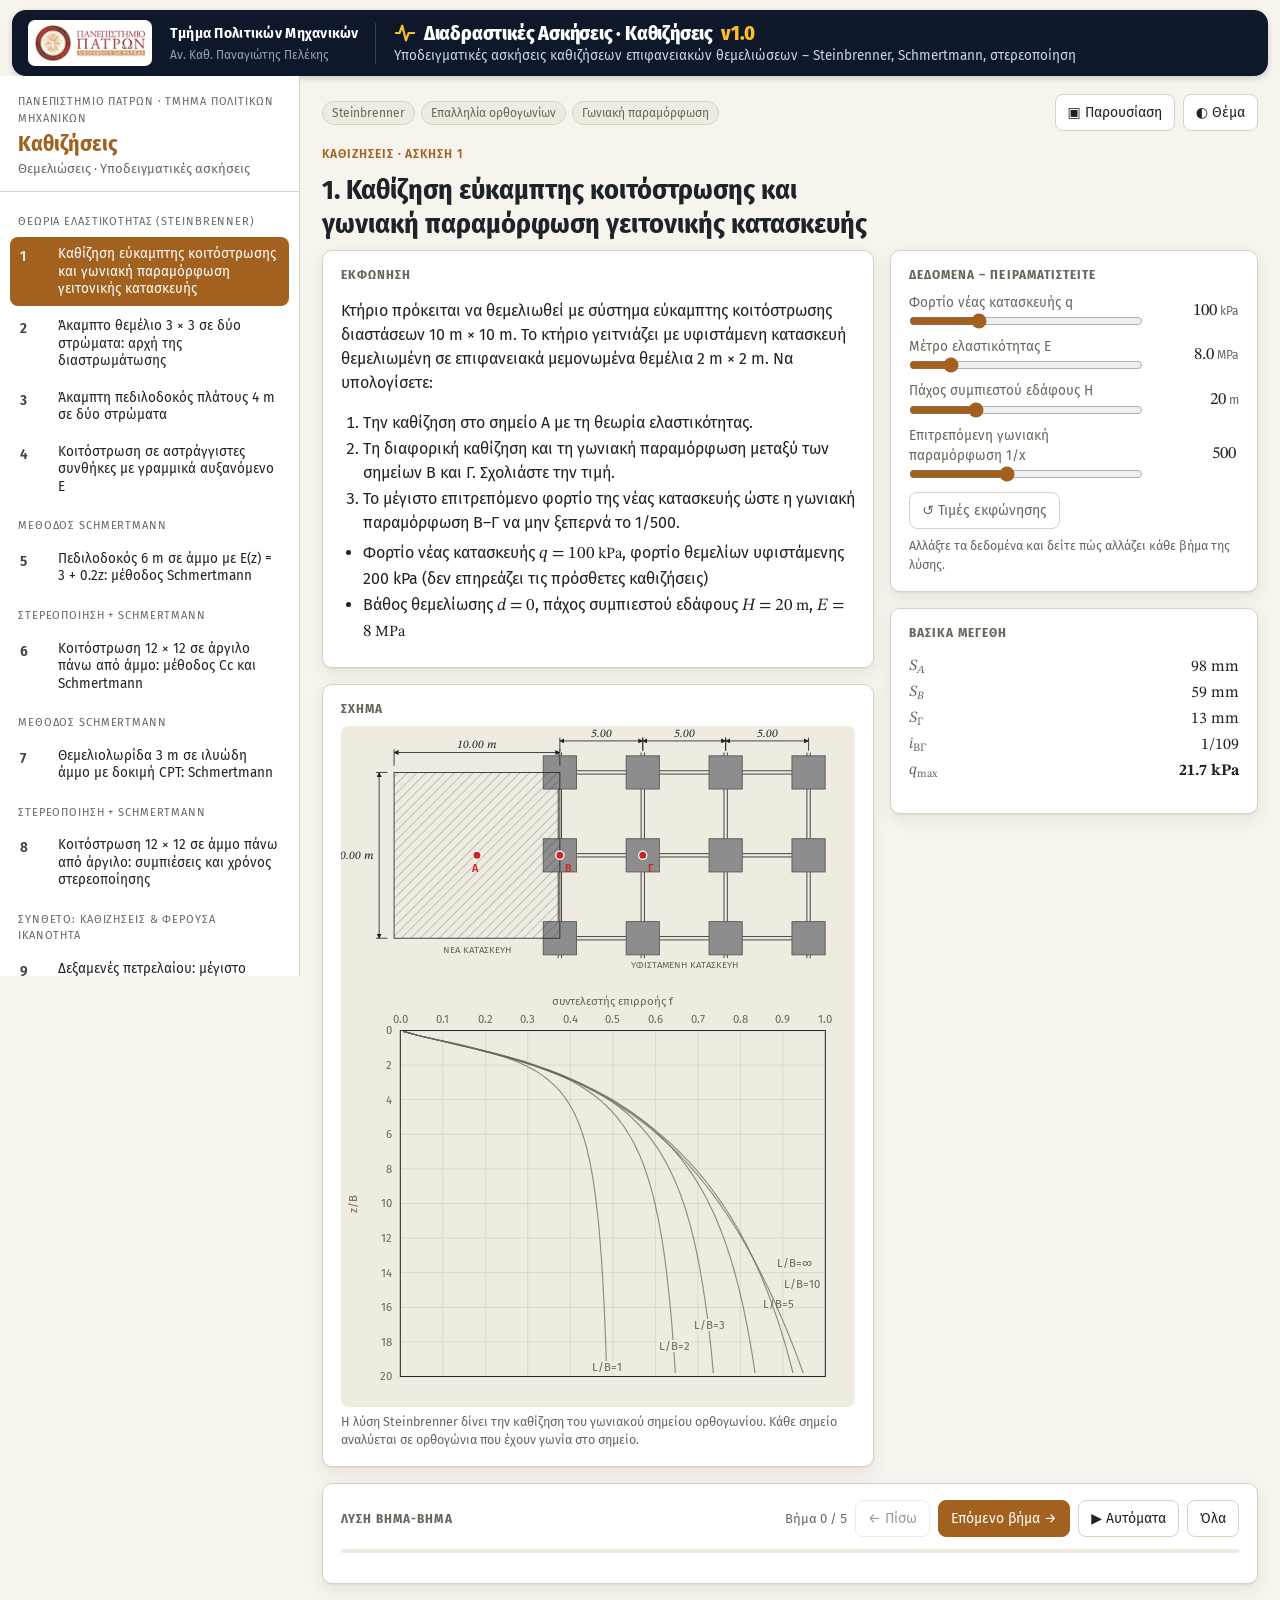
<file: settlements.html>
<!doctype html>
<html lang="el">
<head>
<meta charset="utf-8">
<meta name="viewport" content="width=device-width, initial-scale=1, viewport-fit=cover">
<title>Καθιζήσεις · Θεμελιώσεις</title>
<link rel="stylesheet" href="https://fonts.googleapis.com/css2?family=Fira+Sans:ital,wght@0,400;0,600;1,400&family=Fira+Sans+Condensed:wght@600;700&family=STIX+Two+Text:ital,wght@0,400;0,600;1,400&display=swap">
<style>
/* Layout: fixed sidebar of exercises on the left, one exercise at a time on the right.
   Figure + data sliders on top, step-by-step solution below. Presentation mode hides the sidebar and enlarges type. */
:root {
  --bg: #f7f4ee;            /* warm paper */
  --panel: #ffffff;
  --panel-2: #f0ebe1;
  --fg: #1f2328;
  --muted: #6b665c;
  --line: #d9d2c4;
  --accent: #a2611f;        /* ochre: soil */
  --accent-2: #2a6f97;      /* water / steel blue */
  --load: #c62828;          /* loads & pressures */
  --conc: #8d8d8d;          /* concrete */
  --conc-2: #5f5f5f;
  --soil: #d9b56b;
  --soil-2: #a67c3b;
  --clay: #b08968;
  --rock: #6b6b6b;
  --water: #4aa3df;
  --ok: #2e7d32;
  --warn: #d84315;
  --hl: #ffb300;
  --step-bg: #fff8e6;
  --font-ui: "Fira Sans", "Segoe UI", system-ui, sans-serif;
  --font-head: "Fira Sans Condensed", "Fira Sans", "Segoe UI", sans-serif;
  --font-math: "STIX Two Text", "Cambria Math", "Times New Roman", serif;
  --radius: 10px;
  --shadow: 0 1px 2px rgba(0,0,0,.06), 0 6px 18px rgba(60,40,10,.08);
}
@media (prefers-color-scheme: dark) {
  :root:not([data-theme="light"]) {
    --bg: #15171a; --panel: #1e2126; --panel-2: #262a30; --fg: #e8e6e1; --muted: #a39d92; --line: #3a3f47;
    --accent: #d99a4e; --accent-2: #6fb3dd; --load: #ff6b6b; --conc: #9a9a9a; --conc-2: #c9c9c9;
    --soil: #b08d4a; --soil-2: #7a5a2a; --clay: #8a6a4e; --rock: #4a4a4a; --water: #5fb2e8;
    --ok: #66bb6a; --warn: #ff8a65; --hl: #ffc947; --step-bg: #2a2820;
    --shadow: 0 1px 2px rgba(0,0,0,.4), 0 6px 18px rgba(0,0,0,.35);
    color-scheme: dark;
  }
}
:root[data-theme="dark"] {
  --bg: #15171a; --panel: #1e2126; --panel-2: #262a30; --fg: #e8e6e1; --muted: #a39d92; --line: #3a3f47;
  --accent: #d99a4e; --accent-2: #6fb3dd; --load: #ff6b6b; --conc: #9a9a9a; --conc-2: #c9c9c9;
  --soil: #b08d4a; --soil-2: #7a5a2a; --clay: #8a6a4e; --rock: #4a4a4a; --water: #5fb2e8;
  --ok: #66bb6a; --warn: #ff8a65; --hl: #ffc947; --step-bg: #2a2820;
  --shadow: 0 1px 2px rgba(0,0,0,.4), 0 6px 18px rgba(0,0,0,.35);
  color-scheme: dark;
}
* { box-sizing: border-box; }
html, body { height: 100%; }
body { margin: 0; background: var(--bg); color: var(--fg); font-family: var(--font-ui); font-size: 15.5px; line-height: 1.5; }
body::before { content: ""; position: fixed; inset: 0 0 auto; height: env(safe-area-inset-top, 0px); z-index: 10; background: var(--panel); }
h1, h2, h3, h4 { font-family: var(--font-head); line-height: 1.2; text-wrap: balance; margin: 0; }
button { font: inherit; color: inherit; }
a { color: var(--accent-2); }


/* ---------- university header (model: GeoFEM Web Solver) ---------- */
.uhead { display: flex; flex-wrap: wrap; align-items: center; gap: 14px 18px; margin: 10px 12px 0; padding: 10px 16px; background: #0f172a; color: #fff; border-radius: 14px; box-shadow: 0 2px 6px rgba(0,0,0,.18); font-family: var(--font-ui); }
.uhead .ulogo { height: 46px; width: auto; background: #fff; padding: 5px 7px; border-radius: 7px; flex-shrink: 0; }
.uhead .udept { display: flex; flex-direction: column; padding-right: 16px; border-right: 1px solid #334155; white-space: nowrap; }
.uhead .udept b { font-size: 14px; letter-spacing: .02em; }
.uhead .udept span { font-size: 12px; color: #94a3b8; margin-top: 2px; }
.uhead .uapp { flex: 1; min-width: 0; }
.uhead .uapp h1 { display: flex; align-items: center; gap: 8px; font-size: 20px; font-weight: 800; letter-spacing: -.01em; color: #fff; white-space: nowrap; }
.uhead .uapp h1 svg { width: 22px; height: 22px; flex: none; }
.uhead .uapp h1 svg, .uhead .uapp h1 .ver { color: #fbbf24; }
.uhead .uapp p { margin: 2px 0 0; font-size: 13.5px; color: #cbd5e1; line-height: 1.3; }
body.present .uhead { margin: 8px 16px 0; }
@media (max-width: 760px) { .uhead .udept { border-right: 0; padding-right: 0; } .uhead .uapp h1 { white-space: normal; } }

/* ---------- shell ---------- */
.app { display: grid; grid-template-columns: 300px 1fr; min-height: 100%; }
.side { background: var(--panel); border-right: 1px solid var(--line); position: sticky; top: env(safe-area-inset-top, 0px); height: calc(100vh - env(safe-area-inset-top, 0px)); overflow: auto; display: flex; flex-direction: column; }
.brand { padding: 18px 18px 12px; border-bottom: 1px solid var(--line); }
.brand .uni { font-size: 11px; letter-spacing: .08em; text-transform: uppercase; color: var(--muted); }
.brand h1 { font-size: 22px; margin-top: 4px; color: var(--accent); }
.brand .sub { font-size: 13px; color: var(--muted); margin-top: 2px; }
.nav { padding: 10px; display: flex; flex-direction: column; gap: 3px; }
.nav .grp { font-size: 11px; letter-spacing: .08em; text-transform: uppercase; color: var(--muted); padding: 12px 8px 4px; }
.nav button { text-align: left; background: none; border: 0; border-radius: 8px; padding: 8px 10px; cursor: pointer; display: grid; grid-template-columns: 30px 1fr; gap: 8px; align-items: start; }
.nav button:hover { background: var(--panel-2); }
.nav button.on { background: var(--accent); color: #fff; }
.nav button .n { font-family: var(--font-head); font-weight: 600; font-size: 15px; opacity: .85; }
.nav button .t { font-size: 13.5px; line-height: 1.3; }
.side .foot { margin-top: auto; padding: 12px 18px; font-size: 12px; color: var(--muted); border-top: 1px solid var(--line); }
.main { min-width: 0; padding-block: 18px 60px; padding-left: max(22px, env(safe-area-inset-left, 0px)); padding-right: max(22px, env(safe-area-inset-right, 0px)); }
.topbar { display: flex; flex-wrap: wrap; gap: 8px; align-items: center; margin-bottom: 14px; }
.topbar .sp { flex: 1; }
.btn { background: var(--panel); border: 1px solid var(--line); border-radius: 8px; padding: 7px 12px; cursor: pointer; font-size: 14px; display: inline-flex; gap: 6px; align-items: center; }
.btn:hover { border-color: var(--accent); }
.btn.primary { background: var(--accent); color: #fff; border-color: var(--accent); }
.btn:focus-visible, .nav button:focus-visible, input:focus-visible { outline: 2px solid var(--accent-2); outline-offset: 2px; }
.btn[disabled] { opacity: .45; cursor: default; }
.menu-btn { display: none; }

/* ---------- exercise ---------- */
.ex-head { display: flex; flex-wrap: wrap; align-items: baseline; gap: 10px 16px; margin-bottom: 10px; }
.ex-head .kicker { font-size: 12px; letter-spacing: .08em; text-transform: uppercase; color: var(--accent); font-weight: 600; }
.ex-head h2 { font-size: 28px; }
.tags { display: flex; gap: 6px; flex-wrap: wrap; }
.tag { font-size: 12px; background: var(--panel-2); border: 1px solid var(--line); border-radius: 999px; padding: 2px 9px; color: var(--muted); }
.card { background: var(--panel); border: 1px solid var(--line); border-radius: var(--radius); box-shadow: var(--shadow); padding: 16px 18px; min-width: 0; }
.card h3 { font-size: 13px; letter-spacing: .08em; text-transform: uppercase; color: var(--muted); margin-bottom: 10px; }
.grid2 { display: grid; grid-template-columns: minmax(0, 1.5fr) minmax(0, 1fr); gap: 16px; align-items: start; margin-bottom: 16px; }
.statement { font-size: 16px; }
.statement ul, .statement ol { padding-left: 22px; margin: 6px 0; }
.statement li { margin: 2px 0; }
.given { display: grid; grid-template-columns: 1fr auto; gap: 2px 12px; font-size: 14.5px; }
.given dt { color: var(--muted); }
.given dd { margin: 0; font-family: var(--font-math); font-size: 16px; text-align: right; }

/* figure */
.fig-wrap { position: relative; }
.fig { width: 100%; overflow: hidden; border-radius: 8px; background: var(--panel-2); }
.fig svg { display: block; width: 100%; height: auto; max-width: 100%; font-family: var(--font-ui); }
.fig text { fill: var(--fg); font-size: 13px; }
.fig .math { font-family: var(--font-math); font-style: italic; font-size: 14px; }
.fig .lbl-load { fill: var(--load); font-weight: 600; }
.fig .lbl-muted { fill: var(--muted); font-size: 11.5px; }
.fig .lbl-conc { fill: var(--conc-2); }
.fig .lbl-w { fill: #fff; font-weight: 600; }
.fig .conc { fill: var(--conc); stroke: var(--conc-2); stroke-width: 1.2; }
.fig .soil { fill: var(--soil); stroke: none; }
.fig .soil2 { fill: var(--soil-2); }
.fig .clay { fill: var(--clay); }
.fig .rock { fill: var(--rock); }
.fig .water { fill: var(--water); }
.fig .load { stroke: var(--load); fill: var(--load); }
.fig .load-line { stroke: var(--load); fill: none; stroke-width: 2; }
.fig .load-fill { fill: var(--load); fill-opacity: .14; stroke: var(--load); stroke-width: 1.5; }
.fig .weight { stroke: var(--accent-2); fill: var(--accent-2); }
.fig .weight-line { stroke: var(--accent-2); stroke-width: 3; fill: none; }
.fig .dimline { stroke: var(--fg); stroke-width: 1; fill: none; }
.fig .ground { stroke: var(--fg); stroke-width: 1.5; }
.fig .thin { stroke: var(--fg); stroke-width: 1; fill: none; }
.fig .dash { stroke-dasharray: 5 4; }
.fig .pt { fill: var(--load); stroke: #fff; stroke-width: 1.5; }
.fig .pile { fill: var(--conc); stroke: var(--conc-2); stroke-width: 1.2; }
.fig .ok { fill: var(--ok); } .fig .okl { stroke: var(--ok); }
.fig .warnf { fill: var(--warn); } .fig .warnl { stroke: var(--warn); }
.fig .hatch { fill: url(#hatch); }
.fig .blue { stroke: var(--accent-2); fill: none; stroke-width: 2.5; }
.fig .fill-blue { fill: var(--accent-2); fill-opacity: .22; stroke: var(--accent-2); stroke-width: 2; }
.fig .fill-green { fill: var(--ok); fill-opacity: .22; stroke: var(--ok); stroke-width: 2; }
.fig .fill-red { fill: var(--load); fill-opacity: .22; stroke: var(--load); stroke-width: 2; }
.fig .fill-hl { fill: var(--hl); fill-opacity: .3; stroke: var(--hl); stroke-width: 2; }
.fig .grid { stroke: var(--line); stroke-width: .8; }
.fig .axis { stroke: var(--fg); stroke-width: 1.2; }
.fig .curve { fill: none; stroke: var(--accent-2); stroke-width: 2; }
.fig .curve.muted { stroke: var(--muted); stroke-width: 1.2; opacity: .7; }
.fig .curve.hot { stroke: var(--load); stroke-width: 2.6; }
.fig .marker { fill: var(--hl); stroke: var(--fg); stroke-width: 1.5; }
.fig .guide { stroke: var(--load); stroke-width: 1.2; stroke-dasharray: 4 3; fill: none; }

/* highlight / animation */
.fig.focus [data-k] { transition: opacity .4s ease; }
.fig.focus [data-k]:not(.hl) { opacity: .4; }
.fig [data-k].hl { opacity: 1; }
.fig .a-draw { stroke-dasharray: 1600; stroke-dashoffset: 1600; animation: draw 1.1s ease-out forwards; }
.fig .a-fade { animation: fadein .7s ease both; }
.fig .a-pop { transform-box: fill-box; transform-origin: center; animation: pop .6s cubic-bezier(.2,.9,.3,1.3) both; }
.fig .a-down { transform-box: fill-box; transform-origin: top center; animation: growdown .8s ease-out both; }
.fig .a-left { transform-box: fill-box; transform-origin: right center; animation: growleft .8s ease-out both; }
.fig .a-right { transform-box: fill-box; transform-origin: left center; animation: growleft .8s ease-out both; }
.fig .a-sink { animation: sink 1.6s ease-in-out both; }
.fig .a-pulse { animation: pulse 1.4s ease-in-out infinite; }
.fig .a-flow { stroke-dasharray: 6 6; animation: flow 1.2s linear infinite; }
@keyframes draw { to { stroke-dashoffset: 0; } }
@keyframes fadein { from { opacity: 0; } to { opacity: 1; } }
@keyframes pop { from { transform: scale(.6); opacity: 0; } to { transform: scale(1); opacity: 1; } }
@keyframes growdown { from { transform: scaleY(0); } to { transform: scaleY(1); } }
@keyframes growleft { from { transform: scaleX(0); } to { transform: scaleX(1); } }
@keyframes sink { from { transform: translateY(0); } to { transform: translateY(var(--sink, 14px)); } }
@keyframes pulse { 0%, 100% { opacity: 1; } 50% { opacity: .45; } }
@keyframes flow { to { stroke-dashoffset: -24; } }
@media (prefers-reduced-motion: reduce) {
  .fig .a-draw, .fig .a-fade, .fig .a-pop, .fig .a-down, .fig .a-left, .fig .a-right, .fig .a-sink, .fig .a-pulse, .fig .a-flow { animation: none; stroke-dashoffset: 0; }
  .step { animation: none !important; }
}
.fig-cap { font-size: 12.5px; color: var(--muted); margin-top: 6px; }

/* data sliders */
.sliders { display: grid; gap: 8px; }
.sl { display: grid; grid-template-columns: 1fr 86px; grid-template-rows: auto auto; gap: 0 10px; align-items: center; }
.sl label { font-size: 13.5px; color: var(--muted); grid-column: 1; }
.sl .v { grid-column: 2; grid-row: 1 / span 2; font-family: var(--font-math); font-size: 17px; text-align: right; font-variant-numeric: tabular-nums; }
.sl .v small { font-family: var(--font-ui); font-size: 12px; color: var(--muted); margin-left: 3px; }
.sl input[type=range] { grid-column: 1; width: 100%; accent-color: var(--accent); margin: 0; }
.sl.changed label { color: var(--accent); font-weight: 600; }
.sliders-foot { display: flex; gap: 8px; align-items: center; margin-top: 10px; font-size: 12.5px; color: var(--muted); flex-wrap: wrap; }

/* steps */
.steps-head { display: flex; flex-wrap: wrap; gap: 8px; align-items: center; margin-bottom: 12px; }
.steps-head .prog { font-size: 13px; color: var(--muted); font-variant-numeric: tabular-nums; }
.progress { height: 4px; background: var(--panel-2); border-radius: 2px; overflow: hidden; margin-bottom: 14px; }
.progress i { display: block; height: 100%; background: var(--accent); transition: width .4s ease; }
.steps { display: grid; gap: 10px; }
.step { border: 1px solid var(--line); border-left: 4px solid var(--line); border-radius: 8px; padding: 12px 16px; background: var(--panel); animation: stepin .45s ease both; }
.step.cur { border-left-color: var(--accent); background: var(--step-bg); box-shadow: var(--shadow); }
.step.done { opacity: .82; }
.step .st { display: flex; gap: 10px; align-items: baseline; margin-bottom: 6px; }
.step .st .no { font-family: var(--font-head); font-weight: 700; color: var(--accent); font-size: 14px; letter-spacing: .04em; }
.step .st h4 { font-size: 17px; }
.step .body p { margin: 6px 0; }
.step .note { font-size: 13.5px; color: var(--muted); border-top: 1px dashed var(--line); margin-top: 8px; padding-top: 6px; }
@keyframes stepin { from { opacity: 0; transform: translateY(8px); } to { opacity: 1; transform: none; } }
.result { margin-top: 14px; border: 2px solid var(--ok); border-radius: var(--radius); padding: 12px 16px; background: var(--panel); animation: stepin .5s ease both; }
.result h3 { color: var(--ok); }
.result .big { font-family: var(--font-math); font-size: 22px; }
.hint { display: none; }

/* math markup */
.m { font-family: var(--font-math); font-size: 1.08em; white-space: normal; overflow-wrap: anywhere; }
.m .fr, .m .sq, .m sub, .m sup { white-space: nowrap; }
.m i { font-style: italic; }
.m sub, .m sup { font-size: .72em; line-height: 0; }
.m sub { vertical-align: -.25em; } .m sup { vertical-align: .55em; }
.m .fr { display: inline-flex; flex-direction: column; vertical-align: middle; text-align: center; margin: 0 .15em; line-height: 1.15; }
.m .fr > span:first-child { border-bottom: 1.2px solid currentColor; padding: 0 .25em .05em; }
.m .fr > span:last-child { padding: .05em .25em 0; }
.m .sq { display: inline-flex; align-items: stretch; vertical-align: middle; }
.m .sq .sqi { border-top: 1.2px solid currentColor; padding: 0 .2em; margin-left: .05em; }
.m .txt { font-family: var(--font-ui); font-size: .9em; }
.m .u { font-style: normal; font-size: .9em; margin-left: .2em; }
.m .hl { background: var(--hl); color: #1f2328; padding: 0 .3em; border-radius: 4px; font-weight: 600; }
.m .op { padding: 0 .18em; }
.m .big { font-size: 1.35em; vertical-align: -.1em; }
.eq { font-family: var(--font-math); font-size: 1.14em; margin: 8px 0 8px 10px; display: flex; flex-wrap: wrap; gap: 4px 10px; align-items: center; }
.eq { overflow-x: auto; max-width: 100%; padding-bottom: 2px; }
.eq .m { white-space: nowrap; }
.eq .why { font-family: var(--font-ui); font-size: 13px; color: var(--muted); }
.eqs { display: grid; gap: 4px; }

/* tables */
table.tbl { border-collapse: collapse; width: 100%; font-size: 14px; font-variant-numeric: tabular-nums; }
.tbl th, .tbl td { border: 1px solid var(--line); padding: 5px 9px; text-align: center; }
.tbl th { background: var(--panel-2); font-weight: 600; }
.tbl td:first-child, .tbl th:first-child { text-align: left; }
.tbl tr.hot td { background: var(--step-bg); font-weight: 600; }
.tbl .m { font-size: 1em; }
.tbl-wrap { overflow-x: auto; }

/* formula sheet */
.sheet { display: grid; grid-template-columns: repeat(auto-fit, minmax(340px, 1fr)); gap: 16px; }
.sheet .card h3 { color: var(--accent); font-size: 15px; letter-spacing: 0; text-transform: none; font-family: var(--font-head); }
.sheet .card .eq { margin-left: 4px; }
.sheet .card p { margin: 4px 0; font-size: 14px; }
.sheet .card .who { font-size: 12.5px; color: var(--muted); }
.wide, .sheet .card:has(table) { grid-column: 1 / -1; }
.sheet .card:has(table) .tbl { width: auto; min-width: 50%; }

/* presentation mode */
body.present .side { display: none; }
body.present .app { grid-template-columns: 1fr; }
body.present .main { font-size: 18px; padding-left: max(40px, env(safe-area-inset-left, 0px)); padding-right: max(40px, env(safe-area-inset-right, 0px)); max-width: 1500px; margin: 0 auto; }
body.present .ex-head h2 { font-size: 36px; }
body.present .step .st h4 { font-size: 21px; }
body.present .eq { font-size: 1.25em; }
body.present .menu-btn { display: inline-flex; }

@media (max-width: 980px) {
  .app { grid-template-columns: 1fr; }
  .side { position: fixed; z-index: 20; left: 0; top: env(safe-area-inset-top, 0px); width: min(320px, 86vw); transform: translateX(-105%); transition: transform .3s ease; box-shadow: var(--shadow); }
  .side.open { transform: none; }
  .menu-btn { display: inline-flex; }
  .grid2 { grid-template-columns: 1fr; }
  .main { padding-left: max(16px, env(safe-area-inset-left, 0px)); padding-right: max(16px, env(safe-area-inset-right, 0px)); }
  .sheet { grid-template-columns: 1fr; }
}
.kbd { font-family: ui-monospace, monospace; font-size: 11px; border: 1px solid var(--line); border-radius: 4px; padding: 0 4px; background: var(--panel-2); }

</style>
<script>
/* ============================================================
   Engine for interactive foundation-engineering exercises
   (shared by the bearing-capacity, settlement and pile apps)
   ============================================================ */
'use strict';

/* ---------- numbers ---------- */
function fmt(x, d) {
  if (d === undefined) d = 2;
  if (x === undefined || x === null || isNaN(x)) return '–';
  if (!isFinite(x)) return '∞';
  var s = Number(x).toFixed(d);
  if (s === '-0' || /^-0\.0*$/.test(s)) s = s.slice(1);
  return s;
}
function sig(x, n) { // significant-ish: adaptive decimals
  var a = Math.abs(x);
  if (a >= 1000) return fmt(x, 0);
  if (a >= 100) return fmt(x, 1);
  if (a >= 10) return fmt(x, 2);
  return fmt(x, n === undefined ? 3 : n);
}
var DEG = Math.PI / 180;
var tand = function (a) { return Math.tan(a * DEG); };
var sind = function (a) { return Math.sin(a * DEG); };
var cosd = function (a) { return Math.cos(a * DEG); };
function interp(xs, ys, x) {
  if (x <= xs[0]) return ys[0];
  if (x >= xs[xs.length - 1]) return ys[ys.length - 1];
  for (var i = 1; i < xs.length; i++) if (x <= xs[i]) {
    var t = (x - xs[i - 1]) / (xs[i] - xs[i - 1]);
    return ys[i - 1] + t * (ys[i] - ys[i - 1]);
  }
  return ys[ys.length - 1];
}
/* bisection solve f(x)=0 on [a,b] */
function solve(f, a, b, tol) {
  tol = tol || 1e-6; var fa = f(a), fb = f(b);
  if (fa * fb > 0) { // try to expand
    for (var k = 0; k < 40 && fa * fb > 0; k++) { b += (b - a); fb = f(b); }
    if (fa * fb > 0) return NaN;
  }
  for (var i = 0; i < 80; i++) { var m = (a + b) / 2, fm = f(m); if (Math.abs(fm) < tol) return m; if (fa * fm < 0) { b = m; fb = fm; } else { a = m; fa = fm; } }
  return (a + b) / 2;
}

/* ---------- math markup (mini TeX -> HTML) ----------
   Supported: _x _{..} ^x ^{..} \frac{a}{b} \sqrt{a} \text{..} \unit{..} \hl{..}
   \cdot \times \Rightarrow \to \le \ge \approx \ne \pm \sum \int \deg \inf \, \;
   Single latin letters are italic, longer latin words (tan, sin, log, net, ult, max ...) upright.
   Greek letters are typed directly. */
var TEXSYM = { cdot: '·', times: '×', Rightarrow: '<span class="op">⇒</span>', to: '→', le: '≤', ge: '≥', approx: '≈', ne: '≠', pm: '±', sum: '<span class="big">Σ</span>', int: '<span class="big">∫</span>', deg: '°', inf: '∞', ',': '&thinsp;', ';': '&ensp;', lt: '&lt;', gt: '&gt;', gg: '≫', ll: '≪', prime: '′', leftarrow: '←', Leftrightarrow: '⇔', ldots: '…', pi: 'π', theta: 'θ', phi: 'φ', gamma: 'γ', sigma: 'σ', tau: 'τ', alpha: 'α', beta: 'β', delta: 'δ', Delta: 'Δ', nu: 'ν', mu: 'μ', eta: 'η', lambda: 'λ', rho: 'ρ', omega: 'ω', xi: 'ξ', Sigma: 'Σ', ' ': ' ', '%': '%', '{': '{', '}': '}', quad: '&ensp;', qquad: '&emsp;', tan: 'tan', sin: 'sin', cos: 'cos', cot: 'cot', log: 'log', ln: 'ln', exp: 'exp', arctan: 'arctan', max: 'max', min: 'min', e: 'e' };
function esc(s) { return String(s).replace(/&/g, '&amp;').replace(/</g, '&lt;').replace(/>/g, '&gt;'); }
function tex(src) {
  var s = String(src), i = 0;
  function readGroup() { // assumes s[i]=='{'
    var depth = 0, start = i + 1;
    for (; i < s.length; i++) { if (s[i] === '{') depth++; else if (s[i] === '}') { depth--; if (depth === 0) { var g = s.slice(start, i); i++; return g; } } }
    return s.slice(start);
  }
  function readArg() { if (i >= s.length) return ''; if (s[i] === '{') return readGroup(); var c = s[i++]; return c; }
  function parseRun(txt) { // latin letter runs
    if (txt.length === 1) return '<i>' + txt + '</i>';
    return txt;
  }
  var out = '';
  while (i < s.length) {
    var c = s[i];
    if (c === '\\') {
      i++;
      var m = /^[A-Za-z]+/.exec(s.slice(i));
      var name;
      if (m) { name = m[0]; i += name.length; } else { name = s[i]; i++; }
      if (name === 'frac') { var a = readArg(); var b = readArg(); out += '<span class="fr"><span>' + tex(a) + '</span><span>' + tex(b) + '</span></span>'; }
      else if (name === 'sqrt') { var g = readArg(); out += '<span class="sq">√<span class="sqi">' + tex(g) + '</span></span>'; }
      else if (name === 'text') { out += '<span class="txt">' + esc(readArg()) + '</span>'; }
      else if (name === 'unit') { out += '<span class="u">' + esc(readArg()) + '</span>'; }
      else if (name === 'hl') { out += '<span class="hl">' + tex(readArg()) + '</span>'; }
      else if (name === 'b') { out += '<b>' + tex(readArg()) + '</b>'; }
      else if (name === 'left' || name === 'right') { /* ignore, next char printed */ }
      else if (TEXSYM[name] !== undefined) out += TEXSYM[name];
      else out += esc('\\' + name);
    } else if (c === '_' || c === '^') {
      i++; var arg = readArg(); out += (c === '_' ? '<sub>' : '<sup>') + tex(arg) + (c === '_' ? '</sub>' : '</sup>');
    } else if (c === '{') { out += tex(readGroup()); }
    else if (c === '}') { i++; }
    else if (/[A-Za-z]/.test(c)) { var mm = /^[A-Za-z]+/.exec(s.slice(i)); i += mm[0].length; out += parseRun(mm[0]); }
    else { out += esc(c); i++; }
  }
  return out;
}
function m(src) { return '<span class="m">' + tex(src) + '</span>'; }
function eq(src, why) { return '<div class="eq"><span class="m">' + tex(src) + '</span>' + (why ? '<span class="why">' + why + '</span>' : '') + '</div>'; }
function eqs(list) { return '<div class="eqs">' + list.map(function (x) { return Array.isArray(x) ? eq(x[0], x[1]) : eq(x); }).join('') + '</div>'; }
function p(html) { return '<p>' + html + '</p>'; }
function note(html) { return '<div class="note">' + html + '</div>'; }
function table(head, rows, hotRow) {
  var h = '<div class="tbl-wrap"><table class="tbl"><thead><tr>' + head.map(function (x) { return '<th>' + x + '</th>'; }).join('') + '</tr></thead><tbody>';
  rows.forEach(function (r, idx) { h += '<tr' + (idx === hotRow ? ' class="hot"' : '') + '>' + r.map(function (x) { return '<td>' + x + '</td>'; }).join('') + '</tr>'; });
  return h + '</tbody></table></div>';
}

/* ---------- SVG helpers (all return strings) ---------- */
var SVG = {
  open: function (w, h, extra) {
    return '<svg viewBox="0 0 ' + w + ' ' + h + '" role="img" ' + (extra || '') + '>' +
      '<defs>' +
      '<marker id="arL" viewBox="0 0 10 10" refX="9" refY="5" markerWidth="7" markerHeight="7" orient="auto-start-reverse"><path d="M0,0 L10,5 L0,10 z" fill="var(--load)"/></marker>' +
      '<marker id="arW" viewBox="0 0 10 10" refX="9" refY="5" markerWidth="6" markerHeight="6" orient="auto-start-reverse"><path d="M0,0 L10,5 L0,10 z" fill="var(--accent-2)"/></marker>' +
      '<marker id="arF" viewBox="0 0 10 10" refX="9" refY="5" markerWidth="6" markerHeight="6" orient="auto-start-reverse"><path d="M0,0 L10,5 L0,10 z" fill="var(--fg)"/></marker>' +
      '<marker id="dot" viewBox="0 0 10 10" refX="5" refY="5" markerWidth="5" markerHeight="5"><circle cx="5" cy="5" r="4" fill="var(--fg)"/></marker>' +
      '<pattern id="hatch" width="8" height="8" patternUnits="userSpaceOnUse" patternTransform="rotate(45)"><line x1="0" y1="0" x2="0" y2="8" stroke="var(--fg)" stroke-width="1" opacity=".55"/></pattern>' +
      '<pattern id="hatch2" width="10" height="10" patternUnits="userSpaceOnUse" patternTransform="rotate(-45)"><line x1="0" y1="0" x2="0" y2="10" stroke="var(--ok)" stroke-width="1.2"/></pattern>' +
      '<pattern id="sandp" width="14" height="14" patternUnits="userSpaceOnUse"><circle cx="3" cy="3" r="1" fill="var(--soil-2)" opacity=".6"/><circle cx="10" cy="8" r="1" fill="var(--soil-2)" opacity=".6"/><circle cx="6" cy="12" r=".8" fill="var(--soil-2)" opacity=".6"/></pattern>' +
      '<pattern id="clayp" width="16" height="8" patternUnits="userSpaceOnUse"><line x1="0" y1="4" x2="10" y2="4" stroke="var(--soil-2)" stroke-width="1" opacity=".5"/></pattern>' +
      '<linearGradient id="soilg" x1="0" y1="0" x2="0" y2="1"><stop offset="0" stop-color="var(--soil)"/><stop offset="1" stop-color="var(--soil-2)"/></linearGradient>' +
      '<linearGradient id="clayg" x1="0" y1="0" x2="0" y2="1"><stop offset="0" stop-color="var(--clay)"/><stop offset="1" stop-color="var(--soil-2)"/></linearGradient>' +
      '<linearGradient id="rockg" x1="0" y1="0" x2="0" y2="1"><stop offset="0" stop-color="var(--rock)"/><stop offset="1" stop-color="#2b2b2b"/></linearGradient>' +
      '</defs>';
  },
  close: function () { return '</svg>'; },
  /* soil mass with gradient; type: 'sand' | 'clay' | 'rock' */
  soil: function (x, y, w, h, type, attrs) {
    var fill = type === 'clay' ? 'url(#clayg)' : type === 'rock' ? 'url(#rockg)' : 'url(#soilg)';
    var pat = type === 'clay' ? 'url(#clayp)' : type === 'rock' ? '' : 'url(#sandp)';
    return '<g ' + (attrs || '') + '><rect x="' + x + '" y="' + y + '" width="' + w + '" height="' + h + '" fill="' + fill + '"/>' + (pat ? '<rect x="' + x + '" y="' + y + '" width="' + w + '" height="' + h + '" fill="' + pat + '"/>' : '') + '</g>';
  },
  /* ground surface line with little hatch ticks on the right side */
  ground: function (x1, x2, y, tickSide) {
    var s = '<line class="ground" x1="' + x1 + '" y1="' + y + '" x2="' + x2 + '" y2="' + y + '"/>';
    var from = tickSide === 'left' ? x1 : x2 - 60, to = tickSide === 'left' ? x1 + 60 : x2;
    for (var x = from + 4; x < to; x += 8) s += '<line class="thin" x1="' + x + '" y1="' + y + '" x2="' + (x - 5) + '" y2="' + (y + 6) + '"/>';
    return s;
  },
  rect: function (x, y, w, h, cls, attrs) { return '<rect x="' + x + '" y="' + y + '" width="' + w + '" height="' + h + '" class="' + (cls || '') + '" ' + (attrs || '') + '/>'; },
  poly: function (pts, cls, attrs) { return '<polygon points="' + pts.map(function (p) { return p.join(','); }).join(' ') + '" class="' + (cls || '') + '" ' + (attrs || '') + '/>'; },
  line: function (x1, y1, x2, y2, cls, attrs) { return '<line x1="' + x1 + '" y1="' + y1 + '" x2="' + x2 + '" y2="' + y2 + '" class="' + (cls || 'thin') + '" ' + (attrs || '') + '/>'; },
  circle: function (cx, cy, r, cls, attrs) { return '<circle cx="' + cx + '" cy="' + cy + '" r="' + r + '" class="' + (cls || '') + '" ' + (attrs || '') + '/>'; },
  text: function (x, y, str, cls, attrs) { return '<text x="' + x + '" y="' + y + '" class="' + (cls || '') + '" ' + (attrs || '') + '>' + str + '</text>'; },
  /* arrow with head; kind: 'load' (red) | 'weight' (blue) | 'fg' */
  arrow: function (x1, y1, x2, y2, kind, attrs, width) {
    var mk = kind === 'load' ? 'arL' : kind === 'weight' ? 'arW' : 'arF';
    var stroke = kind === 'load' ? 'var(--load)' : kind === 'weight' ? 'var(--accent-2)' : 'var(--fg)';
    return '<line x1="' + x1 + '" y1="' + y1 + '" x2="' + x2 + '" y2="' + y2 + '" stroke="' + stroke + '" stroke-width="' + (width || 3) + '" marker-end="url(#' + mk + ')" ' + (attrs || '') + '/>';
  },
  /* dimension line between two points with text; off = offset perpendicular (px). horizontal if y1==y2 */
  dim: function (x1, y1, x2, y2, label, off, attrs) {
    off = off || 0;
    var horiz = Math.abs(y1 - y2) < 0.01;
    var s = '<g class="dimg" ' + (attrs || '') + '>';
    if (horiz) {
      var y = y1 + off;
      s += '<line class="dimline" x1="' + x1 + '" y1="' + y1 + '" x2="' + x1 + '" y2="' + (y + (off > 0 ? 4 : -4)) + '"/><line class="dimline" x1="' + x2 + '" y1="' + y2 + '" x2="' + x2 + '" y2="' + (y + (off > 0 ? 4 : -4)) + '"/>';
      s += '<line class="dimline" x1="' + x1 + '" y1="' + y + '" x2="' + x2 + '" y2="' + y + '" marker-start="url(#arF)" marker-end="url(#arF)"/>';
      s += '<text x="' + ((x1 + x2) / 2) + '" y="' + (y + (off >= 0 ? 15 : -5)) + '" text-anchor="middle" class="math">' + label + '</text>';
    } else {
      var x = x1 + off;
      s += '<line class="dimline" x1="' + x1 + '" y1="' + y1 + '" x2="' + (x + (off > 0 ? 4 : -4)) + '" y2="' + y1 + '"/><line class="dimline" x1="' + x2 + '" y1="' + y2 + '" x2="' + (x + (off > 0 ? 4 : -4)) + '" y2="' + y2 + '"/>';
      s += '<line class="dimline" x1="' + x + '" y1="' + y1 + '" x2="' + x + '" y2="' + y2 + '" marker-start="url(#arF)" marker-end="url(#arF)"/>';
      s += '<text x="' + (x + (off >= 0 ? 6 : -6)) + '" y="' + ((y1 + y2) / 2 + 4) + '" text-anchor="' + (off >= 0 ? 'start' : 'end') + '" class="math">' + label + '</text>';
    }
    return s + '</g>';
  },
  /* uniformly distributed load arrows pointing down onto y from y-len, spanning x1..x2 */
  udl: function (x1, x2, y, len, label, attrs, n) {
    n = n || Math.max(3, Math.round((x2 - x1) / 18));
    var s = '<g class="udl" ' + (attrs || '') + '><line class="load-line" x1="' + x1 + '" y1="' + (y - len) + '" x2="' + x2 + '" y2="' + (y - len) + '"/>';
    for (var k = 0; k <= n; k++) { var x = x1 + (x2 - x1) * k / n; s += '<line x1="' + x + '" y1="' + (y - len) + '" x2="' + x + '" y2="' + (y - 2) + '" stroke="var(--load)" stroke-width="1.6" marker-end="url(#arL)"/>'; }
    if (label) s += '<text x="' + ((x1 + x2) / 2) + '" y="' + (y - len - 6) + '" text-anchor="middle" class="lbl-load math">' + label + '</text>';
    return s + '</g>';
  },
  /* horizontal pressure diagram (triangle/trapezoid) acting on face at x, from yTop..yBot, widths wTop..wBot (px) extending to the right (side=+1) or left (-1) */
  pressure: function (x, yTop, yBot, wTop, wBot, side, cls, attrs, nArrows) {
    side = side || 1; cls = cls || 'load-fill';
    var pts = [[x, yTop], [x + side * wTop, yTop], [x + side * wBot, yBot], [x, yBot]];
    var s = '<g ' + (attrs || '') + '>' + SVG.poly(pts, cls);
    var n = nArrows === undefined ? 5 : nArrows;
    for (var k = 1; k <= n; k++) { var t = k / (n + 1), y = yTop + (yBot - yTop) * t, w = wTop + (wBot - wTop) * t; if (w > 6) s += '<line x1="' + (x + side * w) + '" y1="' + y + '" x2="' + (x + side * 3) + '" y2="' + y + '" stroke="var(--load)" stroke-width="1.3" marker-end="url(#arL)"/>'; }
    return s + '</g>';
  },
  /* water table symbol at (x,y) */
  wt: function (x, y) {
    return '<g class="wtsym"><polygon points="' + (x - 7) + ',' + (y - 10) + ' ' + (x + 7) + ',' + (y - 10) + ' ' + x + ',' + y + '" fill="var(--water)"/><line x1="' + (x - 10) + '" y1="' + (y + 3) + '" x2="' + (x + 10) + '" y2="' + (y + 3) + '" stroke="var(--water)" stroke-width="1.5"/><line x1="' + (x - 6) + '" y1="' + (y + 7) + '" x2="' + (x + 6) + '" y2="' + (y + 7) + '" stroke="var(--water)" stroke-width="1.5"/></g>';
  },
  /* label with small background box */
  label: function (x, y, str, cls, anchor) {
    return '<text x="' + x + '" y="' + y + '" text-anchor="' + (anchor || 'middle') + '" class="' + (cls || '') + '" paint-order="stroke" stroke="var(--panel-2)" stroke-width="4" stroke-linejoin="round">' + str + '</text>';
  },
  point: function (x, y, name, dx, dy) { return SVG.circle(x, y, 5, 'pt') + (name ? SVG.text(x + (dx === undefined ? 8 : dx), y + (dy === undefined ? 5 : dy), name, 'lbl-load') : ''); }
};
/* sub/sup inside SVG text: returns tspans */
function tsub(base, sub) { return base + '<tspan dy="4" font-size="10">' + sub + '</tspan><tspan dy="-4"> </tspan>'; }

/* ---------- Geotechnical functions ---------- */
var GEO = {
  Ka: function (phi) { return Math.pow(tand(45 - phi / 2), 2); },
  Kp: function (phi) { return Math.pow(tand(45 + phi / 2), 2); },
  /* Prandtl/Reissner Nq, Nc; Hansen Nγ (used in exercises 6-8) */
  Nq: function (phi) { if (phi <= 0) return 1; return Math.exp(Math.PI * tand(phi)) * Math.pow(tand(45 + phi / 2), 2); },
  Nc: function (phi) { if (phi <= 0.001) return 5.14; return (GEO.Nq(phi) - 1) / tand(phi); },
  Ng: function (phi) { if (phi <= 0) return 0; return 1.5 * (GEO.Nq(phi) - 1) * tand(phi); },         // Hansen
  NgVesic: function (phi) { if (phi <= 0) return 0; return 2 * (GEO.Nq(phi) + 1) * tand(phi); },
  /* DIN 4017 table as printed in the course notes (rounded). Nb(DIN) = (Nd-1) tanφ */
  DIN_TAB: [[0, 5.0, 1.0, 0.0], [5, 6.5, 1.5, 0.0], [10, 8.5, 2.5, 0.5], [15, 11.0, 4.0, 1.0], [20, 15.0, 6.5, 2.0], [22.5, 17.5, 8.0, 3.0], [25, 20.5, 10.5, 4.5], [27.5, 25.0, 14.0, 7.0], [30, 30.0, 18.0, 10.0], [32.5, 37.0, 25.0, 15.0], [35, 46.0, 33.0, 23.0], [37.5, 58.0, 46.0, 34.0], [40, 75.0, 64.0, 53.0], [42.5, 99.0, 92.0, 83.0]],
  din: function (phi) { // interpolated from the course table
    var t = GEO.DIN_TAB, xs = t.map(function (r) { return r[0]; });
    return { Nc: interp(xs, t.map(function (r) { return r[1]; }), phi), Nd: interp(xs, t.map(function (r) { return r[2]; }), phi), Nb: interp(xs, t.map(function (r) { return r[3]; }), phi) };
  },
  dinExact: function (phi) { var Nd = GEO.Nq(phi); return { Nc: phi > 0 ? (Nd - 1) / tand(phi) : 5.14, Nd: Nd, Nb: phi > 0 ? (Nd - 1) * tand(phi) : 0 }; },
  /* DIN 4017 shape factors: shape 'strip' | 'rect' | 'square' */
  dinShape: function (shape, B, L, phi, Nd) {
    if (shape === 'strip') return { Vc: 1, Vd: 1, Vb: 1 };
    var BL = shape === 'square' ? 1 : B / L;
    var Vd = 1 + BL * sind(phi), Vb = 1 - 0.3 * BL;
    var Vc = phi > 0 ? (Vd * Nd - 1) / (Nd - 1) : 1 + 0.2 * BL;
    return { Vc: Vc, Vd: Vd, Vb: Vb };
  },
  /* Steinbrenner influence factor f for corner of flexible rectangle L×B on layer of depth z, ν=0.3 : ρ = qB/E · f */
  steinF: function (LB, zB, nu) {
    nu = nu === undefined ? 0.3 : nu;
    var mm = LB, n = zB;
    if (n <= 0) return 0;
    var s1 = Math.sqrt(mm * mm + 1), s2 = Math.sqrt(mm * mm + n * n), s3 = Math.sqrt(mm * mm + n * n + 1), s4 = Math.sqrt(1 + n * n);
    var A0 = mm * Math.log((1 + s1) * s2 / (mm * (1 + s3)));
    var A1 = Math.log((mm + s1) * s4 / (mm + s3));
    var F1 = (A0 + A1) / Math.PI;
    var F2 = (n / (2 * Math.PI)) * Math.atan(mm / (n * s3));
    var Is = F1 + (1 - 2 * nu) / (1 - nu) * F2;
    return (1 - nu * nu) * Is;
  },
  /* Corner factor for a layer of thickness H whose modulus increases linearly with depth:
     E(z) = E0 (1 + K z/H), K = (E_H - E0)/E0, ρ = q B f / E0, read at z/B = H/B.
     Vertical strains of the homogeneous half-space integrated over the layer (Steinbrenner assumption):
     f_K(n) = f(n)/(1+K) + (K/n) ∫0..n f(ζ)/(1+Kζ/n)² dζ, with ζ = n t² and Simpson's rule. K = 0 gives steinF. */
  steinFK: function (LB, zB, K, nu) {
    nu = nu === undefined ? 0.3 : nu;
    if (zB <= 0) return 0;
    var f0 = GEO.steinF(LB, zB, nu);
    if (!K) return f0;
    var N = 96, h = 1 / N, sum = 0;
    for (var i = 1; i <= N; i++) { var t = i * h, w = i === N ? 1 : (i % 2 ? 4 : 2); sum += w * GEO.steinF(LB, zB * t * t, nu) * 2 * t / Math.pow(1 + K * t * t, 2); }
    return f0 / (1 + K) + K * sum * h / 3;
  },
  /* Schmertmann strain influence factor: type 'strip' (L/B>=10) or 'square'. z measured from foundation level, B width */
  schIz: function (z, B, type, Izmax) {
    Izmax = Izmax === undefined ? 0.6 : Izmax;
    var zp = type === 'strip' ? B : B / 2, zmax = type === 'strip' ? 4 * B : 2 * B, I0 = type === 'strip' ? 0.2 : 0.1;
    if (z < 0) return 0;
    if (z <= zp) return I0 + (Izmax - I0) * z / zp;
    if (z <= zmax) return Izmax * (zmax - z) / (zmax - zp);
    return 0;
  },
  /* Terzaghi one-dimensional consolidation: average degree U -> Tv */
  Tv: function (U) { if (U < 0.6) return Math.PI / 4 * U * U; return -0.933 * Math.log10(1 - U) - 0.085; },
  U: function (Tv) { return solve(function (u) { return GEO.Tv(u) - Tv; }, 0.0001, 0.9999, 1e-7); },
  /* Converse–Labarre group efficiency: n rows (m x n piles), D diameter, s spacing */
  converseLabarre: function (mRows, nCols, D, s) { var th = Math.atan(D / s) / DEG; return 1 - th * ((nCols - 1) * mRows + (mRows - 1) * nCols) / (90 * mRows * nCols); }
};

/* ---------- charts (SVG strings) ---------- */
var CHART = {
  /* Steinbrenner chart: f (x) vs z/B (y, downward). points: [{LB, zB, name}] marked.
     opts.K / opts.nu: nomograph for linearly increasing modulus E(z) = E0(1 + K z/H) and Poisson ratio ν
     (GEO.steinFK); without them the classic chart (K = 0, ν = 0.3) is drawn. opts.dec: decimals of the readings. */
  steinbrenner: function (points, opts) {
    opts = opts || {}; var W = 520, H = 420, L = 60, T = 40, R = 30, Bm = 30, pw = W - L - R, ph = H - T - Bm;
    var gen = opts.K !== undefined || opts.nu !== undefined, Kk = opts.K || 0, nu = opts.nu === undefined ? 0.3 : opts.nu, dec = opts.dec || 2;
    var F = function (LB, zB) { return gen ? GEO.steinFK(LB, zB, Kk, nu) : GEO.steinF(LB, zB); };
    var curves = [1, 2, 3, 5, 10, 1000];
    var names = ['1', '2', '3', '5', '10', '∞'];
    var fmax = 1.0, fstep = 0.1, zmax = 20;
    if (gen) { // horizontal axis fitted to the family of curves
      var top = 0; curves.forEach(function (LB) { top = Math.max(top, F(LB, zmax)); });
      (points || []).forEach(function (pt) { top = Math.max(top, F(pt.LB, pt.zB)); });
      top *= 1.02; var cand = [0.02, 0.05, 0.1, 0.2, 0.5, 1, 2, 5, 10, 20, 50];
      for (var ck = 0; ck < cand.length; ck++) { fstep = cand[ck]; if (top / fstep <= 10) break; }
      fmax = Math.max(fstep, Math.ceil(top / fstep - 1e-9) * fstep);
    }
    var X = function (f) { return L + f / fmax * pw; }, Y = function (zB) { return T + zB / zmax * ph; };
    var s = SVG.open(W, H, 'aria-label="Διάγραμμα Steinbrenner: συντελεστής f συναρτήσει z/B για διάφορα L/B' + (gen ? ', K = ' + fmt(Kk, 2) + ', ν = ' + fmt(nu, 1) : '') + '"');
    for (var k = 0; k * fstep <= fmax + 1e-9; k++) { var f = k * fstep; s += SVG.line(X(f), T, X(f), T + ph, 'grid') + SVG.text(X(f), T - 8, fmt(f, fstep < 0.1 ? 2 : fstep < 1 ? 1 : 0), 'lbl-muted', 'text-anchor="middle"'); }
    for (var z = 0; z <= 20; z += 2) s += SVG.line(L, Y(z), L + pw, Y(z), 'grid') + SVG.text(L - 8, Y(z) + 4, z, 'lbl-muted', 'text-anchor="end"');
    s += SVG.rect(L, T, pw, ph, 'thin');
    s += SVG.text(L + pw / 2, 14, 'συντελεστής επιρροής f' + (gen ? '  (K = ' + fmt(Kk, 2) + ',  ν = ' + fmt(nu, 1) + ')' : ''), gen ? 'lbl-load' : 'lbl-muted', 'text-anchor="middle"');
    s += '<text transform="translate(16,' + (T + ph / 2) + ') rotate(-90)" text-anchor="middle" class="lbl-muted">' + (gen ? 'z/B′ = H/B′' : 'z/B') + '</text>';
    var path = function (LB) { var d = ''; for (var zB = 0.05; zB <= zmax + 0.001; zB += 0.25) { var fv = F(LB, zB); d += (d ? ' L' : 'M') + X(fv).toFixed(1) + ',' + Y(zB).toFixed(1); } return d; };
    var isStd = function (LB) { return LB >= 50 || curves.some(function (c) { return Math.abs(c - LB) < 0.01; }); };
    curves.forEach(function (LB, ci) {
      var hot = points && points.some(function (pt) { return Math.abs(pt.LB - LB) < 0.01 || (LB === 1000 && pt.LB >= 50); });
      s += '<path d="' + path(LB) + '" class="curve ' + (hot ? 'hot' : 'muted') + '"/>';
      var zl = zmax - 1.2 * ci, fe = F(LB, zl);
      var lx = X(fe) + (ci >= 3 ? 34 : 0); if (gen) lx = Math.min(lx, L + pw - 30);   // keep the label inside the frame
      s += SVG.label(lx, Y(zl) - 6, 'L/B=' + names[ci], 'lbl-muted', 'middle');
    });
    // interpolated curve (dashed) through each reading whose L/B is not one of the drawn curves
    if (gen) (points || []).forEach(function (pt) { if (!isStd(pt.LB)) s += '<path d="' + path(pt.LB) + '" class="curve hot" style="stroke-width:1.6;stroke-dasharray:6 4"/>'; });
    var placed = [];
    (points || []).forEach(function (pt) {
      var fv = F(pt.LB, pt.zB), txt = (pt.name ? pt.name + ': ' : '') + 'f = ' + fmt(fv, dec), lx = X(fv) + 10, ly = Y(pt.zB) - 8;
      // keep the labels of neighbouring readings apart
      [-8, 20, -24, 36].some(function (dy) { ly = Y(pt.zB) + dy; return !placed.some(function (q) { return Math.abs(q[1] - ly) < 15 && Math.abs(q[0] - lx) < 8 * txt.length; }); });
      placed.push([lx, ly]);
      s += '<path d="M' + X(0) + ',' + Y(pt.zB) + ' L' + X(fv) + ',' + Y(pt.zB) + ' L' + X(fv) + ',' + Y(0) + '" class="guide a-draw"/>';
      s += SVG.circle(X(fv), Y(pt.zB), 6, 'marker a-pop');
      s += SVG.label(lx, ly, txt, 'lbl-load', 'start');
    });
    return s + SVG.close();
  },
  /* Schmertmann Iz diagram for a given B/type with layer midpoints marked. layers: [{z, Iz}] (z from foundation level) */
  schmertmann: function (B, type, Izmax, layers, zTop) {
    zTop = zTop || 0; var zmax = type === 'strip' ? 4 * B : 2 * B;
    var W = 360, H = 420, L = 50, T = 36, R = 20, Bm = 24, pw = W - L - R, ph = H - T - Bm;
    var X = function (I) { return L + I / 0.8 * pw; }, Y = function (z) { return T + z / zmax * ph; };
    var s = SVG.open(W, H, 'aria-label="Διάγραμμα συντελεστή επιρροής παραμόρφωσης Iz κατά Schmertmann"');
    for (var I = 0; I <= 0.81; I += 0.2) s += SVG.line(X(I), T, X(I), T + ph, 'grid') + SVG.text(X(I), T - 8, fmt(I, 1), 'lbl-muted', 'text-anchor="middle"');
    var steps = Math.min(12, Math.round(zmax)); var dz = zmax / steps;
    for (var z = 0; z <= zmax + 0.001; z += dz) s += SVG.line(L, Y(z), L + pw, Y(z), 'grid') + SVG.text(L - 6, Y(z) + 4, fmt(z + zTop, 1), 'lbl-muted', 'text-anchor="end"');
    s += SVG.rect(L, T, pw, ph, 'thin');
    s += SVG.text(L + pw / 2, 12, tsub('I', 'z'), 'lbl-muted', 'text-anchor="middle"');
    s += '<text transform="translate(12,' + (T + ph / 2) + ') rotate(-90)" text-anchor="middle" class="lbl-muted">βάθος z (m)</text>';
    var zp = type === 'strip' ? B : B / 2, I0 = type === 'strip' ? 0.2 : 0.1;
    s += '<path d="M' + X(I0) + ',' + Y(0) + ' L' + X(Izmax) + ',' + Y(zp) + ' L' + X(0) + ',' + Y(zmax) + '" class="curve hot a-draw"/>';
    s += SVG.label(X(Izmax) - 8, Y(zp) + 18, tsub('I', 'z,max') + '=' + fmt(Izmax, 2) + ', z=' + fmt(zp, 1) + ' m', 'lbl-load', 'end');
    s += SVG.label(X(0) + 6, Y(zmax) - 6, (type === 'strip' ? '4B' : '2B') + ' = ' + fmt(zmax, 1) + ' m', 'lbl-muted', 'start');
    (layers || []).forEach(function (ly, i) {
      s += SVG.line(L, Y(ly.z), X(ly.Iz), Y(ly.z), 'guide');
      s += SVG.circle(X(ly.Iz), Y(ly.z), 5, 'marker a-pop', 'style="animation-delay:' + (i * 0.12) + 's"');
      s += SVG.label(X(ly.Iz) + 8, Y(ly.z) + 4, fmt(ly.Iz, 2), 'lbl-muted', 'start');
    });
    return s + SVG.close();
  },
  /* Consolidation U–Tv curve with a point */
  consol: function (Umark) {
    var W = 420, H = 260, L = 50, T = 20, R = 20, Bm = 36, pw = W - L - R, ph = H - T - Bm;
    var X = function (Tv) { return L + Tv / 1.2 * pw; }, Y = function (U) { return T + U * ph; };
    var s = SVG.open(W, H, 'aria-label="Καμπύλη βαθμού στερεοποίησης U – χρονικού παράγοντα Tv"');
    for (var t = 0; t <= 1.21; t += 0.2) s += SVG.line(X(t), T, X(t), T + ph, 'grid') + SVG.text(X(t), T + ph + 14, fmt(t, 1), 'lbl-muted', 'text-anchor="middle"');
    for (var u = 0; u <= 1.01; u += 0.2) s += SVG.line(L, Y(u), L + pw, Y(u), 'grid') + SVG.text(L - 6, Y(u) + 4, fmt(u * 100, 0) + '%', 'lbl-muted', 'text-anchor="end"');
    s += SVG.rect(L, T, pw, ph, 'thin');
    s += SVG.text(L + pw / 2, H - 4, tsub('T', 'v'), 'lbl-muted', 'text-anchor="middle"');
    var d = '';
    for (var U = 0; U <= 0.995; U += 0.01) { var Tv = GEO.Tv(U); if (Tv > 1.2) break; d += (d ? ' L' : 'M') + X(Tv).toFixed(1) + ',' + Y(U).toFixed(1); }
    s += '<path d="' + d + '" class="curve hot a-draw"/>';
    if (Umark) { var Tm = GEO.Tv(Umark); s += '<path d="M' + X(0) + ',' + Y(Umark) + ' L' + X(Tm) + ',' + Y(Umark) + ' L' + X(Tm) + ',' + Y(1) + '" class="guide"/>' + SVG.circle(X(Tm), Y(Umark), 6, 'marker a-pop') + SVG.label(X(Tm) + 8, Y(Umark) - 8, 'U=' + fmt(Umark * 100, 0) + '% → ' + tsub('T', 'v') + '=' + fmt(Tm, 3), 'lbl-load', 'start'); }
    return s + SVG.close();
  }
};

/* ---------- tables ---------- */
var TABLES = {
  din1: function (phiHot) {
    var rows = GEO.DIN_TAB.map(function (r) { return [fmt(r[0], 1) + '°', fmt(r[1], 1), fmt(r[2], 1), fmt(r[3], 1)]; });
    var hot = -1; GEO.DIN_TAB.forEach(function (r, i) { if (phiHot !== undefined && Math.abs(r[0] - phiHot) < 0.01) hot = i; });
    return table(['φ', m('N_c'), m('N_d'), m('N_b')], rows, hot);
  },
  din2: function () {
    return table(['Μορφή θεμελίου', m('V_c\\;(φ≠0)'), m('V_c\\;(φ=0)'), m('V_d'), m('V_b')], [
      ['Λωρίδα', '1.0', '1.0', '1.0', '1.0'],
      ['Ορθογώνιο', m('\\frac{V_d N_d - 1}{N_d - 1}'), m('1+0.2\\,\\frac{B}{L}'), m('1+\\frac{B}{L}\\sin φ'), m('1-0.3\\,\\frac{B}{L}')],
      ['Τετράγωνο ή κύκλος', m('\\frac{V_d N_d - 1}{N_d - 1}'), '1.2', m('1+\\sin φ'), '0.7']]);
  },
  din3: function () {
    return table(['Συντελεστής', 'φ ≠ 0 (DIN 4017)', 'φ = 0'], [
      [m('K_d'), m('\\left(1-0.7\\,\\frac{H}{V+B\'L\'c\\cot φ}\\right)^3'), '1'],
      [m('K_b'), m('\\left(1-\\frac{H}{V+B\'L\'c\\cot φ}\\right)^3'), '–'],
      [m('K_c'), m('K_d-\\frac{1-K_d}{N_d-1}'), m('0.5+0.5\\sqrt{1-\\frac{H}{B\'L\'c}}')]]);
  },
  bc: function (phiHot) {
    var phis = [0, 5, 10, 15, 20, 25, 30, 32, 35, 40];
    var rows = phis.map(function (f) { return [f + '°', fmt(GEO.Nc(f), 1), fmt(GEO.Nq(f), 1), fmt(GEO.Ng(f), 1)]; });
    var hot = phis.indexOf(phiHot);
    return table(['φ', m('N_c'), m('N_q'), m('N_γ') + ' (Hansen)'], rows, hot);
  }
};

/* ---------- App shell ---------- */
var APP = (function () {
  var cfg, state = { exId: null, step: 0, params: {}, playing: null, showAll: false };
  var $ = function (sel, root) { return (root || document).querySelector(sel); };
  function el(html) { var d = document.createElement('div'); d.innerHTML = html.trim(); return d.firstChild; }
  function ex() { return cfg.exercises.filter(function (e) { return e.id === state.exId; })[0]; }
  function params(e) { var pr = {}; (e.givens || []).forEach(function (g) { pr[g.key] = (state.params[e.id] && state.params[e.id][g.key] !== undefined) ? state.params[e.id][g.key] : g.value; }); return pr; }
  function defaults(e) { var pr = {}; (e.givens || []).forEach(function (g) { pr[g.key] = g.value; }); return pr; }


  var UOP_LOGO = '[data-uri]';
  var UOP_ICON = '<svg viewBox="0 0 24 24" width="22" height="22" aria-hidden="true"><path d="M2 12h4l3-8 4 16 3-8h6" fill="none" stroke="currentColor" stroke-width="2.4" stroke-linecap="round" stroke-linejoin="round"/></svg>';
  function banner(c) {
    return '<header class="uhead"><img class="ulogo" src="' + UOP_LOGO + '" alt="Πανεπιστήμιο Πατρών">' +
      '<div class="udept"><b>Τμήμα Πολιτικών Μηχανικών</b><span>Αν. Καθ. Παναγιώτης Πελέκης</span></div>' +
      '<div class="uapp"><h1>' + UOP_ICON + ' ' + (c.appName || ('Διαδραστικές Ασκήσεις · ' + c.title)) + ' <span class="ver">' + (c.version || 'v1.0') + '</span></h1>' +
      '<p>' + (c.desc || c.subtitle) + '</p></div></header>';
  }
  function init(c) {
    if (!document.body) { document.addEventListener('DOMContentLoaded', function () { init(c); }); return; }
    cfg = c;
    document.title = c.title + ' · Θεμελιώσεις';
    document.body.appendChild(el(banner(c)));
    var app = el('<div class="app"><aside class="side" id="side"></aside><main class="main" id="main"></main></div>');
    document.body.appendChild(app);
    renderSide();
    var h = location.hash.replace('#', ''), stepReq = 0;
    var sm = /^(.*)-step(\d+)$/.exec(h); if (sm) { h = sm[1]; stepReq = parseInt(sm[2]); }
    var first = cfg.exercises[0].id;
    go(cfg.exercises.some(function (e) { return e.id === h; }) || h === 'sheet' ? h : first);
    if (stepReq > 0 && ex()) { state.step = Math.min(stepReq, ex().steps.length); renderMain(false); }
    window.addEventListener('hashchange', function () {
      var id = location.hash.replace('#', ''), mm = /^(.*)-step(\d+)$/.exec(id); if (mm) id = mm[1];
      if (id && id !== state.exId) go(id);
      if (mm && ex()) { state.step = Math.min(parseInt(mm[2]), ex().steps.length); renderMain(false); }
    });
    document.addEventListener('click', function (ev) { var sd = $('#side'); if (sd && sd.classList.contains('open') && !sd.contains(ev.target) && !ev.target.closest('#menu')) sd.classList.remove('open'); });
    document.addEventListener('keydown', function (ev) {
      if (ev.target.tagName === 'INPUT' || ev.target.tagName === 'TEXTAREA') return;
      if (ev.key === ' ' && (ev.target.tagName === 'BUTTON' || ev.target.tagName === 'A')) return;
      if (ev.key === 'ArrowRight' || ev.key === ' ') { ev.preventDefault(); next(); }
      else if (ev.key === 'ArrowLeft') { ev.preventDefault(); prev(); }
      else if (ev.key === 'p' || ev.key === 'P' || ev.key === 'π') togglePresent();
      else if (ev.key === 'f' || ev.key === 'F' || ev.key === 'φ') fullscreen();
      else if (ev.key === 'Home') { state.step = 0; renderMain(false); }
      else if (ev.key === 'End') { state.step = ex().steps.length; renderMain(false); }
    });
  }
  function renderSide() {
    var s = '<div class="brand"><div class="uni">' + cfg.uni + '</div><h1>' + cfg.title + '</h1><div class="sub">' + cfg.subtitle + '</div></div><nav class="nav">';
    var grp = null;
    cfg.exercises.forEach(function (e) {
      if (e.group && e.group !== grp) { grp = e.group; s += '<div class="grp">' + grp + '</div>'; }
      s += '<button data-id="' + e.id + '"><span class="n">' + e.num + '</span><span class="t">' + e.title + '</span></button>';
    });
    s += '<div class="grp">Αναφορά</div><button data-id="sheet"><span class="n">Σ</span><span class="t">Τυπολόγιο, πίνακες και διαγράμματα</span></button>';
    s += '</nav><div class="foot">' + cfg.footer + '<br>Πλήκτρα: <span class="kbd">→</span> επόμενο βήμα, <span class="kbd">←</span> πίσω, <span class="kbd">P</span> παρουσίαση, <span class="kbd">F</span> πλήρης οθόνη</div>';
    $('#side').innerHTML = s;
    $('#side').addEventListener('click', function (ev) { var b = ev.target.closest('button[data-id]'); if (b) { go(b.dataset.id); $('#side').classList.remove('open'); } });
  }
  function go(id) {
    state.exId = id; state.step = 0; state.showAll = false; stopPlay();
    try { if (location.hash !== '#' + id) history.replaceState(null, '', '#' + id); } catch (e) { }
    document.querySelectorAll('.nav button').forEach(function (b) { b.classList.toggle('on', b.dataset.id === id); });
    renderMain(true);
    window.scrollTo({ top: 0 });
  }
  function topbar(extra) {
    return '<div class="topbar"><button class="btn menu-btn" id="menu">☰ Ασκήσεις</button>' + (extra || '') + '<span class="sp"></span>' +
      '<button class="btn" id="present" title="Μεγαλύτερη γραμματοσειρά, χωρίς πλαϊνό μενού (P)">▣ Παρουσίαση</button>' +
      '<button class="btn" id="theme" title="Εναλλαγή φωτεινού/σκούρου θέματος">◐ Θέμα</button></div>';
  }
  function wireTop() {
    $('#menu').onclick = function () { $('#side').classList.toggle('open'); };
    $('#present').onclick = togglePresent;
    $('#theme').onclick = function () { var r = document.documentElement; var dark = r.getAttribute('data-theme') === 'dark' || (!r.getAttribute('data-theme') && matchMedia('(prefers-color-scheme: dark)').matches); r.setAttribute('data-theme', dark ? 'light' : 'dark'); };
  }
  function togglePresent() { document.body.classList.toggle('present'); }
  function fullscreen() { var d = document.documentElement; try { if (!document.fullscreenElement && d.requestFullscreen) d.requestFullscreen().catch(function () { }); else if (document.exitFullscreen) document.exitFullscreen(); } catch (e) { } }

  function renderMain(full, scroll) {
    if (state.exId === 'sheet') { renderSheet(); return; }
    var e = ex(); if (!e) return;
    var pr = params(e), r = e.compute(pr);
    var main = $('#main');
    if (full || !$('#exroot')) {
      var h = topbar('<span class="tags">' + (e.tags || []).map(function (t) { return '<span class="tag">' + t + '</span>'; }).join('') + '</span>');
      h += '<div id="exroot"><div class="ex-head"><span class="kicker">' + cfg.kicker + ' · ' + (e.source || '') + '</span><h2>' + e.num + '. ' + e.title + '</h2></div>';
      h += '<div class="grid2"><div style="display:grid;gap:16px;min-width:0"><div class="card"><h3>Εκφώνηση</h3><div class="statement">' + e.statement + '</div></div>' +
        '<div class="card"><h3>Σχήμα</h3><div class="fig-wrap"><div class="fig" id="fig"></div><div class="fig-cap" id="figcap"></div></div></div></div>' +
        '<div style="display:grid;gap:16px;min-width:0"><div class="card"><h3>Δεδομένα – πειραματιστείτε</h3><div class="sliders" id="sliders"></div><div class="sliders-foot"><button class="btn" id="reset">↺ Τιμές εκφώνησης</button><span>Αλλάξτε τα δεδομένα και δείτε πώς αλλάζει κάθε βήμα της λύσης.</span></div></div>' +
        '<div class="card" id="quick"><h3>Βασικά μεγέθη</h3><div id="quickbody"></div></div></div></div>';
      h += '<div class="card"><div class="steps-head"><h3 style="margin:0">Λύση βήμα-βήμα</h3><span class="sp" style="flex:1"></span><span class="prog" id="prog"></span>' +
        '<button class="btn" id="prev">← Πίσω</button><button class="btn primary" id="next">Επόμενο βήμα →</button><button class="btn" id="play">▶ Αυτόματα</button><button class="btn" id="all">Όλα</button></div>' +
        '<div class="progress"><i id="pbar"></i></div><div class="steps" id="steps"></div><div id="resbox"></div></div>';
      h += '</div>';
      main.innerHTML = h;
      wireTop();
      renderSliders(e);
      $('#reset').onclick = function () { state.params[e.id] = {}; renderSliders(e); renderMain(false); };
      $('#prev').onclick = prev; $('#next').onclick = next;
      $('#play').onclick = function () { if (state.playing) stopPlay(); else { if (state.step >= e.steps.length) state.step = 0; state.playing = setInterval(function () { if (state.step >= e.steps.length) stopPlay(); else next(); }, cfg.playInterval || 4500); $('#play').textContent = '⏸ Παύση'; next(); } };
      $('#all').onclick = function () { stopPlay(); if (state.showAll) { state.showAll = false; state.step = 0; } else { state.showAll = true; state.step = e.steps.length; } renderMain(false); };
    }
    // figure
    var stepObj = state.step > 0 ? e.steps[state.step - 1] : null;
    var figHtml = e.figure(pr, r, state.step - 1);
    var fig = $('#fig'); fig.innerHTML = figHtml;
    var hl = stepObj && stepObj.hl;
    fig.classList.toggle('focus', !!(hl && hl.length));
    if (hl && hl.length) fig.querySelectorAll('[data-k]').forEach(function (n) { var on = hl.indexOf(n.getAttribute('data-k')) >= 0; n.classList.toggle('hl', on); if (on) n.classList.add('a-pop'); });
    $('#figcap').innerHTML = stepObj && stepObj.cap ? stepObj.cap : (e.figcap || '');
    // quick values
    $('#quickbody').innerHTML = e.quick ? e.quick(pr, r) : ''; $('#quick').hidden = !e.quick;
    $('#all').textContent = state.showAll ? 'Απόκρυψη' : 'Όλα';
    // steps
    var sh = '';
    for (var i = 0; i < Math.min(state.step, e.steps.length); i++) {
      var st = e.steps[i];
      sh += '<div class="step ' + (i === state.step - 1 ? 'cur' : 'done') + '"><div class="st"><span class="no">ΒΗΜΑ ' + (i + 1) + '</span><h4>' + st.title + '</h4></div><div class="body">' + st.body(pr, r) + '</div></div>';
    }
    $('#steps').innerHTML = sh;
    $('#resbox').innerHTML = state.step >= e.steps.length && e.result ? '<div class="result"><h3>Αποτέλεσμα</h3>' + e.result(pr, r) + '</div>' : '';
    $('#prog').textContent = 'Βήμα ' + state.step + ' / ' + e.steps.length;
    $('#pbar').style.width = (100 * state.step / e.steps.length) + '%';
    $('#prev').disabled = state.step === 0; $('#next').disabled = state.step >= e.steps.length;
    var cur = $('.step.cur'); if (cur && scroll && !state.showAll) cur.scrollIntoView({ block: 'nearest', behavior: 'smooth' });
  }
  function renderSliders(e) {
    var pr = params(e), df = defaults(e), s = '';
    (e.givens || []).forEach(function (g) {
      var changed = Math.abs(pr[g.key] - df[g.key]) > 1e-9;
      s += '<div class="sl' + (changed ? ' changed' : '') + '"><label for="sl_' + g.key + '">' + g.label + '</label><span class="v">' + fmt(pr[g.key], g.dec === undefined ? (g.step < 1 ? 2 : 0) : g.dec) + '<small>' + (g.unit || '') + '</small></span><input type="range" id="sl_' + g.key + '" data-key="' + g.key + '" min="' + g.min + '" max="' + g.max + '" step="' + g.step + '" value="' + pr[g.key] + '"></div>';
    });
    $('#sliders').innerHTML = s || '<span style="color:var(--muted);font-size:13px">Η άσκηση δεν έχει μεταβλητά δεδομένα.</span>';
    $('#sliders').querySelectorAll('input').forEach(function (inp) {
      inp.addEventListener('input', function () {
        state.params[e.id] = state.params[e.id] || {}; state.params[e.id][inp.dataset.key] = parseFloat(inp.value);
        var g = e.givens.filter(function (x) { return x.key === inp.dataset.key; })[0];
        inp.parentNode.querySelector('.v').innerHTML = fmt(parseFloat(inp.value), g.dec === undefined ? (g.step < 1 ? 2 : 0) : g.dec) + '<small>' + (g.unit || '') + '</small>';
        inp.parentNode.classList.toggle('changed', Math.abs(parseFloat(inp.value) - g.value) > 1e-9);
        renderMain(false);
      });
    });
  }
  function next() { var e = ex(); if (!e || state.step >= e.steps.length) { stopPlay(); return; } state.step++; renderMain(false, true); }
  function prev() { var e = ex(); if (!e || state.step <= 0) return; state.step--; renderMain(false, true); }
  function stopPlay() { if (state.playing) { clearInterval(state.playing); state.playing = null; var b = $('#play'); if (b) b.textContent = '▶ Αυτόματα'; } }
  function renderSheet() {
    var main = $('#main');
    var h = topbar() + '<div class="ex-head"><span class="kicker">' + cfg.kicker + '</span><h2>Τυπολόγιο, πίνακες και διαγράμματα</h2></div><div class="sheet">';
    cfg.sheet.forEach(function (c) { h += '<div class="card' + (c.wide ? ' wide' : '') + '"><h3>' + c.title + '</h3>' + c.html + '</div>'; });
    main.innerHTML = h + '</div>';
    wireTop();
  }
  return { init: init, go: go, state: state };
})();

</script>
<script>
/* Καθιζήσεις – ασκήσεις 1..9 (από: Υποδειγματικές Ασκήσεις Καθιζήσεων, Π. Πελέκης, Νοέμβριος 2025) */
'use strict';
var EX = [];

/* ---------- local helpers ---------- */
function fS(LB, zB) { return GEO.steinF(LB, zB); }
/* strip (L/B = ∞) working values read from the course chart (Steinbrenner, ν = 0.3) */
var STRIP_ZB = [0, 1, 2, 4, 6, 8, 10, 20], STRIP_F = [0, 0.22, 0.36, 0.52, 0.64, 0.72, 0.78, 0.95];
function fStrip(zB) { return interp(STRIP_ZB, STRIP_F, zB); }
function LBtxt(LB) { return LB >= 50 ? '∞' : fmt(LB, 2); }
function gl(rows) { // quick "given" list: [[label, value], ...]
  return '<dl class="given">' + rows.map(function (r) { return '<dt>' + r[0] + '</dt><dd>' + r[1] + '</dd>'; }).join('') + '</dl>';
}
function grid2(a, b) { return '<div style="display:grid;grid-template-columns:1fr 1fr;gap:8px;align-items:start">' + a + b + '</div>'; }
/* plan on top (full width), chart below centred – used where the plan would be too small side by side */
function stack(a, b) { return '<div style="display:grid;gap:10px">' + a + '<div style="max-width:560px;width:100%;margin:0 auto">' + b + '</div></div>'; }
var GRP_EL = 'Θεωρία ελαστικότητας (Steinbrenner)', GRP_SCH = 'Μέθοδος Schmertmann', GRP_CON = 'Στερεοποίηση + Schmertmann', GRP_MIX = 'Σύνθετο: καθιζήσεις & φέρουσα ικανότητα';

/* Plan view: new raft (hatched) next to existing building (grid of 2x2 footings at spacing sp). Coordinates in m, origin = raft top-left. */
function planFig(o) {
  var s = o.s || 20, ox = 64, oy = 56, raft = o.raft, sp = o.sp, ncols = 4, nrows = 3;
  var X = function (x) { return ox + x * s; }, Y = function (y) { return oy + y * s; };
  var Wm = raft + (ncols - 1) * sp + 1.6;
  var W = X(Wm) + 24, H = Y(raft) + 52;
  var h = SVG.open(W, H, 'aria-label="' + (o.aria || 'Κάτοψη νέας κοιτόστρωσης δίπλα σε υφιστάμενη κατασκευή με σημεία Α, Β, Γ') + '"');
  var yRows = [], xCols = [], j, k;
  for (j = 0; j < nrows; j++) yRows.push(raft / 2 + (j - 1) * sp);
  for (k = 0; k < ncols; k++) xCols.push(raft + k * sp);
  yRows.forEach(function (y) { h += SVG.line(X(xCols[0]), Y(y) - 2, X(xCols[ncols - 1]), Y(y) - 2, 'thin') + SVG.line(X(xCols[0]), Y(y) + 2, X(xCols[ncols - 1]), Y(y) + 2, 'thin'); });
  xCols.forEach(function (x) { h += SVG.line(X(x) - 2, Y(yRows[0] - 1.2), X(x) - 2, Y(yRows[nrows - 1] + 1.2), 'thin') + SVG.line(X(x) + 2, Y(yRows[0] - 1.2), X(x) + 2, Y(yRows[nrows - 1] + 1.2), 'thin'); });
  xCols.forEach(function (x) { yRows.forEach(function (y) { h += SVG.rect(X(x - 1), Y(y - 1), 2 * s, 2 * s, 'conc'); }); });
  h += SVG.rect(X(0), Y(0), raft * s, raft * s, 'hatch') + SVG.rect(X(0), Y(0), raft * s, raft * s, 'thin', 'stroke-width="2"');
  (o.overlays || []).forEach(function (v, i) {
    h += '<g data-k="' + (v.k || '') + '" class="a-fade" style="animation-delay:' + (i * 0.15) + 's">' + SVG.rect(X(v.x), Y(v.y), v.w * s, v.h * s, v.cls) +
      (v.label ? SVG.label(X(v.x + v.w / 2), Y(v.y + v.h / 2) + 4, v.label, 'math') : '') + '</g>';
  });
  (o.pts || []).forEach(function (pt) { h += '<g data-k="' + pt.name + '">' + SVG.point(X(pt.x), Y(pt.y), pt.name, pt.dx === undefined ? -6 : pt.dx, pt.dy === undefined ? 20 : pt.dy) + '</g>'; });
  h += SVG.dim(X(0), Y(0) - 8, X(raft), Y(0) - 8, fmt(raft, 2) + ' m', -16);
  h += SVG.dim(X(0) - 8, Y(0), X(0) - 8, Y(raft), fmt(raft, 2) + ' m', -10);
  for (k = 0; k < ncols - 1; k++) h += SVG.dim(X(xCols[k]), Y(yRows[0] - 1) - 6, X(xCols[k + 1]), Y(yRows[0] - 1) - 6, fmt(sp, 2), -12);
  h += SVG.text(X(raft / 2), Y(raft) + 18, 'ΝΕΑ ΚΑΤΑΣΚΕΥΗ', 'lbl-muted', 'text-anchor="middle"');
  h += SVG.text(X(raft + 1.5 * sp), Y(raft) + 36, 'ΥΦΙΣΤΑΜΕΝΗ ΚΑΤΑΣΚΕΥΗ', 'lbl-muted', 'text-anchor="middle"');
  return h + SVG.close();
}

/* Soil section. o: {Wm, Dm, s, layers:[{z1,z2,type,label,sub,k}], foot:{x1,x2,Df,label,k}, udl, wt, ticks:[], marks:[{x,z,name}], extra:fn(X,Y), sink:px, aria} */
function sectionFig(o) {
  var s = o.s, ml = o.ml || 66, mt = o.mt || 66, mr = o.mr || 16, mb = 12;
  var X = function (x) { return ml + x * s; }, Y = function (z) { return mt + z * s; };
  var W = ml + o.Wm * s + mr, H = mt + o.Dm * s + mb;
  var h = SVG.open(W, H, 'aria-label="' + (o.aria || 'Εδαφική τομή με θεμέλιο και εδαφικά στρώματα') + '"');
  o.layers.forEach(function (l) {
    h += '<g data-k="' + (l.k || '') + '">' + SVG.soil(X(0), Y(l.z1), o.Wm * s, (l.z2 - l.z1) * s, l.type) +
      (l.z1 > 0 ? SVG.line(X(0), Y(l.z1), X(o.Wm), Y(l.z1), 'thin dash') : '') +
      (l.label ? SVG.label(X(o.Wm) - 8, Y(l.z1) + 16, l.label, l.type === 'rock' ? 'lbl-w' : 'lbl-muted', 'end') : '') +
      (l.sub ? SVG.label(X(o.Wm) - 8, Y(l.z1) + 30, l.sub, l.type === 'rock' ? 'lbl-w' : 'lbl-muted', 'end') : '') + '</g>';
  });
  (o.ticks || []).forEach(function (z) { h += SVG.line(X(0) - 6, Y(z), X(0), Y(z), 'thin') + SVG.text(X(0) - 9, Y(z) + 4, fmt(z, 0) + ' m', 'lbl-muted', 'text-anchor="end"'); });
  if (o.foot) {
    var f = o.foot, t = Math.max(8, 0.5 * s);
    if (f.Df > 0) h += '<rect x="' + X(f.x1 - 0.3) + '" y="' + Y(0) + '" width="' + ((f.x2 - f.x1 + 0.6) * s) + '" height="' + (f.Df * s) + '" fill="var(--panel-2)"/>';
    h += '<g data-k="' + (f.k || 'foot') + '"' + (o.sink ? ' class="a-sink" style="--sink:' + o.sink + 'px"' : '') + '>' +
      SVG.rect(X(f.x1), Y(f.Df) - t, (f.x2 - f.x1) * s, t, 'conc') +
      SVG.udl(X(f.x1), X(f.x2), Y(f.Df) - t, 34, o.udl || 'q', '', Math.max(4, Math.round((f.x2 - f.x1) * s / 16))) + '</g>';
    h += SVG.dim(X(f.x1), Y(f.Df) + 6, X(f.x2), Y(f.Df) + 6, f.label || ('B = ' + fmt(f.x2 - f.x1, 1) + ' m'), 10);
    if (f.Df > 0) h += SVG.dim(X(f.x2 + 0.5), Y(0), X(f.x2 + 0.5), Y(f.Df), tsub('D', 'f') + '=' + fmt(f.Df, 1) + ' m', 10);
  }
  h += SVG.ground(X(0), X(o.Wm), Y(0), 'right');
  if (o.wt !== undefined) h += SVG.wt(X(1.4), Y(o.wt));
  (o.marks || []).forEach(function (mk) { h += '<g data-k="' + mk.name + '">' + SVG.circle(X(mk.x), Y(mk.z), 5, 'marker') + SVG.label(X(mk.x) + 10, Y(mk.z) + 4, mk.name + (mk.txt ? '  ' + mk.txt : ''), 'lbl-load', 'start') + '</g>'; });
  if (o.extra) h += o.extra(X, Y, s);
  return h + SVG.close();
}

/* Layering principle panel: three mini columns (1) depth z1 with E1, (2) depth z2 with E2, (3) depth z1 with E2 */
function layerPanel(o) {
  var s = o.s, cw = 92, gap = 22, ml = 40, mt = 40, W = ml + 3 * cw + 2 * gap + 10, H = mt + o.Dm * s + 56;
  var h = SVG.open(W, H, 'aria-label="Αρχή διαστρωμάτωσης: τρεις υπολογισμοί συμπίεσης"');
  h += SVG.text(W / 2, 16, 'Αρχή διαστρωμάτωσης: S = (1) + (2) − (3)', 'lbl-muted', 'text-anchor="middle"');
  o.items.forEach(function (it, i) {
    var x = ml + i * (cw + gap), Y = function (z) { return mt + z * s; };
    h += '<g data-k="' + it.k + '">' + SVG.rect(x, Y(0), cw, o.Dm * s, 'thin') + SVG.line(x, Y(o.zb), x + cw, Y(o.zb), 'thin dash');
    h += SVG.rect(x, Y(it.z1), cw, (it.z2 - it.z1) * s, it.cls);
    h += SVG.rect(x + cw * 0.3, Y(0) - 6, cw * 0.4, 6, 'conc');
    h += SVG.label(x + cw / 2, Y((it.z1 + it.z2) / 2) + 4, it.label, 'math');
    h += SVG.text(x + cw / 2, Y(o.Dm) + 16, '(' + (i + 1) + ') z = ' + fmt(it.z2, 0) + ' m', 'lbl-muted', 'text-anchor="middle"');
    h += SVG.text(x + cw / 2, Y(o.Dm) + 30, it.sub, 'lbl-muted', 'text-anchor="middle"');
    h += SVG.text(x + cw / 2, Y(o.Dm) + 46, it.res, 'math', 'text-anchor="middle"') + '</g>';
  });
  for (var z = 0; z <= o.Dm; z += o.tick || 2) h += SVG.text(ml - 6, mt + z * s + 4, z, 'lbl-muted', 'text-anchor="end"');
  return h + SVG.close();
}

/* ===================== ΑΣΚΗΣΗ 1 ===================== */
EX.push({
  id: 's1', num: 1, group: GRP_EL, source: 'Άσκηση 1',
  title: 'Καθίζηση εύκαμπτης κοιτόστρωσης και γωνιακή παραμόρφωση γειτονικής κατασκευής',
  tags: ['Steinbrenner', 'Επαλληλία ορθογωνίων', 'Γωνιακή παραμόρφωση'],
  statement: p('Κτήριο πρόκειται να θεμελιωθεί με σύστημα εύκαμπτης κοιτόστρωσης διαστάσεων 10 m × 10 m. Το κτήριο γειτνιάζει με υφιστάμενη κατασκευή θεμελιωμένη σε επιφανειακά μεμονωμένα θεμέλια 2 m × 2 m. Να υπολογίσετε:') +
    '<ol><li>Την καθίζηση στο σημείο Α με τη θεωρία ελαστικότητας.</li><li>Τη διαφορική καθίζηση και τη γωνιακή παραμόρφωση μεταξύ των σημείων Β και Γ. Σχολιάστε την τιμή.</li><li>Το μέγιστο επιτρεπόμενο φορτίο της νέας κατασκευής ώστε η γωνιακή παραμόρφωση Β–Γ να μην ξεπερνά το 1/500.</li></ol>' +
    '<ul><li>Φορτίο νέας κατασκευής ' + m('q = 100\\unit{kPa}') + ', φορτίο θεμελίων υφιστάμενης 200 kPa (δεν επηρεάζει τις πρόσθετες καθιζήσεις)</li><li>Βάθος θεμελίωσης ' + m('d = 0') + ', πάχος συμπιεστού εδάφους ' + m('H = 20\\unit{m}') + ', ' + m('E = 8\\unit{MPa}') + '</li></ul>',
  givens: [
    { key: 'q', label: 'Φορτίο νέας κατασκευής q', unit: 'kPa', value: 100, min: 20, max: 300, step: 5 },
    { key: 'E', label: 'Μέτρο ελαστικότητας E', unit: 'MPa', value: 8, min: 2, max: 40, step: 0.5, dec: 1 },
    { key: 'H', label: 'Πάχος συμπιεστού εδάφους H', unit: 'm', value: 20, min: 5, max: 60, step: 1 },
    { key: 'ilim', label: 'Επιτρεπόμενη γωνιακή παραμόρφωση 1/x', unit: '', value: 500, min: 150, max: 1000, step: 50 }
  ],
  compute: function (q) {
    var raft = 10, sp = 5, b = raft / 2, E = q.E * 1000, zB = q.H / b;
    var fA = fS(1, zB), IA = 4 * fA, SA = q.q * b * IA / E;
    var fB = fS(raft / b, zB), IB = 2 * fB, SB = q.q * b * IB / E;
    var f2 = fS((raft + sp) / b, zB), f3 = fS(sp / b, zB), IG = 2 * (f2 - f3), SG = q.q * b * IG / E;
    var dS = SB - SG, i = dS / sp, qmax = (1 / q.ilim) * sp * E / (b * (IB - IG));
    return { raft: raft, sp: sp, b: b, zB: zB, fA: fA, IA: IA, SA: SA, fB: fB, IB: IB, SB: SB, f2: f2, f3: f3, IG: IG, SG: SG, dS: dS, i: i, qmax: qmax, LB_B: raft / b, LB_2: (raft + sp) / b, LB_3: sp / b };
  },
  figure: function (q, r, step) {
    var ov = [], pts = [{ x: 5, y: 5, name: 'A' }, { x: 10, y: 5, name: 'B', dx: 6 }, { x: 15, y: 5, name: 'Γ', dx: 6 }], chartPts = [];
    if (step === 0) { ov = [{ x: 0, y: 0, w: 5, h: 5, cls: 'fill-blue', k: 'A' }, { x: 5, y: 0, w: 5, h: 5, cls: 'fill-blue', k: 'A' }, { x: 0, y: 5, w: 5, h: 5, cls: 'fill-blue', k: 'A' }, { x: 5, y: 5, w: 5, h: 5, cls: 'fill-blue', k: 'A', label: '4 × (5×5)' }]; chartPts = [{ LB: 1, zB: r.zB, name: 'A' }]; }
    else if (step === 1) { ov = [{ x: 0, y: 0, w: 10, h: 5, cls: 'fill-blue', k: 'B' }, { x: 0, y: 5, w: 10, h: 5, cls: 'fill-blue', k: 'B', label: '2 × (5×10)' }]; chartPts = [{ LB: r.LB_B, zB: r.zB, name: 'B' }]; }
    else if (step === 2) { ov = [{ x: 0, y: 0, w: 15, h: 5, cls: 'fill-green', k: 'Γ', label: '5×15 (+)' }, { x: 10, y: 0, w: 5, h: 5, cls: 'fill-red', k: 'Γ', label: '5×5 (−)' }]; chartPts = [{ LB: r.LB_2, zB: r.zB, name: 'Γ₁' }, { LB: r.LB_3, zB: r.zB, name: 'Γ₂' }]; }
    else if (step >= 3) { chartPts = [{ LB: 1, zB: r.zB, name: 'A' }, { LB: r.LB_B, zB: r.zB, name: 'B' }, { LB: r.LB_2, zB: r.zB, name: 'Γ₁' }]; }
    var plan = planFig({ raft: 10, sp: 5, overlays: ov, pts: pts });
    if (step >= 3) plan += sectionFig({ Wm: 20, Dm: q.H + 2, s: Math.min(12, 260 / (q.H + 2)), mt: 50, layers: [{ z1: 0, z2: q.H, type: 'sand', label: 'E = ' + fmt(q.E, 1) + ' MPa', sub: 'H = ' + fmt(q.H, 0) + ' m' }, { z1: q.H, z2: q.H + 2, type: 'rock', label: 'Ασυμπίεστο' }], foot: { x1: 2, x2: 12, Df: 0, label: '10 m' }, udl: 'q = ' + fmt(q.q, 0) + ' kPa', sink: 10, ticks: [0, q.H], marks: [{ x: 12, z: 0.2, name: 'B' }, { x: 17, z: 0.2, name: 'Γ' }] });
    return stack(plan, CHART.steinbrenner(chartPts));
  },
  figcap: 'Η λύση Steinbrenner δίνει την καθίζηση του γωνιακού σημείου ορθογωνίου. Κάθε σημείο αναλύεται σε ορθογώνια που έχουν γωνία στο σημείο.',
  quick: function (q, r) { return gl([[m('S_A'), fmt(r.SA * 1000, 0) + ' mm'], [m('S_B'), fmt(r.SB * 1000, 0) + ' mm'], [m('S_Γ'), fmt(r.SG * 1000, 0) + ' mm'], [m('i_{ΒΓ}'), '1/' + fmt(1 / r.i, 0)], [m('q_{max}'), '<b>' + fmt(r.qmax, 1) + ' kPa</b>']]); },
  steps: [
    {
      title: 'Σημείο Α (κέντρο): 4 ορθογώνια 5 × 5', hl: ['A'],
      cap: 'Το κέντρο Α είναι γωνία τεσσάρων ίσων τετραγώνων 5×5. Στο διάγραμμα: L/B = 1, z/B = 4.',
      body: function (q, r) {
        return eqs([
          ['B\' = L\' = 5\\unit{m},\\quad \\frac{L\'}{B\'} = 1,\\quad \\frac{z}{B\'} = \\frac{' + fmt(q.H, 0) + '}{5} = ' + fmt(r.zB, 1)],
          ['\\text{Διάγραμμα 2: } f = ' + fmt(r.fA, 3) + ' \\Rightarrow I_A = 4\\cdot f = \\hl{' + fmt(r.IA, 2) + '}'],
          ['S_A = \\frac{q\\,B\'}{E}\\,I_A = \\frac{' + fmt(q.q, 0) + '\\times 5}{' + fmt(q.E * 1000, 0) + '}\\times ' + fmt(r.IA, 2) + ' = \\hl{' + fmt(r.SA * 1000, 0) + '\\unit{mm}}']
        ]);
      }
    },
    {
      title: 'Σημείο Β (μέσο πλευράς): 2 ορθογώνια 5 × 10', hl: ['B'],
      cap: 'Το Β είναι γωνία δύο ορθογωνίων 5×10 (πάνω και κάτω από το Β).',
      body: function (q, r) {
        return eqs([
          ['B\' = 5\\unit{m},\\; L\' = 10\\unit{m},\\quad \\frac{L\'}{B\'} = 2,\\quad \\frac{z}{B\'} = ' + fmt(r.zB, 1)],
          ['f = ' + fmt(r.fB, 3) + ' \\Rightarrow I_B = 2\\cdot f = \\hl{' + fmt(r.IB, 2) + '}'],
          ['S_B = \\frac{q\\,B\'}{E}\\,I_B = ' + fmt(q.q * 5 / (q.E * 1000), 4) + '\\times ' + fmt(r.IB, 2) + ' = \\hl{' + fmt(r.SB * 1000, 0) + '\\unit{mm}}']
        ]) + note('Σημειώσεις: f ≈ 0.47, I<sub>B</sub> = 0.94, S<sub>B</sub> = 59 mm.');
      }
    },
    {
      title: 'Σημείο Γ (5 m έξω από την κοιτόστρωση): διαφορά ορθογωνίων', hl: ['Γ'],
      cap: 'Το Γ βρίσκεται εκτός φορτίου: ορθογώνιο 5×15 (που περιλαμβάνει το Γ ως γωνία) μείον το αφόρτιστο 5×5, επί 2 για πάνω και κάτω.',
      body: function (q, r) {
        return p('Το Γ δεν είναι γωνία φορτισμένου ορθογωνίου. Το "φορτίζουμε" νοητά μέχρι το Γ και αφαιρούμε το τμήμα που δεν υπάρχει:') + eqs([
          ['I_Γ = 2\\,(I_2 - I_3)'],
          ['I_2:\\; B\' = 5,\\; L\' = 15,\\; \\frac{L\'}{B\'} = 3,\\; \\frac{z}{B\'} = ' + fmt(r.zB, 1) + ' \\Rightarrow f_2 = ' + fmt(r.f2, 3)],
          ['I_3:\\; B\' = L\' = 5,\\; \\frac{L\'}{B\'} = 1,\\; \\frac{z}{B\'} = ' + fmt(r.zB, 1) + ' \\Rightarrow f_3 = ' + fmt(r.f3, 3)],
          ['I_Γ = 2\\,(' + fmt(r.f2, 3) + ' - ' + fmt(r.f3, 3) + ') = \\hl{' + fmt(r.IG, 3) + '}'],
          ['S_Γ = \\frac{q\\,B\'}{E}\\,I_Γ = ' + fmt(q.q * 5 / (q.E * 1000), 4) + '\\times ' + fmt(r.IG, 3) + ' = \\hl{' + fmt(r.SG * 1000, 0) + '\\unit{mm}}']
        ]) + note('Σημειώσεις: f<sub>2</sub> ≈ 0.48, f<sub>3</sub> ≈ 0.39, I<sub>Γ</sub> = 0.18, S<sub>Γ</sub> = 11 mm.');
      }
    },
    {
      title: 'Διαφορική καθίζηση και γωνιακή παραμόρφωση Β–Γ', hl: ['B', 'Γ', 'foot'],
      cap: 'Η κοιτόστρωση "τραβά" το Β πολύ περισσότερο από το Γ: το υφιστάμενο κτήριο στρεβλώνεται.',
      body: function (q, r) {
        var ok = r.i <= 1 / q.ilim;
        return eqs([
          ['ΔS_{ΒΓ} = S_B - S_Γ = ' + fmt(r.SB * 1000, 0) + ' - ' + fmt(r.SG * 1000, 0) + ' = \\hl{' + fmt(r.dS * 1000, 0) + '\\unit{mm}}'],
          ['i = \\frac{ΔS_{ΒΓ}}{L_{ΒΓ}} = \\frac{' + fmt(r.dS * 1000, 0) + '}{5000} \\approx \\hl{\\frac{1}{' + fmt(1 / r.i, 0) + '}} ' + (ok ? '\\le' : '\\gg') + ' \\frac{1}{' + q.ilim + '}']
        ]) + p(ok ? '<b style="color:var(--ok)">Αποδεκτή</b> γωνιακή παραμόρφωση.' : '<b style="color:var(--warn)">Μη αποδεκτή:</b> το όριο 1/500 αντιστοιχεί σε έναρξη ρηγμάτωσης τοιχοποιίας. Η γειτονική κατασκευή θα υποστεί βλάβες.');
      }
    },
    {
      title: 'Μέγιστο φορτίο q ώστε i ≤ 1/' + '500', hl: ['B', 'Γ'],
      body: function (q, r) {
        return p('Οι καθιζήσεις είναι ανάλογες του q, άρα:') + eqs([
          ['\\frac{1}{' + q.ilim + '} = \\frac{ΔS_{ΒΓ}}{L_{ΒΓ}} = \\frac{q\\,B\'\\,(I_B - I_Γ)}{E\\,L_{ΒΓ}} = \\frac{q\\times 5\\times(' + fmt(r.IB, 2) + ' - ' + fmt(r.IG, 2) + ')}{' + fmt(q.E * 1000, 0) + '\\times 5}'],
          ['\\Rightarrow q_{max} = \\hl{' + fmt(r.qmax, 1) + '\\unit{kPa}}']
        ]) + note('Σημειώσεις: q = 10/0.48 ≈ 20.8 kPa. Πρακτικά: τόσο μικρό φορτίο σημαίνει ότι η εύκαμπτη κοιτόστρωση δίπλα σε υφιστάμενο κτήριο δεν είναι κατάλληλη λύση.');
      }
    }
  ],
  result: function (q, r) { return '<div class="big">' + m('S_A = ' + fmt(r.SA * 1000, 0) + '\\unit{mm},\\quad i_{ΒΓ} \\approx 1/' + fmt(1 / r.i, 0) + ',\\quad q_{max} \\approx ' + fmt(r.qmax, 1) + '\\unit{kPa}') + '</div>'; }
});

/* ===================== ΑΣΚΗΣΗ 2 ===================== */
EX.push({
  id: 's2', num: 2, group: GRP_EL, source: 'Άσκηση 2',
  title: 'Άκαμπτο θεμέλιο 3 × 3 σε δύο στρώματα: αρχή της διαστρωμάτωσης',
  tags: ['Steinbrenner', 'Αρχή διαστρωμάτωσης', 'Διόρθωση ακαμψίας'],
  statement: p('Να υπολογιστεί με τη μέθοδο της αρχής της διαστρωμάτωσης η καθίζηση επιφανειακού άκαμπτου θεμελίου 3 m × 3 m που φέρει συνολικό φορτίο 90 t. Το έδαφος να θεωρηθεί ασυμπίεστο σε βάθος μεγαλύτερο των 12 m.') +
    table(['Βάθος', 'Μέτρο ελαστικότητας'], [['0 – 6 m', m('E_1 = 2\\unit{MPa}')], ['6 – 12 m', m('E_2 = 4\\unit{MPa}')]]) +
    p('Οι υπολογισμοί να γίνουν στο κέντρο του θεμελίου με τις ελαστικές λύσεις (Διάγραμμα 2).'),
  givens: [
    { key: 'P', label: 'Συνολικό φορτίο P', unit: 'kN', value: 900, min: 300, max: 3000, step: 50 },
    { key: 'B', label: 'Πλευρά θεμελίου B', unit: 'm', value: 3, min: 1.5, max: 6, step: 0.5, dec: 1 },
    { key: 'E1', label: 'E₁ (0–6 m)', unit: 'MPa', value: 2, min: 1, max: 20, step: 0.5, dec: 1 },
    { key: 'E2', label: 'E₂ (6–12 m)', unit: 'MPa', value: 4, min: 1, max: 40, step: 0.5, dec: 1 },
    { key: 'rig', label: 'Συντελεστής ακαμψίας', unit: '', value: 0.75, min: 0.6, max: 1, step: 0.05, dec: 2 }
  ],
  compute: function (q) {
    var z1 = 6, z2 = 12, b = q.B / 2, qq = q.P / (q.B * q.B);
    var f1 = fS(1, z1 / b), f2a = fS(1, z2 / b), f2b = f1;
    var dh1 = 4 * qq * b * f1 / (q.E1 * 1000), dh2a = 4 * qq * b * f2a / (q.E2 * 1000), dh2b = 4 * qq * b * f2b / (q.E2 * 1000);
    var dh2 = dh2a - dh2b, S = dh1 + dh2, Sr = q.rig * S;
    return { qq: qq, b: b, z1: z1, z2: z2, f1: f1, f2a: f2a, f2b: f2b, dh1: dh1, dh2a: dh2a, dh2b: dh2b, dh2: dh2, S: S, Sr: Sr };
  },
  figure: function (q, r, step) {
    var sec = sectionFig({ Wm: 14, Dm: 13.5, s: 20, layers: [{ z1: 0, z2: 6, type: 'sand', label: 'E₁ = ' + fmt(q.E1, 1) + ' MPa', k: 'L1' }, { z1: 6, z2: 12, type: 'clay', label: 'E₂ = ' + fmt(q.E2, 1) + ' MPa', k: 'L2' }, { z1: 12, z2: 13.5, type: 'rock', label: 'Ασυμπίεστο έδαφος' }],
      foot: { x1: 7 - q.B / 2, x2: 7 + q.B / 2, Df: 0, label: 'B = ' + fmt(q.B, 1) + ' m' }, udl: 'q = ' + fmt(r.qq, 0) + ' kPa', ticks: [0, 6, 12], sink: step >= 4 ? 14 : 0,
      extra: function (X, Y) { return step >= 0 ? '<g data-k="c1">' + SVG.rect(X(7 - q.B / 2), Y(0), q.B / 2 * 20, q.B / 2 * 20, 'fill-blue') + SVG.label(X(7 - q.B / 4), Y(q.B / 4) + 4, 'B/2', 'math') + '</g>' : ''; } });
    var dm = 2;
    var panel = layerPanel({ s: 20, Dm: 12, zb: 6, tick: 2, items: [
      { k: 'c1', z1: 0, z2: 6, cls: 'fill-blue', label: 'E₁', sub: 'z/B\' = ' + fmt(6 / r.b, 1), res: 'Δh₁ = ' + fmt(r.dh1 * 1000, 0) + ' mm' },
      { k: 'c2', z1: 0, z2: 12, cls: 'fill-green', label: 'E₂', sub: 'z/B\' = ' + fmt(12 / r.b, 1), res: 'Δh₂ₐ = ' + fmt(r.dh2a * 1000, 1) + ' mm' },
      { k: 'c3', z1: 0, z2: 6, cls: 'fill-red', label: 'E₂', sub: 'z/B\' = ' + fmt(6 / r.b, 1), res: 'Δh₂ᵦ = ' + fmt(r.dh2b * 1000, 1) + ' mm' }] });
    return grid2(sec, panel);
  },
  figcap: 'Αρχή διαστρωμάτωσης: η συμπίεση του 2ου στρώματος = (συμπίεση όλου του βάθους με E₂) − (συμπίεση του 1ου στρώματος με E₂).',
  quick: function (q, r) { return gl([[m('q'), fmt(r.qq, 0) + ' kPa'], [m('Δh_1'), fmt(r.dh1 * 1000, 0) + ' mm'], [m('Δh_2'), fmt(r.dh2 * 1000, 1) + ' mm'], [m('S_{flex}'), fmt(r.S * 1000, 0) + ' mm'], [m('S_{rigid}'), '<b>' + fmt(r.Sr * 1000, 0) + ' mm</b>']]); },
  steps: [
    {
      title: 'Τάση και γεωμετρία επαλληλίας', hl: ['c1', 'foot'],
      cap: 'Η λύση δίνει καθίζηση γωνίας. Για το κέντρο: 4 τετράγωνα πλευράς B/2 = ' + '1.5 m.',
      body: function (q, r) { return eqs([['q = \\frac{P}{B^2} = \\frac{' + fmt(q.P, 0) + '}{' + fmt(q.B, 1) + '^2} = \\hl{' + fmt(r.qq, 0) + '\\unit{kPa}}'], ['\\text{Κέντρο: } 4\\times\\text{τετράγωνο } B\' = ' + fmt(r.b, 2) + '\\unit{m},\\quad Δh_i = 4\\cdot\\frac{q\\,B\'}{E_i}\\,I_i']]); }
    },
    {
      title: 'Συμπίεση 1ου στρώματος (z = 6 m, E₁)', hl: ['c1', 'L1'],
      body: function (q, r) { return eqs([['\\frac{L}{B} = 1,\\quad \\frac{z}{B\'} = \\frac{6}{' + fmt(r.b, 2) + '} = ' + fmt(6 / r.b, 1) + ' \\Rightarrow I_1 = ' + fmt(r.f1, 3)], ['Δh_1 = 4\\cdot\\frac{' + fmt(r.qq, 0) + '\\times ' + fmt(r.b, 2) + '}{' + fmt(q.E1 * 1000, 0) + '}\\times ' + fmt(r.f1, 3) + ' = \\hl{' + fmt(r.dh1 * 1000, 0) + '\\unit{mm}}']]) + note('Σημειώσεις: I = 0.4 (διάγραμμα) → Δh₁ = 120 mm.'); }
    },
    {
      title: 'Συμπίεση 2ου στρώματος: αρχή διαστρωμάτωσης', hl: ['c2', 'c3', 'L2'],
      cap: 'Το στρώμα 2 δεν ξεκινά από την επιφάνεια: υπολογίζουμε όλο το βάθος 12 m με E₂ και αφαιρούμε τα πρώτα 6 m με E₂.',
      body: function (q, r) {
        return eqs([
          ['Δh_2 = Δh_{2,α}(z=12,\\,E_2) - Δh_{2,β}(z=6,\\,E_2)'],
          ['Δh_{2,α}:\\; \\frac{z}{B\'} = ' + fmt(12 / r.b, 1) + ' \\Rightarrow I = ' + fmt(r.f2a, 3) + ',\\quad Δh_{2,α} = 4\\cdot\\frac{' + fmt(r.qq, 0) + '\\times ' + fmt(r.b, 2) + '}{' + fmt(q.E2 * 1000, 0) + '}\\times ' + fmt(r.f2a, 3) + ' = ' + fmt(r.dh2a * 1000, 1) + '\\unit{mm}'],
          ['Δh_{2,β}:\\; \\frac{z}{B\'} = ' + fmt(6 / r.b, 1) + ' \\Rightarrow I = ' + fmt(r.f2b, 3) + ',\\quad Δh_{2,β} = ' + fmt(r.dh2b * 1000, 1) + '\\unit{mm}'],
          ['Δh_2 = ' + fmt(r.dh2a * 1000, 1) + ' - ' + fmt(r.dh2b * 1000, 1) + ' = \\hl{' + fmt(r.dh2 * 1000, 1) + '\\unit{mm}}']
        ]) + note('Σημειώσεις: I = 0.45 και 0.40 → Δh₂ = 67.5 − 60 = 7.5 mm.');
      }
    },
    {
      title: 'Καθίζηση στο κέντρο (εύκαμπτο)', hl: ['c1', 'c2', 'c3'],
      body: function (q, r) { return eq('S = Δh_1 + Δh_2 = ' + fmt(r.dh1 * 1000, 0) + ' + ' + fmt(r.dh2 * 1000, 1) + ' = \\hl{' + fmt(r.S * 1000, 0) + '\\unit{mm}}', 'σημειώσεις: 127.5 mm'); }
    },
    {
      title: 'Διόρθωση ακαμψίας', hl: ['foot'],
      cap: 'Το άκαμπτο θεμέλιο καθιζάνει ομοιόμορφα, περίπου 75–80 % της καθίζησης του κέντρου του εύκαμπτου.',
      body: function (q, r) { return eq('S_{rigid} \\approx ' + fmt(q.rig, 2) + '\\cdot S = ' + fmt(q.rig, 2) + '\\times ' + fmt(r.S * 1000, 0) + ' = \\hl{' + fmt(r.Sr * 1000, 0) + '\\unit{mm}}', 'σημειώσεις: 96 mm'); }
    }
  ],
  result: function (q, r) { return '<div class="big">' + m('S_{rigid} \\approx ' + fmt(r.Sr * 1000, 0) + '\\unit{mm}') + '</div><p>Το μαλακό επιφανειακό στρώμα (E₁) δίνει το ' + fmt(100 * r.dh1 / r.S, 0) + ' % της καθίζησης.</p>'; }
});

/* ===================== ΑΣΚΗΣΗ 3 ===================== */
EX.push({
  id: 's3', num: 3, group: GRP_EL, source: 'Άσκηση 3',
  title: 'Άκαμπτη πεδιλοδοκός πλάτους 4 m σε δύο στρώματα',
  tags: ['Steinbrenner', 'Θεμελιολωρίδα L/B = ∞', 'Αρχή διαστρωμάτωσης'],
  statement: p('Να υπολογίσετε την καθίζηση άκαμπτης πεδιλοδοκού πλάτους 4 m σύμφωνα με τη θεωρία ελαστικότητας. Το έδαφος σε βάθος μεγαλύτερο των 12 m να θεωρηθεί ασυμπίεστο.') +
    '<ul><li>Κατακόρυφο φορτίο ' + m('q = 100\\unit{kPa}') + ', βάθος θεμελίωσης ' + m('d = 0') + '</li><li>' + m('E = 4\\unit{MPa}') + ' για 0 – 4 m, ' + m('E = 8\\unit{MPa}') + ' για 4 – 12 m</li></ul>',
  givens: [
    { key: 'q', label: 'Φορτίο q', unit: 'kPa', value: 100, min: 20, max: 400, step: 10 },
    { key: 'B', label: 'Πλάτος πεδιλοδοκού B', unit: 'm', value: 4, min: 1, max: 8, step: 0.5, dec: 1 },
    { key: 'E1', label: 'E₁ (0–4 m)', unit: 'MPa', value: 4, min: 1, max: 30, step: 0.5, dec: 1 },
    { key: 'E2', label: 'E₂ (4–12 m)', unit: 'MPa', value: 8, min: 1, max: 60, step: 0.5, dec: 1 },
    { key: 'rig', label: 'Συντελεστής ακαμψίας', unit: '', value: 0.8, min: 0.6, max: 1, step: 0.05, dec: 2 }
  ],
  compute: function (q) {
    var z1 = 4, z2 = 12, b = q.B / 2, I1 = fStrip(z1 / b), I2 = fStrip(z2 / b), I2b = I1;
    var dh1 = 2 * q.q * b * I1 / (q.E1 * 1000), dh2 = 2 * q.q * b * (I2 - I2b) / (q.E2 * 1000), S = dh1 + dh2, Sr = q.rig * S;
    return { b: b, I1: I1, I2: I2, I2b: I2b, dh1: dh1, dh2: dh2, S: S, Sr: Sr, dh2a: 2 * q.q * b * I2 / (q.E2 * 1000), dh2b: 2 * q.q * b * I2b / (q.E2 * 1000), I1x: fS(1000, z1 / b), I2x: fS(1000, z2 / b) };
  },
  figure: function (q, r, step) {
    var sec = sectionFig({ Wm: 14, Dm: 13.5, s: 20, layers: [{ z1: 0, z2: 4, type: 'sand', label: 'E₁ = ' + fmt(q.E1, 1) + ' MPa', k: 'L1' }, { z1: 4, z2: 12, type: 'clay', label: 'E₂ = ' + fmt(q.E2, 1) + ' MPa', k: 'L2' }, { z1: 12, z2: 13.5, type: 'rock', label: 'Ασυμπίεστο έδαφος' }],
      foot: { x1: 7 - q.B / 2, x2: 7 + q.B / 2, Df: 0, label: 'B = ' + fmt(q.B, 1) + ' m' }, udl: 'q = ' + fmt(q.q, 0) + ' kPa', ticks: [0, 4, 12], sink: step >= 3 ? 12 : 0,
      extra: function (X, Y) { return '<g data-k="c1">' + SVG.rect(X(7 - q.B / 2), Y(0), q.B / 2 * 20, 0.6 * 20, 'fill-blue') + SVG.label(X(7 - q.B / 4), Y(0.3) + 4, 'B/2', 'math') + SVG.line(X(7), Y(-0.1), X(7), Y(1.2), 'thin dash') + '</g>'; } });
    var panel = layerPanel({ s: 20, Dm: 12, zb: 4, tick: 2, items: [
      { k: 'c1', z1: 0, z2: 4, cls: 'fill-blue', label: 'E₁', sub: 'z/B\' = ' + fmt(4 / r.b, 1), res: 'Δh₁ = ' + fmt(r.dh1 * 1000, 0) + ' mm' },
      { k: 'c2', z1: 0, z2: 12, cls: 'fill-green', label: 'E₂', sub: 'z/B\' = ' + fmt(12 / r.b, 1), res: fmt(r.dh2a * 1000, 0) + ' mm' },
      { k: 'c3', z1: 0, z2: 4, cls: 'fill-red', label: 'E₂', sub: 'z/B\' = ' + fmt(4 / r.b, 1), res: fmt(r.dh2b * 1000, 0) + ' mm' }] });
    return grid2(sec, panel);
  },
  figcap: 'Λωρίδα (L/B = ∞): η καθίζηση στο κέντρο = 2 × καθίζηση γωνίας ημι-λωρίδας πλάτους B/2.',
  quick: function (q, r) { return gl([[m('I_1\\,(z/B\'=' + fmt(4 / r.b, 0) + ')'), fmt(r.I1, 3)], [m('I_2\\,(z/B\'=' + fmt(12 / r.b, 0) + ')'), fmt(r.I2, 3)], [m('Δh_1'), fmt(r.dh1 * 1000, 0) + ' mm'], [m('Δh_2'), fmt(r.dh2 * 1000, 0) + ' mm'], [m('S_{rigid}'), '<b>' + fmt(r.Sr * 1000, 0) + ' mm</b>']]); },
  steps: [
    {
      title: 'Γεωμετρία: ημι-λωρίδα B′ = B/2, L/B = ∞', hl: ['c1', 'foot'],
      body: function (q, r) { return p('Ζητείται η καθίζηση στο κέντρο. Υπολογίζουμε για λωρίδα πλάτους ' + m('B\' = ' + fmt(r.b, 1) + '\\unit{m}') + ' (καμπύλη L/B = ∞ του διαγράμματος) και πολλαπλασιάζουμε × 2.') + eq('Δh_i = \\frac{q\\,B\'}{E_i}\\cdot 2\\cdot I_i'); }
    },
    {
      title: 'Συμπίεση 1ου στρώματος (0 – 4 m, E₁)', hl: ['c1', 'L1'],
      body: function (q, r) { return eqs([['\\frac{z}{B\'} = \\frac{4}{' + fmt(r.b, 1) + '} = ' + fmt(4 / r.b, 1) + ' \\Rightarrow I_1 = ' + fmt(r.I1, 3)], ['Δh_1 = \\frac{' + fmt(q.q, 0) + '\\times ' + fmt(r.b, 1) + '}{' + fmt(q.E1 * 1000, 0) + '}\\cdot 2\\cdot ' + fmt(r.I1, 3) + ' = \\hl{' + fmt(r.dh1 * 1000, 0) + '\\unit{mm}}']]) + note('Τιμή από το Διάγραμμα 2 (καμπύλη L/B = ∞). Η κλειστή λύση Steinbrenner για ν = 0.3 δίνει ' + fmt(r.I1x, 2) + '· διατηρούμε την τιμή του διαγράμματος όπως στις σημειώσεις.'); }
    },
    {
      title: 'Συμπίεση 2ου στρώματος (4 – 12 m, E₂): αρχή διαστρωμάτωσης', hl: ['c2', 'c3', 'L2'],
      body: function (q, r) { return eqs([['\\frac{z}{B\'} = \\frac{12}{' + fmt(r.b, 1) + '} = ' + fmt(12 / r.b, 1) + ' \\Rightarrow I_2 = ' + fmt(r.I2, 3) + ',\\qquad \\frac{z}{B\'} = ' + fmt(4 / r.b, 1) + ' \\Rightarrow I\'_2 = ' + fmt(r.I2b, 3)], ['Δh_2 = \\frac{q\\,B\'}{E_2}\\cdot 2\\cdot (I_2 - I\'_2) = \\frac{' + fmt(q.q, 0) + '\\times ' + fmt(r.b, 1) + '}{' + fmt(q.E2 * 1000, 0) + '}\\cdot 2\\cdot(' + fmt(r.I2, 3) + ' - ' + fmt(r.I2b, 3) + ') = \\hl{' + fmt(r.dh2 * 1000, 0) + '\\unit{mm}}']]) + note('Τιμές διαγράμματος (L/B = ∞). Κλειστή λύση: I₂ = ' + fmt(r.I2x, 2) + ', I′₂ = ' + fmt(r.I1x, 2) + '.'); }
    },
    {
      title: 'Συνολική καθίζηση και διόρθωση ακαμψίας', hl: ['foot'],
      body: function (q, r) { return eqs([['S_{flex} = Δh_1 + Δh_2 = ' + fmt(r.dh1 * 1000, 0) + ' + ' + fmt(r.dh2 * 1000, 0) + ' = ' + fmt(r.S * 1000, 0) + '\\unit{mm}'], ['S_{rigid} \\approx ' + fmt(q.rig * 100, 0) + '\\%\\cdot S_{flex} = \\hl{' + fmt(r.Sr * 1000, 0) + '\\unit{mm}}']]) + note('Σημειώσεις: 36 + 14 = 50 mm, άκαμπτο 80 % → 40 mm.'); }
    }
  ],
  result: function (q, r) { return '<div class="big">' + m('S_{rigid} \\approx ' + fmt(r.Sr * 1000, 0) + '\\unit{mm}') + '</div>'; }
});

/* ===================== ΑΣΚΗΣΗ 4 ===================== */
/* Linearly increasing modulus: E(z) = E0 (1 + K z/H). The influence factor depends on K and ν (GEO.steinFK),
   S_corner = q B' f / E0, read at z/B' = H/B'. K is the same for every sub-rectangle of the superposition. */
EX.push({
  id: 's4', num: 4, group: GRP_EL, source: 'Άσκηση 4',
  title: 'Κοιτόστρωση σε αστράγγιστες συνθήκες με γραμμικά αυξανόμενο E',
  tags: ['Steinbrenner', 'E(z) γραμμικό (K), ν = 0.5', 'Γωνιακή παραμόρφωση'],
  statement: p('Κτήριο πρόκειται να θεμελιωθεί με εύκαμπτη κοιτόστρωση 10 m × 10 m, δίπλα σε υφιστάμενη κατασκευή με μεμονωμένα θεμέλια 2 m × 2 m (κάνναβος 4 m). Να υπολογίσετε:') +
    '<ol><li>Την καθίζηση στο κέντρο της κοιτόστρωσης με τη θεωρία ελαστικότητας σε αστράγγιστες συνθήκες.</li><li>Τη διαφορική καθίζηση και τη γωνιακή παραμόρφωση μεταξύ Β και Γ.</li><li>Το μέγιστο φορτίο ώστε η γωνιακή παραμόρφωση Β–Γ να μην ξεπερνά το 1/500.</li></ol>' +
    '<ul><li>' + m('q = 100\\unit{kPa}') + ', ' + m('d = 0') + ', ' + m('H = 20\\unit{m}') + '</li><li>Γραμμικά αυξανόμενο μέτρο ελαστικότητας: ' + m('E_0 = 4\\unit{MPa}') + ' στην επιφάνεια, ' + m('E_H = 8\\unit{MPa}') + ' στα 20 m</li>' +
    '<li>Να χρησιμοποιηθούν τα νομογραφήματα για γραμμικά αυξανόμενο μέτρο ελαστικότητας (Παράρτημα, στο Τυπολόγιο) με ν = 0.5.</li></ul>',
  givens: [
    { key: 'q', label: 'Φορτίο q', unit: 'kPa', value: 100, min: 20, max: 300, step: 5 },
    { key: 'E0', label: 'E₀ στην επιφάνεια', unit: 'MPa', value: 4, min: 1, max: 20, step: 0.5, dec: 1 },
    { key: 'EH', label: 'E στο βάθος H', unit: 'MPa', value: 8, min: 1, max: 40, step: 0.5, dec: 1 },
    { key: 'H', label: 'Πάχος συμπιεστού εδάφους H', unit: 'm', value: 20, min: 5, max: 60, step: 1 },
    { key: 'nu', label: 'Δείκτης Poisson ν (αστράγγιστες: 0.5)', unit: '', value: 0.5, min: 0, max: 0.5, step: 0.1, dec: 1 }
  ],
  compute: function (q) {
    var raft = 10, sp = 4, b = 5, E = q.E0 * 1000, K = (q.EH - q.E0) / q.E0, nu = q.nu;
    var r3 = function (x) { return Math.round(x * 1000) / 1000; };          // readings are taken with three decimals
    var fK = function (LB, zB) { return r3(GEO.steinFK(LB, zB, K, nu)); };
    var fA = fK(1, q.H / b), SA = 4 * q.q * b * fA / E;
    var fA0 = r3(GEO.steinF(1, q.H / b, nu)), SA0 = 4 * q.q * b * fA0 / E;  // homogeneous soil with E = E0 (K = 0)
    var fB = fK(2, q.H / b), SB = 2 * q.q * b * fB / E;
    var B1 = 5, L1 = raft + sp, f1 = fK(L1 / B1, q.H / B1);                 // ΗΓΔΖ 14 x 5
    var B2 = sp, L2 = 5, f2 = fK(L2 / B2, q.H / B2);                        // ΕΔΓΒ 4 x 5
    var SG = 2 * q.q * (B1 * f1 - B2 * f2) / E;
    var dS = SB - SG, i = dS / sp, qmax = (1 / 500) * sp * E / (2 * b * fB - 2 * (B1 * f1 - B2 * f2));
    return { K: K, nu: nu, b: b, zB: q.H / b, fA: fA, SA: SA, fA0: fA0, SA0: SA0, fB: fB, SB: SB, f1: f1, f2: f2, B1: B1, L1: L1, B2: B2, L2: L2, SG: SG, dS: dS, i: i, qmax: qmax, sp: sp };
  },
  figure: function (q, r, step) {
    var ov = [], pts = [{ x: 5, y: 5, name: 'A' }, { x: 10, y: 5, name: 'B', dx: 6 }, { x: 14, y: 5, name: 'Γ', dx: 6 }], chartPts = [];
    if (step === 1) { ov = [{ x: 0, y: 0, w: 5, h: 5, cls: 'fill-blue', k: 'A' }, { x: 5, y: 0, w: 5, h: 5, cls: 'fill-blue', k: 'A' }, { x: 0, y: 5, w: 5, h: 5, cls: 'fill-blue', k: 'A' }, { x: 5, y: 5, w: 5, h: 5, cls: 'fill-blue', k: 'A', label: '4 × (5×5)' }]; chartPts = [{ LB: 1, zB: r.zB, name: 'A' }]; }
    else if (step === 2) { ov = [{ x: 0, y: 0, w: 10, h: 5, cls: 'fill-blue', k: 'B' }, { x: 0, y: 5, w: 10, h: 5, cls: 'fill-blue', k: 'B', label: '2 × (5×10)' }]; chartPts = [{ LB: 2, zB: r.zB, name: 'B' }]; }
    else if (step === 3) { ov = [{ x: 0, y: 0, w: 14, h: 5, cls: 'fill-green', k: 'Γ', label: 'ΗΓΔΖ 14×5 (+)' }, { x: 10, y: 0, w: 4, h: 5, cls: 'fill-red', k: 'Γ', label: 'ΕΔΓΒ' }]; chartPts = [{ LB: r.L1 / r.B1, zB: q.H / r.B1, name: 'ΗΓΔΖ' }, { LB: r.L2 / r.B2, zB: q.H / r.B2, name: 'ΕΔΓΒ' }]; }
    else chartPts = [{ LB: 1, zB: r.zB, name: 'A' }, { LB: 2, zB: r.zB, name: 'B' }];
    var plan = planFig({ raft: 10, sp: 4, overlays: ov, pts: pts });
    // E(z) profile section
    var sec = sectionFig({ Wm: 22, Dm: q.H + 2, s: Math.min(11, 240 / (q.H + 2)), mt: 56, layers: [{ z1: 0, z2: q.H, type: 'sand' }, { z1: q.H, z2: q.H + 2, type: 'rock', label: 'Ασυμπίεστο' }], foot: { x1: 2, x2: 12, Df: 0, label: '10 m' }, udl: 'q = ' + fmt(q.q, 0) + ' kPa', ticks: [0, q.H],
      extra: function (X, Y, s) {
        var x0 = X(13), k = 5 * s / Math.max(q.EH, q.E0, 1); // px per MPa
        var g = '<g data-k="E">' + SVG.line(x0, Y(0), x0, Y(q.H), 'thin') + SVG.line(x0, Y(0), x0 + 6 * s, Y(0), 'axis', 'marker-end="url(#arF)"') + SVG.text(x0 + 6 * s + 4, Y(0) + 4, 'E', 'math');
        g += SVG.line(x0 + q.E0 * k, Y(0), x0 + q.EH * k, Y(q.H), 'curve hot a-draw');
        g += SVG.circle(x0 + q.E0 * k, Y(0), 4, 'marker') + SVG.label(x0 + q.E0 * k - 6, Y(0) + 18, 'E₀ = ' + fmt(q.E0, 1) + ' MPa', 'lbl-load', 'end');
        g += SVG.circle(x0 + q.EH * k, Y(q.H), 4, 'marker') + SVG.label(x0 + q.EH * k - 6, Y(q.H) - 8, 'E(' + fmt(q.H, 0) + ' m) = ' + fmt(q.EH, 1) + ' MPa', 'lbl-load', 'end');
        return g + '</g>';
      } });
    return stack(grid2(plan, sec), CHART.steinbrenner(chartPts, { K: r.K, nu: r.nu, dec: 3 }));
  },
  figcap: 'Το μέτρο ελαστικότητας αυξάνει γραμμικά με το βάθος, από E₀ στην επιφάνεια σε E<sub>H</sub> στο βάθος H. Το νομογράφημα σχεδιάζεται για τα K και ν του προβλήματος.',
  quick: function (q, r) { return gl([[m('K = (E_H - E_0)/E_0'), fmt(r.K, 2)], [m('ν'), fmt(r.nu, 1)], [m('S_A'), fmt(r.SA * 1000, 0) + ' mm'], [m('S_B'), fmt(r.SB * 1000, 1) + ' mm'], [m('S_Γ'), fmt(r.SG * 1000, 1) + ' mm'], [m('i_{ΒΓ}'), '1/' + fmt(1 / r.i, 0)], [m('q_{max}'), '<b>' + fmt(r.qmax, 1) + ' kPa</b>']]); },
  steps: [
    {
      title: 'Κλίση του μέτρου ελαστικότητας και επιλογή νομογραφήματος', hl: ['E'],
      cap: 'Η κλίση του E(z) εκφράζεται με τον λόγο K. Για K = 1 το E διπλασιάζεται στο βάθος H.',
      body: function (q, r) {
        return p('<b>Ορισμοί.</b> Το συμπιεστό στρώμα έχει πάχος H και το μέτρο ελαστικότητάς του αυξάνει γραμμικά με το βάθος z κάτω από τη στάθμη θεμελίωσης, από ' + m('E_0') + ' (z = 0) σε ' + m('E_H') + ' (z = H):') +
          eqs([['E(z) = E_0\\left(1 + K\\,\\frac{z}{H}\\right),\\qquad K = \\frac{E_H - E_0}{E_0}']]) +
          p('Η καθίζηση του γωνιακού σημείου εύκαμπτου ορθογωνίου B′ × L′ με ομοιόμορφη τάση q είναι:') +
          eqs([['S_{γωνίας} = \\frac{q\\,B\'}{E_0}\\,f\\left(\\frac{L\'}{B\'},\\frac{H}{B\'},\\,K,\\,ν\\right)']]) +
          '<ul><li><b>K</b>: αδιάστατη κλίση του μέτρου ελαστικότητας ως προς το πάχος H του στρώματος. Για K = 0 το έδαφος είναι ομοιογενές (λύση Steinbrenner).</li>' +
          '<li>' + m('E_0') + ': μέτρο ελαστικότητας στη στάθμη θεμελίωσης· αυτό μπαίνει στον τύπο. Η αύξηση του E με το βάθος περιέχεται στον f.</li>' +
          '<li><b>B′, L′</b>: μικρή και μεγάλη πλευρά του ορθογωνίου που έχει το σημείο υπολογισμού ως γωνία.</li>' +
          '<li><b>f</b>: συντελεστής επιρροής, από τα νομογραφήματα για τα K και ν του προβλήματος· διαβάζεται με z/B′ = H/B′ (συνολικό πάχος του στρώματος) και L/B = L′/B′.</li>' +
          '<li><b>ν</b>: δείκτης Poisson. Σε αστράγγιστες συνθήκες (κορεσμένη άργιλος, φόρτιση χωρίς μεταβολή όγκου) ν = 0.5 και το E είναι το αστράγγιστο μέτρο E<sub>u</sub>.</li>' +
          '<li><b>Επαλληλία</b>: όπως στη λύση Steinbrenner (κέντρο = 4 ορθογώνια, μέσο πλευράς = 2, σημείο εκτός φορτίου = διαφορά ορθογωνίων). Το K είναι το ίδιο για όλα τα επιμέρους ορθογώνια.</li></ul>' +
          p('<b>Εφαρμογή.</b> Για τα δεδομένα της άσκησης:') +
          eqs([['K = \\frac{E_H - E_0}{E_0} = \\frac{' + fmt(q.EH, 1) + ' - ' + fmt(q.E0, 1) + '}{' + fmt(q.E0, 1) + '} = \\hl{' + fmt(r.K, 2) + '}']]) +
          p('Με K = ' + fmt(r.K, 2) + ' και ν = ' + fmt(r.nu, 1) + ' χρησιμοποιείται το αντίστοιχο νομογράφημα (εμφανίζεται στο σχήμα· όλα τα νομογραφήματα βρίσκονται στο Παράρτημα του Τυπολογίου), με z = H = ' + fmt(q.H, 0) + ' m και ' + m('E_0 = ' + fmt(q.E0, 1) + '\\unit{MPa}') + ' στον τύπο της καθίζησης.');
      }
    },
    {
      title: 'Σημείο Α (κέντρο): 4 × (5 × 5)', hl: ['A'],
      body: function (q, r) {
        var pct = (r.SA0 / r.SA - 1) * 100;
        return eqs([['\\frac{z}{B} = \\frac{' + fmt(q.H, 0) + '}{5} = ' + fmt(r.zB, 1) + ',\\quad \\frac{L}{B} = 1 \\Rightarrow f_A = ' + fmt(r.fA, 3)], ['S_A = \\frac{q\\,B\'}{E_0}\\cdot 4\\cdot f_A = \\frac{' + fmt(q.q, 0) + '\\times 5}{' + fmt(q.E0 * 1000, 0) + '}\\cdot 4\\cdot ' + fmt(r.fA, 3) + ' = \\hl{' + fmt(r.SA * 1000, 0) + '\\unit{mm}}']]) +
          (Math.abs(r.K) > 1e-9 ? note('Με σταθερό E = E₀ (K = 0, ν = ' + fmt(r.nu, 1) + ') θα προέκυπτε f<sub>A</sub> = ' + fmt(r.fA0, 3) + ' και S<sub>A</sub> = ' + fmt(r.SA0 * 1000, 0) + ' mm, δηλαδή ' + fmt(Math.abs(pct), 0) + ' % ' + (pct >= 0 ? 'μεγαλύτερη' : 'μικρότερη') + ' καθίζηση.') : '');
      }
    },
    {
      title: 'Σημείο Β: 2 × (5 × 10)', hl: ['B'],
      body: function (q, r) { return eqs([['\\frac{z}{B} = ' + fmt(r.zB, 1) + ',\\quad \\frac{L}{B} = 2 \\Rightarrow f_B = ' + fmt(r.fB, 3)], ['S_B = \\frac{' + fmt(q.q, 0) + '\\times 5}{' + fmt(q.E0 * 1000, 0) + '}\\cdot 2\\cdot ' + fmt(r.fB, 3) + ' = \\hl{' + fmt(r.SB * 1000, 1) + '\\unit{mm}}']]); }
    },
    {
      title: 'Σημείο Γ (4 m έξω): ΗΓΔΖ (14 × 5) − ΕΔΓΒ (4 × 5)', hl: ['Γ'],
      cap: 'Τα δύο ορθογώνια έχουν διαφορετικό μικρό πλάτος (5 m και 4 m), άρα διαφορετικό B′ στον τύπο της καθίζησης.',
      body: function (q, r) {
        return eqs([
          ['\\text{ΗΓΔΖ: } B\' = 5,\\; L\' = 14,\\; \\frac{L}{B} = 2.8,\\; \\frac{z}{B} = ' + fmt(q.H / 5, 1) + ' \\Rightarrow f_{ΗΓΔΖ} = ' + fmt(r.f1, 3)],
          ['\\text{ΕΔΓΒ: } B\' = 4,\\; L\' = 5,\\; \\frac{L}{B} = 1.25,\\; \\frac{z}{B} = ' + fmt(q.H / 4, 1) + ' \\Rightarrow f_{ΕΔΓΒ} = ' + fmt(r.f2, 3)],
          ['S_Γ = 2\\cdot\\frac{q}{E_0}\\,(B\'_1 f_{ΗΓΔΖ} - B\'_2 f_{ΕΔΓΒ}) = 2\\cdot\\frac{' + fmt(q.q, 0) + '}{' + fmt(q.E0 * 1000, 0) + '}\\,(5\\times ' + fmt(r.f1, 3) + ' - 4\\times ' + fmt(r.f2, 3) + ') = \\hl{' + fmt(r.SG * 1000, 1) + '\\unit{mm}}']
        ]) + note('Η S<sub>Γ</sub> προκύπτει ως διαφορά δύο σχεδόν ίσων όρων και είναι ευαίσθητη στην ακρίβεια ανάγνωσης: οι συντελεστές λαμβάνονται με τρία δεκαδικά, με παρεμβολή μεταξύ των καμπυλών L/B (διακεκομμένες καμπύλες στο σχήμα).');
      }
    },
    {
      title: 'Διαφορική καθίζηση και γωνιακή παραμόρφωση Β–Γ', hl: ['B', 'Γ'],
      body: function (q, r) {
        var ok = r.i <= 1 / 500;
        return eqs([['ΔS_{ΒΓ} = ' + fmt(r.SB * 1000, 1) + ' - ' + fmt(r.SG * 1000, 1) + ' = \\hl{' + fmt(r.dS * 1000, 1) + '\\unit{mm}}'], ['i = \\frac{ΔS_{ΒΓ}}{L_{ΒΓ}} = \\frac{' + fmt(r.dS * 1000, 1) + '}{4000} \\approx \\hl{\\frac{1}{' + fmt(1 / r.i, 0) + '}} ' + (ok ? '\\le' : '\\gg') + ' \\frac{1}{500}']]) +
          note(ok ? 'Αποδεκτή γωνιακή παραμόρφωση.' : 'Μη αποδεκτή: αναμένονται σοβαρές βλάβες στην υφιστάμενη κατασκευή.');
      }
    },
    {
      title: 'Μέγιστο q για i = 1/500', hl: ['B', 'Γ'],
      body: function (q, r) {
        return eqs([['q_{max} = \\frac{(1/500)\\,L_{ΒΓ}\\,E_0}{2 B\' f_B - 2(B\'_1 f_{ΗΓΔΖ} - B\'_2 f_{ΕΔΓΒ})} = \\hl{' + fmt(r.qmax, 1) + '\\unit{kPa}}']]) +
          note('Οι καθιζήσεις είναι ανάλογες του q, άρα ισοδύναμα q<sub>max</sub> = ' + fmt(q.q, 0) + ' × (' + fmt(r.sp * 1000 / 500, 0) + ' / ' + fmt(r.dS * 1000, 1) + ') = ' + fmt(r.qmax, 1) + ' kPa (επιτρεπόμενη ΔS<sub>ΒΓ</sub> = 4000/500 = 8 mm).');
      }
    }
  ],
  result: function (q, r) { return '<div class="big">' + m('S_A = ' + fmt(r.SA * 1000, 0) + '\\unit{mm},\\quad i_{ΒΓ} \\approx 1/' + fmt(1 / r.i, 0) + ',\\quad q_{max} \\approx ' + fmt(r.qmax, 1) + '\\unit{kPa}') + '</div><p>Πρακτικό συμπέρασμα: εύκαμπτη κοιτόστρωση δίπλα σε υφιστάμενο κτήριο σε τόσο μαλακό έδαφος δεν είναι εφικτή χωρίς βαθιά θεμελίωση ή βελτίωση εδάφους.</p>'; }
});

/* ---------- Schmertmann helpers ---------- */
function schLayers(n, dz, Df, B, type, Izmax, Efun, dP) {
  var out = [];
  for (var i = 0; i < n; i++) {
    var z = dz * (i + 0.5), depth = Df + z, E = Efun(i, depth), Iz = GEO.schIz(z, B, type, Izmax);
    out.push({ i: i + 1, z: z, depth: depth, E: E, Iz: Iz, term: dP * dz * Iz / E }); // mm (E in MPa)
  }
  return out;
}
function schTable(layers, hot, extraCol) {
  var head = ['Στρώμα', 'Βάθος μέσου (m)'].concat(extraCol ? [extraCol.head] : []).concat([m('E_i') + ' (MPa)', m('I_z'), m('\\frac{ΔP\\,Δz\\,I_z}{E_i}') + ' (mm)']);
  var rows = layers.map(function (l) { return [l.i, fmt(l.depth, 2)].concat(extraCol ? [extraCol.val(l)] : []).concat([fmt(l.E, 2), fmt(l.Iz, 2), fmt(l.term, 2)]); });
  return table(head, rows, hot);
}
/* section with n Schmertmann layers drawn as bands */
function schSection(o) {
  var n = o.layers.length, dz = o.dz;
  return sectionFig({ Wm: o.Wm, Dm: o.Df + n * dz + o.extraDepth, s: o.s, ml: o.ml || 66, layers: [{ z1: 0, z2: o.Df + n * dz + o.extraDepth, type: o.type || 'sand', label: o.soilLabel }],
    foot: { x1: o.xc - o.B / 2, x2: o.xc + o.B / 2, Df: o.Df, label: 'B = ' + fmt(o.B, 1) + ' m' }, udl: o.udl, wt: o.wt, ticks: o.ticks,
    extra: function (X, Y, s) {
      var g = '';
      o.layers.forEach(function (l, i) {
        var z1 = o.Df + i * dz, z2 = z1 + dz;
        g += '<g data-k="L' + l.i + '">' + '<rect x="' + X(0) + '" y="' + Y(z1) + '" width="' + (o.Wm * s) + '" height="' + (dz * s) + '" fill="var(--accent-2)" fill-opacity="' + (i % 2 ? 0.08 : 0.18) + '"/>' +
          SVG.line(X(0), Y(z2), X(o.Wm), Y(z2), 'thin dash') + SVG.label(X(0.5), Y((z1 + z2) / 2) + 4, (i + 1) + ':  E = ' + fmt(l.E, 1) + ' MPa,  I' + '<tspan dy="3" font-size="9">z</tspan><tspan dy="-3"> = ' + fmt(l.Iz, 2) + '</tspan>', 'lbl-muted', 'start') + '</g>';
      });
      if (o.extra) g += o.extra(X, Y, s);
      return g;
    } });
}

/* ---------- Schmertmann with calculation layers split at the knee of the Iz diagram ----------
   Rule of the course: a layer boundary is always placed at the knee (depth of Iz,max) and at every soil interface;
   each branch of the diagram is divided separately, so the Δz need not be equal. */
function nz(x, d) { return String(+(+x).toFixed(d === undefined ? 2 : d)); }                       // number without trailing zeros
function fz(x) { return Math.abs(x * 100 - Math.round(x * 100)) < 1e-6 ? fmt(x, 2) : fmt(x, 3); }   // 2 decimals, 3 when needed
function kneeBounds(zp, zmax, nA, nB) { var b = [0], i; for (i = 1; i <= nA; i++) b.push(zp * i / nA); for (i = 1; i <= nB; i++) b.push(zp + (zmax - zp) * i / nB); return b; }
function schSplit(bounds, Df, B, type, Izmax, Efun, dP) {
  var zp = type === 'strip' ? B : B / 2, out = [];
  for (var i = 0; i < bounds.length - 1; i++) {
    var a = bounds[i], b = bounds[i + 1], zm = (a + b) / 2, E = Efun(Df + zm), Iz = GEO.schIz(zm, B, type, Izmax);
    out.push({ i: i + 1, a: a, b: b, dz: b - a, z: zm, depth: Df + zm, E: E, Iz: Iz, term: dP * (b - a) * Iz / E, above: b <= zp + 1e-9 }); // mm (E in MPa)
  }
  return out;
}
function schSum(layers) { return layers.reduce(function (a, l) { return a + l.term; }, 0); }
function schSplitTable(layers) {
  return table(['Στρώμα', 'z από – έως (m)', 'Δz (m)', 'z μέσου (m)', 'Βάθος μέσου από την επιφάνεια (m)', m('E_i') + ' (MPa)', m('I_z'), m('\\frac{ΔP\\,Δz\\,I_z}{E_i}') + ' (mm)'],
    layers.map(function (l) { return [l.i, nz(l.a) + ' – ' + nz(l.b), nz(l.dz), nz(l.z, 3), nz(l.depth, 3), fz(l.E), fz(l.Iz), fmt(l.term, 2)]; }));
}
/* Section and Iz diagram on a common depth scale; layer boundaries drawn across both, knee in red.
   o: {Df, B, q, Izmax, layers (from schSplit), soil} – strip footing */
function schKneeFig(o) {
  var Df = o.Df, B = o.B, Izmax = o.Izmax, I0 = 0.2, zp = B, zmax = 4 * B, layers = o.layers;
  var W = 800, y0 = 74, Dm = Df + zmax + 0.7, s = 372.65 / Dm, H = y0 + Dm * s + 16;
  var XL = 82, XR = 418, X0 = XL + 49, X1 = X0 + B * s, ex = 0.25 * s, t = 9;
  var Y = function (d) { return y0 + d * s; };                                                       // d = depth from the surface
  var CX0 = 520, CX1 = 700, XI = function (I) { return CX0 + I / 0.8 * (CX1 - CX0); };
  var Iz = function (z) { return GEO.schIz(z, B, 'strip', Izmax); };
  var h = SVG.open(W, H, 'aria-label="Τομή και διάγραμμα Iz σε κοινή κλίμακα βάθους, με τα στρώματα υπολογισμού χωρισμένα στο γόνατο"');
  h += SVG.soil(XL, Y(0), XR - XL, Dm * s, 'sand');
  // calculation layers as bands (above / below the knee)
  ['up', 'dn'].forEach(function (key) {
    h += '<g data-k="' + key + '">';
    layers.forEach(function (l, k) {
      if ((key === 'up') !== l.above) return;
      h += '<rect x="' + XL + '" y="' + Y(Df + l.a) + '" width="' + (XR - XL) + '" height="' + (l.dz * s) + '" fill="var(--accent-2)" fill-opacity="' + (k % 2 ? 0.05 : 0.16) + '"/>';
    });
    h += '</g>';
  });
  // footing in its excavation
  h += '<g data-k="foot">';
  if (Df > 0) {
    h += '<rect x="' + (X0 - ex) + '" y="' + (Y(0) - 1) + '" width="' + (X1 - X0 + 2 * ex) + '" height="' + (Df * s + 1) + '" fill="var(--panel-2)"/>';
    h += SVG.line(X0 - ex, Y(0), X0 - ex, Y(Df), 'thin', 'stroke-width="1.5"') + SVG.line(X1 + ex, Y(0), X1 + ex, Y(Df), 'thin', 'stroke-width="1.5"') + SVG.line(X0 - ex, Y(Df), X1 + ex, Y(Df), 'thin', 'stroke-width="1.5"');
  }
  h += SVG.rect(X0, Y(Df) - t, X1 - X0, t, 'conc') + SVG.udl(X0, X1, Y(Df) - t, 46, 'q = ' + fmt(o.q, 0) + ' kPa', '', 4) + '</g>';
  var gl0 = Df > 0 ? X0 - ex : X0, gr0 = Df > 0 ? X1 + ex : X1;
  h += '<line class="ground" x1="' + XL + '" y1="' + Y(0) + '" x2="' + gl0 + '" y2="' + Y(0) + '"/><line class="ground" x1="' + gr0 + '" y1="' + Y(0) + '" x2="' + XR + '" y2="' + Y(0) + '"/>';
  for (var gx = XL + 6; gx < X0 - 12; gx += 8) h += '<line class="thin" x1="' + gx + '" y1="' + Y(0) + '" x2="' + (gx - 5) + '" y2="' + (Y(0) + 6) + '"/>';
  for (gx = XR - 58; gx < XR; gx += 8) h += '<line class="thin" x1="' + gx + '" y1="' + Y(0) + '" x2="' + (gx - 5) + '" y2="' + (Y(0) + 6) + '"/>';
  h += SVG.dim(X0, Y(Df) + 5, X1, Y(Df) + 5, 'B = ' + fmt(B, 1) + ' m', 11);
  if (Df > 0) h += SVG.dim(X1 + 19, Y(0), X1 + 19, Y(Df), tsub('D', 'f') + '= ' + fmt(Df, 1) + ' m', 9);
  // layer boundaries across both panels; two depth scales
  var bounds = [0].concat(layers.map(function (l) { return l.b; }));
  bounds.forEach(function (z) {
    var knee = Math.abs(z - zp) < 1e-9, yy = Y(Df + z);
    if (knee) h += '<g data-k="knee"><line x1="' + XL + '" y1="' + yy + '" x2="' + CX1 + '" y2="' + yy + '" stroke="var(--load)" stroke-width="2" stroke-dasharray="7 4"/></g>';
    else {
      if (z > 0) h += '<line x1="' + XL + '" y1="' + yy + '" x2="' + XR + '" y2="' + yy + '" stroke="var(--fg)" stroke-width="1" stroke-dasharray="5 4"/>';
      h += '<line x1="' + CX0 + '" y1="' + yy + '" x2="' + CX1 + '" y2="' + yy + '" stroke="var(--fg)" stroke-width="1" stroke-dasharray="5 4"/>';
    }
    h += SVG.line(XL - 6, yy, XL, yy, 'thin') + SVG.text(XL - 9, yy + 4, nz(Df + z) + ' m', 'lbl-muted', 'text-anchor="end"');
    h += '<rect x="' + (CX0 - 52) + '" y="' + (yy - 8) + '" width="46" height="16" fill="var(--panel-2)"/>' + SVG.text(CX0 - 8, yy + 4, 'z = ' + nz(z), knee ? 'lbl-load' : '', 'text-anchor="end"' + (knee ? '' : ' style="font-size:12px"'));
  });
  if (Df * s >= 13) h += SVG.line(XL - 6, Y(0), XL, Y(0), 'thin') + SVG.text(XL - 9, Y(0) + 4, '0 m', 'lbl-muted', 'text-anchor="end"');
  h += '<text transform="translate(18,' + Y(Df + zmax / 2) + ') rotate(-90)" text-anchor="middle" class="lbl-muted">βάθος από την επιφάνεια (m)</text>';
  h += '<text transform="translate(446,' + (Y(Df + zmax / 2) + 22) + ') rotate(-90)" text-anchor="middle" class="lbl-muted">z κάτω από τη θεμελίωση (m)</text>';
  // layer labels in the section
  layers.forEach(function (l) {
    h += '<g data-k="' + (l.above ? 'up' : 'dn') + '">' + SVG.label(X1 + 13, Y(Df + l.z) + 4, l.i + ':  Δz = ' + nz(l.dz) + ' m,  E = ' + fmt(l.E, 1) + ' MPa', '', 'start') + '</g>';
  });
  h += SVG.label(XL + 7, Y(Df + zmax) - 14, o.soil || '', 'lbl-muted', 'start');
  // Iz diagram
  for (var I = 0; I <= 0.81; I += 0.2) h += SVG.line(XI(I), Y(Df), XI(I), Y(Df + zmax), 'grid') + SVG.text(XI(I), Y(Df) - 8, fmt(I, 1), 'lbl-muted', 'text-anchor="middle"');
  h += SVG.rect(CX0, Y(Df), CX1 - CX0, zmax * s, 'thin');
  h += '<text x="' + ((CX0 + CX1) / 2) + '" y="' + (Y(Df) - 30) + '" text-anchor="middle" style="font-weight:600;font-size:14px">διάγραμμα I<tspan dy="4" font-size="10">z</tspan><tspan dy="-4"> (λωρίδα)</tspan></text>';
  layers.forEach(function (l) { var yy = Y(Df + l.z); h += '<line x1="' + CX0 + '" y1="' + yy + '" x2="' + XI(l.Iz) + '" y2="' + yy + '" class="guide"/>'; });
  h += '<path d="M' + XI(I0) + ',' + Y(Df) + ' L' + XI(Izmax) + ',' + Y(Df + zp) + ' L' + XI(0) + ',' + Y(Df + zmax) + '" class="curve hot"/>';
  layers.forEach(function (l, k) {
    var yy = Y(Df + l.z);
    h += '<g data-k="' + (l.above ? 'up' : 'dn') + '">' + SVG.circle(XI(l.Iz), yy, 6, 'marker a-pop', 'style="animation-delay:' + (k * 0.1) + 's"') + SVG.label(XI(l.Iz) + 11, yy + 4, fz(l.Iz), '', 'start') + '</g>';
  });
  h += '<g data-k="knee">' + SVG.circle(XI(Izmax), Y(Df + zp), 3.5, '', 'fill="var(--load)"') +
    SVG.label(CX1 + 8, Y(Df + zp) + 4, 'I<tspan dy="4" font-size="10">z,max</tspan><tspan dy="-4"> = ' + fmt(Izmax, 2) + '</tspan>', 'lbl-load', 'start') +
    SVG.label(CX0 + 6, Y(Df + zp) - 6, 'γόνατο', 'lbl-load', 'start') + '</g>';
  h += SVG.label(CX1 - 6, Y(Df + zmax) - 7, '4B = ' + nz(zmax) + ' m', 'lbl-muted', 'end');
  return h + SVG.close();
}

/* ===================== ΑΣΚΗΣΗ 5 ===================== */
EX.push({
  id: 's5', num: 5, group: GRP_SCH, source: 'Άσκηση 5',
  title: 'Πεδιλοδοκός 6 m σε άμμο με E(z) = 3 + 0.2z: μέθοδος Schmertmann',
  tags: ['Schmertmann', 'Θεμελιολωρίδα', 'Iz', 'Χωρισμός στο γόνατο'],
  statement: p('Να υπολογίσετε την καθίζηση με τη μέθοδο Schmertmann πεδιλοδοκού πλάτους 6 m, εδραζόμενης σε αμμώδες έδαφος σε βάθος 1.0 m από την επιφάνεια.') +
    '<ul><li>Ειδικό βάρος εδάφους 18 kN/m³, τάση θεμελίωσης από την ανωδομή 50 kPa</li><li>Μέτρο ελαστικότητας ' + m('E(z) = 3 + 0.2z\\;\\unit{(MPa)}') + ', z = βάθος από την επιφάνεια (m)</li><li>' + m('C_1 = C_2 = 1,\\; I_{z,max} = 0.6') + '</li>' +
    '<li>Στρώματα υπολογισμού: χωρισμός στο γόνατο του διαγράμματος I<sub>z</sub>, με Δz = 3 m έως το γόνατο και Δz = 6 m κάτω από αυτό.</li></ul>',
  givens: [
    { key: 'q', label: 'Τάση θεμελίωσης q', unit: 'kPa', value: 50, min: 20, max: 300, step: 5 },
    { key: 'Df', label: 'Βάθος θεμελίωσης Df', unit: 'm', value: 1, min: 0, max: 3, step: 0.5, dec: 1 },
    { key: 'B', label: 'Πλάτος πεδιλοδοκού B', unit: 'm', value: 6, min: 3, max: 9, step: 1.5, dec: 1 },
    { key: 'E0', label: 'E στην επιφάνεια', unit: 'MPa', value: 3, min: 1, max: 20, step: 0.5, dec: 1 },
    { key: 'kE', label: 'Κλίση E (MPa/m)', unit: '', value: 0.2, min: 0, max: 1, step: 0.05, dec: 2 },
    { key: 'C1', label: 'C₁', unit: '', value: 1, min: 0.5, max: 1, step: 0.05, dec: 2 },
    { key: 'n1', label: 'Στρώματα πάνω από το γόνατο', unit: '', value: 2, min: 1, max: 4, step: 1 },
    { key: 'n2', label: 'Στρώματα κάτω από το γόνατο', unit: '', value: 3, min: 1, max: 6, step: 1 }
  ],
  compute: function (q) {
    var g = 18, Izmax = 0.6, B = q.B, zp = B, zinf = 4 * B, dP = q.q - g * q.Df, n1 = Math.round(q.n1), n2 = Math.round(q.n2);
    var Efun = function (depth) { return q.E0 + q.kE * depth; };
    var split = function (a, b) { return schSplit(kneeBounds(zp, zinf, a, b), q.Df, B, 'strip', Izmax, Efun, dP); };
    var layers = split(n1, n2), sum = schSum(layers);
    var Iz = function (z) { return GEO.schIz(z, B, 'strip', Izmax); };
    var kneeMean = ((Iz(B / 2) + Izmax) / 2 + (Izmax + Iz(1.5 * B)) / 2) / 2;       // true mean of Iz in a layer B/2 .. 3B/2 that contains the knee
    var C1f = dP > 0 ? Math.max(0.5, 1 - 0.5 * g * q.Df / dP) : NaN, sv = g * (q.Df + B), Izf = dP > 0 ? 0.5 + 0.1 * Math.sqrt(dP / sv) : NaN;
    var nSh = n1 + 1, share = sum ? layers.slice(0, nSh).reduce(function (a, l) { return a + l.term; }, 0) / sum : 0;
    return { g: g, Izmax: Izmax, dP: dP, zp: zp, zinf: zinf, n1: n1, n2: n2, dzA: zp / n1, dzB: (zinf - zp) / n2, layers: layers, sum: sum, S: q.C1 * 1 * sum,
      sum8: schSum(split(2, 6)), sum2: schSum(split(1, 1)), sumX: schSum(split(100, 300)), kneeMean: kneeMean, kneeOver: (Izmax / kneeMean - 1) * 100,
      C1f: C1f, SC1f: C1f * sum, sv: sv, Izf: Izf, nSh: nSh, zSh: layers[nSh - 1].b, share: share };
  },
  figure: function (q, r, step) {
    return schKneeFig({ Df: q.Df, B: q.B, q: q.q, Izmax: r.Izmax, layers: r.layers, soil: 'Άμμος, γ = 18 kN/m³' });
  },
  figcap: 'Θεμελιολωρίδα: το διάγραμμα I<sub>z</sub> ξεκινά από 0.2 στη στάθμη θεμελίωσης, κορυφώνεται (0.6) στο γόνατο, σε βάθος z = B, και μηδενίζεται σε z = 4B. Όριο στρώματος υπολογισμού μπαίνει πάντα στο γόνατο.',
  quick: function (q, r) { return gl([[m('ΔP'), fmt(r.dP, 0) + ' kPa'], ['Γόνατο z = B', nz(r.zp) + ' m'], ['Βάθος επιρροής 4B', nz(r.zinf) + ' m'], ['Στρώματα', r.n1 + ' × ' + nz(r.dzA) + ' m + ' + r.n2 + ' × ' + nz(r.dzB) + ' m'], [m('\\sum ΔP Δz I_z / E'), fmt(r.sum, 2) + ' mm'], [m('S'), '<b>' + fmt(r.S, 1) + ' mm</b>']]); },
  steps: [
    {
      title: 'Καθαρή ασκούμενη τάση', hl: ['foot'],
      body: function (q, r) {
        return eq('ΔP = q - γ\\,D_f = ' + fmt(q.q, 0) + ' - ' + fmt(r.g, 0) + '\\times ' + fmt(q.Df, 1) + ' = \\hl{' + fmt(r.dP, 0) + '\\unit{kPa}}', 'αφαιρείται η τάση του εδάφους που εκσκάφθηκε') +
          (q.Df > 0 ? note('Καθίζηση προκαλεί μόνο η πρόσθετη (καθαρή) τάση: πριν από την εκσκαφή το έδαφος στη στάθμη θεμελίωσης έφερε ήδη γ·D<sub>f</sub> = ' + fmt(r.g * q.Df, 0) + ' kPa. Συνηθισμένο λάθος: χρήση της ολικής τάσης q = ' + fmt(q.q, 0) + ' kPa.') : '') +
          (r.dP <= 0 ? note('<b>ΔP ≤ 0:</b> το βάρος του εδάφους που αφαιρέθηκε καλύπτει την τάση της θεμελίωσης (πλήρως αντισταθμισμένη θεμελίωση)· δεν προκύπτει καθίζηση από πρόσθετη τάση.') : '');
      }
    },
    {
      title: 'Διάγραμμα Iz λωρίδας: γόνατο και βάθος επιρροής', hl: ['knee'],
      cap: 'Λωρίδα (L/B ≥ 10): I<sub>z</sub> = 0.2 στη στάθμη θεμελίωσης, I<sub>z,max</sub> = 0.6 σε z = B, I<sub>z</sub> = 0 σε z = 4B.',
      body: function (q, r) {
        return eqs([
          ['z_{max} = 4B = ' + nz(r.zinf) + '\\unit{m},\\qquad z(I_{z,max}) = B = ' + nz(r.zp) + '\\unit{m}\\quad\\text{(γόνατο)}'],
          ['\\text{Πάνω από το γόνατο, } 0 \\le z \\le B:\\quad I_z = 0.2 + (I_{z,max} - 0.2)\\,\\frac{z}{B} = 0.2 + ' + fmt(r.Izmax - 0.2, 1) + '\\,\\frac{z}{' + nz(q.B) + '}'],
          ['\\text{Κάτω από το γόνατο, } B \\le z \\le 4B:\\quad I_z = I_{z,max}\\,\\frac{4B - z}{3B} = ' + fmt(r.Izmax, 1) + '\\,\\frac{' + nz(r.zinf) + ' - z}{' + nz(3 * q.B) + '}']
        ]) + note('Το z του διαγράμματος I<sub>z</sub> μετριέται από τη στάθμη θεμελίωσης, όχι από την επιφάνεια του εδάφους. Το διάγραμμα αυτό ισχύει για λωρίδα (L/B ≥ 10)· για τετραγωνικό θεμέλιο ξεκινά από 0.1, έχει το γόνατο σε z = B/2 και μηδενίζεται σε z = 2B.');
      }
    },
    {
      title: 'Χωρισμός σε στρώματα υπολογισμού: πάντα στο γόνατο', hl: ['knee', 'up', 'dn'],
      cap: 'Τα όρια των στρωμάτων υπολογισμού σχεδιάζονται και στην τομή και στο διάγραμμα I<sub>z</sub>· το όριο στο γόνατο με κόκκινο.',
      body: function (q, r) {
        var lay = function (n, dz) { return n === 1 ? '1 στρώμα των ' + nz(dz) + ' m' : n + ' στρώματα των ' + nz(dz) + ' m'; }, B = q.B;
        return p('Η καθίζηση υπολογίζεται ως άθροισμα όρων ' + m('\\frac{ΔP\\,Δz_i\\,I_{z,i}}{E_i}') + ', με τα ' + m('I_z') + ' και E στο μέσο κάθε στρώματος. Το διάγραμμα I<sub>z</sub> είναι γραμμικό σε κάθε κλάδο, άρα η τιμή στο μέσο ισούται με τη μέση τιμή του στρώματος μόνο όταν το στρώμα δεν περιέχει το γόνατο. Επομένως:') +
          '<ul><li>Όριο στρώματος μπαίνει <b>πάντα στο γόνατο</b> (z = B = ' + nz(B) + ' m), καθώς και σε κάθε διεπιφάνεια εδαφικών στρωμάτων, αν υπάρχει.</li>' +
          '<li>Τα Δz δεν χρειάζεται να είναι ίσα: κάθε κλάδος του διαγράμματος χωρίζεται ξεχωριστά.</li>' +
          '<li>Πάνω από το γόνατο (z = 0 – ' + nz(B) + ' m): ' + lay(r.n1, r.dzA) + '. Κάτω από το γόνατο (z = ' + nz(B) + ' – ' + nz(4 * B) + ' m): ' + lay(r.n2, r.dzB) + '. Σύνολο ' + (r.n1 + r.n2) + ' στρώματα.</li></ul>' +
          note('Αν ένα στρώμα περιείχε το γόνατο, π.χ. z = ' + nz(B / 2) + ' – ' + nz(1.5 * B) + ' m, η τιμή στο μέσο του θα ήταν I<sub>z</sub>(' + nz(B) + ') = ' + fmt(r.Izmax, 2) + ', ενώ η πραγματική μέση τιμή του I<sub>z</sub> στο στρώμα είναι ' + fmt(r.kneeMean, 3) + ': υπερεκτίμηση ' + fmt(r.kneeOver, 0) + ' %.');
      }
    },
    {
      title: 'E και Iz στο μέσο κάθε στρώματος', hl: ['up', 'dn'],
      body: function (q, r) {
        var a = r.layers[0], b = r.layers[r.n1], B = q.B, sub = function (s, i) { return s + '_{' + i + '}'; };
        return eqs([
          ['E_i = ' + fmt(q.E0, 1) + ' + ' + fmt(q.kE, 2) + '\\,(D_f + z_i)\\;\\unit{(MPa)},\\qquad z_i = \\text{βάθος του μέσου κάτω από τη θεμελίωση}'],
          ['\\text{Στρώμα ' + a.i + ': }\\; ' + sub('z', a.i) + ' = ' + nz(a.z, 3) + '\\unit{m} \\Rightarrow I_z = 0.2 + ' + fmt(r.Izmax - 0.2, 1) + '\\times\\frac{' + nz(a.z, 3) + '}{' + nz(B) + '} = ' + fz(a.Iz) + ',\\quad ' + sub('E', a.i) + ' = ' + fmt(q.E0, 1) + ' + ' + fmt(q.kE, 2) + '\\times(' + fmt(q.Df, 1) + ' + ' + nz(a.z, 3) + ') = ' + fz(a.E) + '\\unit{MPa}'],
          ['\\text{Στρώμα ' + b.i + ': }\\; ' + sub('z', b.i) + ' = ' + nz(b.z, 3) + '\\unit{m} \\Rightarrow I_z = ' + fmt(r.Izmax, 1) + '\\times\\frac{' + nz(r.zinf) + ' - ' + nz(b.z, 3) + '}{' + nz(3 * B) + '} = ' + fz(b.Iz) + ',\\quad ' + sub('E', b.i) + ' = ' + fmt(q.E0, 1) + ' + ' + fmt(q.kE, 2) + '\\times(' + fmt(q.Df, 1) + ' + ' + nz(b.z, 3) + ') = ' + fz(b.E) + '\\unit{MPa}']
        ]) + note('Δύο διαφορετικές αφετηρίες βάθους: το I<sub>z</sub> υπολογίζεται με το z κάτω από τη θεμελίωση, ενώ το E(z) της εκφώνησης με το βάθος από την επιφάνεια, δηλαδή D<sub>f</sub> + z. Συνηθισμένο λάθος: το E υπολογίζεται με το z του διαγράμματος I<sub>z</sub>.');
      }
    },
    {
      title: 'Όροι πάνω από το γόνατο', hl: ['up'],
      body: function (q, r) { return eq('\\text{Όρος στρώματος } i:\\; \\frac{ΔP\\,Δz_i\\,I_{z,i}}{E_i} \\quad \\text{(kPa·m/MPa = mm)}') + schSplitTable(r.layers.filter(function (l) { return l.above; })); }
    },
    {
      title: 'Όροι κάτω από το γόνατο', hl: ['dn'],
      body: function (q, r) { return schSplitTable(r.layers.filter(function (l) { return !l.above; })); }
    },
    {
      title: 'Άθροιση και καθίζηση', hl: ['up', 'dn'],
      body: function (q, r) {
        var B = q.B, h = eqs([
          ['\\sum\\frac{ΔP\\,Δz_i\\,I_{z,i}}{E_i} = ' + r.layers.map(function (l) { return fmt(l.term, 2); }).join(' + ') + ' = ' + fmt(r.sum, 2) + '\\unit{mm}'],
          ['S = C_1\\,C_2\\,\\sum_{0}^{4B}\\frac{ΔP\\,Δz_i\\,I_{z,i}}{E_i} = ' + fmt(q.C1, 2) + '\\times 1\\times ' + fmt(r.sum, 2) + ' = \\hl{' + fmt(r.S, 1) + '\\unit{mm}}']
        ]);
        h += note('<b>Έλεγχος ευαισθησίας</b> (άθροισμα Σ): με 8 ίσα στρώματα των ' + nz(B / 2) + ' m προκύπτει ' + fmt(r.sum8, 1) + ' mm, με ακριβή ολοκλήρωση ' + fmt(r.sumX, 1) + ' mm· ακόμη και με δύο μόνο στρώματα, ένα ανά κλάδο (0 – ' + nz(B) + ' και ' + nz(B) + ' – ' + nz(4 * B) + ' m), προκύπτει ' + fmt(r.sum2, 1) + ' mm. Το κρίσιμο είναι ο χωρισμός στο γόνατο, όχι το πλήθος των στρωμάτων. Δοκιμάστε το με τα ρυθμιστικά «Στρώματα πάνω / κάτω από το γόνατο».');
        if (r.dP > 0) h += note('Τα C<sub>1</sub>, C<sub>2</sub> και I<sub>z,max</sub> δίνονται εδώ από την εκφώνηση. Με τους τύπους της μεθόδου: C<sub>1</sub> = 1 − 0.5·σ′<sub>v0</sub>/ΔP = 1 − 0.5×' + fmt(r.g * q.Df, 0) + '/' + fmt(r.dP, 0) + ' = ' + fmt(r.C1f, 2) + (1 - 0.5 * r.g * q.Df / r.dP < 0.5 ? ' (κατώτατο όριο 0.5)' : '') + ' (τότε S ≈ ' + fmt(r.SC1f, 0) + ' mm)· C<sub>2</sub> = 1 + 0.2·log(t/0.1), π.χ. 1.4 για t = 10 έτη· I<sub>z,max</sub> = 0.5 + 0.1·√(ΔP/σ′<sub>v</sub>) = ' + fmt(r.Izf, 2) + ', με σ′<sub>v</sub> = ' + fmt(r.g, 0) + '×' + nz(q.Df + B) + ' = ' + fmt(r.sv, 0) + ' kPa στο βάθος του γονάτου.');
        return h;
      }
    }
  ],
  result: function (q, r) { return '<div class="big">' + m('S \\approx ' + fmt(r.S, 1) + '\\unit{mm}') + '</div><p>Τα πρώτα ' + r.nSh + ' στρώματα (έως z = ' + nz(r.zSh) + ' m κάτω από τη θεμελίωση) δίνουν το ' + fmt(r.share * 100, 0) + ' % της καθίζησης: εκεί συνδυάζεται μεγάλο I<sub>z</sub> με χαμηλό E.</p>'; }
});
function r_hl_all(n) { var a = []; for (var i = 1; i <= n; i++) a.push('L' + i); return a; }

/* ===================== ΑΣΚΗΣΗ 6 ===================== */
EX.push({
  id: 's6', num: 6, group: GRP_CON, source: 'Άσκηση 6',
  title: 'Κοιτόστρωση 12 × 12 σε άργιλο πάνω από άμμο: μέθοδος Cc και Schmertmann',
  tags: ['Στερεοποίηση (Cc)', 'Μέθοδος 2:1', 'Schmertmann'],
  statement: p('Κτήριο θεμελιώνεται σε γενική κοιτόστρωση 12 m × 12 m σε βάθος 2 m. Το βάρος του κτηρίου με τη θεμελίωση είναι 11 520 kN. Να υπολογίσετε:') +
    '<ol><li>Την τελική συμπίεση του αργιλικού στρώματος με τη μέθοδο ' + m('C_c') + ', με στρώματα υπολογισμού έως 2 m (μέθοδος 2:1). Η άμεση συμπίεση της αργίλου να ληφθεί 10 % της συμπίεσης στερεοποίησης.</li><li>Την άμεση συμπίεση των αμμωδών σχηματισμών κατά Schmertmann (1978) με ' + m('Δz = 3\\unit{m},\\; C_1 = 0.9,\\; C_2 = 1,\\; I_{z,max} = 0.6') + '.</li></ol>' +
    '<ul><li>0 – 8 m: κανονικά στερεοποιημένη άργιλος, ' + m('γ_κ = 20\\unit{kN/m³},\\; c_c = 0.1,\\; e_0 = 1') + '</li><li>8 – 14 m: ιλυώδης άμμος, ' + m('γ_κ = 20\\unit{kN/m³},\\; E = 5\\unit{MPa}') + '</li><li>&gt; 14 m: ασυμπίεστο και αδιαπέρατο. Υδροφόρος ορίζοντας στην επιφάνεια.</li></ul>',
  givens: [
    { key: 'W', label: 'Βάρος κτηρίου W', unit: 'kN', value: 11520, min: 4000, max: 30000, step: 160 },
    { key: 'cc', label: 'Δείκτης συμπίεσης cc', unit: '', value: 0.1, min: 0.05, max: 0.5, step: 0.01, dec: 2 },
    { key: 'e0', label: 'Αρχικός δείκτης πόρων e₀', unit: '', value: 1, min: 0.5, max: 2, step: 0.1, dec: 1 },
    { key: 'Es', label: 'E άμμου', unit: 'MPa', value: 5, min: 2, max: 40, step: 0.5, dec: 1 },
    { key: 'C1', label: 'C₁', unit: '', value: 0.9, min: 0.5, max: 1, step: 0.05, dec: 2 }
  ],
  compute: function (q) {
    var B = 12, L = 12, Df = 2, g = 20, gw = 10, qq = q.W / (B * L), P0 = (g - gw) * Df, dP = qq - P0;
    var clay = [];
    [1, 3, 5].forEach(function (z, i) {
      var depth = Df + z, s0 = (g - gw) * depth, ds = dP * B * L / ((B + z) * (L + z));
      var dh = 2 * q.cc / (1 + q.e0) * Math.log10((s0 + ds) / s0) * 1000;
      clay.push({ name: ['A', 'B', 'Γ'][i], z: z, depth: depth, s0: s0, ds: ds, dh: dh });
    });
    var Sc = clay.reduce(function (a, l) { return a + l.dh; }, 0), Sclay = 1.1 * Sc, Si_clay = 0.1 * Sc;
    var sand = [{ name: 'Δ', z: 7.5 }, { name: 'Ε', z: 10.5 }].map(function (l) { l.Iz = GEO.schIz(l.z, B, 'square', 0.6); l.term = dP * 3 * l.Iz / q.Es; return l; });
    var sumS = sand.reduce(function (a, l) { return a + l.term; }, 0), Ssand = q.C1 * 1 * sumS;
    return { B: B, L: L, Df: Df, g: g, qq: qq, P0: P0, dP: dP, clay: clay, Sc: Sc, Sclay: Sclay, Si_clay: Si_clay, sand: sand, sumS: sumS, Ssand: Ssand, Stot: Sclay + Ssand };
  },
  figure: function (q, r, step) {
    var sec = sectionFig({ Wm: 24, Dm: 15.5, s: 19, layers: [{ z1: 0, z2: 8, type: 'clay', label: 'ΚΣ άργιλος γ = 20, cc = ' + fmt(q.cc, 2) + ', e₀ = ' + fmt(q.e0, 1), k: 'clay' }, { z1: 8, z2: 14, type: 'sand', label: 'Ιλυώδης άμμος  E = ' + fmt(q.Es, 1) + ' MPa', k: 'sand' }, { z1: 14, z2: 15.5, type: 'rock', label: 'Ασυμπίεστο & αδιαπέρατο' }],
      foot: { x1: 6, x2: 18, Df: 2, label: 'B = L = 12 m' }, udl: 'q = ' + fmt(r.qq, 0) + ' kPa', wt: 0, ticks: [0, 2, 4, 6, 8, 11, 14], sink: step >= 5 ? 10 : 0,
      marks: r.clay.map(function (l) { return { x: 3, z: l.depth, name: l.name, txt: 'z = ' + l.z + ' m' }; }).concat(r.sand.map(function (l) { return { x: 20.5, z: r.Df + l.z, name: l.name, txt: 'Iz = ' + fmt(l.Iz, 2) }; })),
      extra: function (X, Y, s) {
        var g = '';
        [4, 6].forEach(function (z) { g += SVG.line(X(0), Y(z), X(24), Y(z), 'thin dash'); });
        // 2:1 spread lines
        if (step >= 1 && step <= 3) g += '<g class="a-draw">' + SVG.line(X(6), Y(2), X(6 - 3), Y(8), 'guide') + SVG.line(X(18), Y(2), X(21), Y(8), 'guide') + SVG.label(X(21.5), Y(5), '2:1', 'lbl-load', 'start') + '</g>';
        // Iz line in sand: Iz=0.6 at z=8 (0.5B below foundation), 0 at 24 m below foundation
        var k = 5 * s; var xb = X(23);
        g += '<g data-k="Iz">' + SVG.line(xb - 0.6 * k, Y(8), xb - 0.6 * k + 0.6 * k * (6 / 18), Y(14), 'curve hot') + SVG.label(xb - 0.6 * k - 6, Y(8) + 4, 'Iz = 0.6', 'lbl-load', 'end') + '</g>';
        return g;
      } });
    var chart = step >= 4 ? CHART.schmertmann(12, 'square', 0.6, r.sand.map(function (l) { return { z: l.z, Iz: l.Iz }; }), 2) : '';
    return grid2(sec, chart);
  },
  figcap: 'Άργιλος: συμπίεση στερεοποίησης στο μέσο κάθε υποστρώματος (Α, Β, Γ) με τη μέθοδο 2:1. Άμμος: Schmertmann με Iz στα σημεία Δ, Ε.',
  quick: function (q, r) { return gl([[m('q'), fmt(r.qq, 0) + ' kPa'], [m('ΔP'), fmt(r.dP, 0) + ' kPa'], ['Στερεοποίηση αργίλου', fmt(r.Sc, 0) + ' mm'], ['Σύνολο αργίλου (×1.1)', fmt(r.Sclay, 0) + ' mm'], ['Άμμος (Schmertmann)', fmt(r.Ssand, 1) + ' mm'], ['Σύνολο', '<b>' + fmt(r.Stot, 0) + ' mm</b>']]); },
  steps: [
    {
      title: 'Ασκούμενη και καθαρή τάση', hl: ['foot'],
      body: function (q, r) { return eqs([['q = \\frac{W}{B\\,L} = \\frac{' + fmt(q.W, 0) + '}{12\\times 12} = \\hl{' + fmt(r.qq, 0) + '\\unit{kPa}}'], ['P_0 = γ\'\\,D_f = (20 - 10)\\times 2 = ' + fmt(r.P0, 0) + '\\unit{kPa}', 'ενεργός τάση στη στάθμη θεμελίωσης (ΥΟ στην επιφάνεια)'], ['ΔP = q - P_0 = \\hl{' + fmt(r.dP, 0) + '\\unit{kPa}}']]); }
    },
    {
      title: 'Αύξηση τάσης με τη μέθοδο 2:1', hl: ['A', 'B', 'Γ'],
      cap: 'Το φορτίο "διαχέεται" με κλίση 2:1 (κατακόρυφο:οριζόντιο). Σε βάθος z κάτω από τη θεμελίωση η φορτιζόμενη επιφάνεια είναι (B+z)(L+z).',
      body: function (q, r) { return eqs([['Δσ(z) = \\frac{ΔP\\,B\\,L}{(B+z)(L+z)} = \\frac{' + fmt(r.dP * 144, 0) + '}{(12+z)^2}'], ['Δh = \\frac{H}{1+e_0}\\,c_c\\,\\log\\frac{σ\'_{v0}+Δσ}{σ\'_{v0}} = \\frac{2}{1+' + fmt(q.e0, 1) + '}\\times ' + fmt(q.cc, 2) + '\\times\\log\\frac{σ\'_{v0}+Δσ}{σ\'_{v0}}', 'ΚΣ άργιλος, υποστρώματα H = 2 m']]); }
    },
    {
      title: 'Συμπίεση υποστρωμάτων αργίλου Α, Β, Γ', hl: ['A', 'B', 'Γ', 'clay'],
      body: function (q, r) {
        return table(['Στρώμα', 'z κάτω από θεμελίωση (m)', m('σ\'_{v0}') + ' (kPa)', m('Δσ') + ' (kPa)', 'Δh (mm)'], r.clay.map(function (l) { return [l.name + ' (βάθος ' + l.depth + ' m)', l.z, fmt(l.s0, 0), fmt(l.ds, 1), fmt(l.dh, 1)]; })) +
          eq('S_{c,clay} = \\sum Δh = \\hl{' + fmt(r.Sc, 0) + '\\unit{mm}}') + note('Σημειώσεις: Δσ = 52.12, 38.4, 29.9 kPa → Δh = 43, 25, 15 mm (Σ = 83 mm). Η πρώτη τιμή Δσ είναι αριθμητικό λάθος: 8640/13² = 51.1 kPa.');
      }
    },
    {
      title: 'Συνολική συμπίεση αργίλου (άμεση + στερεοποίησης)', hl: ['clay'],
      body: function (q, r) { return eqs([['S_{i,clay} = 0.10\\,S_{c,clay} = ' + fmt(r.Si_clay, 1) + '\\unit{mm}'], ['S_{clay} = 1.1\\times ' + fmt(r.Sc, 0) + ' = \\hl{' + fmt(r.Sclay, 0) + '\\unit{mm}}']]) + note('Σημειώσεις: 1.1 · (43 + 25 + 15) = 91 mm.'); }
    },
    {
      title: 'Άμμος: διάγραμμα Iz (τετραγωνικό θεμέλιο)', hl: ['Δ', 'Ε', 'Iz', 'sand'],
      cap: 'Τετραγωνικό: Iz,max = 0.6 σε z = 0.5B = 6 m κάτω από τη θεμελίωση (= κορυφή της άμμου), μηδέν σε 2B = 24 m. Γραμμική παρεμβολή στα Δ, Ε.',
      body: function (q, r) { return eqs([['z(I_{z,max}) = 0.5B = 6\\unit{m},\\quad z(I_z = 0) = 2B = 24\\unit{m} \\;\\text{(από τη στάθμη θεμελίωσης)}'], ['I_z(z) = 0.6\\,\\frac{24 - z}{24 - 6} \\Rightarrow I_{z,Δ}(7.5) = \\hl{' + fmt(r.sand[0].Iz, 2) + '},\\quad I_{z,Ε}(10.5) = \\hl{' + fmt(r.sand[1].Iz, 2) + '}']]) + p('Η άμμος εκτείνεται μόνο έως 14 m (z = 12 m), άρα δύο στρώματα των 3 m.'); }
    },
    {
      title: 'Άμεση συμπίεση άμμου και σύνολο', hl: ['sand', 'foot'],
      body: function (q, r) { return eqs([['S_{sand} = C_1\\,C_2\\,ΔP\\,\\sum\\frac{I_{z,i}}{E_i}\\,Δz = ' + fmt(q.C1, 2) + '\\times 1\\times ' + fmt(r.dP, 0) + '\\times\\frac{3}{' + fmt(q.Es * 1000, 0) + '}\\times(' + fmt(r.sand[0].Iz, 2) + ' + ' + fmt(r.sand[1].Iz, 2) + ') = \\hl{' + fmt(r.Ssand, 1) + '\\unit{mm}}'], ['S_{total} = S_{clay} + S_{sand} = ' + fmt(r.Sclay, 0) + ' + ' + fmt(r.Ssand, 1) + ' = \\hl{' + fmt(r.Stot, 0) + '\\unit{mm}}']]) + note('Σημειώσεις: S(άμμου) = 32.4 mm.'); }
    }
  ],
  result: function (q, r) { return '<div class="big">' + m('S_{clay} \\approx ' + fmt(r.Sclay, 0) + '\\unit{mm},\\quad S_{sand} \\approx ' + fmt(r.Ssand, 1) + '\\unit{mm}') + '</div>'; }
});

/* ===================== ΑΣΚΗΣΗ 7 ===================== */
var QC_MEAN = [2.20, 2.51, 3.65, 5.44, 10.04, 10.04, 3.09, 4.35];
function qcProfile(d) { // synthetic jagged CPT trace (MPa) consistent with the layer means
  var i = Math.min(7, Math.floor(d / 1.5)), base = QC_MEAN[i];
  return Math.max(0.3, base * (1 + 0.28 * Math.sin(d * 7.3 + i) + 0.14 * Math.sin(d * 19.1) + 0.1 * Math.cos(d * 41)));
}
EX.push({
  id: 's7', num: 7, group: GRP_SCH, source: 'Άσκηση 7',
  title: 'Θεμελιολωρίδα 3 m σε ιλυώδη άμμο με δοκιμή CPT: Schmertmann',
  tags: ['Schmertmann', 'CPT', 'E = x·qc'],
  statement: p('Συστοιχία φωτοβολταϊκών πάνελ θεμελιώνεται σε θεμελιολωρίδα πλάτους 3 m στην επιφάνεια κορεσμένων ιλυοαμμωδών σχηματισμών. Από δοκιμή CPT προσδιορίστηκε η αντίσταση αιχμής ' + m('q_c') + ' με το βάθος. Να υπολογίσετε την άμεση συμπίεση με τη μέθοδο Schmertmann (1978) με ' + m('Δz = 1.5\\unit{m},\\; C_1 = 0.9,\\; C_2 = 1,\\; I_{z,max} = 0.6') + ', θεωρώντας τάση θεμελίωσης 50 kPa.') +
    p('Μέτρο ελαστικότητας από CPT: ' + m('E = x\\cdot q_c') + ', με x = 3.5 για θεμελιολωρίδα (2.5 για τετραγωνικό).'),
  givens: [
    { key: 'q', label: 'Τάση θεμελίωσης q', unit: 'kPa', value: 50, min: 20, max: 200, step: 5 },
    { key: 'x', label: 'Συντελεστής x (E = x·qc)', unit: '', value: 3.5, min: 2, max: 5, step: 0.25, dec: 2 },
    { key: 'C1', label: 'C₁', unit: '', value: 0.9, min: 0.5, max: 1, step: 0.05, dec: 2 },
    { key: 'C2', label: 'C₂ (ερπυσμός)', unit: '', value: 1, min: 1, max: 1.6, step: 0.05, dec: 2 }
  ],
  compute: function (q) {
    var B = 3, dz = 1.5, dP = q.q, layers = schLayers(8, dz, 0, B, 'strip', 0.6, function (i) { return q.x * QC_MEAN[i]; }, dP);
    layers.forEach(function (l, i) { l.qc = QC_MEAN[i]; });
    var sum = layers.reduce(function (a, l) { return a + l.term; }, 0);
    return { B: B, dz: dz, dP: dP, layers: layers, sum: sum, S: q.C1 * q.C2 * sum, sumNotes: sum * 45 / q.q };
  },
  figure: function (q, r, step) {
    var sec = schSection({ Wm: 14, s: 22, ml: 170, Df: 0, B: 3, xc: 7, dz: 1.5, layers: r.layers, extraDepth: 1, udl: 'q = ' + fmt(q.q, 0) + ' kPa', ticks: [0, 3, 6, 9, 12], soilLabel: 'Ιλυώδης άμμος (κορεσμένη)', type: 'sand',
      extra: function (X, Y, s) {
        var x0 = 24, w = 110, kx = w / 12; // qc 0..12 MPa
        var g = '<g data-k="qc">' + SVG.rect(x0, Y(0), w, 12 * s, 'thin');
        for (var v = 0; v <= 12; v += 4) g += SVG.line(x0 + v * kx, Y(0), x0 + v * kx, Y(0) - 4, 'thin') + SVG.text(x0 + v * kx, Y(0) - 8, v, 'lbl-muted', 'text-anchor="middle"');
        g += SVG.text(x0 + w / 2, Y(0) - 22, 'qc (MPa)', 'lbl-muted', 'text-anchor="middle"');
        var d = '';
        for (var z = 0; z <= 12; z += 0.1) d += (d ? ' L' : 'M') + (x0 + Math.min(12, qcProfile(z)) * kx).toFixed(1) + ',' + Y(z).toFixed(1);
        g += '<path d="' + d + '" class="curve hot a-draw" stroke-width="1.4"/>';
        var ds = '';
        r.layers.forEach(function (l, i) { var z1 = i * 1.5, z2 = z1 + 1.5, xx = x0 + l.qc * kx; ds += (ds ? ' L' : 'M') + xx + ',' + Y(z1) + ' L' + xx + ',' + Y(z2); });
        g += '<path d="' + ds + '" class="blue"/>' + SVG.label(x0 + w - 4, Y(12) - 6, 'μέση qc ανά στρώμα', 'lbl-muted', 'end');
        return g + '</g>';
      } });
    return grid2(sec, CHART.schmertmann(3, 'strip', 0.6, r.layers.map(function (l) { return { z: l.z, Iz: l.Iz }; }), 0));
  },
  figcap: 'Αριστερά: η καταγραφή qc της CPT και η μέση τιμή ανά στρώμα 1.5 m (μπλε). Από αυτή προκύπτει E = x·qc. Δεξιά: το διάγραμμα Iz της λωρίδας έως 4B = 12 m.',
  quick: function (q, r) { return gl([[m('ΔP'), fmt(r.dP, 0) + ' kPa'], ['Βάθος επιρροής 4B', '12 m'], [m('\\sum'), fmt(r.sum, 2) + ' mm'], [m('S'), '<b>' + fmt(r.S, 1) + ' mm</b>']]); },
  steps: [
    {
      title: 'Γεωμετρία Schmertmann για λωρίδα', hl: ['foot'],
      body: function (q, r) { return eqs([['z_{max} = 4B = 12\\unit{m},\\quad z(I_{z,max}) = B/2 \\to \\text{για λωρίδα } z = B = 3\\unit{m}'], ['ΔP = q - γ D_f = ' + fmt(q.q, 0) + ' - 0 = \\hl{' + fmt(r.dP, 0) + '\\unit{kPa}}', 'επιφανειακή θεμελίωση']]) + note('Στις σημειώσεις αναφέρεται "το βάθος του Iz,max βρίσκεται σε B/2 = 1.5 m" αλλά οι τιμές του πίνακα αντιστοιχούν σωστά στο διάγραμμα λωρίδας (κορυφή σε z = B = 3 m).') + note('Για επιφανειακή θεμελίωση (D<sub>f</sub> = 0) η σχέση του Schmertmann δίνει C<sub>1</sub> = 1 − 0.5·q/(q̄ − q) = 1.0. Η τιμή C<sub>1</sub> = ' + fmt(q.C1, 1) + ' είναι δεδομένο της εκφώνησης και όχι αποτέλεσμα της σχέσης· σε πραγματικό πρόβλημα με D<sub>f</sub> = 0 λαμβάνεται C<sub>1</sub> = 1.'); }
    },
    {
      title: 'Μέση qc ανά στρώμα και E = x·qc', hl: ['qc'],
      body: function (q, r) { return table(['Στρώμα', 'Βάθος (m)', 'μέση qc (MPa)', 'E = ' + fmt(q.x, 2) + '·qc (MPa)'], r.layers.map(function (l, i) { return [l.i, fmt(i * 1.5, 1) + ' – ' + fmt(i * 1.5 + 1.5, 1), fmt(l.qc, 2), fmt(l.E, 2)]; })); }
    },
    {
      title: 'Συντελεστής Iz στο μέσο κάθε στρώματος', hl: r_hl_all(8),
      body: function (q, r) { return p('Από το διάγραμμα της λωρίδας: 0.2 στην επιφάνεια, 0.6 σε z = 3 m, 0 σε z = 12 m.') + p(r.layers.map(function (l) { return m('I_z(' + fmt(l.z, 2) + ') = ' + fmt(l.Iz, 2)); }).join(', &ensp;')); }
    },
    {
      title: 'Όροι στρωμάτων 1 – 4', hl: ['L1', 'L2', 'L3', 'L4'],
      body: function (q, r) { return schTable(r.layers.slice(0, 4), -1, { head: 'qc (MPa)', val: function (l) { return fmt(l.qc, 2); } }); }
    },
    {
      title: 'Όροι στρωμάτων 5 – 8', hl: ['L5', 'L6', 'L7', 'L8'],
      body: function (q, r) { return schTable(r.layers.slice(4), -1, { head: 'qc (MPa)', val: function (l) { return fmt(l.qc, 2); } }); }
    },
    {
      title: 'Άθροιση και καθίζηση', hl: r_hl_all(8),
      body: function (q, r) { return eqs([['S = C_1\\,C_2\\sum\\frac{ΔP\\,Δz\\,I_{z,i}}{E_i} = ' + fmt(q.C1, 2) + '\\times ' + fmt(q.C2, 2) + '\\times ' + fmt(r.sum, 2) + ' = \\hl{' + fmt(r.S, 1) + '\\unit{mm}}']]) + note('<b>Απόκλιση από τις σημειώσεις:</b> εκεί οι όροι του πίνακα (2.63, 3.83, …, Σ = 14.74) αντιστοιχούν σε ΔP ≈ 45 kPa, δηλαδή ο C₁ = 0.9 εφαρμόστηκε δύο φορές (S = 0.9 · 14.74 = 13.26 mm). Με ΔP = 50 kPa η σωστή τιμή είναι Σ = ' + fmt(r.sum, 2) + ' mm και S = ' + fmt(r.S, 1) + ' mm.'); }
    }
  ],
  result: function (q, r) { return '<div class="big">' + m('S \\approx ' + fmt(r.S, 1) + '\\unit{mm}') + '</div><p>Μικρή καθίζηση: οι στρώσεις 5–6 με υψηλή qc (≈ 10 MPa) συμπιέζονται ελάχιστα παρά το σημαντικό Iz.</p>'; }
});

/* ===================== ΑΣΚΗΣΗ 8 ===================== */
EX.push({
  id: 's8', num: 8, group: GRP_CON, source: 'Άσκηση 8',
  title: 'Κοιτόστρωση 12 × 12 σε άμμο πάνω από άργιλο: συμπιέσεις και χρόνος στερεοποίησης',
  tags: ['Στερεοποίηση (Cc)', 'Schmertmann', 'Χρόνος t₉₀', 'Tv – U'],
  statement: p('Κτίριο θεμελιώνεται σε γενική κοιτόστρωση 12 m × 12 m σε βάθος 2 m. Το βάρος του κτιρίου με τη θεμελίωση είναι 1440 t.') +
    '<ol><li>Τελική συμπίεση του αργιλικού στρώματος με τη μέθοδο ' + m('c_c') + ' (υποστρώματα έως 2 m, μέθοδος 2:1). Άμεση συμπίεση αργίλου = 10 % της συμπίεσης στερεοποίησης.</li><li>Άμεση συμπίεση των αμμωδών σχηματισμών κατά Schmertmann (1978), ' + m('Δz = 3\\unit{m},\\; C_1 = 0.9,\\; C_2 = 1,\\; I_{z,max} = 0.6') + '.</li><li>Χρόνος για την ανάπτυξη του 90 % των τελικών καθιζήσεων.</li></ol>' +
    '<ul><li>0 – 8 m: ιλυώδης άμμος, ' + m('γ_κ = 20\\unit{kN/m³},\\; E = 5\\unit{MPa}') + '</li><li>8 – 12 m: ΚΣ άργιλος, ' + m('γ_κ = 20\\unit{kN/m³},\\; c_c = 0.1,\\; e_0 = 1,\\; c_v = 1.86\\unit{cm²/day}') + '</li><li>&gt; 12 m: ασυμπίεστο και αδιαπέρατο. Υδροφόρος ορίζοντας στην επιφάνεια.</li></ul>',
  givens: [
    { key: 'N', label: 'Βάρος κτιρίου N', unit: 'kN', value: 14400, min: 5000, max: 40000, step: 200 },
    { key: 'Es', label: 'E άμμου', unit: 'MPa', value: 5, min: 2, max: 40, step: 0.5, dec: 1 },
    { key: 'cc', label: 'Δείκτης συμπίεσης cc', unit: '', value: 0.1, min: 0.05, max: 0.5, step: 0.01, dec: 2 },
    { key: 'cv', label: 'Συντελεστής στερεοποίησης cv', unit: 'cm²/day', value: 1.86, min: 0.5, max: 20, step: 0.1, dec: 2 },
    { key: 'U90', label: 'Ποσοστό τελικής καθίζησης', unit: '%', value: 90, min: 50, max: 99, step: 1 }
  ],
  compute: function (q) {
    var B = 12, L = 12, Df = 2, g = 20, gw = 10, e0 = 1, C1 = 0.9, qq = q.N / (B * L), qnet = qq - (g - gw) * Df;
    var clay = [{ name: 'A', depth: 9 }, { name: 'B', depth: 11 }].map(function (l) {
      l.z = l.depth - Df; l.s0 = (g - gw) * l.depth; l.ds = qnet * B * L / ((B + l.z) * (L + l.z));
      l.dh = 2 * q.cc / (1 + e0) * Math.log10((l.s0 + l.ds) / l.s0) * 1000; return l;
    });
    var Sc = clay[0].dh + clay[1].dh, Sclay = 1.1 * Sc, Si_clay = 0.1 * Sc;
    var sand = [{ name: '1', z: 1.5 }, { name: '2', z: 4.5 }].map(function (l) { l.Iz = GEO.schIz(l.z, B, 'square', 0.6); l.term = qnet * 3 * l.Iz / q.Es; return l; });
    var Ssand = C1 * (sand[0].term + sand[1].term);
    var St = Ssand + Sclay, Si = Ssand + Si_clay, S90 = q.U90 / 100 * St, need = S90 - Si, U = Math.max(0.01, Math.min(0.999, need / Sc)), Tv = GEO.Tv(U);
    var d = 4, tdays = Tv * (d * 100) * (d * 100) / q.cv, tyrs = tdays / 365;
    return { qq: qq, qnet: qnet, clay: clay, Sc: Sc, Sclay: Sclay, Si_clay: Si_clay, sand: sand, Ssand: Ssand, St: St, Si: Si, S90: S90, need: need, U: U, Tv: Tv, d: d, tdays: tdays, tyrs: tyrs, C1: C1 };
  },
  figure: function (q, r, step) {
    var sec = sectionFig({ Wm: 24, Dm: 13.5, s: 20, layers: [{ z1: 0, z2: 8, type: 'sand', label: 'Ιλυώδης άμμος  E = ' + fmt(q.Es, 1) + ' MPa', k: 'sand' }, { z1: 8, z2: 12, type: 'clay', label: 'ΚΣ άργιλος cc = ' + fmt(q.cc, 2) + ', e₀ = 1, cv = ' + fmt(q.cv, 2) + ' cm²/d', k: 'clay' }, { z1: 12, z2: 13.5, type: 'rock', label: 'Ασυμπίεστο & αδιαπέρατο' }],
      foot: { x1: 6, x2: 18, Df: 2, label: 'B = L = 12 m' }, udl: 'q = ' + fmt(r.qq, 0) + ' kPa', wt: 0, ticks: [0, 2, 4, 6, 8, 10, 12], sink: step >= 6 ? 10 : 0,
      marks: r.clay.map(function (l) { return { x: 3, z: l.depth, name: l.name, txt: 'z = ' + l.z + ' m' }; }).concat(r.sand.map(function (l) { return { x: 20.5, z: 2 + l.z, name: 'Iz = ' + fmt(l.Iz, 2) }; })),
      extra: function (X, Y, s) {
        var g = SVG.line(X(0), Y(10), X(24), Y(10), 'thin dash') + SVG.line(X(0), Y(5), X(24), Y(5), 'thin dash');
        if (step >= 1 && step <= 3) g += '<g class="a-draw">' + SVG.line(X(6), Y(2), X(1.5), Y(11), 'guide') + SVG.line(X(18), Y(2), X(22.5), Y(11), 'guide') + SVG.label(X(22.8), Y(6), '2:1', 'lbl-load', 'start') + '</g>';
        var k = 5 * s, xb = X(23);
        g += '<g data-k="Iz">' + SVG.line(xb - 0.1 * k, Y(2), xb - 0.6 * k, Y(8), 'curve hot') + SVG.label(xb - 0.6 * k - 6, Y(8) + 4, 'Iz = 0.6', 'lbl-load', 'end') + SVG.label(xb - 0.1 * k + 4, Y(2) + 14, '0.1', 'lbl-load', 'start') + '</g>';
        if (step >= 6) g += '<g class="a-flow">' + [8, 12, 16].map(function (x) { return SVG.arrow(X(x), Y(11.5), X(x), Y(8.6), 'fg', '', 1.5); }).join('') + '</g>' + SVG.label(X(12), Y(12.8) - 2, 'μονή στράγγιση προς τα πάνω: d = 4 m', 'lbl-w', 'middle');
        return g;
      } });
    var chart = step >= 6 ? CHART.consol(r.U) : (step >= 4 ? CHART.schmertmann(12, 'square', 0.6, r.sand.map(function (l) { return { z: l.z, Iz: l.Iz }; }), 2) : '');
    return grid2(sec, chart);
  },
  figcap: 'Η άμμος (0–8 m) συμπιέζεται άμεσα (Schmertmann, Iz γραμμικό 0.1 → 0.6 στα πρώτα 6 m). Η άργιλος (8–12 m) στερεοποιείται με μονή στράγγιση προς τα πάνω.',
  quick: function (q, r) { return gl([[m('q_{app,net}'), fmt(r.qnet, 0) + ' kPa'], ['Άργιλος, στερεοποίηση', fmt(r.Sc, 1) + ' mm'], ['Άμμος, άμεση', fmt(r.Ssand, 1) + ' mm'], [m('S_t'), fmt(r.St, 1) + ' mm'], [m('U') + ' για ' + q.U90 + '%', fmt(r.U * 100, 0) + ' %'], [m('t'), '<b>' + fmt(r.tyrs, 0) + ' έτη</b>']]); },
  steps: [
    {
      title: 'Ασκούμενη και καθαρή τάση', hl: ['foot'],
      body: function (q, r) { return eqs([['q_{app} = \\frac{N}{A} = \\frac{' + fmt(q.N, 0) + '}{12\\times 12} = \\hl{' + fmt(r.qq, 0) + '\\unit{kPa}}'], ['q_{app,net} = q_{app} - γ\'\\,D_f = ' + fmt(r.qq, 0) + ' - 10\\times 2 = \\hl{' + fmt(r.qnet, 0) + '\\unit{kPa}}', 'ΥΟ στην επιφάνεια: γ′ = 20 − 10']]); }
    },
    {
      title: 'Άργιλος, υπόστρωμα Α (8 – 10 m)', hl: ['A', 'clay'],
      body: function (q, r) { var l = r.clay[0]; return eqs([['Δσ_A = \\frac{q_{app,net}\\,B\\,L}{(B+z)(L+z)} = \\frac{' + fmt(r.qnet, 0) + '\\times 12^2}{(12+' + l.z + ')^2} = \\hl{' + fmt(l.ds, 1) + '\\unit{kPa}}', 'z = ' + l.z + ' m κάτω από τη θεμελίωση'], ['σ\'_{v,A} = γ_κ\\,' + l.depth + ' - γ_w\\,' + l.depth + ' = \\hl{' + fmt(l.s0, 0) + '\\unit{kPa}}'], ['Δh_A = \\frac{H}{1+e_0}\\,c_c\\,\\log\\frac{σ\'_{v,A}+Δσ_A}{σ\'_{v,A}} = \\frac{2}{2}\\times ' + fmt(q.cc, 2) + '\\times\\log\\frac{' + fmt(l.s0 + l.ds, 1) + '}{' + fmt(l.s0, 0) + '} = \\hl{' + fmt(l.dh, 1) + '\\unit{mm}}']]) + note('Σημειώσεις: Δσ ≈ 32 kPa, Δh_A = 13 mm.'); }
    },
    {
      title: 'Άργιλος, υπόστρωμα Β (10 – 12 m)', hl: ['B', 'clay'],
      body: function (q, r) { var l = r.clay[1]; return eqs([['Δσ_B = \\frac{' + fmt(r.qnet, 0) + '\\times 12^2}{(12+' + l.z + ')^2} = \\hl{' + fmt(l.ds, 1) + '\\unit{kPa}}'], ['σ\'_{v,B} = 10\\times ' + l.depth + ' = \\hl{' + fmt(l.s0, 0) + '\\unit{kPa}}'], ['Δh_B = 1\\times ' + fmt(q.cc, 2) + '\\times\\log\\frac{' + fmt(l.s0 + l.ds, 1) + '}{' + fmt(l.s0, 0) + '} = \\hl{' + fmt(l.dh, 1) + '\\unit{mm}}']]) + note('Σημειώσεις: Δσ ≈ 26 kPa, Δh_B = 9 mm.'); }
    },
    {
      title: 'Τελική συμπίεση αργίλου', hl: ['clay'],
      body: function (q, r) { return eqs([['S_{c,clay} = Δh_A + Δh_B = ' + fmt(r.Sc, 1) + '\\unit{mm}'], ['S_{clay} = \\text{άμεση} + \\text{στερεοποίησης} = 1.1\\times ' + fmt(r.Sc, 1) + ' = \\hl{' + fmt(r.Sclay, 1) + '\\unit{mm}}'], ['S_{i,clay} = 0.1\\times ' + fmt(r.Sc, 1) + ' = ' + fmt(r.Si_clay, 1) + '\\unit{mm}']]) + note('Σημειώσεις: 1.1 · (13 + 9) = 24.2 mm, άμεση 2.2 mm.'); }
    },
    {
      title: 'Άμμος: Schmertmann (τετραγωνικό, μόνο 0 – 6 m κάτω από τη θεμελίωση)', hl: ['sand', 'Iz'],
      cap: 'Τετραγωνικό: Iz = 0.1 στη στάθμη θεμελίωσης και 0.6 σε B/2 = 6 m, ακριβώς στην κορυφή της αργίλου. Δύο στρώματα των 3 m.',
      body: function (q, r) { return eqs([['I_z(z) = 0.1 + 0.5\\,\\frac{z}{6} \\Rightarrow I_{z1}(1.5) = \\hl{' + fmt(r.sand[0].Iz, 3) + '},\\quad I_{z2}(4.5) = \\hl{' + fmt(r.sand[1].Iz, 3) + '}'], ['S_{sand} = c_1\\,c_2\\,ΔP\\sum\\frac{I_{z,i}}{E_i}Δz = 0.9\\times 1\\times ' + fmt(r.qnet, 0) + '\\times\\left(\\frac{' + fmt(r.sand[0].Iz, 3) + '}{' + fmt(q.Es * 1000, 0) + '}\\times 3 + \\frac{' + fmt(r.sand[1].Iz, 3) + '}{' + fmt(q.Es * 1000, 0) + '}\\times 3\\right) = \\hl{' + fmt(r.Ssand, 1) + '\\unit{mm}}']]) + note('Σημειώσεις: Iz = 0.22 και 0.47 (γραφικά) → ≈ 30 mm.'); }
    },
    {
      title: 'Άμεσες, στερεοποίησης και τελικές καθιζήσεις', hl: ['foot', 'sand', 'clay'],
      body: function (q, r) { return eqs([['S_i = S_{sand} + S_{i,clay} = ' + fmt(r.Ssand, 1) + ' + ' + fmt(r.Si_clay, 1) + ' = \\hl{' + fmt(r.Si, 1) + '\\unit{mm}}', 'άμεσες (άμμος + άργιλος)'], ['S_t = S_{sand} + S_{clay} = ' + fmt(r.Ssand, 1) + ' + ' + fmt(r.Sclay, 1) + ' = \\hl{' + fmt(r.St, 1) + '\\unit{mm}}', 'τελικές'], ['S_c = S_t - S_i = \\hl{' + fmt(r.Sc, 1) + '\\unit{mm}}', 'καθιζήσεις στερεοποίησης']]) + note('Σημειώσεις: Si = 32.2 mm, St = 54.2 mm, Sc = 22 mm.'); }
    },
    {
      title: 'Χρόνος για το ' + '90 % των τελικών καθιζήσεων', hl: ['clay'],
      cap: 'Μόνο η στερεοποίηση της αργίλου εξελίσσεται στον χρόνο: υπολογίζουμε πόσο από τα Sc χρειάζεται και τον αντίστοιχο βαθμό U.',
      body: function (q, r) { return eqs([['S_{' + q.U90 + '} = ' + fmt(q.U90 / 100, 2) + '\\times S_t = ' + fmt(r.S90, 1) + '\\unit{mm} \\Rightarrow S_{' + q.U90 + '} - S_i = ' + fmt(r.need, 1) + '\\unit{mm}', 'αφαιρούμε τις άμεσες'], ['U = \\frac{' + fmt(r.need, 1) + '}{' + fmt(r.Sc, 1) + '} = \\hl{' + fmt(r.U * 100, 0) + '\\%} \\Rightarrow T_v = ' + fmt(r.Tv, 3), 'από την καμπύλη U–Tv'], ['t = \\frac{T_v\\,d^2}{c_v} = \\frac{' + fmt(r.Tv, 3) + '\\times 400^2}{' + fmt(q.cv, 2) + '} = ' + fmt(r.tdays, 0) + '\\unit{days} \\approx \\hl{' + fmt(r.tyrs, 0) + '\\unit{έτη}}', 'd = 4 m: μονή στράγγιση (αδιαπέρατο υπόβαθρο)']]) + note('Σημειώσεις: U ≈ 75 %, Tv = 0.52 (από διάγραμμα) → t ≈ 122 έτη. Η αναλυτική σχέση δίνει Tv = ' + fmt(GEO.Tv(0.75), 3) + ' για U = 75 %.') + note('Το 10 % άμεσης συμπίεσης της αργίλου προστίθεται στις άμεσες (S<sub>i</sub> = ' + fmt(r.Si, 1) + ' mm) και το ' + q.U90 + ' % των τελικών μετράται πάνω στο S<sub>i</sub> + S<sub>c</sub>. Ο βαθμός U = ' + fmt(r.U * 100, 0) + ' % αναφέρεται μόνο στην καθίζηση στερεοποίησης της αργίλου (' + fmt(r.Sc, 1) + ' mm), όχι στη συνολική καθίζηση.'); }
    }
  ],
  result: function (q, r) { return '<div class="big">' + m('S_t \\approx ' + fmt(r.St, 0) + '\\unit{mm},\\quad t_{' + q.U90 + '} \\approx ' + fmt(r.tyrs, 0) + '\\unit{έτη}') + '</div><p>Ο χρόνος στερεοποίησης είναι τεράστιος λόγω του μικρού cv και της μονής στράγγισης (d = 4 m): t ∝ d².</p>'; }
});

/* ===================== ΑΣΚΗΣΗ 9 ===================== */
function tankPlan(L, overlays, pts) {
  var s = 9, ox = 36, oy = 40, gap = L / 2, D = L - 2, W = ox * 2 + (2.5 * L) * s, H = oy + L * s + 40;
  var X = function (x) { return ox + x * s; }, Y = function (y) { return oy + y * s; };
  var h = SVG.open(W, H, 'aria-label="Κάτοψη δύο δεξαμενών σε τετραγωνικά θεμέλια με σημεία Α, Ο, Β"');
  [0, L + gap].forEach(function (x0) { h += SVG.rect(X(x0), Y(0), L * s, L * s, 'hatch') + SVG.rect(X(x0), Y(0), L * s, L * s, 'thin', 'stroke-width="2"') + SVG.circle(X(x0 + L / 2), Y(L / 2), D / 2 * s, 'conc'); });
  overlays.forEach(function (v, i) { h += '<g data-k="' + (v.k || '') + '" class="a-fade" style="animation-delay:' + (i * 0.15) + 's">' + SVG.rect(X(v.x), Y(v.y), v.w * s, v.h * s, v.cls) + (v.label ? SVG.label(X(v.lx === undefined ? v.x + v.w / 2 : v.lx), Y(v.ly === undefined ? v.y + v.h / 2 : v.ly) + 4, v.label, 'math') : '') + '</g>'; });
  pts.forEach(function (pt) { h += '<g data-k="' + pt.name + '">' + SVG.point(X(pt.x), Y(pt.y), pt.name, pt.dx, pt.dy) + '</g>'; });
  h += SVG.dim(X(0), Y(L) + 10, X(L), Y(L) + 10, 'L = ' + fmt(L, 0) + ' m', 12) + SVG.dim(X(L), Y(L) + 10, X(L + gap), Y(L) + 10, 'L/2', 12) + SVG.dim(X(L + gap), Y(L) + 10, X(2 * L + gap), Y(L) + 10, 'L', 12);
  h += SVG.label(X(L + gap + L / 2), Y(L / 2) + 4, 'D = L − 2 = ' + fmt(D, 0) + ' m', 'lbl-muted');
  return h + SVG.close();
}
EX.push({
  id: 's9', num: 9, group: GRP_MIX, source: 'Άσκηση 9',
  title: 'Δεξαμενές πετρελαίου: μέγιστο ύψος από καθίζηση, γωνιακή παραμόρφωση και φέρουσα ικανότητα',
  tags: ['Steinbrenner', 'Γωνιακή παραμόρφωση', 'DIN 4017 (φ = 0)'],
  statement: p('Δεξαμενές πετρελαίου θεμελιώνονται σε τετραγωνικά εύκαμπτα θεμέλια ΩΣ σε κορεσμένο αργιλικό έδαφος. Να υπολογίσετε το μέγιστο ύψος πετρελαίου ώστε:') +
    '<ol><li>Η καθίζηση στο Ο να μην ξεπεράσει τα 10 cm (αγνοήστε τη γειτονική δεξαμενή και το βάθος θεμελίωσης).</li><li>Η γωνιακή παραμόρφωση Α–Β να μην ξεπεράσει το 1/500 (αγνοήστε το βάρος θεμελίωσης).</li><li>Ο συντελεστής ασφαλείας έναντι φέρουσας ικανότητας σε αστράγγιστες συνθήκες (TSA) να είναι 2 κατά DIN 4017.</li></ol>' +
    '<ul><li>' + m('L = 12\\unit{m},\\; D_f = 2.5\\unit{m}') + ', πάχος συμπιεστού εδάφους 60 m</li><li>' + m('c_u = 40\\unit{kPa},\\; E = 10\\unit{MPa},\\; ν = 0.3,\\; γ = 20\\unit{kN/m³},\\; γ_{oil} = 8.4\\unit{kN/m³}') + '</li></ul>',
  givens: [
    { key: 'Smax', label: 'Επιτρεπόμενη καθίζηση στο Ο', unit: 'cm', value: 10, min: 2, max: 30, step: 1 },
    { key: 'E', label: 'Μέτρο ελαστικότητας E', unit: 'MPa', value: 10, min: 2, max: 50, step: 1 },
    { key: 'cu', label: 'Αστράγγιστη αντοχή cu', unit: 'kPa', value: 40, min: 15, max: 150, step: 5 },
    { key: 'goil', label: 'Ειδικό βάρος πετρελαίου', unit: 'kN/m³', value: 8.4, min: 7, max: 10, step: 0.1, dec: 1 },
    { key: 'FS', label: 'Συντελεστής ασφαλείας FS', unit: '', value: 2, min: 1.5, max: 3, step: 0.1, dec: 1 }
  ],
  compute: function (q) {
    var L = 12, Df = 2.5, H = 60, g = 20, b = L / 2, D = L - 2, AR = L * L / (Math.PI * D * D / 4), E = q.E * 1000, Smax = q.Smax / 100;
    var zB = H / b, fO = fS(1, zB), IO = 4 * fO, qa = Smax * E / (b * IO), qoil_a = qa * AR, ha = qoil_a / q.goil;
    var f2 = fS(2, zB), f5 = fS(5, zB), f3 = fS(3, zB), f1 = fS(1, zB);
    var IA = 2 * (f2 + f5 - f3), IB = 2 * (f2 + f3 - f1), dSlim = L / 500, qb = dSlim * E / (b * (IB - IA)), qoil_b = qb * AR, hb = qoil_b / q.goil;
    var Nc = 5, Vc = 1.2, qult = q.cu * Nc * Vc + g * Df, qnet = qult - g * Df, qappnet = qnet / q.FS, qslab = qappnet + g * Df, qoil_c = qslab * AR, hc = qoil_c / q.goil;
    return { L: L, Df: Df, H: H, b: b, D: D, AR: AR, zB: zB, fO: fO, IO: IO, qa: qa, qoil_a: qoil_a, ha: ha, f1: f1, f2: f2, f3: f3, f5: f5, IA: IA, IB: IB, dSlim: dSlim, qb: qb, qoil_b: qoil_b, hb: hb, Nc: Nc, Vc: Vc, qult: qult, qnet: qnet, qappnet: qappnet, qslab: qslab, qoil_c: qoil_c, hc: hc, hgov: Math.min(ha, hb, hc) };
  },
  figure: function (q, r, step) {
    var L = 12, ov = [], pts = [{ x: 0, y: 6, name: 'A', dx: -16, dy: -8 }, { x: 6, y: 6, name: 'O', dx: 6, dy: -8 }, { x: 12, y: 6, name: 'B', dx: 6, dy: -8 }], cp = [];
    if (step === 1) { ov = [{ x: 0, y: 0, w: 6, h: 6, cls: 'fill-blue', k: 'O', label: '4 × (6×6)' }]; cp = [{ LB: 1, zB: r.zB, name: 'O' }]; }
    else if (step === 2) { ov = [{ x: 0, y: 0, w: 12, h: 6, cls: 'fill-blue', k: 'A' }, { x: 0, y: 6, w: 12, h: 6, cls: 'fill-blue', k: 'A', label: '2×(6×12)' }, { x: 0, y: 0, w: 30, h: 6, cls: 'fill-green', k: 'A', label: '+ 6×30', lx: 24, ly: 3 }, { x: 0, y: 0, w: 18, h: 6, cls: 'fill-red', k: 'A', label: '− 6×18', lx: 15, ly: 3 }]; cp = [{ LB: 2, zB: r.zB, name: 'μπλε' }, { LB: 5, zB: r.zB, name: 'πράσινο' }, { LB: 3, zB: r.zB, name: 'κόκκινο' }]; }
    else if (step === 3) { ov = [{ x: 0, y: 0, w: 12, h: 6, cls: 'fill-blue', k: 'B' }, { x: 0, y: 6, w: 12, h: 6, cls: 'fill-blue', k: 'B', label: '2×(6×12)' }, { x: 12, y: 0, w: 18, h: 6, cls: 'fill-green', k: 'B', label: '+ 6×18', lx: 24, ly: 3 }, { x: 12, y: 0, w: 6, h: 6, cls: 'fill-red', k: 'B', label: '− 6×6', lx: 15, ly: 3 }]; cp = [{ LB: 2, zB: r.zB, name: 'μπλε' }, { LB: 3, zB: r.zB, name: 'πράσινο' }, { LB: 1, zB: r.zB, name: 'κόκκινο' }]; }
    var plan = tankPlan(L, ov, pts);
    var sec = sectionFig({ Wm: 36, Dm: 11, s: 8, mt: 70, layers: [{ z1: 0, z2: 11, type: 'clay', label: 'Κορεσμένη άργιλος cu = ' + fmt(q.cu, 0) + ' kPa, E = ' + fmt(q.E, 0) + ' MPa', sub: 'συμπιεστό έως H = 60 m', k: 'clay' }],
      foot: { x1: 3, x2: 15, Df: 2.5, label: 'L = 12 m', k: 'T1' }, udl: 'q', ticks: [0, 2.5],
      extra: function (X, Y, s) {
        var g = '<rect x="' + X(20.7) + '" y="' + Y(0) + '" width="' + (12.6 * s) + '" height="' + (2.5 * s) + '" fill="var(--panel-2)"/>' + SVG.rect(X(21), Y(2.5) - 4, 12 * s, 4, 'conc');
        [3, 21].forEach(function (x0) { g += SVG.rect(X(x0 + 1), Y(2.5) - 4 - 6.5 * s, 10 * s, 6.5 * s, 'conc', 'fill-opacity=".55"'); });
        g += '<g data-k="oil" class="a-down">' + SVG.rect(X(4), Y(2.5) - 4 - Math.min(6.3, r.hgov / 6) * s, 10 * s, Math.min(6.3, r.hgov / 6) * s, 'fill-hl') + '</g>' + SVG.label(X(9), Y(2.5) - 4 - 6.5 * s - 6, 'h = ' + fmt(r.hgov, 1) + ' m πετρέλαιο', 'lbl-load');
        g += SVG.label(X(24), Y(1.6), 'γειτονική δεξαμενή', 'lbl-muted', 'start');
        return g;
      } });
    return stack(grid2(plan, sec), CHART.steinbrenner(cp));
  },
  figcap: 'Κάτοψη: η κυκλική δεξαμενή (D = L − 2) εδράζεται σε τετραγωνικό θεμέλιο L × L. Η πίεση του πετρελαίου μεταφέρεται στο έδαφος μέσω του λόγου εμβαδών.',
  quick: function (q, r) { return gl([['Λόγος εμβαδών', fmt(r.AR, 2)], [m('h_a') + ' (καθίζηση)', fmt(r.ha, 1) + ' m'], [m('h_b') + ' (γωνιακή παρ.)', fmt(r.hb, 1) + ' m'], [m('h_c') + ' (φέρουσα ικ.)', fmt(r.hc, 1) + ' m'], [m('h_{max}'), '<b>' + fmt(r.hgov, 1) + ' m</b>']]); },
  steps: [
    {
      title: 'Γεωμετρία και λόγος εμβαδών', hl: ['T1', 'oil'],
      body: function (q, r) { return eqs([['A_{τετρ} = L^2 = 144\\unit{m²},\\quad A_{κύκλου} = \\frac{π D^2}{4} = \\frac{π\\,10^2}{4} = 78.54\\unit{m²}'], ['\\text{Λόγος εμβαδών } = \\frac{144}{78.54} = \\hl{' + fmt(r.AR, 2) + '} \\Rightarrow q_{oil} = ' + fmt(r.AR, 2) + '\\,q_{θεμελίου}', 'η πίεση του πετρελαίου απλώνεται στο μεγαλύτερο τετράγωνο']]); }
    },
    {
      title: '(α) Καθίζηση στο Ο ≤ ' + '10 cm', hl: ['O'],
      body: function (q, r) { return eqs([['B\' = L\' = 6\\unit{m},\\; \\frac{L\'}{B\'} = 1,\\; \\frac{z}{B\'} = \\frac{60}{6} = 10 \\Rightarrow f = ' + fmt(r.fO, 3) + ',\\; I_O = 4f = \\hl{' + fmt(r.IO, 2) + '}'], ['S_{max} = \\frac{q\\,B\'}{E}\\,I_O \\Rightarrow q = \\frac{S_{max}\\,E}{B\'\\,I_O} = \\frac{' + fmt(q.Smax / 100, 2) + '\\times ' + fmt(q.E * 1000, 0) + '}{6\\times ' + fmt(r.IO, 2) + '} = \\hl{' + fmt(r.qa, 1) + '\\unit{kPa}}'], ['q_{oil} = ' + fmt(r.AR, 2) + '\\,q = ' + fmt(r.qoil_a, 1) + '\\unit{kPa} \\Rightarrow h_a = \\frac{q_{oil}}{γ_{oil}} = \\frac{' + fmt(r.qoil_a, 1) + '}{' + fmt(q.goil, 1) + '} = \\hl{' + fmt(r.ha, 1) + '\\unit{m}}']]) + note('Σημειώσεις: f = 0.43 (διάγραμμα), I_O = 1.72, q ≈ 97 kPa, h = 21.3 m.') + note('Η σχέση S = q·B′·I/E χρησιμοποιείται χωρίς τον όρο (1 − ν²), επειδή το διάγραμμα Steinbrenner των ασκήσεων είναι ήδη για ν = 0.3 και ο συντελεστής f περιλαμβάνει την επίδραση του ν [f = (1 − ν²)F<sub>1</sub> + (1 − ν − 2ν²)F<sub>2</sub>]. Δεν εφαρμόζεται δεύτερη φορά ο όρος (1 − ν²).'); }
    },
    {
      title: '(β) Συντελεστής επιρροής στο Α', hl: ['A'],
      cap: 'Α: γωνία δύο ορθογωνίων 6×12 της ίδιας δεξαμενής (×2 πάνω/κάτω) + επιρροή της γειτονικής: ορθογώνιο 6×30 μείον 6×18, επίσης ×2.',
      body: function (q, r) { return eqs([['I_A = 2\\,(I_{μπλε} + I_{πράσινο} - I_{κόκκινο})'], ['I_{μπλε}:\\; 6\\times 12,\\; \\frac{L}{B} = 2 \\Rightarrow ' + fmt(r.f2, 3) + ';\\quad I_{πράσινο}:\\; 6\\times 30,\\; \\frac{L}{B} = 5 \\Rightarrow ' + fmt(r.f5, 3) + ';\\quad I_{κόκκινο}:\\; 6\\times 18,\\; \\frac{L}{B} = 3 \\Rightarrow ' + fmt(r.f3, 3)], ['I_A = 2\\,(' + fmt(r.f2, 3) + ' + ' + fmt(r.f5, 3) + ' - ' + fmt(r.f3, 3) + ') = \\hl{' + fmt(r.IA, 2) + '}']]) + note('Σημειώσεις: 2(0.6 + 0.725 − 0.65) = 1.35.'); }
    },
    {
      title: '(β) Συντελεστής επιρροής στο Β', hl: ['B'],
      cap: 'Β: τα ίδια 2 ορθογώνια 6×12 + γειτονική δεξαμενή: 6×18 μείον το κενό 6×6.',
      body: function (q, r) { return eqs([['I_B = 2\\,(I_{μπλε} + I_{πράσινο} - I_{κόκκινο})'], ['I_{πράσινο}:\\; 6\\times 18,\\; \\frac{L}{B} = 3 \\Rightarrow ' + fmt(r.f3, 3) + ';\\quad I_{κόκκινο}:\\; 6\\times 6,\\; \\frac{L}{B} = 1 \\Rightarrow ' + fmt(r.f1, 3)], ['I_B = 2\\,(' + fmt(r.f2, 3) + ' + ' + fmt(r.f3, 3) + ' - ' + fmt(r.f1, 3) + ') = \\hl{' + fmt(r.IB, 2) + '}']]) + note('Σημειώσεις: 2(0.6 + 0.65 − 0.46) = 1.58. Το Β καθιζάνει περισσότερο από το Α επειδή είναι πιο κοντά στη γειτονική δεξαμενή.'); }
    },
    {
      title: '(β) Μέγιστο q και h από τη γωνιακή παραμόρφωση Α–Β', hl: ['A', 'B'],
      body: function (q, r) { return eqs([['ΔS_{AB} \\le \\frac{L_{AB}}{500} = \\frac{12}{500} = ' + fmt(r.dSlim * 1000, 0) + '\\unit{mm}'], ['ΔS_{AB} = \\frac{q\\,B\'}{E}(I_B - I_A) \\Rightarrow q = \\frac{' + fmt(r.dSlim, 3) + '\\times ' + fmt(q.E * 1000, 0) + '}{6\\times(' + fmt(r.IB, 2) + ' - ' + fmt(r.IA, 2) + ')} = \\hl{' + fmt(r.qb, 0) + '\\unit{kPa}}'], ['q_{oil} = ' + fmt(r.AR, 2) + '\\times ' + fmt(r.qb, 0) + ' = ' + fmt(r.qoil_b, 0) + '\\unit{kPa} \\Rightarrow h_b = \\frac{' + fmt(r.qoil_b, 0) + '}{' + fmt(q.goil, 1) + '} = \\hl{' + fmt(r.hb, 1) + '\\unit{m}}']]) + note('Σημειώσεις: q = 174 kPa, q_oil = 318 kPa, h = 38 m.'); }
    },
    {
      title: '(γ) Φέρουσα ικανότητα σε αστράγγιστες συνθήκες (DIN 4017, φ = 0)', hl: ['clay', 'T1'],
      body: function (q, r) { return eqs([['φ = 0:\\; N_c = 5,\\; N_d = 1,\\; N_b = 0;\\quad \\text{τετράγωνο: } V_c = 1.2,\\; V_d = 1'], ['q_{ult} = c_u N_c V_c + γ D_f N_d V_d = ' + fmt(q.cu, 0) + '\\times 5\\times 1.2 + 20\\times 2.5 = \\hl{' + fmt(r.qult, 0) + '\\unit{kPa}}'], ['q_{ult,net} = q_{ult} - γ D_f = ' + fmt(r.qnet, 0) + '\\unit{kPa} \\Rightarrow q_{app,net} = \\frac{q_{ult,net}}{FS} = \\frac{' + fmt(r.qnet, 0) + '}{' + fmt(q.FS, 1) + '} = ' + fmt(r.qappnet, 0) + '\\unit{kPa}'], ['q_{app,slab} = q_{app,net} + γ D_f = ' + fmt(r.qslab, 0) + '\\unit{kPa} \\Rightarrow q_{oil} = ' + fmt(r.AR, 2) + '\\times ' + fmt(r.qslab, 0) + ' = ' + fmt(r.qoil_c, 0) + '\\unit{kPa} \\Rightarrow h_c = \\hl{' + fmt(r.hc, 1) + '\\unit{m}}']]) + note('Σημειώσεις: q_ult = 290, q_app,net = 120, q_slab = 170, q_oil = 312 kPa, h = 37.1 m.'); }
    },
    {
      title: 'Κρίσιμο κριτήριο', hl: ['oil'],
      body: function (q, r) { var crit = r.hgov === r.ha ? 'η καθίζηση στο Ο' : r.hgov === r.hb ? 'η γωνιακή παραμόρφωση Α–Β' : 'η φέρουσα ικανότητα'; return eq('h_{max} = \\min(' + fmt(r.ha, 1) + ',\\; ' + fmt(r.hb, 1) + ',\\; ' + fmt(r.hc, 1) + ') = \\hl{' + fmt(r.hgov, 1) + '\\unit{m}}') + p('Καθοριστικό κριτήριο: <b>' + crit + '</b>. Σε μαλακή άργιλο με μεγάλο πάχος, οι καθιζήσεις (λειτουργικότητα) ελέγχουν τον σχεδιασμό και όχι η αστοχία του εδάφους.'); }
    }
  ],
  result: function (q, r) { return '<div class="big">' + m('h_{max} \\approx ' + fmt(r.hgov, 1) + '\\unit{m}') + '</div><p>' + m('h_a = ' + fmt(r.ha, 1) + '\\unit{m}') + ' (καθίζηση), ' + m('h_b = ' + fmt(r.hb, 1) + '\\unit{m}') + ' (γωνιακή παραμόρφωση), ' + m('h_c = ' + fmt(r.hc, 1) + '\\unit{m}') + ' (φέρουσα ικανότητα).</p>'; }
});

/* ---------- Appendix: nomographs for linearly increasing modulus, E(z) = E0 (1 + K z/H) ----------
   Interactive card of the formula sheet: ν and K are chosen with buttons, a reading (L'/B', H/B') with sliders. */
var NOMO = { nu: 0.5, K: 1, LB: 1, zB: 4, inf: 0 };
function nomoLB() { return NOMO.inf ? 1000 : NOMO.LB; }
function nomoBtns() {
  var grp = function (key, vals, lab) {
    return '<div style="display:flex;gap:6px;align-items:center;flex-wrap:wrap;margin:4px 0"><span style="min-width:2.6em">' + lab + '</span>' +
      vals.map(function (v) { return '<button class="btn' + (Math.abs(NOMO[key] - v) < 1e-9 ? ' primary' : '') + '" onclick="nomoSet(\'' + key + '\',' + v + ')">' + v + '</button>'; }).join('') + '</div>';
  };
  return grp('nu', [0, 0.3, 0.5], m('ν') + ' =') + grp('K', [0, 0.5, 1, 2, 3, 5], m('K') + ' =') +
    '<div style="margin:4px 0"><button class="btn' + (NOMO.inf ? ' primary' : '') + '" onclick="nomoSet(\'inf\',' + (NOMO.inf ? 0 : 1) + ')">L/B = ∞ (θεμελιολωρίδα)</button></div>';
}
function nomoChart() { return CHART.steinbrenner([{ LB: nomoLB(), zB: NOMO.zB, name: '' }], { K: NOMO.K, nu: NOMO.nu, dec: 3 }); }
function nomoRead() {
  return m('\\frac{L\'}{B\'} = ' + (NOMO.inf ? '\\inf' : fmt(NOMO.LB, 2)) + ',\\quad \\frac{H}{B\'} = ' + fmt(NOMO.zB, 1) + ',\\quad K = ' + NOMO.K + ',\\quad ν = ' + NOMO.nu +
    ' \\Rightarrow f = \\hl{' + fmt(GEO.steinFK(nomoLB(), NOMO.zB, NOMO.K, NOMO.nu), 3) + '}');
}
function nomoSet(key, v) {
  NOMO[key] = parseFloat(v);
  if (key === 'LB') NOMO.inf = 0;
  var set = function (id, html) { var n = document.getElementById(id); if (n) n.innerHTML = html; };
  set('nomo-btns', nomoBtns()); set('nomo-chart', nomoChart()); set('nomo-read', nomoRead());
  set('nomo-LBv', NOMO.inf ? '∞' : fmt(NOMO.LB, 2)); set('nomo-zBv', fmt(NOMO.zB, 1));
}
function nomoCard() {
  var sl = function (key, id, lab, min, max, step, val, dec) {
    return '<div class="sl"><label for="' + id + '">' + lab + '</label><span class="v" id="' + id + 'v">' + fmt(val, dec) + '</span><input type="range" id="' + id + '" min="' + min + '" max="' + max + '" step="' + step + '" value="' + val + '" oninput="nomoSet(\'' + key + '\', this.value)"></div>';
  };
  return p('Συντελεστής επιρροής f για την καθίζηση του γωνιακού σημείου εύκαμπτου ορθογωνίου, για διάφορες τιμές της κλίσης K του μέτρου ελαστικότητας και του δείκτη Poisson ν.') +
    p('<b>Ορισμός.</b> Το συμπιεστό στρώμα έχει πάχος H κάτω από τη στάθμη θεμελίωσης και το μέτρο ελαστικότητάς του αυξάνει γραμμικά με το βάθος, από ' + m('E_0') + ' στη στάθμη θεμελίωσης σε ' + m('E_H') + ' στη βάση του στρώματος. Η καθίζηση του γωνιακού σημείου ορθογωνίου B′ × L′ (B′ η μικρή πλευρά) είναι:') +
    eqs(['S_{γωνίας} = \\frac{q\\,B\'}{E_0}\\,f\\left(\\frac{L\'}{B\'},\\frac{H}{B\'},\\,K,\\,ν\\right)', 'K = \\frac{E_H - E_0}{E_0},\\qquad E(z) = E_0\\left(1 + K\\,\\frac{z}{H}\\right)']) +
    p('<b>Χρήση:</b> υπολογίζεται το K, επιλέγεται το νομογράφημα με το αντίστοιχο K και ν, και διαβάζεται ο f για z/B′ = H/B′ και L/B = L′/B′. Στον τύπο μπαίνει το επιφανειακό ' + m('E_0') + '· η αύξηση του E με το βάθος περιέχεται στον f.') +
    '<div style="display:grid;grid-template-columns:repeat(auto-fit,minmax(300px,1fr));gap:18px;align-items:start;margin:12px 0">' +
    '<div><div id="nomo-btns">' + nomoBtns() + '</div><div class="sliders" style="margin-top:10px">' +
    sl('LB', 'nomo-LB', 'Λόγος πλευρών L′/B′', 1, 10, 0.05, NOMO.LB, 2) + sl('zB', 'nomo-zB', 'Σχετικό πάχος στρώματος H/B′', 0.5, 20, 0.5, NOMO.zB, 1) + '</div>' +
    '<div class="eq" id="nomo-read" style="margin-top:12px">' + nomoRead() + '</div>' +
    '<p class="who">Τα κουμπιά επιλέγουν το νομογράφημα (ν, K)· τα ρυθμιστικά τοποθετούν το σημείο ανάγνωσης. Για L/B που δεν αντιστοιχεί σε σχεδιασμένη καμπύλη, η καμπύλη παρεμβολής σχεδιάζεται διακεκομμένη. Στο έντυπο των ασκήσεων τα ίδια νομογραφήματα δίνονται στο Παράρτημα (Σχήματα Π.1 – Π.6).</p></div>' +
    '<div class="fig" id="nomo-chart" style="max-width:640px">' + nomoChart() + '</div></div>' +
    '<ul><li>Δίνονται νομογραφήματα για ν = 0, 0.3 και 0.5. ν = 0.5: αστράγγιστες συνθήκες (κορεσμένη άργιλος, άμεση καθίζηση). ν = 0.3: συνήθης τιμή για στραγγισμένες συνθήκες. ν = 0: η παραμόρφωση εξαρτάται μόνο από την κατακόρυφη τάση, ε<sub>z</sub> = σ<sub>z</sub>/E.</li>' +
    '<li>Η επαλληλία ορθογωνίων γίνεται όπως στη λύση Steinbrenner. Το K ορίζεται ως προς το πάχος H του στρώματος, άρα είναι το ίδιο για όλα τα επιμέρους ορθογώνια.</li>' +
    '<li>Για K = 0 (ομοιογενές έδαφος) προκύπτει η λύση Steinbrenner. Για ενδιάμεσες τιμές K ή L/B γίνεται γραμμική παρεμβολή.</li>' +
    '<li>Τα διαγράμματα με K &gt; 0 διαβάζονται μόνο με το συνολικό πάχος H· η αρχή της διαστρωμάτωσης δεν εφαρμόζεται με ενδιάμεσα βάθη, γιατί κάθε σημείο της καμπύλης αντιστοιχεί σε στρώμα με μέτρο ' + m('E_H') + ' στη βάση του.</li>' +
    '<li>Για ν &gt; 0 η καμπύλη L/B = ∞ δεν είναι παντού η εξωτερική: τέμνει τις καμπύλες L/B = 5 και 10 (εντονότερα για ν = 0.5). Δεν πρόκειται για σφάλμα σχεδίασης.</li></ul>' +
    p('<span class="who">Προέλευση: οι καμπύλες υπολογίζονται με αριθμητική ολοκλήρωση των κατακόρυφων παραμορφώσεων ε<sub>z</sub> = [σ<sub>z</sub> − ν (σ<sub>x</sub> + σ<sub>y</sub>)] / E(z) κάτω από τη γωνία του ορθογωνίου, με τις τάσεις του ομοιογενούς ελαστικού ημιχώρου (παραδοχή της λύσης Steinbrenner). Αντίστοιχα διαγράμματα για ν = 0.5 έχει δώσει ο Butler (1974), με παράμετρο k = K·B′/H.</span>');
}

/* ===================== ΤΥΠΟΛΟΓΙΟ ===================== */
var SHEET = [
  { title: 'Ελαστική καθίζηση γωνιακού σημείου (Steinbrenner, ν = 0.3)', html: eqs(['S_{γωνίας} = \\frac{q\\,B\'}{E}\\,f\\left(\\frac{L\'}{B\'},\\frac{z}{B\'}\\right)', 'B\' = \\text{μικρή πλευρά},\\; L\' = \\text{μεγάλη πλευρά},\\; z = \\text{πάχος συμπιεστού στρώματος}']) +
      p('<b>Επαλληλία:</b> το σημείο πρέπει να είναι <i>γωνία</i> κάθε ορθογωνίου.') + '<ul><li>Κέντρο ορθογωνίου: 4 × (B/2 × L/2)</li><li>Μέσο πλευράς: 2 × (B/2 × L)</li><li>Σημείο εκτός φορτίου: (μεγάλο ορθογώνιο έως το σημείο) − (αφόρτιστο ορθογώνιο), επί 2 αν υπάρχει συμμετρία</li><li>Το E είναι σε kPa: 1 MPa = 1000 kPa</li></ul>' +
      p('<b>Διόρθωση ακαμψίας:</b> ' + m('S_{rigid} \\approx 0.75\\text{–}0.80\\,S_{flex,κέντρου}')) +
      p('<b>Αρχή διαστρωμάτωσης</b> (στρώμα i από βάθος z<sub>i−1</sub> έως z<sub>i</sub> με E<sub>i</sub>): ' + m('Δh_i = \\frac{q\\,B\'}{E_i}\\,[f(z_i) - f(z_{i-1})]') + ', δηλαδή συμπίεση όλου του βάθους z<sub>i</sub> με E<sub>i</sub> μείον το τμήμα πάνω από το στρώμα με το ίδιο E<sub>i</sub>.') },
  { title: 'Διάγραμμα Steinbrenner (καθίζηση γωνίας ορθογωνίου, ν = 0.3)', wide: true, html: '<div class="fig" style="max-width:640px">' + CHART.steinbrenner([]) + '</div><p class="who">Για θεμελιολωρίδα (L/B = ∞) οι τιμές εργασίας του μαθήματος: z/B = 1 → 0.22, 2 → 0.36, 4 → 0.52, 6 → 0.64, 8 → 0.72, 10 → 0.78.</p>' +
      p('<b>Γραμμικά αυξανόμενο E ή/και ν = 0.5:</b> χρησιμοποιούνται τα νομογραφήματα του Παραρτήματος (παράμετρος K), στο τέλος του τυπολογίου.') },
  { title: 'Μέθοδος Schmertmann (1978) – άμμοι', html: eqs(['S = C_1\\,C_2\\,ΔP\\,\\sum_{0}^{z_{max}}\\frac{I_{z,i}}{E_i}\\,Δz_i', 'C_1 = 1 - 0.5\\,\\frac{σ\'_{v0}(D_f)}{ΔP} \\ge 0.5 \\quad\\text{(εκσκαφή)}', 'C_2 = 1 + 0.2\\log\\frac{t\\,(\\text{έτη})}{0.1} \\quad\\text{(ερπυσμός)}', 'ΔP = q - γ\\,D_f \\quad\\text{(καθαρή τάση)}']) +
      table(['', 'Τετραγωνικό / κυκλικό (L/B = 1)', 'Λωρίδα (L/B ≥ 10)'], [[m('I_z') + ' στη στάθμη θεμελίωσης', '0.1', '0.2'], ['Βάθος ' + m('I_{z,max}'), '0.5 B', 'B'], ['Βάθος μηδενισμού', '2 B', '4 B'], [m('E') + ' από CPT', m('2.5\\,q_c'), m('3.5\\,q_c')]]) +
      p('Ενδιάμεσα L/B: γραμμική παρεμβολή. ' + m('I_{z,max} = 0.5 + 0.1\\sqrt{ΔP/σ\'_{v}(z_{I_{z,max}})}') + ' (στο μάθημα δίνεται συνήθως 0.6). Το E<sub>i</sub> και το I<sub>z,i</sub> λαμβάνονται στο μέσο κάθε στρώματος υπολογισμού.') +
      p('<b>Χωρισμός στρωμάτων:</b> όριο στρώματος υπολογισμού μπαίνει πάντα στο γόνατο του διαγράμματος (βάθος του I<sub>z,max</sub>) και σε κάθε διεπιφάνεια εδαφικών στρωμάτων· τα Δz δεν χρειάζεται να είναι ίσα.') },
  { title: 'Διαγράμματα Iz κατά Schmertmann', html: grid2('<div class="fig">' + CHART.schmertmann(1, 'square', 0.6, [], 0) + '</div>', '<div class="fig">' + CHART.schmertmann(1, 'strip', 0.6, [], 0) + '</div>') + p('<span class="who">Αριστερά τετραγωνικό (2B), δεξιά λωρίδα (4B), για B = 1.</span>') },
  { title: 'Κατανομή τάσεων – μέθοδος 2:1', html: eqs(['Δσ_z = \\frac{ΔP\\,B\\,L}{(B+z)(L+z)}', 'Δσ_z = \\frac{ΔP\\,B}{B+z} \\quad\\text{(λωρίδα)}']) + p('z = βάθος κάτω από τη στάθμη θεμελίωσης. Προσεγγιστική μέθοδος, κατάλληλη για το μέσο κάθε υποστρώματος.') },
  { title: 'Καθίζηση στερεοποίησης (μέθοδος Cc)', html: eqs(['Δh = \\frac{H}{1+e_0}\\,c_c\\,\\log\\frac{σ\'_{v0}+Δσ}{σ\'_{v0}} \\quad\\text{(ΚΣ άργιλος)}', 'Δh = \\frac{H}{1+e_0}\\left[c_r\\log\\frac{σ\'_p}{σ\'_{v0}} + c_c\\log\\frac{σ\'_{v0}+Δσ}{σ\'_p}\\right] \\quad\\text{(ΥΣ, } σ\'_{v0}+Δσ > σ\'_p)', 'Δh = \\frac{H}{1+e_0}\\,c_r\\,\\log\\frac{σ\'_{v0}+Δσ}{σ\'_{v0}} \\quad\\text{(ΥΣ, } σ\'_{v0}+Δσ \\le σ\'_p)']) +
      p('σ′<sub>v0</sub> και Δσ στο μέσο κάθε υποστρώματος (πάχος H ≤ 2 m). Η άμεση συμπίεση της αργίλου λαμβάνεται συχνά ως ποσοστό (≈ 10 %) της συμπίεσης στερεοποίησης.') },
  { title: 'Χρονική εξέλιξη στερεοποίησης', html: eqs(['T_v = \\frac{c_v\\,t}{d^2} \\Rightarrow t = \\frac{T_v\\,d^2}{c_v}', 'U < 60\\%:\\; T_v = \\frac{π}{4}U^2,\\qquad U \\ge 60\\%:\\; T_v = -0.933\\log(1-U) - 0.085', 'U = \\frac{S_c(t)}{S_{c,τελ}}']) +
      p('d = μήκος στράγγισης: H/2 για διπλή στράγγιση (διαπερατά και τα δύο όρια), H για μονή (αδιαπέρατο υπόβαθρο). Προσοχή στις μονάδες: c<sub>v</sub> σε cm²/day → d σε cm, t σε days.') +
      '<div class="fig">' + CHART.consol() + '</div>' },
  { title: 'Επιτρεπόμενες παραμορφώσεις', html: table(['Γωνιακή παραμόρφωση i = ΔS/L', 'Συνέπεια'], [['1/750', 'Όριο για ευαίσθητο μηχανολογικό εξοπλισμό'], ['1/600', 'Κίνδυνος για πλαίσια με διαγώνιους'], ['1/500', 'Όριο έναρξης ρηγμάτωσης τοιχοποιίας (συνήθες όριο σχεδιασμού)'], ['1/300', 'Ορατές ρωγμές σε τοιχοπληρώσεις'], ['1/150', 'Κίνδυνος δομικής βλάβης']]) +
      p('Συνήθεις μέγιστες ολικές καθιζήσεις: 25 mm μεμονωμένα θεμέλια σε άμμο, 50 mm κοιτοστρώσεις σε άμμο, 65–100 mm σε άργιλο.') },
  { title: 'Μονάδες και μετατροπές', html: table(['Μέγεθος', 'Μετατροπή'], [['Φορτίο', '1 t = 10 kN (≈ 9.81)'], ['Τάση', '1 kg/cm² = 100 kPa, 1 MPa = 1000 kPa'], ['Μέτρο ελαστικότητας', 'E (MPa) × 1000 → kPa'], ['Καθίζηση', '1 m = 1000 mm, S (m) = q (kPa)·B (m)·I / E (kPa)'], ['Χρόνος', '1 έτος = 365 days, 1 m = 100 cm']]) },
  { title: 'Παράρτημα: νομογραφήματα για γραμμικά αυξανόμενο μέτρο ελαστικότητας', wide: true, html: nomoCard() }
];

APP.init({ appName: 'Διαδραστικές Ασκήσεις · Καθιζήσεις', version: 'v1.0', desc: 'Υποδειγματικές ασκήσεις καθιζήσεων επιφανειακών θεμελιώσεων – Steinbrenner, Schmertmann, στερεοποίηση', uni: 'Πανεπιστήμιο Πατρών · Τμήμα Πολιτικών Μηχανικών', title: 'Καθιζήσεις', subtitle: 'Θεμελιώσεις · Υποδειγματικές ασκήσεις', kicker: 'Καθιζήσεις', footer: 'Βασισμένο στις Υποδειγματικές Ασκήσεις Καθιζήσεων (Π. Πελέκης, 2025).', exercises: EX, sheet: SHEET });

</script>
</head>
<body></body>
</html>
</file>
